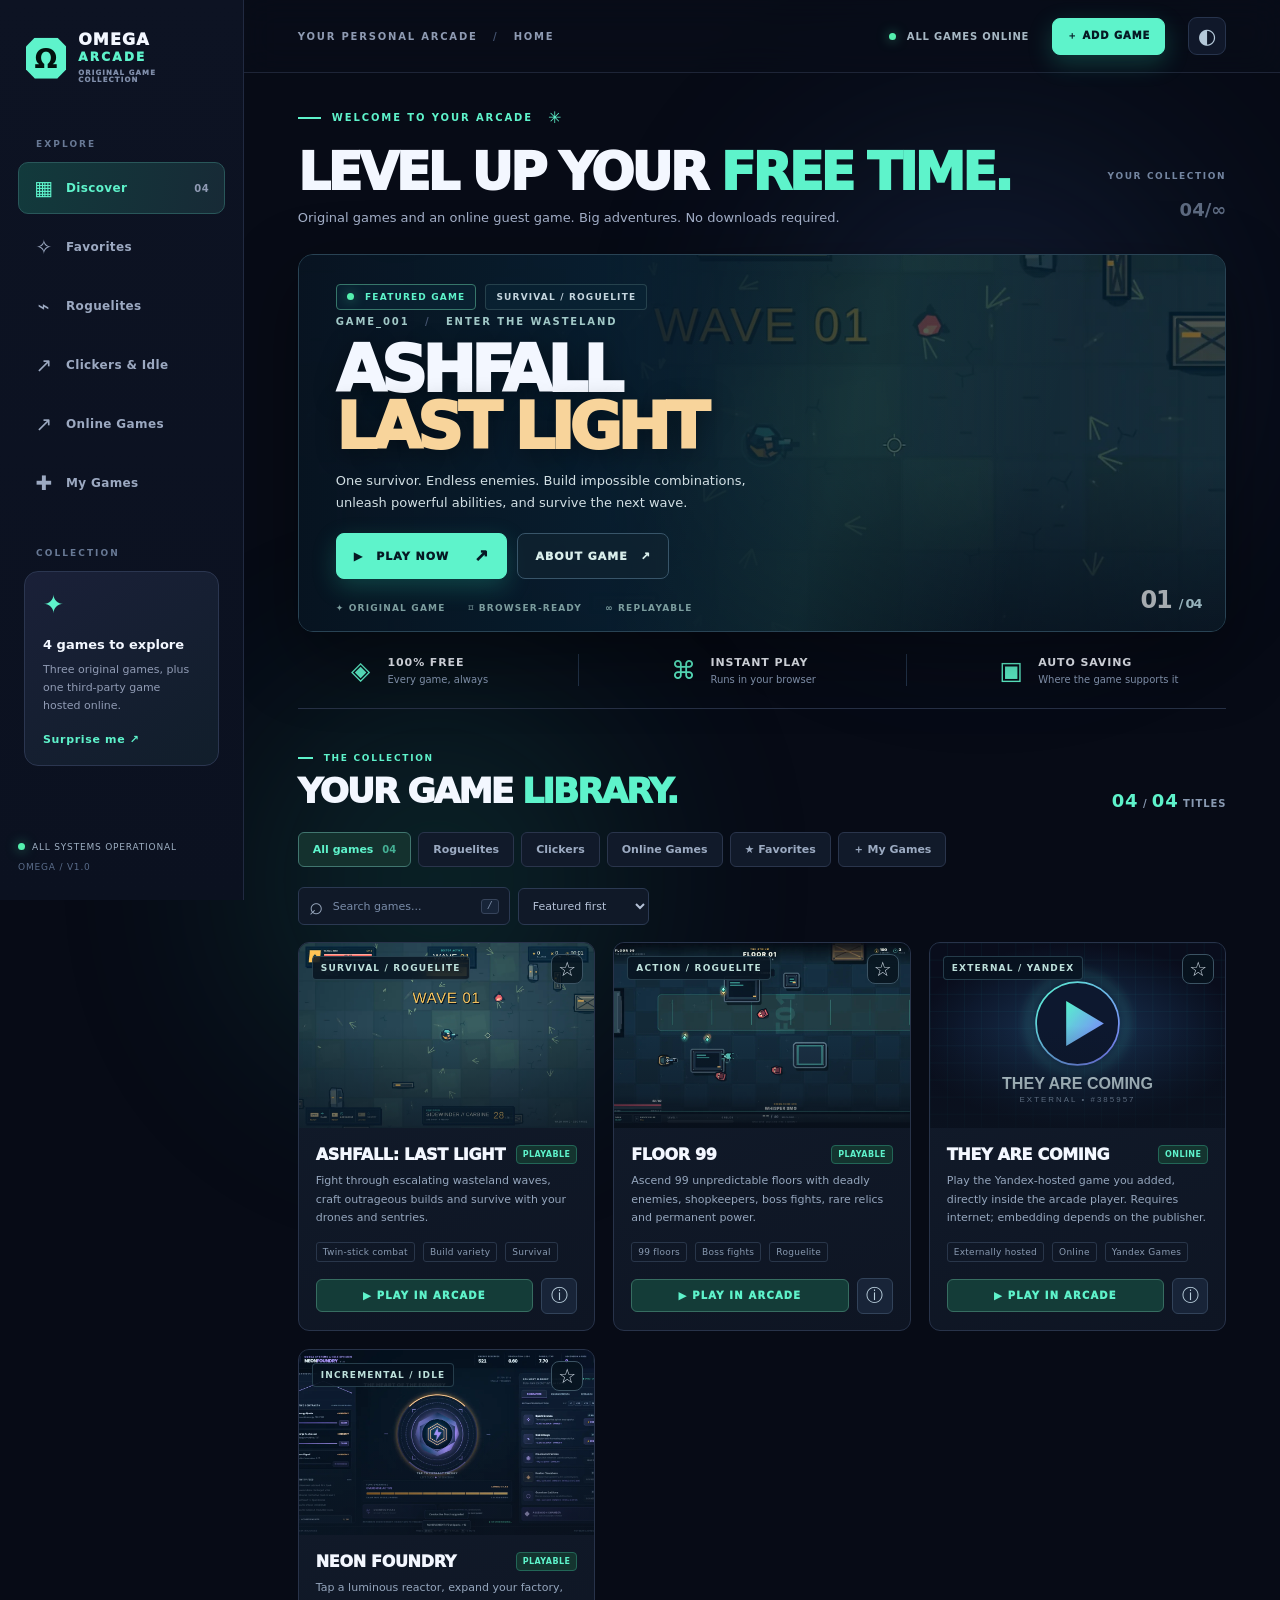
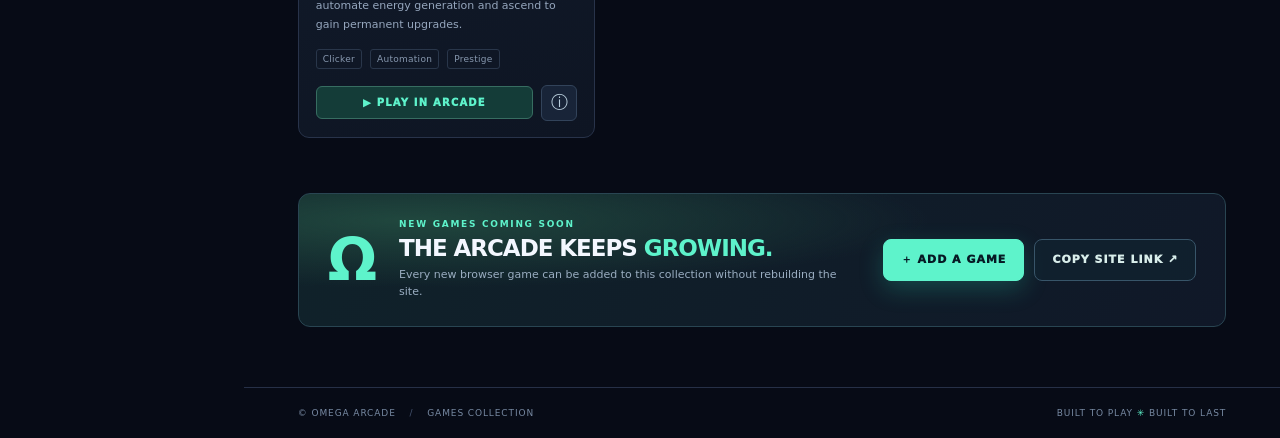
<file: index.html>
<!doctype html>
<html lang="en">
<head>
<meta charset="utf-8">
<meta name="viewport" content="width=device-width,initial-scale=1,viewport-fit=cover">
<meta name="theme-color" content="#070b16">
<meta name="description" content="OMEGA ARCADE — a collection of original browser games. Play ASHFALL, FLOOR 99, NEON FOUNDRY and a Yandex-hosted game.">
<meta property="og:title" content="OMEGA ARCADE | Play Original Browser Games">
<meta property="og:description" content="Survive. Ascend. Build. Three original games plus one externally hosted game.">
<title>OMEGA ARCADE — Your Games, One Universe</title>
<link rel="icon" type="image/svg+xml" href="assets/favicon.svg">
<link rel="stylesheet" href="styles.css?v=addpage3">
<script src="custom-games.js?v=addpage3" defer></script>
<script src="app.js?v=addpage3" defer></script>
</head>
<body>
<a class="skip" href="#library">Skip to game library</a>
<div class="ambient-glow ambient-glow--one" aria-hidden="true"></div><div class="ambient-glow ambient-glow--two" aria-hidden="true"></div>
<div class="app-shell">
<aside class="sidebar" id="sidebar">
  <a href="./" class="brand" aria-label="Omega Arcade homepage"><span class="brand-mark">Ω</span><span class="brand-title">OMEGA<span>ARCADE</span><small>ORIGINAL GAME COLLECTION</small></span></a>
  <div class="sidebar-group-label">EXPLORE</div>
  <nav class="sidebar-nav" aria-label="Main navigation">
    <button class="nav-link active" data-nav="all"><span class="nav-symbol">▦</span><span>Discover</span><span class="nav-counter" id="sideGameCount">04</span></button>
    <button class="nav-link" data-nav="favorites"><span class="nav-symbol">✧</span><span>Favorites</span></button>
    <button class="nav-link" data-nav="roguelite"><span class="nav-symbol">⌁</span><span>Roguelites</span></button>
    <button class="nav-link" data-nav="incremental"><span class="nav-symbol">↗</span><span>Clickers & Idle</span></button>
    <button class="nav-link" data-nav="external"><span class="nav-symbol">↗</span><span>Online Games</span></button>
    <button class="nav-link" data-nav="mygames"><span class="nav-symbol">✚</span><span>My Games</span></button>
  </nav>
  <div class="sidebar-group-label sidebar-group-label--second">COLLECTION</div>
  <div class="sidebar-panel"><div class="sidebar-panel-icon">✦</div><strong id="sideGameSummary">4 games to explore</strong><p>Three original games, plus one third-party game hosted online.</p><button type="button" class="tiny-link" id="randomGame">Surprise me ↗</button></div>
  <div class="sidebar-bottom"><span class="status-dot"></span><span>ALL SYSTEMS OPERATIONAL</span><div>OMEGA / V1.0</div></div>
</aside>
<div class="mobile-sidebar-shade" id="sidebarShade" hidden></div>
<div class="site-main">
  <header class="topbar"><button id="menuBtn" class="icon-btn mobile-menu" title="Open menu" aria-label="Open menu">☰</button><span class="topbar-eyebrow">YOUR PERSONAL ARCADE <span class="sep">/</span> HOME</span><div class="topbar-actions"><span class="topbar-status"><span class="status-dot"></span> ALL GAMES ONLINE</span><a class="btn btn-primary add-top" href="add.html">＋ ADD GAME</a><button type="button" class="icon-btn" id="themeBtn" aria-label="Switch color theme" title="Switch color theme">◐</button></div></header>
  <main class="content">
    <section class="intro" aria-labelledby="introTitle"><div class="eyebrow"><span class="line"></span> WELCOME TO YOUR ARCADE <span class="eyebrow-cross">✳</span></div><div class="title-row"><div><h1 id="introTitle">LEVEL UP YOUR <em>FREE TIME.</em></h1><p>Original games and an online guest game. Big adventures. No downloads required.</p></div><div class="side-count"><span>YOUR COLLECTION</span><strong><span id="headlineGameCount">04</span><span>/∞</span></strong></div></div></section>
    <section class="hero" aria-label="Featured game"><div class="hero-image" aria-hidden="true"></div><div class="hero-gloss" aria-hidden="true"></div><div class="hero-content"><div class="hero-pills"><span class="pill pill--live"><span class="status-dot"></span> FEATURED GAME</span><span class="pill">SURVIVAL / ROGUELITE</span></div><div class="hero-copy"><span class="hero-mini">GAME_001 <span class="sep">/</span> ENTER THE WASTELAND</span><h2>ASHFALL<br><span>LAST LIGHT</span></h2><p>One survivor. Endless enemies. Build impossible combinations, unleash powerful abilities, and survive the next wave.</p><div class="hero-buttons"><a class="btn btn-primary" href="play.html?game=ashfall"><span>▶</span> PLAY NOW <span class="btn-arrow">↗</span></a><button class="btn btn-ghost" type="button" data-details="ashfall">ABOUT GAME <span>↗</span></button></div></div><div class="hero-bottom"><span>✦ ORIGINAL GAME</span><span>⌑ BROWSER-READY</span><span>∞ REPLAYABLE</span></div></div><div class="hero-index">01 <span>/ 04</span></div></section>
    <section class="stat-strip" aria-label="Arcade highlights"><div class="strip-item"><span class="strip-icon">◈</span><div><strong>100% FREE</strong><span>Every game, always</span></div></div><div class="strip-separator"></div><div class="strip-item"><span class="strip-icon">⌘</span><div><strong>INSTANT PLAY</strong><span>Runs in your browser</span></div></div><div class="strip-separator"></div><div class="strip-item"><span class="strip-icon">▣</span><div><strong>AUTO SAVING</strong><span>Where the game supports it</span></div></div></section>
    <section class="library-section" id="library"><div class="section-heading"><div><div class="eyebrow small"><span class="line"></span> THE COLLECTION</div><h2>YOUR GAME <em>LIBRARY.</em></h2></div><div class="library-number"><span id="visibleCount">04</span> / <span id="totalGameCount">04</span> TITLES</div></div>
      <div class="toolbar"><div class="category-pills" role="group" aria-label="Filter games"><button class="filter-pill selected" data-filter="all">All games <span>04</span></button><button class="filter-pill" data-filter="roguelite">Roguelites</button><button class="filter-pill" data-filter="incremental">Clickers</button><button class="filter-pill" data-filter="external">Online Games</button><button class="filter-pill" data-filter="favorites">★ Favorites</button><button class="filter-pill" data-filter="mygames">＋ My Games</button></div><div class="tools-right"><label class="search-box"><span aria-hidden="true">⌕</span><input id="gameSearch" type="search" placeholder="Search games..." autocomplete="off" aria-label="Search games"><kbd>/</kbd></label><select id="sortSelect" class="sort-select" aria-label="Sort games"><option value="featured">Featured first</option><option value="name">Name A–Z</option><option value="recent">Recently played</option></select></div></div>
      <div class="game-grid" id="gameGrid"></div><div id="emptyState" class="empty-state" hidden><div class="empty-icon">⌕</div><h3>Nothing in this sector.</h3><p>Try another search or category to find your next adventure.</p><button class="btn btn-ghost" id="clearFilters">SHOW ALL GAMES</button></div>
    </section>
    <section class="bottom-cta"><div class="cta-icon">Ω</div><div><div class="eyebrow small">NEW GAMES COMING SOON</div><h2>THE ARCADE KEEPS <em>GROWING.</em></h2><p>Every new browser game can be added to this collection without rebuilding the site.</p></div><div class="cta-actions"><a class="btn btn-primary" href="add.html">＋ ADD A GAME</a><button type="button" id="copySiteLink" class="btn btn-ghost">COPY SITE LINK ↗</button></div></section>
  </main>
  <footer class="footer"><span>© OMEGA ARCADE <span class="sep">/</span> GAMES COLLECTION</span><span>BUILT TO PLAY <span class="footer-star">✳</span> BUILT TO LAST</span></footer>
</div>
</div>
<dialog id="detailsDialog" class="details-dialog" aria-labelledby="detailsTitle"><div class="details-dialog-body"><button id="closeDetails" class="dialog-close" aria-label="Close game details">×</button><img id="detailsImage" src="assets/ashfall.webp" alt="Game screenshot"><div class="details-content"><span id="detailsCategory" class="eyebrow small">GAME DETAIL</span><h2 id="detailsTitle">ASHFALL</h2><p id="detailsDescription"></p><div id="detailsTags" class="detail-tags"></div><h3>HOW TO PLAY</h3><p id="detailsControls"></p><div class="details-actions"><a id="detailsPlay" class="btn btn-primary" href="play.html?game=ashfall">▶ PLAY GAME</a><button type="button" id="detailsFavorite" class="btn btn-ghost">☆ SAVE TO FAVORITES</button></div></div></div></dialog>
<div id="toast" class="toast" role="status" aria-live="polite"></div>

</body>
</html>
</file>
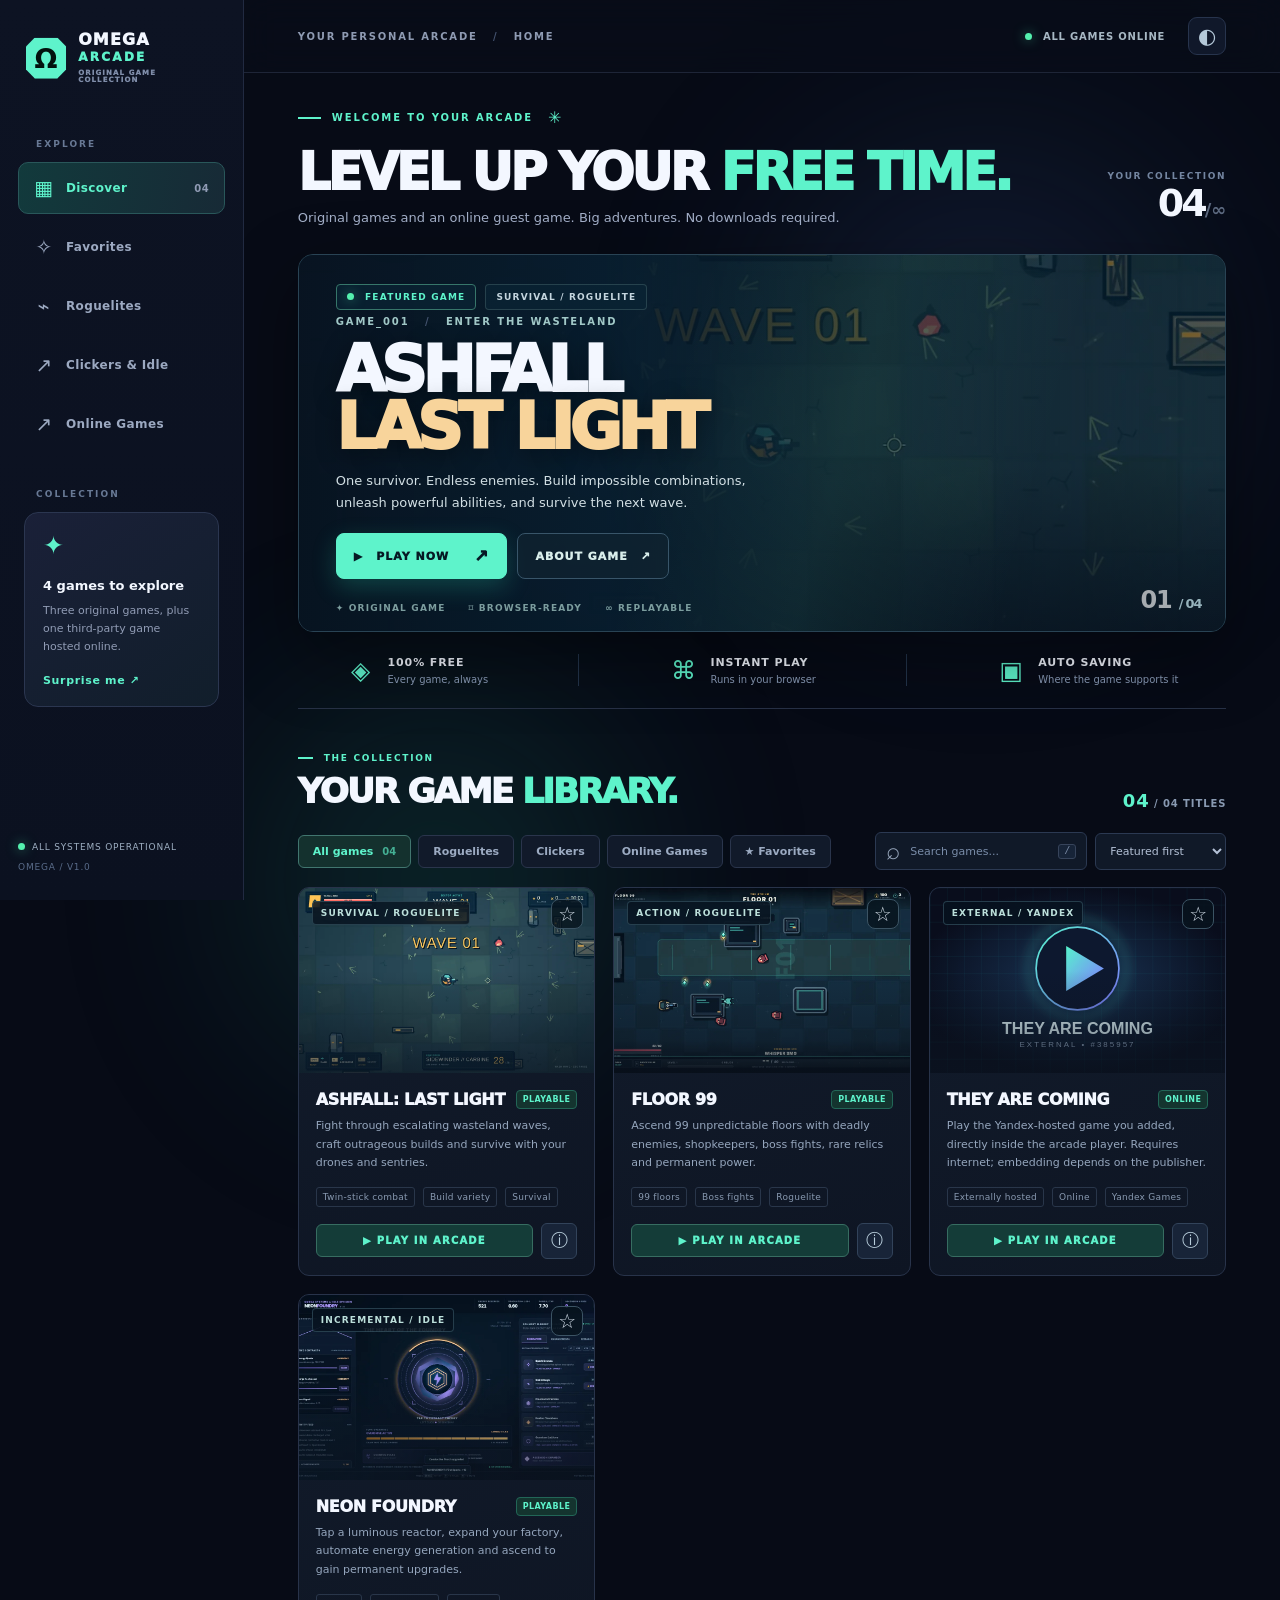
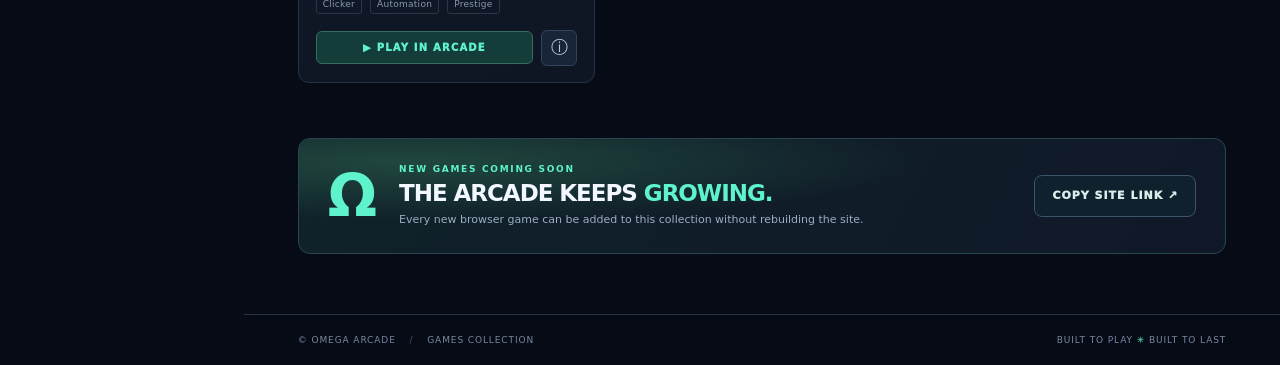
<file: OMEGA_ARCADE_READY_TO_UPLOAD/index.html>
<!doctype html>
<html lang="en">
<head>
<meta charset="utf-8">
<meta name="viewport" content="width=device-width,initial-scale=1,viewport-fit=cover">
<meta name="theme-color" content="#070b16">
<meta name="description" content="OMEGA ARCADE — a collection of original browser games. Play ASHFALL, FLOOR 99, NEON FOUNDRY and a Yandex-hosted game.">
<meta property="og:title" content="OMEGA ARCADE | Play Original Browser Games">
<meta property="og:description" content="Survive. Ascend. Build. Three original games plus one externally hosted game.">
<title>OMEGA ARCADE — Your Games, One Universe</title>
<link rel="icon" type="image/svg+xml" href="assets/favicon.svg">
<link rel="stylesheet" href="styles.css">
<script src="app.js" defer></script>
</head>
<body>
<a class="skip" href="#library">Skip to game library</a>
<div class="ambient-glow ambient-glow--one" aria-hidden="true"></div><div class="ambient-glow ambient-glow--two" aria-hidden="true"></div>
<div class="app-shell">
<aside class="sidebar" id="sidebar">
  <a href="./" class="brand" aria-label="Omega Arcade homepage"><span class="brand-mark">Ω</span><span class="brand-title">OMEGA<span>ARCADE</span><small>ORIGINAL GAME COLLECTION</small></span></a>
  <div class="sidebar-group-label">EXPLORE</div>
  <nav class="sidebar-nav" aria-label="Main navigation">
    <button class="nav-link active" data-nav="all"><span class="nav-symbol">▦</span><span>Discover</span><span class="nav-counter">04</span></button>
    <button class="nav-link" data-nav="favorites"><span class="nav-symbol">✧</span><span>Favorites</span></button>
    <button class="nav-link" data-nav="roguelite"><span class="nav-symbol">⌁</span><span>Roguelites</span></button>
    <button class="nav-link" data-nav="incremental"><span class="nav-symbol">↗</span><span>Clickers & Idle</span></button>
    <button class="nav-link" data-nav="external"><span class="nav-symbol">↗</span><span>Online Games</span></button>
  </nav>
  <div class="sidebar-group-label sidebar-group-label--second">COLLECTION</div>
  <div class="sidebar-panel"><div class="sidebar-panel-icon">✦</div><strong>4 games to explore</strong><p>Three original games, plus one third-party game hosted online.</p><button type="button" class="tiny-link" id="randomGame">Surprise me ↗</button></div>
  <div class="sidebar-bottom"><span class="status-dot"></span><span>ALL SYSTEMS OPERATIONAL</span><div>OMEGA / V1.0</div></div>
</aside>
<div class="mobile-sidebar-shade" id="sidebarShade" hidden></div>
<div class="site-main">
  <header class="topbar"><button id="menuBtn" class="icon-btn mobile-menu" title="Open menu" aria-label="Open menu">☰</button><span class="topbar-eyebrow">YOUR PERSONAL ARCADE <span class="sep">/</span> HOME</span><div class="topbar-actions"><span class="topbar-status"><span class="status-dot"></span> ALL GAMES ONLINE</span><button type="button" class="icon-btn" id="themeBtn" aria-label="Switch color theme" title="Switch color theme">◐</button></div></header>
  <main class="content">
    <section class="intro" aria-labelledby="introTitle"><div class="eyebrow"><span class="line"></span> WELCOME TO YOUR ARCADE <span class="eyebrow-cross">✳</span></div><div class="title-row"><div><h1 id="introTitle">LEVEL UP YOUR <em>FREE TIME.</em></h1><p>Original games and an online guest game. Big adventures. No downloads required.</p></div><div class="side-count"><span>YOUR COLLECTION</span><strong>04<span>/∞</span></strong></div></div></section>
    <section class="hero" aria-label="Featured game"><div class="hero-image" aria-hidden="true"></div><div class="hero-gloss" aria-hidden="true"></div><div class="hero-content"><div class="hero-pills"><span class="pill pill--live"><span class="status-dot"></span> FEATURED GAME</span><span class="pill">SURVIVAL / ROGUELITE</span></div><div class="hero-copy"><span class="hero-mini">GAME_001 <span class="sep">/</span> ENTER THE WASTELAND</span><h2>ASHFALL<br><span>LAST LIGHT</span></h2><p>One survivor. Endless enemies. Build impossible combinations, unleash powerful abilities, and survive the next wave.</p><div class="hero-buttons"><a class="btn btn-primary" href="play.html?game=ashfall"><span>▶</span> PLAY NOW <span class="btn-arrow">↗</span></a><button class="btn btn-ghost" type="button" data-details="ashfall">ABOUT GAME <span>↗</span></button></div></div><div class="hero-bottom"><span>✦ ORIGINAL GAME</span><span>⌑ BROWSER-READY</span><span>∞ REPLAYABLE</span></div></div><div class="hero-index">01 <span>/ 04</span></div></section>
    <section class="stat-strip" aria-label="Arcade highlights"><div class="strip-item"><span class="strip-icon">◈</span><div><strong>100% FREE</strong><span>Every game, always</span></div></div><div class="strip-separator"></div><div class="strip-item"><span class="strip-icon">⌘</span><div><strong>INSTANT PLAY</strong><span>Runs in your browser</span></div></div><div class="strip-separator"></div><div class="strip-item"><span class="strip-icon">▣</span><div><strong>AUTO SAVING</strong><span>Where the game supports it</span></div></div></section>
    <section class="library-section" id="library"><div class="section-heading"><div><div class="eyebrow small"><span class="line"></span> THE COLLECTION</div><h2>YOUR GAME <em>LIBRARY.</em></h2></div><div class="library-number"><span id="visibleCount">04</span> / 04 TITLES</div></div>
      <div class="toolbar"><div class="category-pills" role="group" aria-label="Filter games"><button class="filter-pill selected" data-filter="all">All games <span>04</span></button><button class="filter-pill" data-filter="roguelite">Roguelites</button><button class="filter-pill" data-filter="incremental">Clickers</button><button class="filter-pill" data-filter="external">Online Games</button><button class="filter-pill" data-filter="favorites">★ Favorites</button></div><div class="tools-right"><label class="search-box"><span aria-hidden="true">⌕</span><input id="gameSearch" type="search" placeholder="Search games..." autocomplete="off" aria-label="Search games"><kbd>/</kbd></label><select id="sortSelect" class="sort-select" aria-label="Sort games"><option value="featured">Featured first</option><option value="name">Name A–Z</option><option value="recent">Recently played</option></select></div></div>
      <div class="game-grid" id="gameGrid"></div><div id="emptyState" class="empty-state" hidden><div class="empty-icon">⌕</div><h3>Nothing in this sector.</h3><p>Try another search or category to find your next adventure.</p><button class="btn btn-ghost" id="clearFilters">SHOW ALL GAMES</button></div>
    </section>
    <section class="bottom-cta"><div class="cta-icon">Ω</div><div><div class="eyebrow small">NEW GAMES COMING SOON</div><h2>THE ARCADE KEEPS <em>GROWING.</em></h2><p>Every new browser game can be added to this collection without rebuilding the site.</p></div><button type="button" id="copySiteLink" class="btn btn-ghost">COPY SITE LINK ↗</button></section>
  </main>
  <footer class="footer"><span>© OMEGA ARCADE <span class="sep">/</span> GAMES COLLECTION</span><span>BUILT TO PLAY <span class="footer-star">✳</span> BUILT TO LAST</span></footer>
</div>
</div>
<dialog id="detailsDialog" class="details-dialog" aria-labelledby="detailsTitle"><div class="details-dialog-body"><button id="closeDetails" class="dialog-close" aria-label="Close game details">×</button><img id="detailsImage" src="assets/ashfall.webp" alt="Game screenshot"><div class="details-content"><span id="detailsCategory" class="eyebrow small">GAME DETAIL</span><h2 id="detailsTitle">ASHFALL</h2><p id="detailsDescription"></p><div id="detailsTags" class="detail-tags"></div><h3>HOW TO PLAY</h3><p id="detailsControls"></p><div class="details-actions"><a id="detailsPlay" class="btn btn-primary" href="play.html?game=ashfall">▶ PLAY GAME</a><button type="button" id="detailsFavorite" class="btn btn-ghost">☆ SAVE TO FAVORITES</button></div></div></div></dialog>
<div id="toast" class="toast" role="status" aria-live="polite"></div>
</body>
</html>
</file>
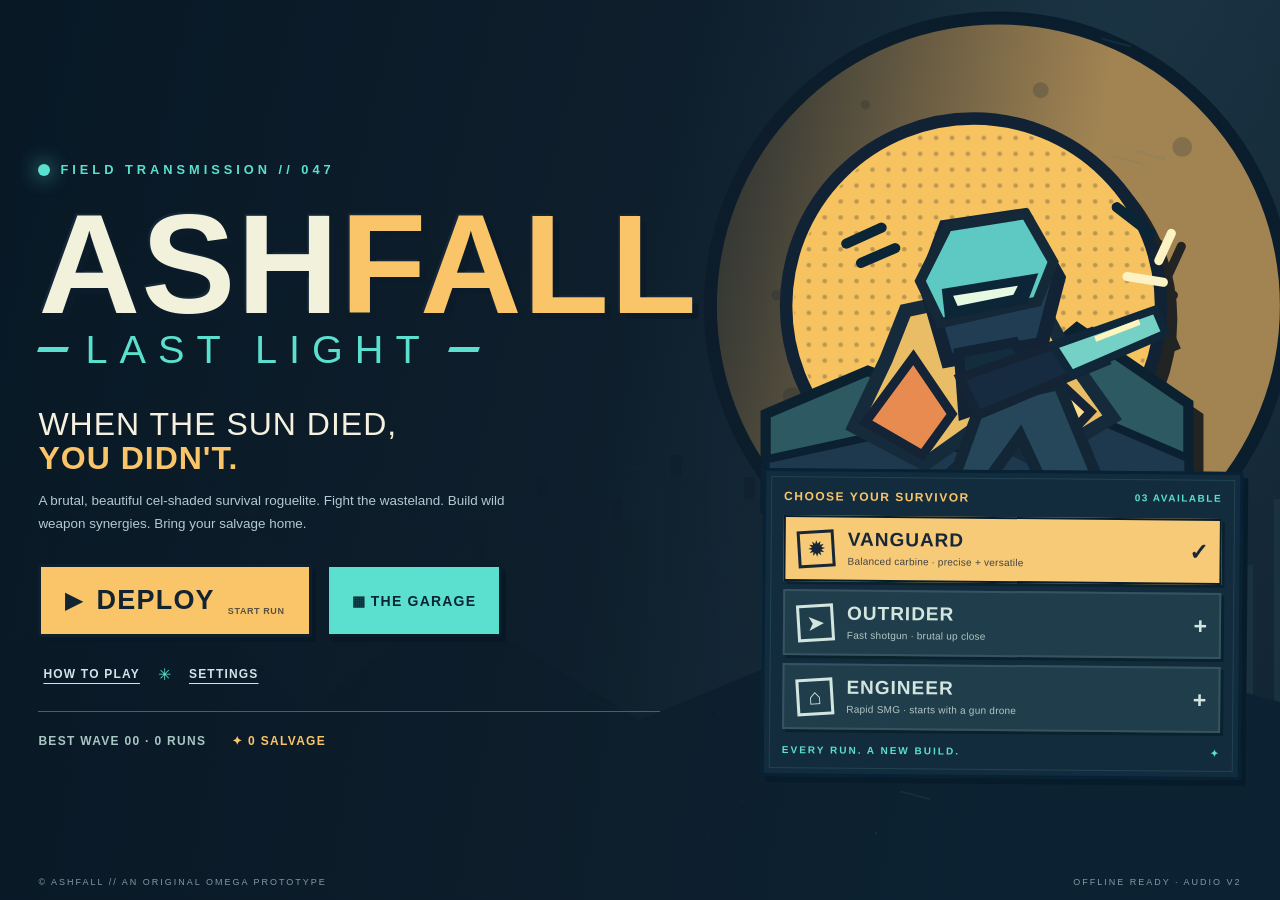
<file: games/ashfall/index.html>
<!DOCTYPE html>
<html lang="en">
<head>
<meta charset="utf-8">
<meta name="viewport" content="width=device-width,initial-scale=1,viewport-fit=cover">
<meta name="theme-color" content="#101b29">
<title>ASHFALL: LAST LIGHT — Cel-Shaded Survival Roguelite</title>
<style>
:root{--ink:#0b1b2c;--ink2:#15283a;--paper:#f8e9bb;--paper2:#dfd3ae;--gold:#fac569;--gold2:#ffdc87;--teal:#5be0d0;--mint:#d5f5e5;--coral:#fd6c70;--white:#f6f1df;--line:#091d2a;--dim:#adbac5;--shadow:6px 7px 0 #091d2c}
*{box-sizing:border-box}html,body{width:100%;height:100%;margin:0;overflow:hidden}body{background:#101b2c;color:var(--white);font-family:Trebuchet MS,Arial,sans-serif;user-select:none}button,input,select{font:inherit}button{cursor:pointer}button:focus-visible,input:focus-visible,select:focus-visible{outline:3px solid var(--teal);outline-offset:4px}#gameRoot{width:100vw;height:100vh;height:100dvh;position:relative;overflow:hidden}#gameCanvas{position:absolute;inset:0;width:100%;height:100%;display:block;background:#14283a;cursor:crosshair}.grain{position:absolute;inset:0;pointer-events:none;opacity:.15;background-image:repeating-linear-gradient(0deg,transparent 0px,transparent 3px,rgba(255,255,255,.026) 4px),radial-gradient(circle at 70% 30%,rgba(255,255,255,.06),transparent 40%);mix-blend-mode:screen}.hurt-overlay{position:absolute;inset:0;pointer-events:none;background:radial-gradient(ellipse closest-side,transparent 60%,rgba(252,61,70,.58) 120%);opacity:0;transition:opacity .13s;z-index:6}#screens{position:absolute;inset:0;pointer-events:none;z-index:8}.screen{position:absolute;inset:0;display:none;pointer-events:none}.screen.active{display:flex;pointer-events:auto}.menu-screen{align-items:center;justify-content:center;background:linear-gradient(100deg,rgba(8,24,37,.98) 0%,rgba(13,28,41,.94) 47%,rgba(12,29,41,.35) 78%)}.menu-content{display:grid;grid-template-columns:minmax(420px,1.08fr) minmax(350px,.92fr);gap:clamp(20px,4vw,70px);width:min(1520px,94vw);max-height:94vh;align-items:center}.title-block{padding:30px 0 20px}.sticker{display:inline-flex;align-items:center;gap:10px;font-size:clamp(10px,1vw,14px);letter-spacing:4px;font-weight:900;color:var(--teal)}.sticker-dot{width:12px;height:12px;border-radius:50%;background:var(--teal);box-shadow:0 0 20px var(--teal)}h1,h2,h3,p{margin-top:0}h1,h2{font-family:Impact,Arial Black,sans-serif;letter-spacing:1.5px;text-transform:uppercase;line-height:.87}h1{font-size:clamp(82px,11vw,174px);margin:24px 0 0;color:#f2f1dc;text-shadow:6px 6px 0 #0b1b29,-2px -2px 0 #14283a}h1 span,h2 span{color:var(--gold)}.subtitle{display:flex;align-items:center;gap:17px;font-size:clamp(22px,3.1vw,42px);letter-spacing:12px;font-family:Impact,Arial Black,sans-serif;color:var(--teal);margin:1px 0 36px}.subtitle .line{width:30px;height:5px;background:var(--teal);transform:skewX(-20deg)}.tagline{font-family:Impact,Arial Black,sans-serif;line-height:1.05;font-size:clamp(23px,2.5vw,35px);letter-spacing:1px;margin-bottom:15px}.tagline b{color:var(--gold)}.menu-description{color:#b3cad0;max-width:490px;font-size:clamp(12px,1.05vw,16px);line-height:1.7;margin-bottom:28px}.menu-actions{display:flex;gap:14px;align-items:stretch}.btn{border:3px solid var(--line);background:var(--paper);color:var(--ink);padding:13px 23px;font-weight:900;font-size:14px;letter-spacing:1.2px;white-space:nowrap;box-shadow:4px 5px 0 #071926;transform:translateY(0);transition:transform .12s,box-shadow .12s,filter .12s;position:relative;border-radius:3px}.btn:hover:not(:disabled){transform:translateY(-3px);box-shadow:6px 8px 0 #071926;filter:brightness(1.08)}.btn:active:not(:disabled){transform:translateY(3px);box-shadow:1px 1px 0 #071926}.btn:disabled{opacity:.4;cursor:not-allowed;filter:grayscale(.8)}.btn-primary{background:var(--gold);border-color:#101f2c;color:#122332}.btn-secondary{background:var(--teal);color:#0a2635}.btn-outline{background:transparent;border-color:#436170;color:#dbeacb}.btn-giant{font-size:27px;padding:18px 24px;min-width:220px;text-align:left;display:flex;align-items:center;gap:13px}.btn-giant span{font-size:22px}.btn-giant small{font-size:9px;align-self:flex-end;opacity:.7;margin-left:auto;letter-spacing:.6px}.btn-link{background:transparent;color:#d1e4e7;border:0;box-shadow:none;padding:8px 5px;font-size:12px;text-decoration:underline;text-underline-offset:5px}.btn-link:hover{box-shadow:none;transform:none;color:var(--teal)}.minor-actions{display:flex;gap:13px;align-items:center;margin:22px 0;color:var(--teal)}.menu-record{display:flex;gap:26px;color:#a8c6c4;font-weight:900;letter-spacing:1.3px;font-size:12px;border-top:1px solid #456171;padding-top:22px;margin-top:16px}.menu-record span:last-child{color:var(--gold)}.menu-right{position:relative;display:flex;align-items:flex-end;justify-content:center;flex-direction:column;gap:2px}.hero-emblem{width:min(40vw,500px);max-height:42vh;margin:0 auto -32px;display:flex;align-items:center;justify-content:center;animation:heroBob 5s ease-in-out infinite}.hero-emblem svg{width:100%;height:100%;filter:drop-shadow(10px 13px 0 rgba(3,13,25,.8))}@keyframes heroBob{0%,100%{transform:translateY(0)}50%{transform:translateY(-9px)}}.panel-cut{background:#112d3b;border:3px solid #072135;box-shadow:5px 6px 0 #081b2b;position:relative}.panel-cut:after{content:"";position:absolute;pointer-events:none;inset:5px;border:1px solid rgba(125,221,214,.13)}.loadout-panel{width:min(100%,480px);background:#132c3d;transform:rotate(.5deg);padding:18px}.panel-heading{display:flex;justify-content:space-between;color:var(--gold);font-size:12px;letter-spacing:1.5px;font-weight:900;margin-bottom:12px}.panel-heading small{color:var(--teal);font-size:10px}.class-list{display:grid;gap:8px}.class-card{display:grid;grid-template-columns:40px 1fr auto;gap:10px;align-items:center;background:#203d4b;border:2px solid #375362;padding:11px 12px;color:#d2e5df;text-align:left;box-shadow:3px 3px 0 #09222c;transition:background .1s,transform .1s}.class-card:hover{background:#2b5661;transform:translateX(-3px)}.class-card.selected{background:#f7ca77;color:#182738;border-color:#0a1c2b}.class-icon{width:37px;height:37px;border:3px solid currentColor;display:grid;place-items:center;font-size:22px;transform:rotate(-4deg)}.class-info b{display:block;font-family:Impact,Arial Black,sans-serif;letter-spacing:1px;font-size:19px}.class-info small{font-size:10px;letter-spacing:.25px;opacity:.82}.class-check{font-size:23px;font-weight:900}.loadout-foot{font-size:10px;letter-spacing:2px;color:var(--teal);display:flex;justify-content:space-between;font-weight:900;margin-top:15px}.corner-copy{position:absolute;bottom:13px;left:3vw;right:3vw;color:#8499a9;font-size:9px;letter-spacing:2px;display:flex;justify-content:space-between;pointer-events:none}
.menu-backdrop{align-items:center;justify-content:center;background:rgba(7,20,30,.92)}.dark-screen{align-items:center;justify-content:center;background:rgba(5,13,25,.77);backdrop-filter:blur(7px)}.paper-panel{background:var(--paper);color:var(--ink);border:5px solid var(--line);box-shadow:10px 12px 0 #061927;padding:clamp(20px,3vw,40px);max-height:94vh;overflow:auto}.wide-panel{width:min(1100px,94vw)}.section-header{display:flex;justify-content:space-between;align-items:flex-start;gap:18px;margin-bottom:24px}.section-header h2,h2{font-size:clamp(46px,6vw,84px);margin:9px 0 12px}.section-header p{color:#55707a;font-size:14px;line-height:1.5;margin:0}.eyebrow{font-weight:900;letter-spacing:2px;color:var(--teal);font-size:10px;text-transform:uppercase}.eyebrow.ink{color:#2b7d82}.garage-balance{background:#172d3c;color:var(--white);padding:16px 22px;display:flex;align-items:center;justify-content:space-between;letter-spacing:1.5px;font-weight:900}.garage-balance strong{font-family:Impact,Arial Black,sans-serif;font-size:32px;color:var(--gold)}.garage-grid{display:grid;grid-template-columns:repeat(3,minmax(0,1fr));gap:12px;margin:18px 0}.garage-item{border:3px solid #132a3a;background:#fff8df;padding:17px;display:flex;gap:12px;flex-direction:column;justify-content:space-between;min-height:190px;box-shadow:4px 4px 0 #1c3442}.garage-item .g-icon{font-size:29px;color:#1c606a}.garage-item h3{font-family:Impact,Arial Black,sans-serif;font-size:24px;margin:5px 0}.garage-item p{font-size:12px;color:#5b6f76;line-height:1.4;min-height:33px;margin:0}.g-level{display:flex;align-items:center;gap:6px;margin:11px 0}.g-level i{display:block;flex:1;background:#c4c7b6;height:8px;border:1px solid #36494b;transform:skewX(-19deg)}.g-level i.filled{background:#edaf47}.garage-item .btn{font-size:11px;padding:10px}.garage-footer{display:flex;justify-content:space-between;align-items:center;color:#60717a;font-size:10px;letter-spacing:.5px;gap:20px}.danger-link{color:#a33239;text-decoration-color:#a33239}.guide-grid{display:grid;grid-template-columns:repeat(3,1fr);gap:14px;margin-bottom:25px}.guide-card{background:#fff7db;border:3px solid #173141;padding:17px;min-height:172px;box-shadow:3px 4px 0 #345164}.guide-card span{font-size:10px;letter-spacing:2px;color:#3d8e8e;font-weight:900}.guide-card strong{display:block;font-family:Impact,Arial Black,sans-serif;font-size:25px;margin:8px 0 10px;letter-spacing:1px}.guide-card p{font-size:12px;color:#526876;line-height:1.5;margin:0}.settings-panel{width:min(560px,92vw)}.settings-stack{display:grid;gap:17px;margin-top:22px}.settings-stack label{font-weight:900;font-size:12px;letter-spacing:1px;display:flex;flex-wrap:wrap;align-items:center;justify-content:space-between;gap:8px;border-bottom:2px dashed #bcc8bd;padding-bottom:14px}.settings-stack label span{color:#288c91}.settings-stack input[type=range]{width:100%;accent-color:#167d82;cursor:pointer}.settings-stack select{background:#213e4c;color:#f4e8c1;border:2px solid #0b2635;padding:9px;font-weight:900;width:245px}.toggle-row input{width:19px;height:19px;accent-color:#0d9191;cursor:pointer}.toggle-row .switch{display:none}.settings-note{color:#5e7580;font-size:12px;line-height:1.5;margin:20px 0 0}.pause-panel{width:min(440px,90vw);text-align:center}.pause-panel h2{font-size:clamp(72px,8vw,104px)}.pause-panel p{color:#556c77}.stack-buttons{display:grid;gap:12px;margin-top:24px}.stack-buttons .btn{text-align:center}.choice-container{width:min(1150px,96vw);text-align:center}.choice-title h2{font-size:clamp(62px,8vw,120px);margin:8px 0;color:#f5f1e4;text-shadow:6px 7px 0 #081c2c}.choice-title p{color:#c0d2cb;letter-spacing:3px;font-size:12px;font-weight:900}.choice-grid{display:grid;grid-template-columns:repeat(3,minmax(0,1fr));gap:18px;margin:24px 0}.upgrade-card{padding:25px 18px 20px;background:#f2e6c3;color:#162e40;text-align:left;border:4px solid #102735;box-shadow:7px 8px 0 #041523;position:relative;min-height:260px;transition:transform .15s,box-shadow .15s;display:flex;flex-direction:column}.upgrade-card:hover{transform:translateY(-9px) rotate(-1deg);box-shadow:10px 16px 0 #041523}.upgrade-card .rarity{font-size:11px;font-weight:900;letter-spacing:2px;color:#377a79}.upgrade-card.rare{background:#bee7de}.upgrade-card.epic{background:#e3d3fa}.upgrade-icon{font-family:Impact,Arial Black,sans-serif;font-size:60px;color:#1a6370;text-align:center;line-height:1.3;text-shadow:3px 3px #9dc9bf}.upgrade-card.epic .upgrade-icon{color:#7759ae}.upgrade-card h3{font-family:Impact,Arial Black,sans-serif;font-size:27px;letter-spacing:1px;margin:11px 0}.upgrade-card p{font-size:13px;color:#465c66;line-height:1.55;flex:1}.upgrade-level{font-size:10px;font-weight:900;letter-spacing:1px;border-top:2px solid #bccac1;padding-top:12px}.card-key{position:absolute;top:-12px;right:12px;background:#0c2a3b;color:var(--gold);border:2px solid #061b2d;font-family:Impact,Arial,sans-serif;font-size:20px;padding:5px 12px}.choice-hint{color:#9fbbb9;letter-spacing:2px;font-size:11px;font-weight:900}.intermission-panel{width:min(1100px,96vw)}.intermission-panel h2{font-size:75px}.run-wallet{color:#1b5064;font-weight:900;font-size:12px;white-space:nowrap}.run-wallet strong{font-family:Impact,Arial,sans-serif;font-size:29px}.intermission-row{display:grid;grid-template-columns:1fr 1fr;gap:28px}.intermission-row h3{font-family:Impact,Arial Black,sans-serif;font-size:23px;letter-spacing:1.2px;margin:0 0 3px}.small-muted{font-size:12px;color:#55717a;line-height:1.45}.supply-grid,.contract-grid{display:grid;gap:9px}.supply-card,.contract-card{background:#fff7dc;border:3px solid #183142;box-shadow:3px 4px 0 #637d83;padding:13px;text-align:left;color:#12283a;display:flex;justify-content:space-between;gap:10px;align-items:center}.supply-card:hover,.contract-card:hover{background:#e2fbec}.supply-card:disabled{opacity:.44;background:#e5e1d0}.supply-card strong,.contract-card strong{font-family:Impact,Arial Black,sans-serif;letter-spacing:1px;font-size:20px;display:block}.supply-card small,.contract-card small{font-size:11px;color:#4b6c70;display:block;margin-top:3px}.supply-card .cost,.contract-card .cost{font-weight:900;color:#ac7036;white-space:nowrap}.contract-card:nth-child(2){border-color:#ca8a35;background:#ffe6ab}.contract-card:nth-child(3){border-color:#bb4651;background:#ffe0d5}.results-panel{width:min(700px,93vw);text-align:center}.results-panel h2{font-size:clamp(65px,8vw,104px);margin:10px 0}.results-tagline{font-size:12px;color:#5f7680;letter-spacing:2px;font-weight:900}.results-grid{display:grid;grid-template-columns:repeat(2,1fr);gap:12px;margin:25px 0}.results-grid>div{border:3px solid #173242;background:#fff8df;padding:17px}.results-grid span{display:block;color:#426c72;letter-spacing:1.4px;font-size:11px;font-weight:900}.results-grid strong{font:48px Impact,Arial,sans-serif}.results-buttons{display:flex;justify-content:center;gap:10px;flex-wrap:wrap}.global-toast{position:absolute;left:50%;top:115px;transform:translate(-50%,-20px);z-index:30;pointer-events:none;color:#122839;background:#f5dc92;border:3px solid #09283a;box-shadow:5px 6px 0 #081a2b;padding:12px 19px;font-weight:900;letter-spacing:1px;opacity:0;transition:opacity .18s,transform .18s;max-width:90vw;text-align:center}.global-toast.show{opacity:1;transform:translate(-50%,0)}
.hud{position:absolute;inset:0;z-index:5;pointer-events:none}.is-hidden{display:none!important}.hud-top{display:flex;justify-content:space-between;gap:16px;align-items:flex-start;padding:17px max(22px,2.2vw)}.vitals{display:flex;width:340px;gap:13px;padding:12px;background:rgba(11,35,49,.92)}.portrait{display:grid;place-items:center;width:60px;height:65px;flex:none;background:var(--gold);border:3px solid #061a2a;color:#173a47;font:39px Impact,Arial,sans-serif;transform:skewX(-5deg)}.vitals-main{flex:1}.vitals-label{display:flex;justify-content:space-between;font-size:11px;font-weight:900;letter-spacing:1px;margin-bottom:8px}.vitals-label span{color:var(--gold)}.bar{background:#102a39;border:2px solid #091827;height:19px;position:relative;overflow:hidden}.bar span{height:100%;display:block;transition:width .12s;width:100%}.bar.health span{background:linear-gradient(180deg,#ffb0a2 0 36%,#f26d67 37% 100%)}.bar.shield{margin-top:5px;height:12px}.bar.shield span{background:#66cddb}.bar.xp{margin-top:5px;height:8px}.bar.xp span{background:#f8ce6e}.bar-text{position:absolute;inset:0;text-align:center;font-size:10px;font-weight:900;line-height:15px;color:#112938;text-shadow:0 1px rgba(255,255,255,.25)}.bar.shield .bar-text{font-size:8px;line-height:8px;color:#132735}.wave-panel{text-align:center;padding:11px 19px;background:rgba(15,40,55,.91);min-width:235px}.wave-line{font:39px Impact,Arial Black,sans-serif;letter-spacing:2px;margin:4px 0}.wave-line span{color:var(--gold)}.wave-foot{display:flex;gap:14px;justify-content:space-around;font-size:10px;font-weight:900;color:#b5d3ce}.wave-foot span:last-child{color:var(--gold)}.stats-panel{display:flex;padding:14px 17px;gap:20px;background:rgba(15,40,55,.91)}.stat{display:grid;grid-template-columns:auto auto;gap:0 6px;align-items:center}.stat span{color:var(--gold);font-size:22px;grid-row:span 2}.stat strong{font:25px Impact,Arial,sans-serif}.stat small{font-size:8px;font-weight:900;color:#b0c2c8;letter-spacing:1px}.hud-bottom{position:absolute;bottom:18px;left:2.2vw;right:2.2vw;display:flex;align-items:flex-end;justify-content:space-between;gap:13px}.ability-list{display:flex;gap:0;background:rgba(12,34,49,.91);padding:8px}.ability{min-width:90px;display:grid;grid-template-columns:auto auto;gap:2px 9px;align-items:center;padding:6px 11px;border-right:1px solid #335665}.ability:last-child{border-right:none}kbd{font-family:Trebuchet MS,Arial,sans-serif;font-size:10px;font-weight:900;padding:4px 5px;color:#152738;border:2px solid #101f2a;background:#e9d6a4;grid-row:span 2}.ability-icon{font-size:19px;color:var(--teal)}.ability b{font-size:10px;letter-spacing:.6px}.ability small{font-size:9px;color:var(--gold);font-weight:900}.ammo-panel{display:flex;gap:20px;align-items:center;min-width:265px;padding:13px 18px;background:rgba(12,34,49,.91)}.ammo-panel strong{display:block;font:24px Impact,Arial Black,sans-serif;letter-spacing:1px}.mini-hint{font-size:9px;color:#9fb7bc;font-weight:900;white-space:nowrap}.ammo-count{display:flex;align-items:baseline;margin-left:auto;gap:4px}.ammo-count strong{font:46px Impact,Arial Black,sans-serif;color:var(--gold)}.ammo-count span{font:13px Impact,Arial Black,sans-serif;color:#b1c7c6}.quick-help{font-size:10px;color:#a8c4c2;font-weight:900;letter-spacing:1.5px;margin-bottom:7px}.quick-help span{color:var(--gold)}.boss-hud{position:absolute;top:135px;left:50%;transform:translateX(-50%);width:min(640px,70vw);background:#0c2335;padding:11px;border:3px solid #082131}.boss-caption{display:flex;justify-content:space-between;gap:10px;align-items:center;font-size:11px;font-weight:900;letter-spacing:2px;margin-bottom:8px}.boss-caption span{color:#fa9290}.boss-caption strong{color:var(--gold);font-family:Impact,Arial,sans-serif;font-size:21px}.boss-bar{height:21px;background:#3b3441}.boss-bar span{background:#f16c69}.wave-toast{position:absolute;top:25%;left:50%;transform:translateX(-50%) scale(.92);font:clamp(37px,5vw,76px) Impact,Arial Black,sans-serif;white-space:nowrap;color:var(--gold);text-shadow:5px 5px #081624,-2px -2px #0a2636;opacity:0;transition:opacity .18s,transform .18s;letter-spacing:4px}.wave-toast.show{opacity:1;transform:translateX(-50%) scale(1)}
@media(max-width:1100px){.menu-content{grid-template-columns:minmax(320px,1fr) minmax(290px,.95fr);gap:20px}.hero-emblem{max-height:32vh}.menu-description{margin-bottom:15px}.loadout-panel{padding:13px}.class-card{padding:7px 9px}.title-block{padding-top:10px}.hud-top{padding:10px}.stats-panel{gap:11px}.vitals{width:275px}.wave-panel{min-width:190px}.wave-line{font-size:30px}.quick-help{display:none}}@media(max-width:750px){.menu-content{display:block;overflow:auto;max-height:calc(100vh - 50px);padding:15px}.menu-right{width:100%;align-items:center}.hero-emblem{display:none}.loadout-panel{margin-top:14px;max-width:500px}.menu-record{font-size:10px}.menu-actions{flex-wrap:wrap}.menu-screen{align-items:flex-start}.corner-copy{display:none}.garage-grid,.guide-grid{grid-template-columns:repeat(2,1fr)}.choice-grid{gap:8px}.upgrade-card{padding:14px 9px;min-height:220px}.upgrade-card h3{font-size:21px}.upgrade-card p{font-size:11px}.upgrade-icon{font-size:40px}.intermission-row{grid-template-columns:1fr}.hud-top{gap:6px}.vitals{width:190px;padding:7px;gap:5px}.portrait{display:none}.stats-panel{padding:7px;gap:6px}.stat strong{font-size:17px}.stat span{font-size:14px}.stat small{font-size:6px}.wave-panel{min-width:100px;padding:8px}.wave-foot{display:none}.wave-line{font-size:24px}.wave-panel .eyebrow{font-size:7px}.hud-bottom{left:6px;right:6px;bottom:6px}.ability{min-width:auto;padding:4px;gap:1px 4px}.ability-icon{display:none}.ability small{font-size:7px}.ability b{font-size:8px}.ammo-panel{min-width:140px;padding:8px;gap:6px}.ammo-panel strong{font-size:16px}.ammo-count strong{font-size:28px}.ammo-panel .eyebrow,.mini-hint{display:none}}@media(max-height:710px){.menu-right .hero-emblem{max-height:28vh;margin-bottom:-32px}.title-block{padding-top:0}h1{margin:5px 0 0;font-size:clamp(75px,9vw,125px)}.subtitle{margin-bottom:16px}.tagline{font-size:25px}.menu-description{line-height:1.4;margin-bottom:15px}.minor-actions{margin:9px 0}.menu-record{margin-top:7px;padding-top:10px}.paper-panel{max-height:96vh}.choice-title h2{font-size:60px}.choice-grid{margin:10px 0}.upgrade-card{min-height:190px}.upgrade-icon{font-size:39px}.upgrade-card p{font-size:11px}.upgrade-card h3{font-size:22px}.hud-bottom{bottom:7px}}

/* ASHFALL AUDIO STUDIO V2 */
.sound-lab-actions { display:flex; flex-wrap:wrap; gap:12px; margin:18px 0 7px; }
.sound-lab-actions .btn { flex:1; min-width:180px; font-size:12px; }
.settings-panel { max-height:min(95dvh,950px); overflow-y:auto; scrollbar-width:thin; }
.settings-stack { gap:clamp(7px,1.0vh,12px); }
.settings-panel label { min-height:42px; }
.settings-panel input[type=range] { accent-color:#e0a45d; }
@media(max-height:740px){ .settings-panel { padding:24px 30px; } .settings-panel .section-header h2 { font-size:clamp(38px,4.5vw,58px); } .sound-lab-actions { margin-top:8px; } }
@media(max-width:560px){ .sound-lab-actions .btn { min-width:100%; } }
/* Audio control panel: keep the return action visible at every width. */
.settings-panel {width:min(680px,94vw);max-height:min(94dvh,920px);padding:clamp(20px,3vw,34px);}
.settings-panel .section-header {gap:10px;margin-bottom:12px;align-items:center;}
.settings-panel .section-header h2 {font-size:clamp(34px,4.1vw,58px);line-height:1;margin:9px 0;letter-spacing:-.035em;}
.settings-panel .section-header > div {min-width:0;flex:1;}
#btnSettingsBack {flex-shrink:0;font-size:11px;padding:11px 15px;white-space:nowrap;}
.settings-panel .settings-stack {margin-top:12px;gap:8px;}
.settings-panel .settings-stack label {min-height:34px;padding-bottom:8px;}
.settings-panel .settings-note {margin-top:10px;}
.settings-panel .sound-lab-actions .btn-outline {background:#203d4d;color:#fff4d7;border-color:#102b39;}
.settings-panel .sound-lab-actions .btn:hover {filter:brightness(1.07);}
@media(max-width:560px){.settings-panel .section-header h2{font-size:clamp(29px,7.2vw,43px)}#btnSettingsBack{font-size:10px;padding:9px 10px}}

</style>
</head>
<body>
<div id="gameRoot">
  <canvas id="gameCanvas" aria-label="ASHFALL top-down survival arena"></canvas>
  <div class="grain" aria-hidden="true"></div>
  <div id="hurtOverlay" class="hurt-overlay" aria-hidden="true"></div>

  <div id="hud" class="hud is-hidden" aria-live="off">
    <div class="hud-top">
      <div class="vitals panel-cut">
        <div class="portrait">✦</div>
        <div class="vitals-main">
          <div class="vitals-label"><b id="hudPilot">VANGUARD</b><span>LV <b id="hudLevel">1</b></span></div>
          <div class="bar health"><span id="hudHpBar"></span><div class="bar-text" id="hudHpText">100 / 100</div></div>
          <div class="bar shield"><span id="hudShieldBar"></span><div class="bar-text" id="hudShieldText">20 SHIELD</div></div>
          <div class="bar xp"><span id="hudXpBar"></span></div>
        </div>
      </div>
      <div class="wave-panel panel-cut">
        <div class="eyebrow" id="hudPhase">SECTOR ACTIVE</div>
        <div class="wave-line">WAVE <span id="hudWave">01</span></div>
        <div class="wave-foot"><span id="hudThreats">0 HOSTILES</span><span id="hudModifier">NO MODIFIER</span></div>
      </div>
      <div class="stats-panel panel-cut">
        <div class="stat"><span>✦</span><strong id="hudScrap">0</strong><small>SALVAGE</small></div>
        <div class="stat"><span>✕</span><strong id="hudKills">0</strong><small>ELIMS</small></div>
        <div class="stat"><span>◷</span><strong id="hudTime">00:00</strong><small>SURVIVAL</small></div>
      </div>
    </div>
    <div id="bossHud" class="boss-hud is-hidden"><div class="boss-caption"><span>⚠ THREAT IDENTIFIED</span><strong id="bossName">THE ANVIL</strong></div><div class="bar boss-bar"><span id="bossBar"></span></div></div>
    <div id="waveToast" class="wave-toast" aria-live="polite"></div>
    <div class="hud-bottom">
      <div class="ability-list panel-cut">
        <div class="ability"><kbd>SHIFT</kbd><span class="ability-icon">➜</span><b>DASH</b><small id="hudDash">READY</small></div>
        <div class="ability"><kbd>Q</kbd><span class="ability-icon">◎</span><b>ARC BURST</b><small id="hudPulse">READY</small></div>
        <div class="ability" id="abilitySentry"><kbd>E</kbd><span class="ability-icon">⌂</span><b>SENTRY</b><small id="hudTurret">LOCKED</small></div>
      </div>
      <div class="ammo-panel panel-cut"><div><div class="eyebrow">EQUIPPED</div><strong id="hudWeapon">SIDEWINDER</strong><span class="mini-hint">LMB SHOOT · R RELOAD</span></div><div class="ammo-count"><strong id="hudAmmo">28</strong><span id="hudReserve">/ ∞</span></div></div>
      <div class="quick-help">WASD MOVE <span>·</span> ESC PAUSE</div>
    </div>
  </div>

  <main id="screens">
    <section id="screen-menu" class="screen active menu-screen" aria-label="Main menu">
      <div class="menu-content">
        <div class="title-block">
          <span class="sticker"><span class="sticker-dot"></span> FIELD TRANSMISSION // 047</span>
          <h1>ASH<span>FALL</span></h1>
          <div class="subtitle"><span class="line"></span> LAST LIGHT <span class="line"></span></div>
          <p class="tagline">WHEN THE SUN DIED,<br><b>YOU DIDN'T.</b></p>
          <p class="menu-description">A brutal, beautiful cel-shaded survival roguelite. Fight the wasteland. Build wild weapon synergies. Bring your salvage home.</p>
          <div class="menu-actions">
            <button id="btnDeploy" class="btn btn-primary btn-giant"><span>▶</span> DEPLOY <small>START RUN</small></button>
            <button id="btnGarage" class="btn btn-secondary">▦ THE GARAGE</button>
          </div>
          <div class="minor-actions"><button id="btnHow" class="btn btn-link">HOW TO PLAY</button><span>✳</span><button id="btnSettings" class="btn btn-link">SETTINGS</button></div>
          <div class="menu-record"><span id="menuRecord">BEST WAVE 01</span><span id="menuWallet">✦ 0 SALVAGE</span></div>
        </div>
        <div class="menu-right">
          <div class="hero-emblem" aria-hidden="true"><svg viewBox="0 0 440 420" role="img" aria-label="Illustrated wasteland ranger"><defs><pattern id="dots" width="14" height="14" patternUnits="userSpaceOnUse"><circle cx="2" cy="2" r="2" fill="#152338" opacity=".28"/></pattern></defs><circle cx="217" cy="206" r="165" fill="#f6c360" stroke="#112234" stroke-width="11"/><circle cx="217" cy="206" r="158" fill="url(#dots)"/><path d="M34 301l90-38 41 15 33-39 63 25 47-39 98 67v92H34z" fill="#2d5962" stroke="#0c2130" stroke-width="9"/><path d="M34 341l120-26 66 22 107-31 79 34v44H34z" fill="#1e394d" stroke="#0b2030" stroke-width="7"/><path d="M157 210l-17 43-28 59 62 33 44-31 56 29 65-39-37-52-36-65z" fill="#e8bd65" stroke="#152b3c" stroke-width="12"/><path d="M164 251l-42 57 50 29 26-36z" fill="#e78b50" stroke="#142335" stroke-width="8"/><path d="M262 245l58 54-36 38-38-31z" fill="#ffdd8e" stroke="#142335" stroke-width="8"/><path d="M174 185l18-49 69-10 31 55-15 58-83 15z" fill="#213d54" stroke="#112335" stroke-width="12"/><path d="M170 184l24-48 69-11 24 42-14 35-85 19z" fill="#5dc9c2" stroke="#142838" stroke-width="9"/><path d="M189 191l85-14-10 27-72 14z" fill="#0d2637"/><path d="M199 197l57-9-4 8-49 10z" fill="#e6fae2"/><path d="M204 247l49-9 25 39-70 24z" fill="#132d3f" stroke="#132336" stroke-width="9"/><path d="M224 290l-20 56-41 36h50l45-62 29 62h49l-44-107z" fill="#26475a" stroke="#122635" stroke-width="10"/><path d="M205 269l115-40 13 26-112 47z" fill="#162b40" stroke="#142434" stroke-width="8"/><path d="M287 241l90-32 9 21-83 36z" fill="#75d1c5" stroke="#102739" stroke-width="7"/><path d="M324 235l39-15" stroke="#fff4bd" stroke-width="5"/><path d="M105 151l31-14m-18 31l30-13m195-36l30 23" stroke="#0a2535" stroke-width="9" stroke-linecap="round"/><path d="M380 166l11-24m-39 38l32 5" stroke="#fdf2c3" stroke-width="8" stroke-linecap="round"/></svg></div>
          <div class="loadout-panel panel-cut">
            <div class="panel-heading"><span>CHOOSE YOUR SURVIVOR</span><small>03 AVAILABLE</small></div>
            <div id="classCards" class="class-list"></div>
            <div class="loadout-foot">EVERY RUN. A NEW BUILD. <span>✦</span></div>
          </div>
        </div>
      </div>
      <div class="corner-copy">© ASHFALL // AN ORIGINAL OMEGA PROTOTYPE <span>OFFLINE READY · AUDIO V2</span></div>
    </section>

    <section id="screen-garage" class="screen menu-backdrop" aria-label="Permanent upgrades">
      <div class="wide-panel paper-panel">
        <div class="section-header"><div><span class="eyebrow ink">SAFEHOUSE / META PROGRESSION</span><h2>THE <span>GARAGE</span></h2><p>Salvage survives between runs. Spend it on permanent improvements.</p></div><button class="btn btn-secondary" data-go="menu">← BACK</button></div>
        <div class="garage-balance">AVAILABLE SALVAGE <strong id="garageWallet">✦ 0</strong></div>
        <div id="garageGrid" class="garage-grid"></div>
        <div class="garage-footer">PERMANENT UPGRADES ARE SAVED LOCALLY IN YOUR BROWSER. <button id="btnResetSave" class="btn btn-link danger-link">RESET SAVE DATA</button></div>
      </div>
    </section>

    <section id="screen-help" class="screen menu-backdrop" aria-label="How to play">
      <div class="wide-panel paper-panel">
        <div class="section-header"><div><span class="eyebrow ink">FIELD MANUAL / 001</span><h2>STAY <span>ALIVE.</span></h2><p>Simple to learn. Brutal to master.</p></div><button class="btn btn-secondary" data-go="menu">← BACK</button></div>
        <div class="guide-grid">
          <div class="guide-card"><span>01 / MOVE</span><strong>W A S D</strong><p>Move around the arena. Hold SHIFT to dash through danger with brief invulnerability.</p></div>
          <div class="guide-card"><span>02 / FIGHT</span><strong>MOUSE + LMB</strong><p>Point to aim. Hold left mouse to fire. Press R to reload. Enable auto-fire in Settings.</p></div>
          <div class="guide-card"><span>03 / SURVIVE</span><strong>Q + E</strong><p>Q unleashes an Arc Burst. Unlock sentries during your run, then deploy one with E.</p></div>
          <div class="guide-card"><span>04 / EVOLVE</span><strong>XP SHARDS</strong><p>Gather emerald shards to level up. Pick one of three upgrades to shape your build.</p></div>
          <div class="guide-card"><span>05 / ADAPT</span><strong>WAVE CONTRACTS</strong><p>After each wave, buy supplies and choose a safe or riskier contract for the next wave.</p></div>
          <div class="guide-card"><span>06 / RETURN</span><strong>THE GARAGE</strong><p>Bank leftover salvage when your run ends. Buy permanent upgrades to survive longer.</p></div>
        </div>
        <button class="btn btn-primary" id="btnHelpDeploy">READY. DEPLOY →</button>
      </div>
    </section>

    <section id="screen-settings" class="screen menu-backdrop" aria-label="Settings">
      <div class="settings-panel paper-panel">
        <div class="section-header"><div><span class="eyebrow ink">SYSTEM / CONFIGURATION</span><h2>SET<span>TINGS.</span></h2></div><button id="btnSettingsBack" class="btn btn-secondary">← BACK</button></div>
        <div class="settings-stack">
          <label>MASTER VOLUME <span id="volLabel">65%</span><input id="settingVolume" type="range" min="0" max="100" value="65"></label>
          <label>MUSIC VOLUME <span id="musicLabel">48%</span><input id="settingMusic" type="range" min="0" max="100" value="48"></label>
          <label>COMBAT & UI EFFECTS <span id="fxLabel">80%</span><input id="settingEffects" type="range" min="0" max="100" value="80"></label>
          <label>WASTELAND AMBIENCE <span id="ambientLabel">55%</span><input id="settingAmbience" type="range" min="0" max="100" value="55"></label>
          <label class="toggle-row">ADAPTIVE COMBAT SOUNDTRACK <input id="settingDynamicMusic" type="checkbox" checked><span class="switch"></span></label>
          <label class="toggle-row">DIRECTIONAL ENEMY AUDIO <input id="settingSpatialAudio" type="checkbox" checked><span class="switch"></span></label>
          <label>GRAPHICS QUALITY <select id="settingQuality"><option value="high">HIGH / ALL EFFECTS</option><option value="medium">MEDIUM / BALANCED</option><option value="low">LOW / PERFORMANCE</option></select></label>
          <label class="toggle-row">AUTOMATIC AIM & FIRE <input id="settingAutofire" type="checkbox"><span class="switch"></span></label>
          <label class="toggle-row">CAMERA SHAKE <input id="settingShake" type="checkbox" checked><span class="switch"></span></label>
          <label class="toggle-row">FLOATING DAMAGE NUMBERS <input id="settingNumbers" type="checkbox" checked><span class="switch"></span></label>
        </div>
        <div class="sound-lab-actions"><button type="button" id="btnPreview" class="btn btn-primary">♫ PREVIEW THE SOUND MIX</button><button type="button" id="btnMute" class="btn btn-outline">◖ MUTE ALL</button></div><p class="settings-note">Original procedural audio · music adapts to enemy pressure and bosses · M toggles mute during combat. Settings save automatically.</p>
      </div>
    </section>

    <section id="screen-pause" class="screen dark-screen" aria-label="Game paused">
      <div class="pause-panel paper-panel"><span class="eyebrow ink">TEMPORARILY SAFE</span><h2>PAUSED<span>.</span></h2><p>The wasteland isn't going anywhere.</p><div class="stack-buttons"><button id="btnResume" class="btn btn-primary">▶ RESUME RUN</button><button id="btnPauseSettings" class="btn btn-secondary">⚙ SETTINGS</button><button id="btnRestart" class="btn btn-secondary">↻ RESTART RUN</button><button id="btnQuit" class="btn btn-outline">✕ ABANDON RUN</button></div></div>
    </section>

    <section id="screen-level" class="screen dark-screen" aria-label="Choose an upgrade">
      <div class="choice-container"><div class="choice-title"><span class="eyebrow">✦ POWER SURGE DETECTED ✦</span><h2>LEVEL <span>UP!</span></h2><p>CHOOSE ONE UPGRADE. BUILD YOUR LEGEND.</p></div><div id="levelChoices" class="choice-grid"></div><div class="choice-hint">PRESS 1 · 2 · 3 OR CLICK A CARD</div></div>
    </section>

    <section id="screen-intermission" class="screen dark-screen" aria-label="Between waves">
      <div class="intermission-panel paper-panel"><div class="section-header"><div><span class="eyebrow ink" id="intermissionLabel">SECTOR SECURED</span><h2>BREATH<span>ER.</span></h2><p>Rearm. Repair. Then choose the next fight.</p></div><div class="run-wallet">✦ <strong id="intermissionCash">0</strong> SALVAGE</div></div>
      <div class="intermission-row"><div><h3>FIELD SUPPLIES</h3><p class="small-muted">Spend run salvage. Leftovers are banked when you die.</p><div id="supplyChoices" class="supply-grid"></div></div><div><h3>CHOOSE YOUR NEXT WAVE</h3><p class="small-muted">Higher risk earns bigger rewards.</p><div id="contractChoices" class="contract-grid"></div></div></div>
      </div>
    </section>

    <section id="screen-gameover" class="screen dark-screen" aria-label="Run finished">
      <div class="results-panel paper-panel"><span class="eyebrow ink">THE WASTELAND CLAIMS ANOTHER</span><h2>RUN <span>OVER.</span></h2><p class="results-tagline" id="resultsTagline">THE LIGHT FADES. THE FIGHT GOES ON.</p><div class="results-grid"><div><span>WAVE REACHED</span><strong id="resultsWave">01</strong></div><div><span>ENEMIES ELIMINATED</span><strong id="resultsKills">0</strong></div><div><span>TIME SURVIVED</span><strong id="resultsTime">00:00</strong></div><div><span>SALVAGE BANKED</span><strong id="resultsScrap">✦ 0</strong></div></div><div class="results-buttons"><button id="btnAgain" class="btn btn-primary">↻ RUN IT BACK</button><button id="btnResultsGarage" class="btn btn-secondary">▦ THE GARAGE</button><button id="btnResultsHome" class="btn btn-outline">MAIN MENU</button></div></div>
    </section>
  </main>
  <div id="toast" class="global-toast" aria-live="polite"></div>
</div>
<script>
/* ASHFALL // Audio Studio V2. Self-contained, original procedural Web Audio soundscape. */
(() => {
  'use strict';
  const C = {master: null, sfx: null, music: null, ambience: null, compressor: null};
  const clamp = (v, lo, hi) => Math.min(hi, Math.max(lo, Number.isFinite(+v) ? +v : lo));
  const audioSettings = {volume: .65, music: .18, effects: .82, ambience: .48, dynamicMusic: true, spatialAudio: true};
  const cooldown = new Map();
  let context = null, noiseBuffer = null, ambientWind = null, ambientHum = null;
  let running = false, currentScreen = 'menu', nextStep = 0, step = 0, soundCount = 0, activeVoices = 0;
  let tempo = 106, currentIntensity = 0, targetIntensity = 0, tension = 0, lastAmbience = 0, lastHeartbeat = 0;
  const voiceLimit = 54;
  const PROGRESSION = [73.416,58.270,87.307,65.406]; // Dm / Bb / F / C tonal centers, original motifs
  const M = {
    click: .065, hover: .08, shoot: .034, hit: .043, crit: .09, kill: .21,
    pickup: .063, warning: .45, enemyFire: .20, enemyDeath: .18,
    allyFire: .105, footsteps: .31, reloadStart: .14, reloadEnd: .14,
    hurt: .16, shieldHit: .20, danger: 1.1, boss: 1.5,
    bossDefeat: 1.2, explosion: .10, bossAttack: .45
  };
  const hasAudio = () => typeof (window.AudioContext || window.webkitAudioContext) === 'function';
  function init() {
    if (context || !hasAudio()) return context;
    try {
      const Audio = window.AudioContext || window.webkitAudioContext;
      context = new Audio({latencyHint:'interactive'});
      C.compressor = context.createDynamicsCompressor();
      C.compressor.threshold.value = -20; C.compressor.knee.value = 23;
      C.compressor.ratio.value = 3.5; C.compressor.attack.value = .003;
      C.compressor.release.value = .18;
      C.master = context.createGain(); C.master.gain.value = 0;
      C.master.connect(C.compressor);
      C.compressor.connect(context.destination);
      for (const name of ['sfx','music','ambience']) {
        C[name] = context.createGain();
        C[name].connect(C.master);
      }
      const duration = 2, frames = Math.floor(context.sampleRate*duration);
      noiseBuffer = context.createBuffer(1, frames, context.sampleRate);
      const data = noiseBuffer.getChannelData(0);
      let brown = 0;
      for (let i=0;i<frames;i++) {
        brown = (brown + .025 * (Math.random()*2-1)) * .995;
        data[i] = clamp(brown * 1.7 + (Math.random()*2-1)*.44,-1,1);
      }
      applySettings();
      beginAmbience();
    } catch (error) {
      console.warn('ASHFALL Audio Studio unavailable:', error);
      context = null;
    }
    return context;
  }
  function unlock() {
    init();
    if (!context) return false;
    if (context.state === 'suspended') context.resume().catch(() => {});
    running = true;
    return true;
  }
  const smooth = (node, value, speed=.07) => {
    if (!context || !node) return;
    const now = context.currentTime;
    node.gain.cancelScheduledValues(now);
    node.gain.setTargetAtTime(Math.max(0,value),now,Math.max(.006,speed));
  };
  function applySettings(raw={}) {
    for (const k of Object.keys(audioSettings)) if (raw[k] !== undefined) audioSettings[k] =
      k === 'dynamicMusic' || k === 'spatialAudio' ? !!raw[k] : clamp(raw[k],0,1);
    if (!context) return;
    smooth(C.master,audioSettings.volume,.035);
    smooth(C.sfx,audioSettings.effects,.035);
    smooth(C.music,audioSettings.music*.55,.13);
    smooth(C.ambience,audioSettings.ambience*.40,.22);
  }
  function channel(name) {return C[name] || C.sfx;}
  function emitter(bus, pan, gain, cutoff=0) {
    const volume = context.createGain(); volume.gain.value = 0;
    let output = volume;
    if (cutoff > 0) {
      const low = context.createBiquadFilter(); low.type='lowpass'; low.frequency.value=cutoff;
      output.connect(low);output=low;
    }
    if (pan !== undefined && typeof context.createStereoPanner === 'function') {
      const stereo = context.createStereoPanner(); stereo.pan.value=clamp(pan,-.95,.95);
      output.connect(stereo);output=stereo;
    }
    output.connect(channel(bus));
    return {volume, gain:gain};
  }
  function envelope(g, time, duration, amount, attack=.003, release=.10) {
    const end = time+Math.max(.015,duration);
    g.gain.setValueAtTime(.00001,time);
    g.gain.linearRampToValueAtTime(Math.max(.00001,amount),time+Math.min(attack,duration*.25));
    g.gain.setValueAtTime(Math.max(.00001,amount*.72),Math.max(time+.012,end-release));
    g.gain.exponentialRampToValueAtTime(.00001,end);
  }
  function tone({freq=220,endFreq=freq,duration=.14,amount=.12,wave='triangle',bus='sfx',time,pan=0,cutoff=0,attack=.002,release=.07}) {
    if (!context || activeVoices >= voiceLimit || amount <= 0) return;
    const now = Math.max(context.currentTime,time??context.currentTime);
    const osc = context.createOscillator();osc.type=wave;
    osc.frequency.setValueAtTime(Math.max(25,freq),now);
    if(endFreq!==freq)osc.frequency.exponentialRampToValueAtTime(Math.max(25,endFreq),now+duration);
    const chain=emitter(bus,pan,amount,cutoff);
    osc.connect(chain.volume);
    envelope(chain.volume,now,duration,amount,attack,release);
    activeVoices++;
    osc.onended=()=>{activeVoices=Math.max(0,activeVoices-1);osc.disconnect()};
    osc.start(now);osc.stop(now+duration+.015);
  }
  function noise({duration=.13,amount=.10,bus='sfx',time,pan=0,filter='bandpass',freq=1250,Q=.8,attack=.003,release=.08}) {
    if (!context || !noiseBuffer || activeVoices >= voiceLimit || amount <= 0) return;
    const now=Math.max(context.currentTime,time??context.currentTime);
    const source=context.createBufferSource();source.buffer=noiseBuffer;
    const biquad=context.createBiquadFilter();biquad.type=filter;
    biquad.frequency.value=freq;biquad.Q.value=Q;
    const chain=emitter(bus,pan,amount);
    source.connect(biquad).connect(chain.volume);
    envelope(chain.volume,now,duration,amount,attack,release);
    activeVoices++;
    source.onended=()=>{activeVoices=Math.max(0,activeVoices-1);source.disconnect();biquad.disconnect()};
    source.start(now,Math.random()*(Math.max(.01,noiseBuffer.duration-duration-.03)));
    source.stop(now+duration+.012);
  }
  function spatial(opt) {
    if (!audioSettings.spatialAudio || !opt || !Number.isFinite(opt.x) || !Number.isFinite(opt.y) || !opt.listener) return {pan:0,att:1};
    const dx = opt.x-opt.listener.x,dy=opt.y-opt.listener.y;
    const d=Math.hypot(dx,dy);
    return {pan:clamp(dx/540,-.87,.87),att:clamp(1/(1+(d/500)**1.48),.09,1)};
  }
  function play(kind, options={}) {
    if (!context) { if(!unlock()) return; }
    if (context.state !== 'running' || audioSettings.effects===0 || audioSettings.volume===0) return;
    const now = performance.now()/1000;
    const min=M[kind]||0, last=cooldown.get(kind)||-100;
    if (!options.force && now-last < min) return;
    cooldown.set(kind,now);
    soundCount++;
    const {pan,att}=spatial(options);
    const t=context.currentTime+(options.delay||0);
    const v=att*clamp(options.gain??1,0,2.5);
    const A=(amp)=>amp*v;
    const T=(f,e,d,a,w='triangle',o={})=>tone({freq:f,endFreq:e,duration:d,amount:A(a),wave:w,time:t,pan,...o});
    const N=(d,a,fc=1700,filter='bandpass',o={})=>noise({duration:d,amount:A(a),freq:fc,filter,time:t,pan,...o});
    switch (kind) {
      case 'shoot': {
        const weapon = options.weapon||'vanguard';
        if(weapon==='outrider'){
          T(112,49,.21,.23,'sawtooth',{cutoff:850});N(.23,.27,980,'lowpass');
          tone({freq:64,endFreq:43,duration:.29,amount:A(.11),wave:'sine',time:t+.022,pan});
          noise({duration:.16,amount:A(.08),freq:3400,time:t+.03,pan});
        } else if(weapon==='engineer') {
          T(320,98,.078,.13,'square',{cutoff:1800});N(.063,.11,3300,'highpass');
          tone({freq:125,endFreq:70,duration:.085,amount:A(.075),time:t,pan});
        } else {
          T(174,75,.14,.19,'sawtooth',{cutoff:1600});N(.118,.16,2200,'bandpass');
          tone({freq:84,endFreq:51,duration:.16,amount:A(.095),wave:'sine',time:t+.014,pan});
        }
        break;
      }
      case 'allyFire': T(520,180,.082,.074,'triangle');N(.052,.05,2700);break;
      case 'enemyFire': T(610,185,.18,.095,'sawtooth',{cutoff:1300});N(.13,.045,850);break;
      case 'hit': T(166,65,.065,.075,'triangle');N(.06,.065,2000);break;
      case 'crit': T(750,1120,.15,.115,'sine');T(375,210,.12,.065,'triangle');break;
      case 'enemyDeath': T(190,62,.20,.075,'sawtooth',{cutoff:560});N(.16,.084,800);break;
      case 'kill': T(392,587,.12,.075);T(587,784,.16,.055,'sine',{attack:.025});break;
      case 'pickup': T(800,1110,.09,.057,'sine');T(1220,1420,.08,.036,'sine',{attack:.012});break;
      case 'click': T(650,510,.06,.08,'triangle');N(.025,.025,2800,'highpass');break;
      case 'hover': T(670,720,.05,.037,'sine');break;
      case 'buy': T(420,680,.1,.1,'triangle');T(620,920,.19,.075,'sine',{attack:.012});break;
      case 'reloadStart': N(.08,.092,2700,'highpass');T(335,215,.13,.09,'square',{cutoff:950});break;
      case 'reloadEnd': T(390,615,.075,.085,'triangle');N(.048,.075,4200,'highpass');break;
      case 'shieldHit': T(460,180,.23,.15,'sine');T(840,620,.13,.075,'triangle');break;
      case 'hurt': T(150,39,.30,.26,'sawtooth',{cutoff:620});N(.25,.14,400,'lowpass');break;
      case 'dash': N(.21,.14,1800,'highpass',{attack:.025});T(780,135,.27,.115,'sawtooth',{cutoff:2300});break;
      case 'pulse': T(70,38,.55,.20,'sawtooth',{cutoff:600});T(420,70,.37,.12,'sine');N(.45,.14,1000,'lowpass',{attack:.025});break;
      case 'heal': T(420,660,.22,.085,'sine');tone({freq:880,endFreq:1100,duration:.24,amount:A(.064),time:t+.08,pan});break;
      case 'warning': T(330,275,.22,.105,'square',{cutoff:850});tone({freq:390,endFreq:245,duration:.22,amount:A(.10),wave:'square',time:t+.20,pan,cutoff:1000});break;
      case 'bossAttack': T(90,48,.28,.14,'sawtooth',{cutoff:580});N(.22,.08,570,'lowpass');break;
      case 'boss': T(98,43,.88,.20,'sawtooth',{cutoff:720});N(.70,.22,420,'lowpass',{attack:.08});tone({freq:196,endFreq:57,duration:.75,amount:A(.11),time:t+.11,pan});break;
      case 'gameover': T(230,61,.75,.17,'sawtooth',{cutoff:400});N(.48,.12,430,'lowpass',{release:.28});tone({freq:73.42,endFreq:42,duration:.97,amount:A(.08),wave:'sine',time:t+.28,pan,release:.5});break;
      case 'empty': T(320,250,.05,.072,'square',{cutoff:950});N(.027,.038,2400,'highpass');break;
      case 'bossDefeat': for (let i=0;i<5;i++)tone({freq:[147,220,293.66,349.23,440][i],endFreq:[147,220,293.66,349.23,440][i]*1.006,duration:.7,amount:A(.075),wave:'triangle',time:t+i*.085,pan,attack:.025,release:.26});break;
      case 'explosion': N(.44,.26,350,'lowpass');T(84,32,.35,.20,'sawtooth',{cutoff:650});noise({duration:.25,amount:A(.10),freq:2200,filter:'highpass',time:t+.034,pan});break;
      case 'levelup': {
        [0, .10, .22, .36].forEach((offset,i)=>tone({freq:[293.66,349.23,440,587.33][i],endFreq:[330,392,494,660][i],duration:.38,amount:A(.075),wave:'triangle',time:t+offset,pan,attack:.025,release:.16}));break;
      }
      case 'waveStart': T(220,340,.16,.082,'triangle');tone({freq:440,endFreq:515,duration:.23,amount:A(.072),wave:'triangle',time:t+.16,pan});break;
      case 'waveClear': {
        [0,.12,.24,.42].forEach((offset,i)=>tone({freq:[146.83,220,293.66,440][i],endFreq:[146.83,220,293.66,440][i],duration:.52,amount:A(.08),wave:'triangle',time:t+offset,pan,release:.26}));break;
      }
      case 'danger': T(112,100,.24,.09,'sine');tone({freq:112,endFreq:95,duration:.23,amount:A(.072),wave:'sine',time:t+.31,pan});break;
      case 'footsteps': N(.045,.026,370,'lowpass');break;
      default: T(430,350,.1,.06);break;
    }
  }
  function beginAmbience() {
    if (!context || !noiseBuffer || ambientWind) return;
    const makeLayer = (frequency, amount, type='lowpass') => {
      const source = context.createBufferSource();source.buffer=noiseBuffer;source.loop=true;
      const biquad=context.createBiquadFilter();biquad.type=type;biquad.frequency.value=frequency;
      const gain=context.createGain();gain.gain.value=amount;
      source.connect(biquad).connect(gain).connect(C.ambience);
      source.start();return {source,biquad,gain};
    };
    ambientWind = makeLayer(360,.115);
    ambientHum = makeLayer(95,.10);
  }
  function ambienceTick(gameTime=0) {
    if (!context || !ambientWind) return;
    const now=context.currentTime, ebb=.66+.28*Math.sin(gameTime*.24)+.10*Math.sin(gameTime*.91);
    ambientWind.biquad.frequency.setTargetAtTime(170+420*ebb,now,.48);
    ambientWind.gain.gain.setTargetAtTime((currentScreen==='playing'?.10:.055)*ebb,now,.35);
    ambientHum.gain.gain.setTargetAtTime((currentScreen==='playing'?.11:.055),now,.65);
    if (currentScreen==='playing' && gameTime-lastAmbience>7.5 && Math.random()<.012) {
      lastAmbience=gameTime;
      // Occasional distant metallic wasteland debris, kept quiet beneath action.
      tone({freq:210,endFreq:73,duration:.65,amount:.025,bus:'ambience',wave:'sine',pan:(Math.random()*2-1)*.8,release:.4});
      noise({duration:.5,amount:.028,bus:'ambience',freq:830,pan:(Math.random()*2-1)*.8,attack:.045,release:.35});
    }
  }
  function percussion(now, beat, intensity) {
    const accent=beat%4===0, strong=beat%8===0;
    if (accent) {
      tone({freq:112,endFreq:45,duration:.20,amount:.23,bus:'music',wave:'sine',time:now,attack:.002,release:.11});
      if (intensity>.48)noise({duration:.08,amount:.04,bus:'music',freq:2100,time:now});
    }
    if (intensity>.25 && (beat%8===4 || (intensity>.7&&beat%8===0))) {
      noise({duration:.12,amount:.18,bus:'music',freq:1100,time:now,filter:'highpass',release:.085});
      tone({freq:130,endFreq:75,duration:.11,amount:.06,bus:'music',wave:'triangle',time:now});
    }
    if (intensity>.34 && beat%2===0)noise({duration:.038,amount:intensity*.07,bus:'music',freq:4600,filter:'highpass',time:now,release:.025});
  }
  function scoreStep(t, data) {
    const intensity=currentIntensity;
    const beat=step%16, bar=Math.floor(step/16);
    const root=PROGRESSION[bar%4];
    if (beat===0 && bar%2===0) {
      for(const interval of [0, 3, 7]) {
        const f=root*Math.pow(2,interval/12)*2;
        tone({freq:f,endFreq:f*.997,duration:2.65,amount:.033+intensity*.012,wave:'triangle',bus:'music',time:t,attack:.25,release:1.1,cutoff:800});
      }
    }
    if(beat%4===0) {
      const notes=[0,0,7,5][(beat/4|0)];
      const f = root * Math.pow(2,notes/12);
      tone({freq:f,endFreq:f*.986,duration:.28,amount:.145+intensity*.04,wave:'sawtooth',cutoff:390,bus:'music',time:t,attack:.004,release:.17});
    }
    if (intensity>.16 || currentScreen==='menu') {
      const melodic=[0,-1,3,-1,5,-1,3,7, 10,-1,7,-1,5,3,-1,0];
      const note=melodic[beat];
      if (note>=0 && ((bar+beat)%3!==0 || intensity>.6)) {
        const f=root*2*Math.pow(2,note/12);
        tone({freq:f,endFreq:f*.996,duration:.13+intensity*.06,amount:.048+intensity*.024,wave:'triangle',bus:'music',time:t,attack:.011,release:.082});
      }
    }
    if (currentScreen==='playing' && intensity>.25) percussion(t,beat,intensity);
    step++;
  }
  function tick(delta, snapshot={}) {
    if (!context || context.state!=='running')return;
    const dt=Math.min(.12,Math.max(0,delta||0));
    const game=snapshot || {};
    currentScreen=game.screen||currentScreen;
    targetIntensity = currentScreen==='playing' ?
      (audioSettings.dynamicMusic ? clamp(.15+(game.wave||1)*.023+(game.enemies||0)*.006+(game.boss?.43:0),.16,1) : .62) :
      (currentScreen==='menu'?.15:.03);
    currentIntensity += (targetIntensity-currentIntensity)*Math.min(1,dt*2.0);
    if (currentScreen==='level'||currentScreen==='intermission'||currentScreen==='settings'||currentScreen==='pause'||currentScreen==='gameover') {
      smooth(C.music,audioSettings.music*.55*.16,.22);
      smooth(C.ambience,audioSettings.ambience*.40*.58,.22);
    } else {
      smooth(C.music,audioSettings.music*.55,.25);
      smooth(C.ambience,audioSettings.ambience*.40,.35);
    }
    // A quiet two-note heartbeat alerts low-health players without being overwhelming.
    if(currentScreen==='playing'&&game.health!==undefined&&game.health<.25&&game.time-lastHeartbeat>3.0) {
      lastHeartbeat=game.time;play('danger',{gain:.68});
    }
    ambienceTick(game.time||0);
    tempo= currentScreen==='playing'?(game.boss?119:106):89;
    const secondsPerStep=60/tempo/4;
    if(nextStep===0||nextStep<context.currentTime-.5)nextStep=context.currentTime+.02;
    let scheduled=0;
    while(nextStep<context.currentTime+.12 && scheduled++<3){
      if(audioSettings.music>0 && audioSettings.volume>0)scoreStep(nextStep,game);
      else step++;
      nextStep+=secondsPerStep;
    }
  }
  function preview() {
    if(!unlock())return false;
    play('click',{force:true});
    play('shoot',{force:true,delay:.24,weapon:'vanguard'});
    play('shoot',{force:true,delay:.52,weapon:'outrider'});
    play('levelup',{force:true,delay:.92});
    return true;
  }
  function status(){return {supported:hasAudio(),state:context?.state||'locked',voices:activeVoices,events:soundCount,step,intensity:Math.round(currentIntensity*100)/100,settings:{...audioSettings}}}
  window.AshfallAudio={unlock,play,tick,preview,applySettings,status};
})();

</script>
<script>
(() => {
'use strict';
const $ = id => document.getElementById(id);
const canvas = $('gameCanvas');
const ctx = canvas.getContext('2d', {alpha:false});
const TAU = Math.PI*2, WORLD={w:2700,h:1950};
const clamp=(v,a,b)=>Math.max(a,Math.min(b,v));
const lerp=(a,b,t)=>a+(b-a)*t;
const dist=(a,b,c,d)=>Math.hypot(a-c,b-d);
const random=(a,b)=>a+Math.random()*(b-a);
const SCREEN_IDS=['menu','garage','help','settings','pause','level','intermission','gameover'];
const SAVE_KEY='ASHFALL_LAST_LIGHT_V1';
const DEFAULT_SAVE={version:1,bank:0,runs:0,bestWave:0,totalKills:0,meta:{vigor:0,caliber:0,magnet:0,reactor:0,recovery:0,fortune:0},settings:{volume:.65,music:.48,effects:.80,ambience:.55,dynamicMusic:true,spatialAudio:true,quality:'high',autofire:false,shake:true,numbers:true}};
const META=[
  {id:'vigor',icon:'♥',name:'IRON HEART',desc:'+12 maximum HP every level.',base:50,growth:55,max:7},
  {id:'caliber',icon:'✹',name:'HOT BARREL',desc:'+6% starting weapon damage.',base:60,growth:65,max:7},
  {id:'magnet',icon:'◆',name:'SHARD ATTRACTOR',desc:'+16 pickup radius.',base:40,growth:44,max:6},
  {id:'reactor',icon:'↯',name:'QUICK STEP',desc:'Dash recharges 6% faster.',base:65,growth:70,max:6},
  {id:'recovery',icon:'✚',name:'FIELD MEDIC',desc:'+7 HP healed after every wave.',base:75,growth:65,max:5},
  {id:'fortune',icon:'✦',name:'WASTELAND LUCK',desc:'+8% salvage gained each level.',base:85,growth:90,max:5}
];
const CLASSES=[
  {id:'vanguard',name:'VANGUARD',icon:'✹',desc:'Balanced carbine · precise + versatile',weapon:'SIDEWINDER // CARBINE',hp:105,shield:25,speed:235,damage:19,rate:4.8,clip:28,projSpeed:920,reload:1.15,spread:.035,pellets:1,startingDrones:0},
  {id:'outrider',name:'OUTRIDER',icon:'➤',desc:'Fast shotgun · brutal up close',weapon:'THUNDERCUT // SHOTGUN',hp:90,shield:20,speed:270,damage:10,rate:1.65,clip:9,projSpeed:770,reload:1.35,spread:.18,pellets:5,startingDrones:0},
  {id:'engineer',name:'ENGINEER',icon:'⌂',desc:'Rapid SMG · starts with a gun drone',weapon:'SPARK-9 // SMG',hp:95,shield:30,speed:230,damage:11,rate:7.0,clip:38,projSpeed:870,reload:1.3,spread:.075,pellets:1,startingDrones:1}
];
const ENEMY={
  crawler:{hp:49,speed:86,r:19,damage:11,xp:7,scrap:2,color:'#fb817b',label:'SCRAPPER'},
  runner:{hp:32,speed:162,r:14,damage:8,xp:9,scrap:3,color:'#ffc071',label:'RAZOR'},
  brute:{hp:175,speed:62,r:29,damage:20,xp:17,scrap:6,color:'#ac9ae5',label:'BULWARK'},
  spitter:{hp:83,speed:93,r:20,damage:12,xp:12,scrap:4,color:'#b0e68f',label:'TOXIFIER'},
  bomber:{hp:61,speed:117,r:23,damage:25,xp:13,scrap:5,color:'#ffbf64',label:'BLASTER'},
  wisp:{hp:50,speed:150,r:16,damage:10,xp:11,scrap:4,color:'#75dfe9',label:'PHANTOM'},
  boss:{hp:1300,speed:69,r:58,damage:27,xp:180,scrap:125,color:'#ff9673',label:'THE ANVIL'}
};
const CONTRACTS=[
  {id:'standard',name:'SECURE THE LINE',icon:'◈',desc:'Balanced enemy pressure. Standard salvage and XP.',count:1,hp:1,speed:1,reward:1,xp:1},
  {id:'overrun',name:'OVERRUN PROTOCOL',icon:'✹',desc:'+35% enemies. +50% salvage rewards.',count:1.35,hp:1,speed:1,reward:1.5,xp:1},
  {id:'bloodmoon',name:'BLOOD MOON',icon:'☽',desc:'Enemies move 22% faster. +55% experience.',count:1,hp:1.05,speed:1.22,reward:1.15,xp:1.55}
];
const UPGRADES=[
  {id:'heavy',name:'HEAVY CALIBER',icon:'✹',rarity:'common',max:6,desc:'+20% weapon damage.',apply:p=>{p.dmgMult*=1.20}},
  {id:'rapid',name:'TRIGGER HAPPY',icon:'↯',rarity:'common',max:6,desc:'+19% fire rate.',apply:p=>{p.fireMult*=1.19}},
  {id:'mag',name:'DRUM MAGAZINE',icon:'▦',rarity:'common',max:4,desc:'+45% magazine size. Refill ammo.',apply:p=>{p.clip=Math.round(p.clip*1.45);p.ammo=p.clip}},
  {id:'fleet',name:'FLEET FEET',icon:'➜',rarity:'common',max:4,desc:'+13% movement speed.',apply:p=>{p.speed*=1.13}},
  {id:'vital',name:'FRESH BLOOD',icon:'♥',rarity:'common',max:5,desc:'+28 maximum HP, heal 32.',apply:p=>{p.maxHp+=28;p.hp=Math.min(p.maxHp,p.hp+32)}},
  {id:'magnet',name:'GRAVITY WELL',icon:'◉',rarity:'common',max:5,desc:'+75 shard attraction radius.',apply:p=>{p.magnet+=75}},
  {id:'pierce',name:'HOLLOW POINT',icon:'➤',rarity:'rare',max:3,desc:'Bullets pierce +1 additional enemy.',apply:p=>{p.pierce++}},
  {id:'multi',name:'DOUBLE TROUBLE',icon:'❖',rarity:'rare',max:2,desc:'Fire one extra projectile per shot.',apply:p=>{p.multi++}},
  {id:'burn',name:'EMBER ROUNDS',icon:'♨',rarity:'rare',max:3,desc:'+22% chance to ignite enemies.',apply:p=>{p.burnChance+=.22}},
  {id:'freeze',name:'CRYO CORE',icon:'❄',rarity:'rare',max:3,desc:'+22% chance to slow enemies.',apply:p=>{p.freezeChance+=.22}},
  {id:'crit',name:'DEADEYE',icon:'✥',rarity:'rare',max:4,desc:'+12% critical-hit chance.',apply:p=>{p.critChance+=.12}},
  {id:'arc',name:'CHAIN REACTION',icon:'ϟ',rarity:'epic',max:3,desc:'+20% chance to arc damage to nearby enemies.',apply:p=>{p.arcChance+=.20}},
  {id:'boom',name:'SHOCK AMMO',icon:'✸',rarity:'epic',max:3,desc:'+17% chance for bullets to explode on impact.',apply:p=>{p.blastChance+=.17}},
  {id:'drone',name:'GUARDIAN DRONE',icon:'✦',rarity:'rare',max:4,desc:'Deploy another orbiting attack drone.',apply:p=>{p.drones++}},
  {id:'sentry',name:'SENTRY BLUEPRINT',icon:'⌂',rarity:'rare',max:3,desc:'Unlock deployable sentries. Further stacks empower them.',apply:p=>{p.sentryUnlocked=true;p.sentryPower+=.34}},
  {id:'armor',name:'PRISM SHIELD',icon:'⬡',rarity:'rare',max:4,desc:'+20 maximum shield; refill shield.',apply:p=>{p.maxShield+=20;p.shield=p.maxShield}},
  {id:'leech',name:'BLOOD PRICE',icon:'✚',rarity:'rare',max:3,desc:'Heal +2 HP every time you eliminate a foe.',apply:p=>{p.lifeSteal+=2}},
  {id:'scavenge',name:'GOLD RUSH',icon:'✦',rarity:'common',max:3,desc:'+24% salvage from kills.',apply:p=>{p.salvageMult+=.24}},
  {id:'pulse',name:'THUNDER HEART',icon:'◎',rarity:'rare',max:4,desc:'Arc Burst deals +35% damage and cools down faster.',apply:p=>{p.pulseMult*=1.35;p.pulseMax=Math.max(4.5,p.pulseMax-1.5)}},
  {id:'dash',name:'AFTERBURNER',icon:'➠',rarity:'rare',max:4,desc:'Dash cooldown decreases by 16%.',apply:p=>{p.dashMax*=.84}},
  {id:'second',name:'SECOND CHANCE',icon:'☼',rarity:'epic',max:1,desc:'Survive one lethal hit and regain 40% HP.',apply:p=>{p.revive++}},
  {id:'voltage',name:'HIGH VOLTAGE',icon:'◇',rarity:'epic',max:2,desc:'Your drones and sentries deal +50% damage.',apply:p=>{p.allyMult*=1.5}}
];
let saved=readSave();let selectedClass='vanguard',settingsFrom='menu',state='menu';
let vw=innerWidth,vh=innerHeight,dpr=1,last=performance.now(),acc=0,menuTime=0;
let G=null,screenShake=0,flashHurt=0,toastTimeout=0,toastText='';let volumeBeforeMute=.65;
const keys=new Set(),mouse={x:vw*.64,y:vh*.50,down:false};
const screenNodes=Object.fromEntries(SCREEN_IDS.map(name=>[name,$('screen-'+name)]));
function readSave(){let s={};try{s=JSON.parse(localStorage.getItem(SAVE_KEY)||'{}')||{}}catch{};return {version:1,bank:clamp(Number(s.bank)||0,0,1e10),runs:clamp(Number(s.runs)||0,0,1e9),bestWave:clamp(Number(s.bestWave)||0,0,99999),totalKills:clamp(Number(s.totalKills)||0,0,1e10),meta:Object.fromEntries(META.map(m=>[m.id,clamp(Number(s.meta?.[m.id])||0,0,m.max)])),settings:(()=>{const cfg={...DEFAULT_SAVE.settings,...(s.settings||{})};for(const key of ['volume','music','effects','ambience'])cfg[key]=Number.isFinite(+cfg[key])?clamp(+cfg[key],0,1):DEFAULT_SAVE.settings[key];cfg.dynamicMusic=!!cfg.dynamicMusic;cfg.spatialAudio=!!cfg.spatialAudio;return cfg})()}}
function persist(){try{localStorage.setItem(SAVE_KEY,JSON.stringify(saved))}catch{}}
function showScreen(name){state=name;for(const [n,element] of Object.entries(screenNodes))element.classList.toggle('active',n===name);$('hud').classList.toggle('is-hidden',!['playing','pause','level','intermission'].includes(name));canvas.style.cursor=name==='playing'?'none':'default';mouse.down=false}
function shortToast(message,duration=2){toastText=message;toastTimeout=duration;$('toast').textContent=message;$('toast').classList.add('show')}
function updateToast(dt){if(toastTimeout>0){toastTimeout-=dt;if(toastTimeout<=0)$('toast').classList.remove('show')}}
function updateMenu(){const cards=$('classCards');cards.replaceChildren();for(const c of CLASSES){let el=document.createElement('button');el.type='button';el.className='class-card'+(selectedClass===c.id?' selected':'');el.innerHTML=`<span class="class-icon">${c.icon}</span><span class="class-info"><b>${c.name}</b><small>${c.desc}</small></span><span class="class-check">${selectedClass===c.id?'✓':'+'}</span>`;el.addEventListener('click',()=>{selectedClass=c.id;updateMenu();sfx('click')});cards.append(el)}$('menuRecord').textContent='BEST WAVE '+String(saved.bestWave).padStart(2,'0')+' · '+saved.runs+' RUNS';$('menuWallet').textContent='✦ '+Math.floor(saved.bank)+' SALVAGE'}
function metaCost(m){return Math.round(m.base+saved.meta[m.id]*m.growth+Math.pow(saved.meta[m.id],2)*9)}
function renderGarage(){const grid=$('garageGrid');grid.replaceChildren();$('garageWallet').textContent='✦ '+Math.floor(saved.bank);for(const m of META){const lv=saved.meta[m.id],price=metaCost(m),maxed=lv>=m.max;const item=document.createElement('article');item.className='garage-item';item.innerHTML=`<div><span class="g-icon">${m.icon}</span><h3>${m.name}</h3><p>${m.desc}</p><div class="g-level">${Array.from({length:m.max},(_,i)=>'<i class="'+(i<lv?'filled':'')+'"></i>').join('')}</div></div><button class="btn btn-primary" ${maxed||saved.bank<price?'disabled':''}>${maxed?'MAX LEVEL':'UPGRADE · ✦ '+price}</button>`;item.querySelector('button').addEventListener('click',()=>{if(saved.meta[m.id]>=m.max||saved.bank<metaCost(m))return;saved.bank-=metaCost(m);saved.meta[m.id]++;persist();renderGarage();updateMenu();sfx('upgrade');shortToast(m.name+' UPGRADED!')});grid.append(item)}}
function syncSettings(){const s=saved.settings;AshfallAudio.applySettings(s);$('settingEffects').value=clamp(s.effects,0,1)*100;$('fxLabel').textContent=Math.round(s.effects*100)+'%';$('settingAmbience').value=clamp(s.ambience,0,1)*100;$('ambientLabel').textContent=Math.round(s.ambience*100)+'%';$('settingDynamicMusic').checked=!!s.dynamicMusic;$('settingSpatialAudio').checked=!!s.spatialAudio;$('btnMute').textContent=s.volume>0?'◖ MUTE ALL':'◗ UNMUTE';$('settingVolume').value=clamp(+s.volume||0,0,1)*100;$('settingMusic').value=clamp(+s.music||0,0,1)*100;$('settingQuality').value=['high','medium','low'].includes(s.quality)?s.quality:'high';$('settingAutofire').checked=!!s.autofire;$('settingShake').checked=!!s.shake;$('settingNumbers').checked=!!s.numbers;$('volLabel').textContent=Math.round(s.volume*100)+'%';$('musicLabel').textContent=Math.round(s.music*100)+'%'}
function settingsOpen(from){settingsFrom=from;syncSettings();showScreen('settings')}
function backFromSettings(){showScreen(settingsFrom);if(settingsFrom==='menu')updateMenu();if(settingsFrom==='pause')updateHUD()}
function bindMenu(){
 $('btnDeploy').onclick=()=>startRun();$('btnHelpDeploy').onclick=()=>startRun();$('btnGarage').onclick=()=>{renderGarage();showScreen('garage')};$('btnHow').onclick=()=>showScreen('help');$('btnSettings').onclick=()=>settingsOpen('menu');
 document.querySelectorAll('[data-go="menu"]').forEach(button=>button.addEventListener('click',()=>{updateMenu();showScreen('menu')}));
 $('btnSettingsBack').onclick=backFromSettings;
 document.addEventListener('pointerdown',e=>{if(e.target.closest('button:not(:disabled)')){unlockAudio();sfx('click',{gain:.55})}});
 document.addEventListener('pointerover',e=>{if(e.target.closest('button:not(:disabled)')&&AshfallAudio.status().state==='running')sfx('hover',{gain:.45})});
 $('settingVolume').oninput=e=>{saved.settings.volume=Number(e.target.value)/100;if(saved.settings.volume>0)volumeBeforeMute=saved.settings.volume;$('volLabel').textContent=e.target.value+'%';AshfallAudio.applySettings(saved.settings);$('btnMute').textContent=saved.settings.volume>0?'◖ MUTE ALL':'◗ UNMUTE';persist();};
 $('settingMusic').oninput=e=>{saved.settings.music=Number(e.target.value)/100;$('musicLabel').textContent=e.target.value+'%';AshfallAudio.applySettings(saved.settings);persist()};
 for(const [id,key,label] of [['settingEffects','effects','fxLabel'],['settingAmbience','ambience','ambientLabel']])$(id).oninput=e=>{saved.settings[key]=Number(e.target.value)/100;$(label).textContent=e.target.value+'%';AshfallAudio.applySettings(saved.settings);persist()};
 for(const [id,key] of [['settingDynamicMusic','dynamicMusic'],['settingSpatialAudio','spatialAudio']])$(id).onchange=e=>{saved.settings[key]=e.target.checked;AshfallAudio.applySettings(saved.settings);persist();sfx('click')};
 $('btnPreview').onclick=()=>{if(saved.settings.volume===0){shortToast('UNMUTE TO PREVIEW');return}AshfallAudio.applySettings(saved.settings);if(AshfallAudio.preview())shortToast('PREVIEWING SOUND MIX',1.2);else shortToast('BROWSER AUDIO NOT AVAILABLE')};
 $('btnMute').onclick=()=>toggleMute();
 $('settingQuality').onchange=e=>{saved.settings.quality=e.target.value;persist();resizeCanvas()};
 for(const [id,key] of [['settingAutofire','autofire'],['settingShake','shake'],['settingNumbers','numbers']])$(id).onchange=e=>{saved.settings[key]=e.target.checked;persist()};
 $('btnResetSave').onclick=()=>{if(!confirm('Erase ALL permanent salvage, upgrades, and records? This cannot be undone.'))return;saved=readDefault();persist();renderGarage();updateMenu();shortToast('SAVE DATA RESET')};
 $('btnResume').onclick=()=>showScreen('playing');$('btnPauseSettings').onclick=()=>settingsOpen('pause');$('btnRestart').onclick=()=>{if(confirm('Abandon current run and restart? Salvage is banked only on death or abandonment.')){finishRun(false);startRun()}};$('btnQuit').onclick=()=>{finishRun(false);updateMenu();showScreen('menu')};
 $('btnAgain').onclick=()=>startRun();$('btnResultsGarage').onclick=()=>{renderGarage();showScreen('garage')};$('btnResultsHome').onclick=()=>{updateMenu();showScreen('menu')};
}
function readDefault(){return JSON.parse(JSON.stringify(DEFAULT_SAVE))}
function unlockAudio(){AshfallAudio.applySettings(saved.settings);return AshfallAudio.unlock()}
function sfx(kind,options={}){
 const base= typeof options==='object'&&options?{...options}:{};
 if(G && Number.isFinite(base.x)&&Number.isFinite(base.y))base.listener={x:G.hero.x,y:G.hero.y};
 if(kind==='shoot' && G)base.weapon=G.c.id;
 if(kind==='upgrade')kind='buy';
 if(kind==='reload')kind='reloadStart';
 AshfallAudio.play(kind,base);
}
function toggleMute(){if(saved.settings.volume>0){volumeBeforeMute=saved.settings.volume;saved.settings.volume=0;shortToast('AUDIO MUTED')}else{saved.settings.volume=Math.max(.20,volumeBeforeMute);shortToast('AUDIO RESTORED');sfx('click')}persist();AshfallAudio.applySettings(saved.settings);if(state==='settings')syncSettings()}
function musicUpdate(dt){AshfallAudio.tick(dt,{screen:state,wave:G?.wave||0,enemies:G?.enemies?.filter(e=>!e.dead).length||0,boss:!!G?.enemies?.some(e=>e.type==='boss'&&!e.dead),health:G?G.hero.hp/G.hero.maxHp:1,time:G?.time||menuTime})}
function makeRng(seed){let a=seed>>>0;return ()=>{a+=0x6D2B79F5;let t=a;t=Math.imul(t^t>>>15,t|1);t^=t+Math.imul(t^t>>>7,t|61);return ((t^t>>>14)>>>0)/4294967296}}
function generateWorld(seed){const rng=makeRng(seed),decor=[],obstacles=[];for(let i=0;i<310;i++){const x=24+rng()*(WORLD.w-48),y=24+rng()*(WORLD.h-48);decor.push({x,y,kind:rng()<.22?'grass':rng()<.53?'crack':'dust',s:10+rng()*40,a:rng()*TAU})}for(let i=0;i<36;i++){const w=30+rng()*110,h=28+rng()*75,x=70+rng()*(WORLD.w-140-w),y=70+rng()*(WORLD.h-140-h);if(dist(x+w/2,y+h/2,WORLD.w/2,WORLD.h/2)<310)continue;let overlaps=obstacles.some(o=>x<o.x+o.w+60&&x+w+60>o.x&&y<o.y+o.h+60&&y+h+60>o.y);if(overlaps)continue;obstacles.push({x,y,w,h,kind:rng()<.5?'wreck':rng()<.65?'supply':'boulder',variant:Math.floor(rng()*4)})}return {decor,obstacles}}
function playerFromClass(c){const meta=saved.meta;const hp=c.hp+meta.vigor*12,shield=c.shield;return {x:WORLD.w/2,y:WORLD.h/2,vx:0,vy:0,r:18,hp,maxHp:hp,shield,maxShield:shield,inv:0,sinceHit:0,speed:c.speed,baseDmg:c.damage,dmgMult:1+meta.caliber*.06,baseRate:c.rate,fireMult:1,clip:c.clip,ammo:c.clip,projSpeed:c.projSpeed,reloadMax:c.reload,reload:0,spread:c.spread,pellets:c.pellets,shotClock:0,angle:0,walk:0,muzzle:0,dashCD:0,dashMax:2.5*Math.pow(.94,meta.reactor),dashTime:0,dashVX:0,dashVY:0,pulseCD:0,pulseMax:11,pulseMult:1,magnet:110+meta.magnet*16,pierce:1,multi:0,critChance:.07,burnChance:0,freezeChance:0,arcChance:0,blastChance:0,drones:c.startingDrones,allyMult:1,turretKits:0,sentryUnlocked:false,sentryPower:1,turretCD:0,lifeSteal:0,salvageMult:1+meta.fortune*.08,revive:0,perkLevels:{}}}
function startRun(){unlockAudio();const c=CLASSES.find(c=>c.id===selectedClass)||CLASSES[0];let seed=Math.floor(Math.random()*0x7fffffff),world=generateWorld(seed),hero=playerFromClass(c);G={seed,c,hero,world,cam:{x:hero.x,y:hero.y},wave:0,time:0,level:1,xp:0,xpNeed:45,kills:0,scrap:0,earned:0,spawnLeft:0,spawnClock:0,bossPending:false,mod:CONTRACTS[0],enemyId:1,bulletId:1,enemies:[],bullets:[],enemyBullets:[],pickups:[],particles:[],rings:[],texts:[],turrets:[],drones:[],outcome:null,toastTime:0,hudClock:0,shopPurchases:{heal:0,armor:0,turret:0},waveAlert:'',isFinished:false};for(let i=0;i<hero.drones;i++)G.drones.push({angle:i*TAU/Math.max(1,hero.drones),fire:random(.1,.6)});screenShake=0;flashHurt=0;startWave(CONTRACTS[0]);sfx('upgrade')}
function pause(){if(state!=='playing')return;showScreen('pause');sfx('click')}
function resume(){if(state==='pause')showScreen('playing')}
function finishRun(showResults=true){if(!G||G.isFinished)return;G.isFinished=true;const p=G.hero;let award=Math.max(0,Math.floor(G.scrap));saved.bank+=award;saved.runs++;saved.bestWave=Math.max(saved.bestWave,G.wave);saved.totalKills+=G.kills;persist();if(showResults){$('resultsWave').textContent=String(G.wave).padStart(2,'0');$('resultsKills').textContent=G.kills;$('resultsTime').textContent=clock(G.time);$('resultsScrap').textContent='✦ '+award;$('resultsTagline').textContent=G.wave>=10?'YOU MADE THEM REMEMBER YOUR NAME.':'THE LIGHT FADES. THE FIGHT GOES ON.';showScreen('gameover');sfx('gameover')}G.outcome={banked:award}}
function clock(t){const n=Math.floor(t);return String(Math.floor(n/60)).padStart(2,'0')+':'+String(n%60).padStart(2,'0')}
function startWave(mod){G.wave++;G.mod=mod;G.spawnLeft=Math.round((10+G.wave*7)*mod.count);G.bossPending=G.wave%5===0;G.spawnClock=.35;G.shopPurchases={heal:0,armor:0,turret:0};G.waveAlert=G.bossPending?'BOSS WAVE':'WAVE '+String(G.wave).padStart(2,'0');G.toastTime=2.3;showScreen('playing');$('waveToast').textContent=G.waveAlert;$('waveToast').classList.add('show');if(G.bossPending)sfx('warning');else sfx('waveStart',{gain:.7});updateHUD()}
function completeWave(){if(state!=='playing')return;G.hero.hp=Math.min(G.hero.maxHp,G.hero.hp+7+saved.meta.recovery*7);G.hero.shield=Math.min(G.hero.maxShield,G.hero.shield+10);G.scrap+=8+G.wave*2;G.earned+=8+G.wave*2;G.bullets.length=0;G.enemyBullets.length=0;showScreen('intermission');$('intermissionLabel').textContent='WAVE '+String(G.wave).padStart(2,'0')+' CLEARED';renderIntermission();sfx('waveClear')}
function renderIntermission(){$('intermissionCash').textContent=Math.floor(G.scrap);const supplies=[{id:'heal',name:'FIELD DRESSING',desc:'Restore 40 HP.',cost:24+G.shopPurchases.heal*15,apply:()=>{G.hero.hp=Math.min(G.hero.maxHp,G.hero.hp+40)}},{id:'armor',name:'SHIELD PATCH',desc:'Restore 30 shield.',cost:22+G.shopPurchases.armor*14,apply:()=>{G.hero.shield=Math.min(G.hero.maxShield,G.hero.shield+30)}},{id:'turret',name:'SENTRY KIT',desc:'Deploy one autonomous turret.',cost:42+G.shopPurchases.turret*18,apply:()=>{placeTurret(true)}}];const sg=$('supplyChoices');sg.replaceChildren();for(const s of supplies){let button=document.createElement('button');const full=(s.id==='heal'&&G.hero.hp>=G.hero.maxHp)||(s.id==='armor'&&G.hero.shield>=G.hero.maxShield)||(s.id==='turret'&&G.turrets.length>=8);button.className='supply-card';button.disabled=G.scrap<s.cost||full;button.innerHTML=`<span><strong>${s.name}</strong><small>${s.desc}</small></span><span class="cost">${full?'FULL':'✦ '+s.cost}</span>`;button.onclick=()=>{if(G.scrap<s.cost||full)return;G.scrap-=s.cost;G.shopPurchases[s.id]++;s.apply();sfx('heal');renderIntermission()};sg.append(button)}const cg=$('contractChoices');cg.replaceChildren();for(const c of CONTRACTS){let button=document.createElement('button');button.className='contract-card';button.innerHTML=`<span><strong>${c.icon} ${c.name}</strong><small>${c.desc}</small></span><span class="cost">→</span>`;button.onclick=()=>startWave(c);cg.append(button)}}
function canStand(x,y,r=10){if(x<r+28||y<r+28||x>WORLD.w-r-28||y>WORLD.h-r-28)return false;for(const o of G.world.obstacles){const cx=clamp(x,o.x,o.x+o.w),cy=clamp(y,o.y,o.y+o.h);if((cx-x)**2+(cy-y)**2<(r+4)**2)return false}return true}
function moveActor(a,dx,dy){const r=a.r;const ox=a.x,oy=a.y;if(canStand(ox+dx,oy,r))a.x=ox+dx;else if(Math.abs(dx)>.2){const n=5,delta=dx/n;for(let j=0;j<n&&canStand(a.x+delta,a.y,r);j++)a.x+=delta}if(canStand(a.x,oy+dy,r))a.y=oy+dy;else if(Math.abs(dy)>.2){const n=5,delta=dy/n;for(let j=0;j<n&&canStand(a.x,a.y+delta,r);j++)a.y+=delta}}
function spawnEnemy(kind){if(!G)return null;const r0=ENEMY[kind],p=G.hero;let x=300,y=300;const rng=makeRng((G.seed+G.enemyId*7919)>>>0);let cameraReach=Math.max(300,Math.min(vw,vh)*.38);for(let i=0;i<45;i++){let a=rng()*TAU,rr=cameraReach+35+rng()*240;x=clamp(p.x+Math.cos(a)*rr,80,WORLD.w-80);y=clamp(p.y+Math.sin(a)*rr,80,WORLD.h-80);if(dist(x,y,p.x,p.y)>Math.max(275,Math.min(vw,vh)*.30)&&canStand(x,y,r0.r+8))break}let hpScale=1+(G.wave-1)*.115,hard=G.mod.hp;
const e={id:G.enemyId++,type:kind,x,y,r:r0.r,hp:r0.hp*hpScale*hard*(kind==='boss'?(1+G.wave*.08):1),maxHp:0,speed:r0.speed*(1+Math.min(G.wave*.014,.28))*G.mod.speed,damage:r0.damage*(1+G.wave*.055),attack:random(.3,1.0),windup:0,mode:'seek',ranged:kind==='spitter',flash:0,slow:0,burn:0,burnTick:.5,knockX:0,knockY:0,phase:random(0,6),facing:0,marked:0,skillTimer:3,steerSide:G.enemyId%2?1:-1,dead:false};e.maxHp=e.hp;G.enemies.push(e);if(kind==='boss'){sfx('boss');screenShake=.42;G.waveAlert='THE ANVIL HAS RISEN';G.toastTime=2.3;$('waveToast').textContent=G.waveAlert;$('waveToast').classList.add('show')}return e}
function pickEnemyType(){const r=Math.random();if(G.wave<2)return r<.8?'crawler':'runner';if(G.wave<3)return r<.58?'crawler':r<.85?'runner':'spitter';if(G.wave<5)return r<.35?'crawler':r<.59?'runner':r<.77?'spitter':r<.9?'bomber':'brute';return r<.18?'crawler':r<.37?'runner':r<.57?'spitter':r<.71?'bomber':r<.87?'wisp':'brute'}
function burst(x,y,color,count=8,power=1){const cap=saved.settings.quality==='low'?3:saved.settings.quality==='medium'?7:14;for(let i=0;i<Math.min(count,cap)&&G.particles.length<470;i++){const a=Math.random()*TAU,sp=random(30,170)*power,l=.25+Math.random()*.45;G.particles.push({x,y,px:x,py:y,vx:Math.cos(a)*sp,vy:Math.sin(a)*sp,life:l,max:l,r:random(2,5),color,shape:Math.random()<.25?'square':'spark'})}}
function shockRing(x,y,color,max,life=.45,width=5){if(G.rings.length<70)G.rings.push({x,y,color,r:6,max,life,full:life,width})}
function floatText(x,y,text,color='#fff3d3',size=15){if(!saved.settings.numbers||G.texts.length>65)return;G.texts.push({x,y,text:String(text),color,life:.75,max:.75,size})}
function newBullet(x,y,angle,damage,owner='hero',spec={}){if(G.bullets.length>=330)return;const speed=spec.speed||G.hero.projSpeed,crit=owner==='hero'&&Math.random()<G.hero.critChance;G.bullets.push({id:G.bulletId++,x,y,px:x,py:y,vx:Math.cos(angle)*speed,vy:Math.sin(angle)*speed,r:spec.r||4.5,damage:damage*(crit?1.9:1),crit,owner,life:spec.life||1.08,pierce:spec.pierce??(owner==='hero'?G.hero.pierce:1),hit:new Set(),color:spec.color||(owner==='hero'?'#ffda7c':'#84f3ed')})}
function shootHero(){const p=G.hero;if(p.ammo<=0){sfx('empty');reloadWeapon();return}const count=p.pellets+p.multi,base=p.angle,step=p.spread*(p.pellets>1?1:.7),sp=(count-1)*.5;for(let i=0;i<count;i++){const off=(i-sp)*step+(Math.random()-.5)*p.spread*.30;const damage=p.baseDmg*p.dmgMult*(count>p.pellets?.84:1);newBullet(p.x+Math.cos(base)*30,p.y+Math.sin(base)*30,base+off,damage,'hero',{r:p.pellets>1?4.0:4.8})}p.ammo--;p.shotClock=1/(p.baseRate*p.fireMult);p.muzzle=.09;screenShake=Math.max(screenShake,.07);burst(p.x+Math.cos(base)*32,p.y+Math.sin(base)*32,'#ffe79a',3,.6);sfx('shoot');if(p.ammo===0)reloadWeapon()}
function reloadWeapon(){if(!G||state!=='playing')return;const p=G.hero;if(p.reload<=0&&p.ammo<p.clip){p.reload=p.reloadMax;sfx('reloadStart')}}
function damageHero(amount,fromX,fromY){const p=G.hero;if(p.inv>0||p.dashTime>0||state!=='playing')return;let remaining=amount;if(p.shield>0){const a=Math.min(p.shield,remaining);p.shield-=a;remaining-=a}if(remaining>0)p.hp-=remaining;p.inv=.47;p.sinceHit=0;screenShake=Math.max(screenShake,.36);flashHurt=.63;shockRing(p.x,p.y,'#ff8c9e',54,.22);burst(p.x,p.y,'#ff9d92',11,.9);sfx(remaining>0?'hurt':'shieldHit',{gain:.9});floatText(p.x,p.y-38,'-'+Math.ceil(amount),'#ff867d',18);const a=Math.atan2(p.y-fromY,p.x-fromX);moveActor(p,Math.cos(a)*18,Math.sin(a)*18);if(p.hp<=0){if(p.revive>0){p.revive--;p.hp=Math.max(1,p.maxHp*.40);p.shield=p.maxShield*.5;p.inv=2;shockRing(p.x,p.y,'#b7efff',230,.8,11);shortToast('SECOND CHANCE ACTIVATED!');sfx('upgrade')}else finishRun(true)}}
function damageEnemy(e,dmg,x,y,kind='direct'){if(e.dead||dmg<=0)return false;let d=Math.max(1,dmg);e.hp-=d;e.flash=.13;const isCrit=kind==='crit';if(kind==='direct'||kind==='crit')floatText(e.x+(Math.random()-.5)*18,e.y-e.r-9,Math.ceil(d),isCrit?'#ffd774':'#f7f5dd',isCrit?20:14);burst(x??e.x,y??e.y,e.type==='boss'?'#fbd39a':ENEMY[e.type].color,3,.7);if(isCrit)sfx('crit',{x:e.x,y:e.y});else if(kind==='direct' && e.hp>0)sfx('hit',{x:e.x,y:e.y,gain:.64});if(e.hp<=0){killEnemy(e);return true}return false}
function killEnemy(e){if(e.dead)return;e.dead=true;const p=G.hero,G0=G;G.kills++;const t=ENEMY[e.type];const salvage=Math.max(1,Math.round(t.scrap*p.salvageMult*G.mod.reward));G.scrap+=salvage;G.earned+=salvage;if(G.pickups.length>=350)G.pickups.shift();G.pickups.push({x:e.x,y:e.y,vx:random(-28,28),vy:random(-28,28),kind:'xp',value:Math.round(t.xp*G.mod.xp),life:35,r:7});if(Math.random()<(e.type==='boss'?.65:.045))G.pickups.push({x:e.x+17,y:e.y-10,vx:0,vy:0,kind:'heal',value:e.type==='boss'?36:18,life:26,r:9});if(Math.random()<.1)G.pickups.push({x:e.x-14,y:e.y+12,vx:0,vy:0,kind:'scrap',value:Math.ceil(salvage*.8)+1,life:26,r:7});if(p.lifeSteal>0)p.hp=Math.min(p.maxHp,p.hp+p.lifeSteal);burst(e.x,e.y,t.color,e.type==='boss'?33:13,e.type==='boss'?1.7:1);shockRing(e.x,e.y,t.color,e.type==='boss'?260:50,e.type==='boss'?.65:.25,e.type==='boss'?12:3);if(e.type!=='boss')sfx('enemyDeath',{x:e.x,y:e.y,gain:.75});if(e.type==='boss'){G.scrap+=60;G.earned+=60;G.waveAlert='BOSS DEFEATED';G.toastTime=2.1;$('waveToast').textContent=G.waveAlert;$('waveToast').classList.add('show');sfx('bossDefeat')}else if(G.kills%8===0)sfx('kill');if(e.type==='bomber')explode(e.x,e.y,85,e.damage*.65,'#ffab66',true)}
function explode(x,y,r,damage,color,enemyOwned=false){shockRing(x,y,color,r,.36,7);burst(x,y,color,23,1.6);screenShake=Math.max(screenShake,.17);sfx('explosion',{x,y});if(enemyOwned){if(dist(x,y,G.hero.x,G.hero.y)<r+G.hero.r)damageHero(damage,x,y)}else for(const e of G.enemies)if(!e.dead&&dist(e.x,e.y,x,y)<r+e.r)damageEnemy(e,damage,x,y,'blast')}
function segCircle(x1,y1,x2,y2,x,y,r){const dx=x2-x1,dy=y2-y1,k=dx*dx+dy*dy||1,t=clamp(((x-x1)*dx+(y-y1)*dy)/k,0,1),cx=x1+dx*t,cy=y1+dy*t;return (cx-x)**2+(cy-y)**2<=r*r}
function pulse(){if(state!=='playing'||G.hero.pulseCD>0)return;const p=G.hero;p.pulseCD=p.pulseMax;shockRing(p.x,p.y,'#77f7e5',265,.49,9);burst(p.x,p.y,'#a9f5e3',27,1.4);for(const e of G.enemies){if(e.dead)continue;let d=dist(p.x,p.y,e.x,e.y);if(d<240+e.r){damageEnemy(e,80*p.pulseMult,p.x,p.y,'pulse');let a=Math.atan2(e.y-p.y,e.x-p.x);e.knockX+=Math.cos(a)*370;e.knockY+=Math.sin(a)*370;e.slow=Math.max(e.slow,1.1)}}screenShake=Math.max(screenShake,.3);sfx('pulse')}
function dash(){if(state!=='playing'||G.hero.dashCD>0)return;const p=G.hero;let x=Number(keys.has('d')||keys.has('arrowright'))-Number(keys.has('a')||keys.has('arrowleft'));let y=Number(keys.has('s')||keys.has('arrowdown'))-Number(keys.has('w')||keys.has('arrowup'));let l=Math.hypot(x,y);if(l<.1){x=Math.cos(p.angle);y=Math.sin(p.angle);l=1}p.dashVX=x/l*840;p.dashVY=y/l*840;p.dashTime=.18;p.dashCD=p.dashMax;p.inv=Math.max(p.inv,.27);shockRing(p.x,p.y,'#f3d187',45,.22,5);burst(p.x,p.y,'#e9dd9d',13,1);sfx('dash')}
function placeTurret(fromShop=false){if(!G)return false;const p=G.hero;if(!fromShop&&(!p.sentryUnlocked||p.turretCD>0||state!=='playing'))return false;if(G.turrets.length>=8){if(fromShop)shortToast('MAX 8 SENTRY UNITS');return false}const x=clamp(p.x+Math.cos(p.angle)*57,52,WORLD.w-52),y=clamp(p.y+Math.sin(p.angle)*57,52,WORLD.h-52);let tx=x,ty=y;if(!canStand(tx,ty,20)){tx=p.x;ty=p.y}G.turrets.push({x:tx,y:ty,life:35,fire:0,angle:p.angle,level:p.sentryPower,flash:0});if(!fromShop)p.turretCD=17;shockRing(tx,ty,'#76eadb',60,.38);sfx('upgrade');return true}
function nearestEnemy(x,y,range=Infinity){let best=null,bs=range*range;for(const e of G.enemies){if(e.dead)continue;const d=(e.x-x)**2+(e.y-y)**2;if(d<bs){bs=d;best=e}}return best}
function getAim(){const p=G.hero;if(saved.settings.autofire){const e=nearestEnemy(p.x,p.y,1000);if(e){p.angle=Math.atan2(e.y-p.y,e.x-p.x);return true}return false}const wx=mouse.x-vw/2+G.cam.x,wy=mouse.y-vh/2+G.cam.y;p.angle=Math.atan2(wy-p.y,wx-p.x);return mouse.down||keys.has(' ')}
function handleLevelUp(){if(!G||state!=='playing'||G.xp<G.xpNeed)return;G.xp-=G.xpNeed;G.level++;G.xpNeed=Math.round(38+G.level*13+G.level*G.level*5);const choices=UPGRADES.filter(u=>(G.hero.perkLevels[u.id]||0)<u.max);const selected=[];for(let k=0;k<3&&choices.length;k++){const weights=choices.map(u=>u.rarity==='epic'?.20:u.rarity==='rare'?.63:1.0),total=weights.reduce((a,b)=>a+b,0);let r=Math.random()*total,idx=weights.length-1;for(let j=0;j<weights.length;j++){r-=weights[j];if(r<=0){idx=j;break}}selected.push(choices.splice(idx,1)[0])}if(!selected.length)return;G.offerIds=selected.map(c=>c.id);const grid=$('levelChoices');grid.replaceChildren();selected.forEach((card,i)=>{const lv=G.hero.perkLevels[card.id]||0;const b=document.createElement('button');b.className='upgrade-card '+card.rarity;b.innerHTML=`<span class="card-key">${i+1}</span><span class="rarity">${card.rarity.toUpperCase()} / UPGRADE</span><div class="upgrade-icon">${card.icon}</div><h3>${card.name}</h3><p>${card.desc}</p><span class="upgrade-level">LEVEL ${lv+1} / ${card.max}</span>`;b.onclick=()=>takeUpgrade(card.id);grid.append(b)});showScreen('level');sfx('levelup')}
function takeUpgrade(id){if(state!=='level'||!G.offerIds?.includes(id))return;const card=UPGRADES.find(x=>x.id===id);if(!card)return;card.apply(G.hero);G.hero.perkLevels[id]=(G.hero.perkLevels[id]||0)+1;G.offerIds=[];while(G.drones.length<G.hero.drones)G.drones.push({angle:G.drones.length*TAU/Math.max(G.hero.drones,1),fire:.1+Math.random()*.4});showScreen('playing');sfx('levelup');shortToast(card.name+' ACQUIRED',1.5);updateHUD();if(G.xp>=G.xpNeed)handleLevelUp()}
function updateHero(dt){const p=G.hero;p.inv=Math.max(0,p.inv-dt);p.dashCD=Math.max(0,p.dashCD-dt);p.pulseCD=Math.max(0,p.pulseCD-dt);p.turretCD=Math.max(0,p.turretCD-dt);p.shotClock-=dt;p.sinceHit+=dt;p.muzzle=Math.max(0,p.muzzle-dt);p.walk+=dt*Math.hypot(p.vx,p.vy)*.032;
 if(p.shield<p.maxShield&&p.sinceHit>5)p.shield=Math.min(p.maxShield,p.shield+8*dt);
 if(p.dashTime>0){p.dashTime-=dt;moveActor(p,p.dashVX*dt,p.dashVY*dt);if(Math.random()<.8&&G.particles.length<450)burst(p.x,p.y,'#aee9d5',2,.3)}else{let dx=Number(keys.has('d')||keys.has('arrowright'))-Number(keys.has('a')||keys.has('arrowleft')),dy=Number(keys.has('s')||keys.has('arrowdown'))-Number(keys.has('w')||keys.has('arrowup'));let ll=Math.hypot(dx,dy)||1;const mvx=dx/ll*p.speed,mvy=dy/ll*p.speed;p.vx=lerp(p.vx,mvx,Math.min(1,dt*15));p.vy=lerp(p.vy,mvy,Math.min(1,dt*15));moveActor(p,p.vx*dt,p.vy*dt);if(Math.hypot(p.vx,p.vy)>90)sfx('footsteps',{gain:.4})}
 const firing=getAim();if(p.reload>0){p.reload-=dt;if(p.reload<=0){p.reload=0;p.ammo=p.clip;sfx('reloadEnd')}}else if(firing&&p.shotClock<=0)shootHero();
 G.cam.x=lerp(G.cam.x,p.x,Math.min(1,dt*8));G.cam.y=lerp(G.cam.y,p.y,Math.min(1,dt*8));
}
function updateEnemy(e,dt){if(e.dead)return;const p=G.hero;e.flash=Math.max(0,e.flash-dt);e.attack-=dt;e.skillTimer-=dt;e.phase+=dt*2.2;if(e.slow>0)e.slow-=dt;const f=e.slow>0?.58:1;
 if(e.burn>0){e.burn-=dt;e.burnTick-=dt;if(e.burnTick<=0){e.burnTick=.45;damageEnemy(e,6+G.wave*1.1,e.x,e.y,'burn');burst(e.x,e.y,'#ffac67',2,.5)}}if(e.dead)return;
 e.knockX*=Math.max(0,1-dt*7);e.knockY*=Math.max(0,1-dt*7);if(Math.abs(e.knockX)+Math.abs(e.knockY)>1)moveActor(e,e.knockX*dt,e.knockY*dt);
 let dx=p.x-e.x,dy=p.y-e.y,dd=Math.hypot(dx,dy)||1;e.facing=Math.atan2(dy,dx);
 if(e.mode==='windup'){e.windup-=dt;if(e.windup<=0){e.mode='seek';e.attack=e.type==='spitter'?2.0:e.type==='bomber'?3.0:e.type==='boss'?1.7:.9;if(e.type==='spitter'){fireEnemyProjectile(e,e.facing,e.damage,340,'#b2ec8b',8)}else if(e.type==='bomber'){explode(e.x,e.y,105,e.damage,'#ffae64',true);e.dead=true;burst(e.x,e.y,'#fff0ae',20,1.7)}else if(e.type==='boss'){for(let i=0;i<10;i++)fireEnemyProjectile(e,i*TAU/10+G.time*.16,e.damage*.62,275,'#ffab83',9);shockRing(e.x,e.y,'#ffb588',105,.32)}else if(dd<p.r+e.r+26)damageHero(e.damage,e.x,e.y)}return}
 if(e.type==='boss'){if(e.skillTimer<=0){e.skillTimer=4.4;e.mode='windup';e.windup=.8;shockRing(e.x,e.y,'#ff787a',90,.8,6);sfx('bossAttack',{x:e.x,y:e.y});return}}
 const stopAt=e.type==='spitter'?310:0;
 let vx=dx/dd,vy=dy/dd;
 if(e.type==='spitter'&&dd<stopAt){vx=-dx/dd*.65;vy=-dy/dd*.65}
 if(e.type==='wisp'){vx+=Math.cos(e.phase*2+e.id)*.32;vy+=Math.sin(e.phase*1.7+e.id)*.35}
 if(e.type==='boss'){vx*=.82;vy*=.82}
 // Avoid clipping into cover by steering away from expanded obstacle boundaries.
 for(const o of G.world.obstacles){const ccx=clamp(e.x,o.x-35,o.x+o.w+35),ccy=clamp(e.y,o.y-35,o.y+o.h+35),od=dist(e.x,e.y,ccx,ccy);if(od<63&&od>1){vx+=(e.x-ccx)/od*.65;vy+=(e.y-ccy)/od*.65}}
 if(dd<70){for(const other of G.enemies){if(other===e||other.dead)continue;const sd=dist(e.x,e.y,other.x,other.y);if(sd>1&&sd<e.r+other.r+6){vx+=(e.x-other.x)/sd*.24;vy+=(e.y-other.y)/sd*.24}}}
 let ll=Math.hypot(vx,vy)||1;vx/=ll;vy/=ll;
 // Short-range cover routing: pick a safe tangent when direct pursuit points into a wreck.
 // Persist a side bias per enemy to avoid oscillating left/right every frame.
 const probe=e.r+Math.min(65,e.speed*.32);
 if(!canStand(e.x+vx*probe,e.y+vy*probe,e.r)){
   const base=Math.atan2(vy,vx),sign=e.steerSide||1;
   for(const off of [sign*.75,sign*1.3,sign*1.85,-sign*.75,-sign*1.3,-sign*1.85]){
     const ax=Math.cos(base+off),ay=Math.sin(base+off);
     if(canStand(e.x+ax*probe,e.y+ay*probe,e.r)){vx=ax;vy=ay;break}
   }
 }
 moveActor(e,vx*e.speed*dt*f,vy*e.speed*dt*f);
 if(e.type==='spitter'){if(dd<610&&e.attack<=0){e.mode='windup';e.windup=.7;sfx('warning',{x:e.x,y:e.y,gain:.72})}}else if(e.type==='bomber'){if(dd<e.r+p.r+45&&e.attack<=0){e.mode='windup';e.windup=.62;sfx('warning',{x:e.x,y:e.y,gain:1.1})}}else if(dd<e.r+p.r+10&&e.attack<=0){e.mode='windup';e.windup=e.type==='brute'?.45:e.type==='boss'?.58:.23}
}
function fireEnemyProjectile(e,angle,damage,speed,color,r){if(G.enemyBullets.length>=210)return;sfx('enemyFire',{x:e.x,y:e.y,gain:.65});G.enemyBullets.push({x:e.x+Math.cos(angle)*(e.r+13),y:e.y+Math.sin(angle)*(e.r+13),px:e.x,py:e.y,vx:Math.cos(angle)*speed,vy:Math.sin(angle)*speed,damage,color,r,life:3.2})}
function updateBullets(dt){for(let i=G.bullets.length-1;i>=0;i--){const b=G.bullets[i];b.px=b.x;b.py=b.y;b.x+=b.vx*dt;b.y+=b.vy*dt;b.life-=dt;let dead=b.life<=0||!canStand(b.x,b.y,2);if(!dead)for(const e of G.enemies){if(e.dead||b.hit.has(e.id))continue;if(segCircle(b.px,b.py,b.x,b.y,e.x,e.y,e.r+b.r)){b.hit.add(e.id);damageEnemy(e,b.damage,b.x,b.y,b.crit?'crit':'direct');if(b.owner==='hero'){
 const p=G.hero;if(Math.random()<p.burnChance){e.burn=Math.max(e.burn,2.6);e.burnTick=.3}if(Math.random()<p.freezeChance)e.slow=Math.max(e.slow,2);if(Math.random()<p.arcChance){let nearby=G.enemies.filter(q=>q!==e&&!q.dead&&dist(q.x,q.y,e.x,e.y)<172).sort((a,c)=>dist(a.x,a.y,e.x,e.y)-dist(c.x,c.y,e.x,e.y)).slice(0,2);for(const q of nearby){G.rings.push({x:q.x,y:q.y,color:'#b1f8f1',r:4,max:35,life:.2,full:.2,width:3});damageEnemy(q,b.damage*.48,q.x,q.y,'arc')}}if(Math.random()<p.blastChance)explode(e.x,e.y,82,b.damage*.55,'#f9cd7d',false)
 }if(--b.pierce<=0){dead=true;break}}}if(dead)G.bullets.splice(i,1)}
 for(let i=G.enemyBullets.length-1;i>=0;i--){const b=G.enemyBullets[i];b.px=b.x;b.py=b.y;b.x+=b.vx*dt;b.y+=b.vy*dt;b.life-=dt;let dead=b.life<=0||!canStand(b.x,b.y,3);if(!dead&&segCircle(b.px,b.py,b.x,b.y,G.hero.x,G.hero.y,G.hero.r+b.r)){damageHero(b.damage,b.x,b.y);dead=true;burst(b.x,b.y,b.color,7,.7)}if(dead)G.enemyBullets.splice(i,1)}
}
function updateFriends(dt){const p=G.hero;for(let i=0;i<G.drones.length;i++){const d=G.drones[i];d.angle+=dt*(.85+i*.028);d.x=p.x+Math.cos(d.angle+i*TAU/G.drones.length)*61;d.y=p.y+Math.sin(d.angle+i*TAU/G.drones.length)*61;d.fire-=dt;d.flash=Math.max(0,(d.flash||0)-dt);const enemy=nearestEnemy(d.x,d.y,430);if(enemy&&d.fire<=0){d.fire=.55;d.flash=.12;newBullet(d.x,d.y,Math.atan2(enemy.y-d.y,enemy.x-d.x),14*p.allyMult,'drone',{speed:850,r:3.4,color:'#9affed'});sfx('allyFire',{x:d.x,y:d.y,gain:.55})}}
 for(let i=G.turrets.length-1;i>=0;i--){const t=G.turrets[i];t.life-=dt;t.fire-=dt;t.flash=Math.max(0,(t.flash||0)-dt);if(t.life<=0){burst(t.x,t.y,'#82ebd7',7);G.turrets.splice(i,1);continue}const enemy=nearestEnemy(t.x,t.y,530);if(enemy){t.angle=Math.atan2(enemy.y-t.y,enemy.x-t.x);if(t.fire<=0){t.fire=.34;t.flash=.10;newBullet(t.x+Math.cos(t.angle)*23,t.y+Math.sin(t.angle)*23,t.angle,20*p.allyMult*t.level,'turret',{speed:880,r:4,color:'#80f2d1'});sfx('allyFire',{x:t.x,y:t.y,gain:.7})}}}}
function updatePickups(dt){const p=G.hero;for(let i=G.pickups.length-1;i>=0;i--){const o=G.pickups[i];o.life-=dt;o.x+=o.vx*dt;o.y+=o.vy*dt;o.vx*=Math.max(0,1-dt*2.5);o.vy*=Math.max(0,1-dt*2.5);const dx=p.x-o.x,dy=p.y-o.y,d=Math.hypot(dx,dy)||1;if(d<p.magnet){const speed=150+(p.magnet-d)*4.2;o.x+=dx/d*Math.min(speed*dt,d);o.y+=dy/d*Math.min(speed*dt,d)}if(d<p.r+o.r+8){if(o.kind==='xp'){G.xp+=o.value;sfx('pickup')}else if(o.kind==='heal'){p.hp=Math.min(p.maxHp,p.hp+o.value);sfx('heal');floatText(o.x,o.y-10,'+'+o.value+' HP','#8be4a7')}else{G.scrap+=o.value;G.earned+=o.value;sfx('pickup');floatText(o.x,o.y-10,'✦ +'+o.value,'#ffd484')}G.pickups.splice(i,1)}else if(o.life<=0)G.pickups.splice(i,1)}}
function updateEffects(dt){for(let i=G.particles.length-1;i>=0;i--){const p=G.particles[i];p.life-=dt;p.px=p.x;p.py=p.y;p.x+=p.vx*dt;p.y+=p.vy*dt;p.vx*=Math.max(0,1-dt*3);p.vy*=Math.max(0,1-dt*3);if(p.life<=0)G.particles.splice(i,1)}for(let i=G.rings.length-1;i>=0;i--){const r=G.rings[i];r.life-=dt;r.r=lerp(6,r.max,1-Math.max(0,r.life/r.full));if(r.life<=0)G.rings.splice(i,1)}for(let i=G.texts.length-1;i>=0;i--){const t=G.texts[i];t.life-=dt;t.y-=35*dt;if(t.life<=0)G.texts.splice(i,1)}}
function updateGame(dt){if(!G)return;G.time+=dt;G.hudClock-=dt;const prev=state;updateHero(dt);if(state!=='playing')return;
 if(G.spawnLeft>0||G.bossPending){G.spawnClock-=dt;if(G.spawnClock<=0&&G.enemies.length<105){if(G.bossPending&&G.spawnLeft<=Math.max(2,Math.round(G.wave*.75))){spawnEnemy('boss');G.bossPending=false}else if(G.spawnLeft>0){spawnEnemy(pickEnemyType());G.spawnLeft--}G.spawnClock=Math.max(.28,1.35-G.wave*.055)/Math.sqrt(G.mod.count)}}
 for(const e of G.enemies)updateEnemy(e,dt);if(state!=='playing')return;
 updateFriends(dt);updateBullets(dt);updatePickups(dt);updateEffects(dt);G.enemies=G.enemies.filter(e=>!e.dead);
 if(G.xp>=G.xpNeed)handleLevelUp();if(state!=='playing')return;
 if(G.spawnLeft===0&&!G.bossPending&&G.enemies.length===0)completeWave();
 if(G.hudClock<=0){G.hudClock=.085;updateHUD()}
 if(G.toastTime>0){G.toastTime-=dt;if(G.toastTime<=0)$('waveToast').classList.remove('show')}
}
function updateHUD(){if(!G)return;const p=G.hero;$('hudPilot').textContent=G.c.name;$('hudLevel').textContent=G.level;$('hudHpText').textContent=Math.ceil(Math.max(0,p.hp))+' / '+p.maxHp;$('hudHpBar').style.width=clamp(p.hp/p.maxHp*100,0,100)+'%';$('hudShieldBar').style.width=clamp(p.shield/p.maxShield*100,0,100)+'%';$('hudShieldText').textContent=Math.ceil(p.shield)+' SHIELD';$('hudXpBar').style.width=clamp(G.xp/G.xpNeed*100,0,100)+'%';$('hudWave').textContent=String(G.wave).padStart(2,'0');$('hudThreats').textContent=G.spawnLeft+G.enemies.length+(G.bossPending?1:0)+' HOSTILES';$('hudModifier').textContent=G.mod.id==='standard'?'STANDARD':G.mod.name;$('hudScrap').textContent=Math.floor(G.scrap);$('hudKills').textContent=G.kills;$('hudTime').textContent=clock(G.time);$('hudWeapon').textContent=G.c.weapon;$('hudAmmo').textContent=p.reload>0?'RLD':p.ammo;$('hudReserve').textContent='/ '+p.clip;$('hudDash').textContent=p.dashCD>0?p.dashCD.toFixed(1)+'S':'READY';$('hudPulse').textContent=p.pulseCD>0?p.pulseCD.toFixed(1)+'S':'READY';$('hudTurret').textContent=p.sentryUnlocked?(p.turretCD>0?p.turretCD.toFixed(1)+'S':'READY'):'LOCKED';$('abilitySentry').style.opacity=p.sentryUnlocked?'1':'.55';const boss=G.enemies.find(e=>e.type==='boss'&&!e.dead);$('bossHud').classList.toggle('is-hidden',!boss);if(boss){$('bossBar').style.width=clamp(boss.hp/boss.maxHp*100,0,100)+'%';$('bossName').textContent=ENEMY[boss.type].label}}
// ------------------------------ CEL-SHADED CANVAS ART ------------------------------
const C={ink:'#102333',dark:'#0a1a29',slate:'#29475a',rock:'#536877',pale:'#f2ecce',light:'#fff0ba',gold:'#f6c66f',orange:'#fda06b',teal:'#64d6ce',red:'#fc777e'};
function polygon(points,fill,stroke=C.ink,line=3){ctx.beginPath();ctx.moveTo(points[0][0],points[0][1]);for(let i=1;i<points.length;i++)ctx.lineTo(points[i][0],points[i][1]);ctx.closePath();if(fill){ctx.fillStyle=fill;ctx.fill()}if(stroke){ctx.strokeStyle=stroke;ctx.lineWidth=line;ctx.lineJoin='round';ctx.stroke()}}
function drawEllipse(x,y,rx,ry,color,alpha=1){ctx.save();ctx.globalAlpha=alpha;ctx.fillStyle=color;ctx.beginPath();ctx.ellipse(x,y,rx,ry,0,0,TAU);ctx.fill();ctx.restore()}
function drawCircle(x,y,r,fill,outline=C.ink,w=3){ctx.beginPath();ctx.arc(x,y,Math.max(.01,r),0,TAU);ctx.fillStyle=fill;ctx.fill();if(outline){ctx.strokeStyle=outline;ctx.lineWidth=w;ctx.stroke()}}
function smallBar(x,y,w,f,color){ctx.fillStyle='#0d2230';ctx.fillRect(x-w/2-2,y-2,w+4,9);ctx.fillStyle='#3d4853';ctx.fillRect(x-w/2,y,w,5);ctx.fillStyle=color;ctx.fillRect(x-w/2,y,Math.max(0,w*clamp(f,0,1)),5)}
function rndHash(x,y,seed=1){let t=Math.sin(x*127.1+y*311.7+seed*74.7)*43758.5453;return t-Math.floor(t)}
function visible(x,y,pad=200){const sx=x-G.cam.x+vw/2,sy=y-G.cam.y+vh/2;return sx>-pad&&sy>-pad&&sx<vw+pad&&sy<vh+pad}
function backgroundArt(t){const grd=ctx.createLinearGradient(0,0,vw,vh);grd.addColorStop(0,'#0b2636');grd.addColorStop(.52,'#234255');grd.addColorStop(1,'#142635');ctx.fillStyle=grd;ctx.fillRect(0,0,vw,vh);
 const sunX=vw*.78,sunY=vh*.34,rr=Math.min(vh*.32,310);ctx.fillStyle='#f2ba68';ctx.beginPath();ctx.arc(sunX,sunY,rr,0,TAU);ctx.fill();ctx.strokeStyle='#071d2e';ctx.lineWidth=13;ctx.stroke();ctx.fillStyle='rgba(14,37,52,.2)';for(let j=0;j<14;j++){const r=7+Math.sin(j*4.5)*3;ctx.beginPath();ctx.arc(sunX+Math.sin(j*7.7)*rr*.8,sunY+Math.cos(j*3.8)*rr*.8,r,0,TAU);ctx.fill()}
 ctx.fillStyle='#223c4b';for(let i=0;i<25;i++){const x=(i*157+(i%3)*42)%vw,y=vh*.53+(i%5)*22;ctx.fillRect(x,y,45+(i%4)*15,vh-y);ctx.fillStyle='#192d3d';ctx.fillRect(x+7,y-22,11,22);ctx.fillStyle='#223c4b'}
 ctx.fillStyle='#0c2537';polygon([[0,vh*.72],[vw*.14,vh*.65],[vw*.24,vh*.79],[vw*.35,vh*.67],[vw*.50,vh*.80],[vw*.72,vh*.67],[vw,vh*.78],[vw,vh],[0,vh]],'#0c2537',null);
 ctx.strokeStyle='rgba(91,181,178,.15)';ctx.lineWidth=2;for(let i=0;i<20;i++){let x=rndHash(i,3)*vw,y=rndHash(i,8)*vh;ctx.beginPath();ctx.moveTo(x+Math.sin(t*.22+i)*22,y+Math.cos(t*.32+i)*12);ctx.lineTo(x+30+Math.sin(t*.22+i)*22,y+8+Math.cos(t*.32+i)*12);ctx.stroke()}
 ctx.fillStyle='#7fbeb9';for(let i=0;i<26;i++){const x=(rndHash(i,1)*vw+t*(3+i%5))%(vw+40)-20,y=(rndHash(i,21)*vh+t*(4+i%3))%(vh+40)-20;ctx.globalAlpha=.09+.09*rndHash(i,6);ctx.fillRect(x,y,2,2)}ctx.globalAlpha=1;
}
function drawFloor(){const camx=G.cam.x-vw/2,camy=G.cam.y-vh/2;ctx.fillStyle='#2f4c56';ctx.fillRect(0,0,WORLD.w,WORLD.h);
 const TILE=142,minx=Math.max(0,Math.floor(camx/TILE)-1),miny=Math.max(0,Math.floor(camy/TILE)-1),maxx=Math.min(Math.ceil(WORLD.w/TILE),Math.ceil((camx+vw)/TILE)+1),maxy=Math.min(Math.ceil(WORLD.h/TILE),Math.ceil((camy+vh)/TILE)+1);
 for(let x=minx;x<maxx;x++)for(let y=miny;y<maxy;y++){const n=rndHash(x,y,G.seed%99),tx=x*TILE,ty=y*TILE;ctx.fillStyle=n<.27?'#324d58':n<.53?'#2d4953':n<.8?'#304a50':'#38565a';ctx.fillRect(tx,ty,TILE+1,TILE+1);if(n>.67){polygon([[tx+18,ty+35],[tx+115,ty+18],[tx+128,ty+92],[tx+38,ty+114]],'rgba(150,185,154,.045)',null)}if(n<.18){ctx.fillStyle='#283e48';ctx.fillRect(tx+43,ty+48,26,4);ctx.fillRect(tx+90,ty+102,18,4)}
 ctx.strokeStyle='rgba(8,28,40,.13)';ctx.lineWidth=2;ctx.strokeRect(tx+2,ty+2,TILE-3,TILE-3)}
 for(const d of G.world.decor){if(!visible(d.x,d.y,55))continue;ctx.save();ctx.translate(d.x,d.y);ctx.rotate(d.a);if(d.kind==='grass'){ctx.strokeStyle='#7b9580';ctx.lineWidth=3;ctx.beginPath();ctx.moveTo(0,10);ctx.lineTo(-d.s*.45,-d.s*.35);ctx.moveTo(0,10);ctx.lineTo(d.s*.35,-d.s*.52);ctx.moveTo(0,10);ctx.lineTo(d.s*.05,-d.s*.67);ctx.stroke()}else if(d.kind==='crack'){ctx.strokeStyle='#183b48';ctx.lineWidth=2;ctx.beginPath();ctx.moveTo(-d.s*.46,0);ctx.lineTo(0,-d.s*.15);ctx.lineTo(d.s*.23,d.s*.29);ctx.lineTo(d.s*.54,d.s*.20);ctx.moveTo(0,-d.s*.15);ctx.lineTo(d.s*.1,-d.s*.47);ctx.stroke()}else{drawEllipse(0,0,d.s*.65,d.s*.12,'#9c9e81',.17);ctx.fillStyle='#80968d';ctx.fillRect(0,0,4,3)}ctx.restore()}
 ctx.strokeStyle='#102a3c';ctx.lineWidth=22;ctx.strokeRect(12,12,WORLD.w-24,WORLD.h-24);ctx.strokeStyle='#e6b968';ctx.lineWidth=4;ctx.strokeRect(28,28,WORLD.w-56,WORLD.h-56);for(let i=100;i<WORLD.w;i+=230){ctx.fillStyle='#1b3644';ctx.fillRect(i,17,34,25);ctx.fillStyle='#9bcabd';ctx.fillRect(i+5,20,24,4)}}
function drawObstacle(o){ctx.save();ctx.translate(o.x,o.y);drawEllipse(o.w*.50,o.h*.78,o.w*.55,o.h*.35,'#051b29',.55);
 if(o.kind==='boulder'){polygon([[0,o.h*.32],[o.w*.26,0],[o.w*.72,o.h*.04],[o.w,o.h*.40],[o.w*.83,o.h],[o.w*.14,o.h*.89]],'#5e7479','#102736',5);polygon([[o.w*.22,o.h*.23],[o.w*.41,o.h*.06],[o.w*.65,o.h*.25],[o.w*.47,o.h*.56],[o.w*.16,o.h*.61]],'#94a29b',null);polygon([[o.w*.62,o.h*.25],[o.w,o.h*.4],[o.w*.83,o.h*.87],[o.w*.49,o.h*.95]],'#344f5b',null);ctx.strokeStyle='#1f3948';ctx.lineWidth=3;ctx.beginPath();ctx.moveTo(o.w*.45,o.h*.60);ctx.lineTo(o.w*.61,o.h*.81);ctx.lineTo(o.w*.56,o.h*.94);ctx.stroke()}
 else if(o.kind==='wreck'){polygon([[2,o.h*.16],[o.w*.16,0],[o.w*.86,o.h*.02],[o.w-3,o.h*.27],[o.w*.94,o.h],[o.w*.12,o.h*.94]],'#4b6876','#0d2333',5);polygon([[o.w*.16,o.h*.12],[o.w*.48,o.h*.11],[o.w*.53,o.h*.76],[o.w*.11,o.h*.77]],'#7b8d88',null);polygon([[o.w*.58,o.h*.12],[o.w*.81,o.h*.13],[o.w*.92,o.h*.63],[o.w*.60,o.h*.73]],'#294655',null);ctx.strokeStyle='#132e3b';ctx.lineWidth=4;ctx.beginPath();ctx.moveTo(o.w*.5,3);ctx.lineTo(o.w*.55,o.h*.9);ctx.stroke();ctx.fillStyle='#f8c879';ctx.fillRect(o.w*.19,o.h*.43,o.w*.16,6);ctx.fillRect(o.w*.71,o.h*.44,o.w*.15,6)}
 else{polygon([[1,1],[o.w-2,1],[o.w-2,o.h-2],[1,o.h-2]],'#6a746c','#0b2634',6);polygon([[7,7],[o.w-8,7],[o.w-8,o.h*.25],[7,o.h*.25]],'#a6a795',null);ctx.strokeStyle='#293e49';ctx.lineWidth=5;ctx.strokeRect(11,10,o.w-22,o.h-20);ctx.beginPath();ctx.moveTo(13,13);ctx.lineTo(o.w-13,o.h-13);ctx.moveTo(o.w-13,13);ctx.lineTo(13,o.h-13);ctx.stroke();ctx.fillStyle='#f5c36a';ctx.fillRect(o.w*.14,o.h*.34,o.w*.23,8)}ctx.restore()}
function drawPickup(o,t){if(!visible(o.x,o.y,55))return;ctx.save();ctx.translate(o.x,o.y+Math.sin(t*4+o.x*.01)*3);const blink=o.life<3&&Math.floor(t*7)%2===0;if(blink){ctx.restore();return}if(o.kind==='xp'){ctx.rotate(Math.PI/4);ctx.fillStyle='#112b3d';ctx.fillRect(-9,-9,18,18);ctx.fillStyle='#60e9c3';ctx.fillRect(-7,-7,14,14);ctx.fillStyle='#ecffd2';ctx.fillRect(-6,-6,6,6)}else if(o.kind==='scrap'){polygon([[0,-11],[9,-5],[9,7],[0,12],[-9,7],[-9,-5]],'#ffd075','#13293b',3);ctx.fillStyle='#fff4c6';ctx.fillRect(-2,-6,4,12)}else{drawCircle(0,0,11,'#ffeccf','#1a3241',3);ctx.fillStyle='#fb787e';ctx.fillRect(-3,-8,6,16);ctx.fillRect(-8,-3,16,6)}ctx.restore()}
function drawEnemy(e,t){if(!visible(e.x,e.y,e.r+35))return;ctx.save();ctx.translate(e.x,e.y);ctx.rotate(e.facing);const r=e.r;drawEllipse(1,r*.6,r*1.05,r*.55,'#071a2a',.58);const hit=e.flash>0?'#fff5d4':null;
 if(e.type==='crawler'){for(const sy of [-1,1])for(let i=0;i<3;i++){ctx.strokeStyle='#172b3e';ctx.lineWidth=5;ctx.beginPath();ctx.moveTo(-r*.2,sy*(5+i*3));ctx.lineTo(-r*.75,sy*(r*.65+i*5));ctx.lineTo(-r*1.1,sy*(r*.78+i*5));ctx.stroke()}polygon([[-r*.86,-r*.63],[-r*.21,-r*1.01],[r*.72,-r*.63],[r*1.13,-r*.14],[r*.83,r*.61],[-r*.38,r*.89],[-r*.96,r*.36]],hit||'#df6c71','#172637',4);polygon([[-r*.55,-r*.4],[r*.3,-r*.69],[r*.75,-r*.20],[r*.13,r*.07]],'#ffb59c',null);drawCircle(r*.46,-r*.20,4,'#fff1bf',null)}
 else if(e.type==='runner'){polygon([[-r*.8,-r*.86],[r*1.30,0],[-r*.75,r*.85],[-r*.37,0]],hit||'#f1a45c','#102536',4);polygon([[-r*.44,-r*.48],[r*.65,0],[-r*.44,r*.18]],'#ffd88d',null);for(const sy of [-1,1]){polygon([[-r*.4,sy*r*.3],[-r*.95,sy*r*1.2],[-r*.18,sy*r*.68]],'#3b5964','#102b3b',2)}drawCircle(r*.60,0,3,'#fff6ca',null)}
 else if(e.type==='brute'){polygon([[r*.5,-r*1.00],[r*1.03,-r*.66],[r*1.09,r*.62],[r*.45,r],[ -r*.55,r],[ -r*1.07,r*.44],[-r*1.03,-r*.62]],hit||'#877fb1','#1c283b',5);polygon([[-r*.86,-r*.58],[-r*.21,-r*.9],[r*.48,-r*.8],[r*.9,-r*.28],[r*.24,0],[-r*.59,-r*.15]],'#bdafde',null);polygon([[r*.25,0],[r*.9,-r*.22],[r*.75,r*.56],[r*.15,r*.83]],'#4d587c',null);ctx.fillStyle='#f3d78a';ctx.fillRect(r*.10,-r*.16,13,7);ctx.strokeStyle='#1d2840';ctx.lineWidth=5;ctx.beginPath();ctx.moveTo(-r*.7,-r*.1);ctx.lineTo(-r*1.18,-r*.52);ctx.moveTo(-r*.70,r*.20);ctx.lineTo(-r*1.12,r*.62);ctx.stroke()}
 else if(e.type==='spitter'){polygon([[r*.52,-r*.77],[r*1.08,-r*.15],[r*.68,r*.83],[-r*.47,r*.94],[-r*1.03,r*.17],[-r*.62,-r*.75]],hit||'#77b477','#152f36',5);polygon([[-r*.49,-r*.55],[r*.35,-r*.62],[r*.67,-r*.16],[-r*.58,r*.21]],'#c5e9a0',null);drawCircle(r*.4,r*.14,r*.33,'#3c6f68','#1e3c3e',3);drawCircle(r*.46,r*.13,r*.15,'#eeffd0',null);for(let i=0;i<3;i++)drawCircle(-r*.3-i*4,r*.47,3,'#ddfd9e',null)}
 else if(e.type==='bomber'){drawCircle(0,0,r,hit||'#e1a257','#152c3c',5);polygon([[-r*.60,-r*.5],[0,-r*.85],[r*.35,-r*.38],[-r*.10,0]],'#ffe3a0',null);drawCircle(r*.20,r*.15,r*.35,'#a73f47','#172d3d',4);drawCircle(r*.2,r*.15,r*.14,'#ffe5b2',null);for(let i=0;i<8;i++){ctx.rotate(TAU/8);ctx.fillStyle='#2e4c5e';ctx.fillRect(r*.76,-4,12,8)}}
 else if(e.type==='wisp'){ctx.globalAlpha=.87;polygon([[r*1.05,0],[r*.18,-r*.85],[-r*.65,-r*.75],[-r*.38,-r*.07],[-r*.86,r*.73],[r*.17,r*.83]],hit||'#67bdc9','#153748',4);polygon([[-r*.2,-r*.55],[r*.55,-r*.07],[-r*.10,r*.12]],'#d6ffff',null);drawCircle(r*.25,-r*.06,4,'#fff4bf',null)}
 else if(e.type==='boss'){const pulse=Math.sin(t*3)*3;polygon([[-r*.92,-r*.84],[-r*.33,-r*1.22],[r*.60,-r*1.02],[r*1.18,-r*.35],[r*1.10,r*.68],[r*.42,r*1.04],[-r*.65,r*.95],[-r*1.18,r*.35]],hit||'#d66f62','#1b2738',8);polygon([[-r*.81,-r*.76],[-r*.25,-r*1.0],[r*.25,-r*.75],[r*.63,-r*.25],[0,r*.05],[-r*.77,-r*.12]],'#ffca86',null);polygon([[r*.05,r*.07],[r*.81,-r*.32],[r*.94,r*.57],[r*.30,r*.84]],'#903f55',null);for(const sy of [-1,1]){polygon([[r*.22,sy*r*.55],[r*.77,sy*r*.93],[r*1.3,sy*r*.72],[r*1.35,sy*r*.25]],'#54687b','#1b273b',5)}drawCircle(r*.37,-r*.10,18+pulse*.2,'#743950','#202536',4);drawCircle(r*.37,-r*.10,9+pulse*.15,'#ffeba6',null);ctx.strokeStyle='#ffe6a0';ctx.lineWidth=4;ctx.beginPath();ctx.moveTo(-r*.44,-r*.14);ctx.lineTo(-r*.14,-r*.17);ctx.stroke()}
 if(e.mode==='windup'){const alpha=.40+.35*Math.sin(t*25);ctx.save();ctx.globalAlpha=alpha;ctx.strokeStyle=e.type==='spitter'?'#c7f1a2':'#ffad89';ctx.lineWidth=4;ctx.beginPath();ctx.arc(0,0,r+9+Math.sin(t*15)*3,0,TAU);ctx.stroke();ctx.restore()}
 ctx.restore();if(e.hp<e.maxHp&&e.type!=='boss')smallBar(e.x,e.y-e.r-15,e.r*2.1,e.hp/e.maxHp,'#f18c7e')}
function drawHero(p,t){ctx.save();ctx.translate(p.x,p.y);const facing=p.angle,walk=Math.sin(p.walk)*3;ctx.rotate(facing);drawEllipse(0,10,23,13,'#0b2031',.65);
 // Legs and cape are behind torso; a heavy ink outline gives the 2D sprite a cel-shaded feel.
 polygon([[-9,-11],[-24,-20-walk],[-24,0],[-12,13]],'#d98863','#183246',3);polygon([[-14,-7],[-7,-19+walk],[8,-16+walk],[11,-6]],'#263e53','#0d2535',4);polygon([[-13,10],[-4,22+walk],[13,22+walk],[10,8]],'#324c5c','#0d2535',4);
 polygon([[-18,-13],[-7,-23],[17,-20],[25,-5],[17,22],[-8,20],[-22,4]],p.inv>0&&Math.floor(t*17)%2?'#fff4c3':'#dfa95b','#102435',5);
 polygon([[-9,-16],[13,-16],[20,-2],[1,3],[-12,-4]],'#ffe2a2',null);polygon([[1,4],[20,1],[16,16],[1,19]],'#a06c55',null);
 polygon([[-15,-18],[-9,-30],[13,-29],[25,-15],[19,0],[-8,4],[-23,-6]],'#26465a','#112535',5);polygon([[-12,-17],[-8,-27],[10,-26],[19,-16],[7,-12]],'#68c5c1',null);polygon([[-8,-10],[17,-15],[16,-3],[-10,0]],'#0e2938',null);ctx.fillStyle='#f0f3d5';ctx.fillRect(2,-12,12,5);
 // Hands, rifle, bright metallic bevel.
 polygon([[3,-4],[24,-7],[25,2],[6,9]],'#d7a780','#102838',3);polygon([[6,13],[21,4],[27,11],[12,20]],'#d7a780','#102838',3);
 polygon([[17,-11],[44,-8],[44,7],[18,9]],'#183649','#0d2537',4);polygon([[25,-7],[43,-7],[43,-2],[25,-1]],'#82d1cb',null);ctx.fillStyle='#172b3c';ctx.fillRect(42,-5,15,8);ctx.fillStyle='#b1ddd3';ctx.fillRect(33,-9,10,4);polygon([[25,10],[34,20],[36,7]],'#344554','#102739',3);
 if(p.muzzle>0){polygon([[55,-11],[71,-2],[64,0],[76,7],[55,11]],'#fff2b2',null);polygon([[56,-6],[64,0],[57,7]],'#ffa55a',null)}
 if(p.dashTime>0)for(let i=0;i<3;i++){ctx.globalAlpha=.32-i*.08;ctx.strokeStyle='#a6ffdf';ctx.lineWidth=3+i*2;ctx.beginPath();ctx.moveTo(-26-i*10,-10);ctx.lineTo(-35-i*10,10);ctx.stroke()}ctx.globalAlpha=1;
 ctx.restore();if(p.shield>0){ctx.save();ctx.globalAlpha=.20+.06*Math.sin(t*3);ctx.strokeStyle='#7df2e3';ctx.lineWidth=3;ctx.beginPath();ctx.arc(p.x,p.y,p.r+14,0,TAU);ctx.stroke();ctx.restore()}}
function drawDrone(d,t){if(!visible(d.x,d.y,80))return;ctx.save();ctx.translate(d.x,d.y);const bob=Math.sin(t*5+d.angle)*3;ctx.translate(0,bob);drawEllipse(0,10,17,7,'#10283a',.40);polygon([[-18,0],[-10,-11],[11,-11],[20,0],[11,11],[-10,11]],'#568b91','#142b3c',4);polygon([[-11,-7],[9,-7],[14,-1],[-13,-1]],'#d5eadb',null);drawCircle(1,2,5,'#a7f9d8','#1b4850',2);ctx.fillStyle='#263e4b';ctx.fillRect(-25,-3,8,7);ctx.fillRect(17,-3,8,7);if(d.flash>0)drawCircle(18,0,6,'#fff1bc',null);ctx.restore()}
function drawTurret(t){if(!visible(t.x,t.y,100))return;ctx.save();ctx.translate(t.x,t.y);drawEllipse(0,12,20,10,'#101d2c',.54);polygon([[-18,-15],[18,-15],[22,13],[-22,13]],'#537e86','#132b39',4);polygon([[-12,-11],[10,-11],[13,0],[-13,0]],'#9cc5b5',null);ctx.rotate(t.angle);polygon([[-6,-5],[29,-6],[29,6],[-6,9]],'#264251','#102739',4);ctx.fillStyle='#93ead8';ctx.fillRect(8,-4,16,4);drawCircle(0,0,9,'#92bfc0','#18313d',3);if(t.flash>0)drawCircle(29,0,7,'#ffe9a9',null);ctx.restore()}
function drawBullet(b){if(!visible(b.x,b.y,60))return;const length=b.owner==='hero'?23:14,a=Math.atan2(b.vy,b.vx);ctx.save();ctx.strokeStyle=C.ink;ctx.lineWidth=b.r*2+3;ctx.lineCap='round';ctx.beginPath();ctx.moveTo(b.x-Math.cos(a)*length,b.y-Math.sin(a)*length);ctx.lineTo(b.x,b.y);ctx.stroke();ctx.strokeStyle=b.color;ctx.lineWidth=b.r*2;ctx.beginPath();ctx.moveTo(b.x-Math.cos(a)*length,b.y-Math.sin(a)*length);ctx.lineTo(b.x,b.y);ctx.stroke();ctx.restore()}
function drawWorld(t){ctx.fillStyle='#213747';ctx.fillRect(0,0,vw,vh);ctx.save();let sx=0,sy=0;if(saved.settings.shake&&screenShake>0){sx=(Math.random()-.5)*screenShake*19;sy=(Math.random()-.5)*screenShake*19}ctx.translate(vw/2-G.cam.x+sx,vh/2-G.cam.y+sy);drawFloor();
 for(const o of G.world.obstacles)if(visible(o.x+o.w/2,o.y+o.h/2,Math.max(o.w,o.h)+70))drawObstacle(o);
 for(const r of G.rings){ctx.save();ctx.globalAlpha=clamp(r.life/r.full,0,1);ctx.strokeStyle=r.color;ctx.lineWidth=r.width;ctx.beginPath();ctx.arc(r.x,r.y,r.r,0,TAU);ctx.stroke();ctx.restore()}
 for(const pickup of G.pickups)drawPickup(pickup,t);
 // Y-order entities so overlap reads like paper-cutout animation.
 const actors=[];for(const e of G.enemies)if(!e.dead)actors.push({y:e.y,kind:'enemy',obj:e});for(const tu of G.turrets)actors.push({y:tu.y,kind:'turret',obj:tu});for(const d of G.drones)actors.push({y:d.y||0,kind:'drone',obj:d});actors.push({y:G.hero.y,kind:'hero',obj:G.hero});actors.sort((a,b)=>a.y-b.y);for(const a of actors){if(a.kind==='enemy')drawEnemy(a.obj,t);else if(a.kind==='hero')drawHero(a.obj,t);else if(a.kind==='turret')drawTurret(a.obj);else drawDrone(a.obj,t)}
 for(const b of G.bullets)drawBullet(b);
 for(const b of G.enemyBullets){drawEllipse(b.x,b.y,11,11,b.color,.22);drawCircle(b.x,b.y,b.r,b.color,'#172f3e',2)}
 for(const p of G.particles){if(!visible(p.x,p.y,40))continue;ctx.save();ctx.globalAlpha=clamp(p.life/p.max,0,1);ctx.strokeStyle=p.color;ctx.fillStyle=p.color;ctx.lineWidth=p.r;if(p.shape==='spark'){ctx.beginPath();ctx.moveTo(p.x,p.y);ctx.lineTo(p.x-p.vx*.04,p.y-p.vy*.04);ctx.stroke()}else ctx.fillRect(p.x,p.y,p.r,p.r);ctx.restore()}
 for(const n of G.texts){ctx.save();ctx.globalAlpha=clamp(n.life/n.max,0,1);ctx.fillStyle=n.color;ctx.strokeStyle='#0d2837';ctx.lineWidth=4;ctx.textAlign='center';ctx.font='900 '+n.size+'px Trebuchet MS, Arial, sans-serif';ctx.strokeText(n.text,n.x,n.y);ctx.fillText(n.text,n.x,n.y);ctx.restore()}
 ctx.restore();let v=ctx.createRadialGradient(vw*.50,vh*.47,Math.min(vw,vh)*.20,vw*.5,vh*.5,Math.max(vw,vh)*.8);v.addColorStop(0,'rgba(1,9,19,0)');v.addColorStop(1,'rgba(1,9,19,.46)');ctx.fillStyle=v;ctx.fillRect(0,0,vw,vh);
 // Reticle + hit targeting in the same camera transform as gameplay aim.
 if(state==='playing'&&!saved.settings.autofire){const x=mouse.x,y=mouse.y;ctx.save();ctx.strokeStyle='#0a1c27';ctx.lineWidth=5;ctx.beginPath();ctx.arc(x,y,10,0,TAU);ctx.moveTo(x-17,y);ctx.lineTo(x-12,y);ctx.moveTo(x+12,y);ctx.lineTo(x+17,y);ctx.moveTo(x,y-17);ctx.lineTo(x,y-12);ctx.moveTo(x,y+12);ctx.lineTo(x,y+17);ctx.stroke();ctx.strokeStyle='#eaffd9';ctx.lineWidth=2;ctx.stroke();ctx.restore()}}
function resizeCanvas(){vw=canvas.clientWidth||innerWidth;vh=canvas.clientHeight||innerHeight;const max= saved.settings.quality==='low'?1:saved.settings.quality==='medium'?1.5:2;dpr=Math.min(devicePixelRatio||1,max);canvas.width=Math.max(1,Math.round(vw*dpr));canvas.height=Math.max(1,Math.round(vh*dpr));ctx.setTransform(dpr,0,0,dpr,0,0)}
function renderFrame(now){let dt=Math.min((now-last)/1000,.08);last=now;menuTime+=dt;updateToast(dt);if(flashHurt>0){flashHurt=Math.max(0,flashHurt-dt*2.3);$('hurtOverlay').style.opacity=flashHurt.toFixed(2)}screenShake=Math.max(0,screenShake-dt*1.5);musicUpdate(dt);
 if(state==='playing'){acc=Math.min(acc+dt,.18);let count=0;while(acc>=1/60&&count++<9&&state==='playing'){updateGame(1/60);acc-=1/60}}else acc=0;
 ctx.setTransform(dpr,0,0,dpr,0,0);if(G){drawWorld(menuTime)}else backgroundArt(menuTime);requestAnimationFrame(renderFrame)}
function getSnapshot(){return {audio:AshfallAudio.status(),state,wave:G?.wave||0,kills:G?.kills||0,level:G?.level||0,hp:Math.round(G?.hero.hp||0),shield:Math.round(G?.hero.shield||0),scrap:Math.floor(G?.scrap||0),bank:Math.floor(saved.bank),enemies:G?.enemies.filter(e=>!e.dead).length||0,targets:G?.enemies.filter(e=>!e.dead).slice(0,5).map(e=>({id:e.id,type:e.type,x:Math.round(e.x),y:Math.round(e.y),hp:Math.ceil(e.hp)}))||[],spawnLeft:G?.spawnLeft||0,offerIds:G?.offerIds||[],player:G?{x:Math.round(G.hero.x),y:Math.round(G.hero.y),ammo:G.hero.ammo,clip:G.hero.clip,pulseCD:G.hero.pulseCD,dashCD:G.hero.dashCD}:null,projectiles:G?.bullets.length||0,enemyProjectiles:G?.enemyBullets.length||0,turrets:G?.turrets.length||0,quality:saved.settings.quality,settings:{...saved.settings}}}
function onKeyDown(e){const k=e.key.toLowerCase();if([' ','arrowup','arrowdown','arrowleft','arrowright'].includes(k)||e.code==='Space')e.preventDefault();if(state==='settings'){if(k==='escape')backFromSettings();return}if(state==='menu'||state==='garage'||state==='help'){if(k==='escape'){showScreen('menu');updateMenu()}return}if(state==='level'){if(['1','2','3'].includes(k)&&G.offerIds?.[Number(k)-1])takeUpgrade(G.offerIds[Number(k)-1]);return}if(state==='intermission'){if(['1','2','3'].includes(k))$('contractChoices').children[Number(k)-1]?.click();return}if(state==='gameover')return;if(k==='escape'){if(state==='playing')pause();else if(state==='pause')resume();return}if(state!=='playing')return;
 if(!keys.has(k)){if(k==='m'){toggleMute();return}else if(k==='shift')dash();else if(k==='q')pulse();else if(k==='e')placeTurret();else if(k==='r')reloadWeapon()}
 keys.add(k)}
function onKeyUp(e){keys.delete(e.key.toLowerCase())}
function bindGameplay(){addEventListener('resize',resizeCanvas);addEventListener('keydown',onKeyDown);addEventListener('keyup',onKeyUp);addEventListener('blur',()=>{keys.clear();mouse.down=false;if(state==='playing')pause()});document.addEventListener('visibilitychange',()=>{if(document.hidden&&state==='playing')pause()});canvas.addEventListener('pointermove',e=>{mouse.x=e.clientX;mouse.y=e.clientY});canvas.addEventListener('pointerdown',e=>{if(e.button===0&&state==='playing'){mouse.down=true;unlockAudio()}});addEventListener('pointerup',()=>{mouse.down=false});canvas.addEventListener('contextmenu',e=>e.preventDefault())}
// Test hooks are observational unless the local URL explicitly contains ?qa=1.
window.__OMEGA_QA__={snapshot:getSnapshot};
if(new URLSearchParams(location.search).get('qa')==='1')Object.assign(window.__OMEGA_QA__,{start:()=>startRun(),grantXp(n=150){if(G){G.xp+=n;handleLevelUp()}},addScrap(n=100){if(G){G.scrap+=n;updateHUD()}},defeatAll(){if(G){G.spawnLeft=0;G.bossPending=false;for(const e of G.enemies)killEnemy(e);G.enemies=[];completeWave()}},summonBoss(){if(G)return spawnEnemy('boss')},spawnType(kind='crawler'){if(G&&ENEMY[kind])return spawnEnemy(kind)},spawnNearby(kind='crawler',dx=175,dy=0){if(G&&ENEMY[kind]){const e=spawnEnemy(kind);e.x=G.hero.x+dx;e.y=G.hero.y+dy;return e.id}},setInvincible(seconds=300){if(G)G.hero.inv=seconds},getPerks(){return G?.hero.perkLevels||{}},hurt(n=20){if(G){G.hero.inv=0;damageHero(n,G.hero.x-30,G.hero.y)}},snapshot:getSnapshot});
bindMenu();bindGameplay();updateMenu();resizeCanvas();showScreen('menu');requestAnimationFrame(renderFrame);
})();

</script>
</body>
</html>
</file>
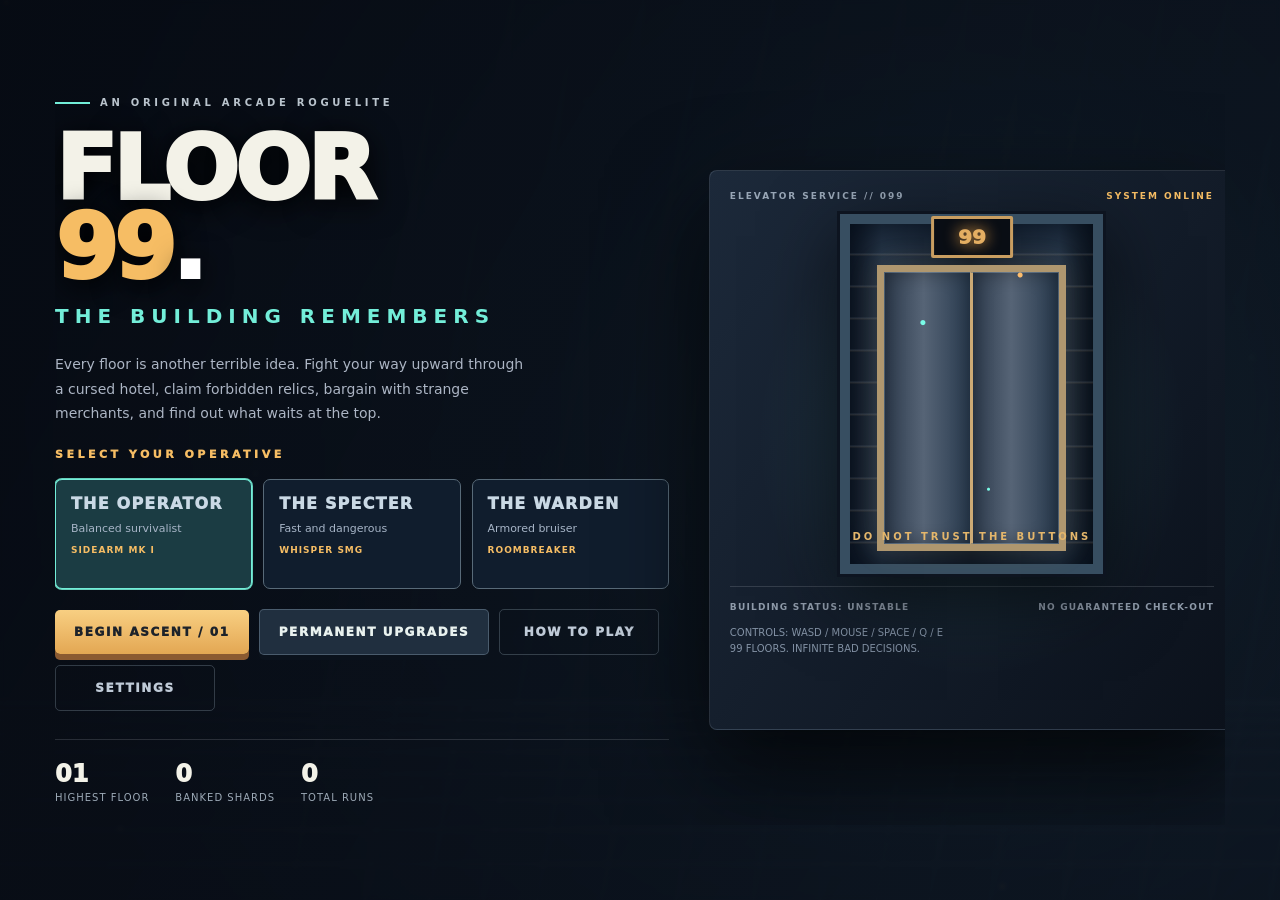
<file: games/floor99/index.html>
<!doctype html>
<html lang="en">
<head>
  <meta charset="utf-8">
  <meta name="viewport" content="width=device-width, initial-scale=1, viewport-fit=cover">
  <meta name="theme-color" content="#0b0e18">
  <meta name="description" content="FLOOR 99 - a top-down action roguelite about surviving a mysterious shifting skyscraper.">
  <title>FLOOR 99 | The Building Remembers</title>
  <style>
:root{--paper:#f3f2e8;--muted:#a6a9b6;--ink:#0a0e17;--panel:#141b29;--panel2:#1b2433;--line:rgba(228,232,240,.15);--gold:#f6bd64;--teal:#73eed9;--red:#f86d76;--blue:#80caff;--violet:#bc9dfd;--shadow:0 24px 85px rgba(0,0,0,.5)}
*{box-sizing:border-box}html,body{margin:0;overflow:hidden;width:100%;height:100%;background:#090e17;color:var(--paper);font-family:Inter,ui-sans-serif,system-ui,-apple-system,'Segoe UI',sans-serif}button,input,select{font:inherit}button{cursor:pointer;border:0}button:disabled{cursor:not-allowed;opacity:.43}button:focus-visible,input:focus-visible,select:focus-visible{outline:2px solid var(--teal);outline-offset:3px}#game{position:absolute;width:100%;height:100%;display:block;inset:0;touch-action:none;cursor:none}#grain{pointer-events:none;position:absolute;inset:0;opacity:.09;mix-blend-mode:screen;background-image:repeating-linear-gradient(85deg,#ffffff0a 0px,transparent 1px,transparent 3px);inset:0;pointer-events:none;background:radial-gradient(circle at center,transparent 40%,rgba(247,65,84,.7));opacity:0;transition:opacity .14s}#cursor{position:fixed;width:26px;height:26px;z-index:6;left:50%;top:50%;pointer-events:none;transform:translate(-50%,-50%);border:1.5px solid rgba(242,246,246,.8);border-radius:50%;box-shadow:0 0 12px rgba(115,238,217,.4);transition:opacity .12s}#cursor:before,#cursor:after{content:'';position:absolute;background:var(--teal)}#cursor:before{width:2px;height:7px;left:11px;top:-10px;box-shadow:0 30px 0 var(--teal)}#cursor:after{width:7px;height:2px;left:-10px;top:11px;box-shadow:30px 0 0 var(--teal)}#cursor span{position:absolute;left:10px;top:10px;width:4px;height:4px;background:#fff;border-radius:50%}.hidden{display:none!important}#notifications{position:absolute;z-index:30;top:14%;left:50%;transform:translateX(-50%);width:min(480px,94vw);pointer-events:none;display:flex;flex-direction:column;align-items:center;gap:8px}.toast{background:rgba(12,20,32,.94);border:1px solid rgba(115,238,217,.32);box-shadow:var(--shadow);border-radius:8px;padding:11px 19px;font-size:12px;font-weight:850;letter-spacing:2px;text-transform:uppercase;animation:toastin .25s ease-out,toastout .4s ease-in 2.3s forwards}.toast.warn{border-color:rgba(248,109,118,.7);color:#ff9da7}.toast.gold{border-color:rgba(246,189,100,.65);color:var(--gold)}@keyframes toastin{from{opacity:0;transform:translateY(-12px)}to{opacity:1;transform:translateY(0)}}@keyframes toastout{to{opacity:0;transform:translateY(-12px)}}
#hud{position:absolute;inset:0;z-index:5;pointer-events:none} .hud-top{display:flex;align-items:flex-start;justify-content:space-between;gap:16px;padding:22px 30px;background:linear-gradient(to bottom,rgba(5,8,15,.9),rgba(5,8,15,0))}.brand-block{display:flex;align-items:center;gap:12px}.brand-icon{display:grid;place-items:center;width:41px;height:41px;border:2px solid var(--gold);background:#edb25f;color:#19202a;font-weight:1000;font-size:18px;box-shadow:5px 5px 0 rgba(0,0,0,.45)}.brand-block strong{font-size:15px;letter-spacing:3px;font-weight:950}.brand-block small{display:block;color:#8f98a8;letter-spacing:1.8px;font-size:8px;margin-top:3px}.floor-heading{text-align:center;padding-top:2px;display:flex;flex-direction:column;gap:4px}.floor-heading span{font-size:10px;color:var(--gold);font-weight:900;letter-spacing:3px}.floor-heading strong{font-size:30px;line-height:1;font-weight:1000;letter-spacing:3px;text-shadow:0 3px 20px #000}.floor-heading small{letter-spacing:1.7px;font-size:10px;color:#b4b9c5;font-weight:700}.hud-finances{display:flex;align-items:center;gap:16px}.cash-line{display:grid;grid-template-columns:20px auto;grid-template-rows:auto auto;gap:0 7px;align-items:center}.cash-line strong{font-size:18px;grid-column:2;font-weight:950}.cash-line small{grid-column:2;color:#979eae;font-size:8px;letter-spacing:2px}.symbol-credit,.symbol-essence{border:1px solid var(--gold);color:var(--gold);border-radius:50%;width:20px;height:20px;display:grid;place-items:center;font-weight:900;font-size:12px;grid-row:1/3}.symbol-essence{border-color:var(--teal);color:var(--teal)}.hud-time{border-left:1px solid var(--line);padding-left:15px;font-size:12px;color:#9aa5b7;font-weight:800;letter-spacing:1px}.hud-bottom{position:absolute;bottom:0;left:0;right:0;padding:18px 30px 25px;display:grid;grid-template-columns:minmax(195px,280px) minmax(130px,320px) minmax(195px,280px);align-items:end;gap:30px;background:linear-gradient(to top,rgba(5,8,15,.94),transparent)}.stat-label{font-weight:800;font-size:10px;letter-spacing:1.5px;display:flex;align-items:center;justify-content:space-between;margin:0 0 7px}.stat-label b{font-size:13px;letter-spacing:0}.stat-label.sub{font-size:9px;color:#899baa;margin:5px 0 0}.bar{height:12px;border:1px solid rgba(255,255,255,.15);background:rgba(255,255,255,.1);padding:2px;border-radius:3px}.bar>i{height:100%;display:block;width:100%;background:linear-gradient(90deg,#ad3d54,#f26b7c);box-shadow:0 0 9px #f26b7c69;transition:width .11s}.bar.shield{margin-top:4px;height:7px}.bar.shield>i{background:linear-gradient(90deg,#397cbd,#75d8fb)}.ability-line{display:flex;gap:6px;margin-top:12px}.ability{min-width:0;flex:1;display:grid;grid-template-columns:auto 1fr;column-gap:7px;align-items:center;border:1px solid rgba(255,255,255,.16);padding:7px;border-radius:5px;background:#0b1520d9}.ability kbd{grid-row:1/3;padding:6px 4px;border:1px solid #586679;border-radius:3px;font-size:9px;color:#fff;font-family:inherit}.ability span{font-size:9px;font-weight:900;letter-spacing:1px}.ability b{font-size:9px;color:var(--teal)}.ability.cooldown b{color:var(--gold)}.xp-area{align-self:end;padding-bottom:3px}.xp-title{display:flex;justify-content:space-between;gap:10px;color:#b2b8c2;font-weight:800;font-size:10px;letter-spacing:1.5px;margin-bottom:9px}.xp-track{height:8px;border:1px solid rgba(255,255,255,.2);background:rgba(255,255,255,.08);padding:2px;border-radius:4px}.xp-track i{display:block;height:100%;width:0;background:var(--teal);box-shadow:0 0 14px var(--teal)}.weapon-stack{text-align:right}.weapon-detail{display:flex;flex-direction:column;gap:4px}.weapon-detail span{color:var(--gold);font-size:9px;font-weight:900;letter-spacing:2px}.weapon-detail strong{font-weight:950;font-size:20px;letter-spacing:1px}.ammo-row{display:flex;align-items:baseline;justify-content:flex-end;gap:7px;margin-top:3px}.ammo-row strong{font-size:36px;line-height:1;font-weight:1000}.ammo-row>span{color:#a0aabe;font-weight:800}.ammo-row .slash{font-size:21px}.ammo-hint{font-size:9px;margin-left:9px;letter-spacing:1px}.secondary-controls{display:flex;justify-content:flex-end;gap:8px;flex-wrap:wrap;margin-top:9px}.secondary-controls span{font-size:8px;letter-spacing:1px;color:#8e9ba8}.center-prompt{position:absolute;bottom:21%;left:50%;transform:translateX(-50%);display:flex;align-items:center;gap:13px;padding:11px 20px;background:#0f1728ed;border:1px solid var(--gold);border-radius:6px;box-shadow:0 12px 32px #000a;animation:pulseborder 1.8s infinite}.center-prompt strong{font-weight:950;letter-spacing:1.7px;font-size:13px}.center-prompt small{display:block;color:#b8b7b2;font-size:9px;letter-spacing:2px;margin-top:4px}.interact-key{padding:8px 12px;border:1px solid var(--gold);background:#e8a957;color:#10151b;font-weight:1000;border-radius:3px;font-size:16px}@keyframes pulseborder{50%{box-shadow:0 0 26px #dda84b5c}}.boss-hud{position:absolute;top:17%;left:50%;transform:translateX(-50%);width:min(480px,70vw);text-align:center}.boss-hud span{font-size:12px;letter-spacing:4px;color:#ff899e;font-weight:1000}.boss-track{height:12px;border:2px solid #e46578;background:#120a19;margin-top:7px;box-shadow:0 0 20px #ea345844}.boss-track i{display:block;width:100%;height:100%;background:linear-gradient(90deg,#ae2e4d,#ff6c79)}.floor-banner{position:absolute;top:31%;left:50%;transform:translateX(-50%);text-align:center;pointer-events:none;text-shadow:0 4px 20px #000}.floor-banner-tag{font-weight:950;letter-spacing:6px;font-size:12px;color:var(--teal)}.floor-banner strong{display:block;font-size:100px;font-weight:1000;line-height:1.2}.floor-banner small{font-size:10px;letter-spacing:3px;color:#b0b5c0}
#modalRoot{position:absolute;z-index:10;inset:0;display:none;align-items:center;justify-content:center;padding:24px;overflow:auto;background:rgba(3,8,15,.65);backdrop-filter:blur(6px)}#modalRoot.visible{display:flex}#modalRoot.menu-mode{background:linear-gradient(120deg,rgba(7,11,19,.92),rgba(13,19,30,.74)),radial-gradient(circle at 75% 50%,rgba(55,158,161,.17),transparent 40%);backdrop-filter:blur(2px)}.modal-wrap{width:min(1040px,98vw);max-height:calc(100vh - 48px);overflow-y:auto;scrollbar-width:thin;animation:modalin .22s ease-out}.modal-wrap.wide{width:min(1170px,98vw)}.modal-wrap.narrow{width:min(640px,96vw)}@keyframes modalin{from{opacity:0;transform:translateY(14px) scale(.985)}to{opacity:1;transform:translateY(0) scale(1)}}.glass{border:1px solid rgba(203,216,230,.18);border-radius:11px;background:linear-gradient(145deg,#202b3de8,#0e1624f5);box-shadow:var(--shadow)}.eyebrow{font-size:11px;letter-spacing:3.5px;font-weight:950;color:var(--teal);text-transform:uppercase}.eyebrow.gold{color:var(--gold)}.eyebrow.red{color:var(--red)}.display-title{font-size:clamp(50px,7vw,110px);line-height:.88;font-weight:1000;letter-spacing:-4px;margin:22px 0 16px;text-shadow:0 6px 30px #000}.display-title span{color:var(--gold)}.copy{font-size:14px;color:#acb5c4;line-height:1.75;max-width:480px}.micro{font-size:10px;letter-spacing:2px;font-weight:800;color:#8795aa;text-transform:uppercase}.header-row{display:flex;justify-content:space-between;align-items:flex-start;gap:16px}.modal-title{font-size:clamp(25px,3vw,43px);font-weight:1000;letter-spacing:-1px;margin:10px 0 9px;line-height:1.12}.modal-desc{font-size:13px;color:#a5b1c1;line-height:1.7;max-width:740px;margin:0 0 15px}.pill{display:inline-flex;gap:7px;align-items:center;border:1px solid #65738566;border-radius:3px;padding:6px 9px;background:#0a1522a8;color:#b6c4d3;font-size:9px;font-weight:900;letter-spacing:1.4px;text-transform:uppercase}.button{background:linear-gradient(180deg,#f8cf82,#e3a753);color:#1c222a;border-radius:5px;padding:15px 19px;font-size:12px;font-weight:1000;letter-spacing:1.6px;text-transform:uppercase;transition:transform .15s,filter .15s,background .15s;box-shadow:0 6px 0 #8b5a31}.button:hover:not(:disabled){filter:brightness(1.08);transform:translateY(-2px)}.button:active:not(:disabled){transform:translateY(3px);box-shadow:0 2px 0 #8b5a31}.button.secondary{background:#202f3f;color:#e9f2ef;box-shadow:0 5px 0 #0a121c;border:1px solid rgba(151,174,195,.35)}.button.secondary:active{box-shadow:0 2px 0 #0a121c}.button.ghost{background:transparent;border:1px solid rgba(159,178,195,.28);color:#bfcad7;box-shadow:none}.button.ghost:active{box-shadow:none}.button.danger{background:linear-gradient(180deg,#fa9a8a,#dc5963);box-shadow:0 5px 0 #7d2e3d}.button.teal{background:linear-gradient(180deg,#8bf6e4,#51baa9);box-shadow:0 5px 0 #2a6f70}.button:disabled{transform:none;filter:grayscale(.5);box-shadow:none}.actions{display:flex;gap:10px;align-items:center;flex-wrap:wrap;margin-top:20px}.actions .button{min-width:160px}.menu-shell{display:grid;grid-template-columns:1.05fr .9fr;gap:40px;align-items:center;width:min(1180px,94vw);max-height:95vh;overflow-y:auto}.menu-left{padding:22px 0}.menu-intro{display:flex;gap:10px;align-items:center}.menu-intro span{width:35px;height:2px;background:var(--teal)}.menu-tag{font-size:10px;letter-spacing:3.7px;color:#bac4cd;font-weight:900}.menu-subtitle{font-size:20px;letter-spacing:6px;color:var(--teal);font-weight:900;margin:0 0 24px}.menu-best{border-top:1px solid var(--line);display:flex;gap:26px;margin-top:28px;padding-top:20px}.menu-best>div strong{display:block;font-size:24px;font-weight:950}.menu-best>div small{display:block;font-size:10px;color:#9daab7;letter-spacing:1px;margin-top:4px}.menu-panel{min-height:560px;border:1px solid #a7b5c72e;background:linear-gradient(125deg,#1c293a,#0b111b);border-radius:8px;box-shadow:0 40px 100px #000b;padding:20px;position:relative;overflow:hidden;isolation:isolate}.menu-panel:after{content:'';position:absolute;inset:0;pointer-events:none;z-index:-1;background:radial-gradient(ellipse at 50% 48%,rgba(93,228,223,.13),transparent 58%)}.tower-header{display:flex;justify-content:space-between;align-items:center;font-size:9px;color:#98a6b6;font-weight:900;letter-spacing:2px}.menu-art{height:385px;display:flex;align-items:center;justify-content:center;padding:22px 0;position:relative}.art-tower{height:360px;width:263px;background:linear-gradient(90deg,#131b28,#263649 13%,#101a28 50%,#263649 86%,#111821);border:10px solid #374e61;box-shadow:0 0 0 3px #0d1420,0 22px 70px #0009,inset 0 0 40px #040d19;position:relative}.art-tower:before{content:'';position:absolute;inset:0;background:repeating-linear-gradient(to bottom,transparent 0 29px,#9caabc2b 30px,#d0a76d20 31px,transparent 32px);pointer-events:none}.art-elevator{position:absolute;top:41px;bottom:13px;left:27px;right:27px;background:linear-gradient(90deg,#0c131e 0%,#192538 22%,#090d15 50%,#1b2637 77%,#080e16);border:7px solid #af976f;box-shadow:inset 0 0 32px #000,0 0 30px #e5ba5c1c}.art-elevator:before,.art-elevator:after{content:'';position:absolute;top:0;bottom:0;width:49%;background:linear-gradient(90deg,#2e3c4e,#566476 45%,#27394d);border:1px solid #91a6b555;box-shadow:inset 0 0 20px #0005;animation:doorbreathe 5s ease-in-out infinite alternate}.art-elevator:before{left:0;border-right:3px solid #ccaa75}.art-elevator:after{right:0;border-left:3px solid #ccaa75}@keyframes doorbreathe{0%,72%{transform:translateX(0)}100%{transform:translateX(10px)}}.art-elevator:after{animation-name:doorbreathe2}@keyframes doorbreathe2{0%,72%{transform:translateX(0)}100%{transform:translateX(-10px)}}.art-display{position:absolute;top:-8px;left:50%;transform:translateX(-50%);background:#090d14;border:3px solid #c99e61;border-radius:2px;padding:6px 24px;color:#e4ae62;font-weight:950;font-size:20px;text-shadow:0 0 15px #f3aa4d}.art-warning{position:absolute;bottom:22px;left:0;right:0;text-align:center;color:#e4b66b;font-size:10px;letter-spacing:3px;font-weight:900;z-index:3}.art-sparks{position:absolute;inset:0;z-index:1;pointer-events:none;background:radial-gradient(circle at 30% 29%,#79fbe7 0 2px,transparent 3px),radial-gradient(circle at 70% 15%,#fdbd6d 0 2px,transparent 3px),radial-gradient(circle at 57% 78%,#79fbe7 0 1px,transparent 2px);animation:glimmer 3s ease-in-out infinite alternate}@keyframes glimmer{from{opacity:.13}to{opacity:.9}}.menu-panel-footer{display:flex;justify-content:space-between;border-top:1px solid var(--line);padding-top:15px;color:#8f9baa;letter-spacing:1.2px;font-size:9px;font-weight:850}
.content-panel{padding:28px}.content-panel:before{content:'';display:block;position:absolute;pointer-events:none}.card-grid{display:grid;grid-template-columns:repeat(3,minmax(0,1fr));gap:12px;margin-top:22px}.card-grid.four{grid-template-columns:repeat(4,minmax(0,1fr))}.choice-card{position:relative;display:flex;flex-direction:column;gap:9px;text-align:left;min-height:208px;padding:19px 15px;background:linear-gradient(145deg,#263345,#121b29);border:1px solid rgba(161,186,203,.25);color:var(--paper);border-radius:8px;transition:transform .16s,border-color .16s,background .16s,box-shadow .16s;overflow:hidden}.choice-card:hover:not(:disabled){transform:translateY(-6px);border-color:var(--teal);box-shadow:0 17px 30px #0005,0 0 22px rgba(89,232,210,.12)}.choice-card:before{content:'';position:absolute;inset:0;background:linear-gradient(140deg,#ffffff08,transparent 45%);pointer-events:none}.choice-card .card-icon{width:52px;height:52px;display:grid;place-items:center;position:relative;font-weight:1000;font-size:26px;background:#304457;border:1px solid #71869d88;border-radius:7px;color:var(--teal);box-shadow:4px 4px 0 #0b121e}.choice-card .card-kicker{font-size:9px;font-weight:950;letter-spacing:2px;color:#9aacc1}.choice-card strong{font-size:17px;font-weight:1000;line-height:1.18;letter-spacing:-.2px}.choice-card .card-desc{font-size:12px;line-height:1.5;color:#b0bac9;flex:1}.choice-card .card-footer{font-size:10px;letter-spacing:1px;font-weight:950;color:var(--teal);display:flex;justify-content:space-between;gap:5px;border-top:1px solid #ffffff25;padding-top:10px}.choice-card[data-rarity=rare]{border-color:rgba(97,177,255,.42)}.choice-card[data-rarity=rare] .card-icon,.rarity-rare{color:#8dc6ff}.choice-card[data-rarity=epic]{border-color:rgba(193,144,255,.49)}.choice-card[data-rarity=epic] .card-icon,.rarity-epic{color:#cd9eff}.choice-card[data-rarity=legendary]{border-color:rgba(255,197,105,.73);background:linear-gradient(145deg,#493722,#15232a)}.choice-card[data-rarity=legendary] .card-icon,.rarity-legendary{color:#ffd18c}.choice-card[data-rarity=common] .card-icon{color:#9aead9}.choice-card .card-price{color:var(--gold);font-size:13px;font-weight:950}.choice-card[data-locked=true]{filter:saturate(.55)}.choice-card[data-locked=true] .card-footer{color:#f09b8c}.choice-card .card-counter{position:absolute;right:10px;top:10px;border-radius:3px;background:#101724b5;border:1px solid #647c8c60;padding:3px 5px;font-size:9px;color:#c3cad0}.choice-card .card-hotkey{position:absolute;right:12px;top:11px;border-radius:4px;color:var(--teal);font-size:10px;font-weight:900}.settings-grid{display:grid;grid-template-columns:1fr 1fr;gap:14px 25px;margin-top:23px}.setting-row{border:1px solid #ffffff17;padding:15px;border-radius:7px;background:#070f1c69}.setting-row label,.setting-row .setting-label{display:flex;justify-content:space-between;color:#c5d0d9;letter-spacing:1px;font-size:11px;font-weight:900;margin-bottom:13px}.setting-row input[type=range]{width:100%;accent-color:var(--teal);cursor:pointer}.setting-row select{padding:10px;background:#182638;color:var(--paper);width:100%;border:1px solid #536b78;border-radius:5px}.setting-row input[type=checkbox]{accent-color:var(--teal);width:18px;height:18px}.tiny-line{font-size:10px;color:#8493a6;line-height:1.6}.divider{height:1px;background:var(--line);margin:18px 0}.loadout-grid{display:grid;grid-template-columns:repeat(3,minmax(0,1fr));gap:11px;margin:18px 0}.loadout-card{display:flex;flex-direction:column;gap:8px;text-align:left;border:1px solid #586a78;border-radius:7px;padding:14px 15px;background:#101d2d;color:#cad9e5;min-height:110px;transition:background .12s,border-color .12s}.loadout-card:hover{border-color:#84dacb}.loadout-card.selected{background:#1b3c43;border-color:var(--teal);box-shadow:0 0 0 1px #67d1bd}.loadout-card strong{font-weight:1000;letter-spacing:1.2px}.loadout-card span{font-size:11px;color:#a7b5c7;line-height:1.5}.loadout-card b{font-size:9px;color:var(--gold);letter-spacing:1px}.record-stats{display:grid;grid-template-columns:repeat(3,1fr);gap:10px;margin:15px 0}.record-stats>div{background:#101b2c;padding:15px;border:1px solid #3e4d62;border-radius:5px}.record-stats strong{font-size:23px;display:block}.record-stats span{font-size:9px;color:#9aa5b7;letter-spacing:2px}.garage-grid{display:grid;grid-template-columns:repeat(4,minmax(0,1fr));gap:12px;margin-top:17px}.garage-card{border:1px solid #53616f;border-radius:7px;padding:16px;background:linear-gradient(145deg,#243145,#101923);display:flex;flex-direction:column;gap:9px}.garage-card .gicon{font-weight:1000;font-size:24px;color:var(--teal)}.garage-card strong{font-size:14px;letter-spacing:.3px}.garage-card .desc{font-size:11px;line-height:1.5;color:#9faebf;min-height:45px}.garage-card .pips{display:flex;gap:3px}.garage-card .pips i{flex:1;height:6px;background:#425167;border-radius:2px}.garage-card .pips i.on{background:var(--teal);box-shadow:0 0 8px #5fe3cf70}.garage-card button{margin-top:auto;padding:11px;background:#e7b56a;border-radius:4px;color:#142231;font-size:10px;font-weight:950}.garage-card button:disabled{background:#586270;color:#a9a9aa}.message-panel{text-align:center;padding:40px 20px}.message-panel h1{font-size:clamp(40px,5vw,70px);letter-spacing:-2px;line-height:1;margin:15px 0}.message-panel p{max-width:520px;margin:0 auto;color:#afb8c6;line-height:1.65}.message-panel .actions{justify-content:center}.result-grid{display:grid;grid-template-columns:repeat(3,1fr);gap:11px;margin:25px 0}.result-grid>div{padding:18px;background:#101b2a;border:1px solid #586878;border-radius:5px;text-align:center}.result-grid b{display:block;font-size:29px}.result-grid span{font-size:10px;letter-spacing:1.6px;color:#9daaba}.event-note{background:#0f1d2db0;border:1px solid rgba(246,189,100,.35);border-left:3px solid var(--gold);padding:14px 16px;color:#a7b6c9;font-size:12px;line-height:1.6;border-radius:4px;margin:12px 0}.event-note strong{color:var(--gold)}.setting-indicator{display:inline-block;background:#0a1b2b;border:1px solid #486477;border-radius:4px;padding:8px 11px;font-size:11px;color:#aed8dc}.how-grid{display:grid;grid-template-columns:1fr 1fr;gap:18px}.how-grid>section{background:#121d2b;border:1px solid #55657777;padding:16px;border-radius:5px}.how-grid h3{margin:0 0 8px;font-size:13px;color:var(--gold);letter-spacing:1px}.how-grid p{font-size:12px;line-height:1.6;color:#afbac8;margin:0}.key{display:inline-flex;min-width:25px;justify-content:center;align-items:center;padding:3px 6px;background:#263747;border:1px solid #718596;border-radius:3px;color:#fff;font-size:10px;font-weight:900;margin-right:3px}.currency{color:var(--gold)}.gameover-red{color:var(--red)}.win-gold{color:var(--gold)}
@media(max-width:800px){.menu-shell{grid-template-columns:1fr;max-height:calc(100vh - 35px);overflow:auto;gap:10px}.menu-panel{display:none}.display-title{font-size:80px}.card-grid{grid-template-columns:repeat(2,minmax(0,1fr))}.card-grid.four,.garage-grid{grid-template-columns:repeat(2,minmax(0,1fr))}.content-panel{padding:19px}.hud-top{padding:12px 15px}.brand-block small,.hud-time,.secondary-controls{display:none}.hud-finances{gap:9px}.floor-heading strong{font-size:20px}.hud-bottom{padding:10px;gap:8px;grid-template-columns:1fr 1fr}.xp-area{grid-column:1/3;grid-row:1}.status-stack,.weapon-stack{grid-row:2}.ability-line{margin-top:6px}.ability{padding:4px}.ability span{font-size:7px}.ammo-row strong{font-size:26px}.weapon-detail strong{font-size:13px}.loadout-grid{grid-template-columns:1fr}.settings-grid,.how-grid{grid-template-columns:1fr}.menu-best{gap:15px}}@media(max-width:490px){.card-grid,.card-grid.four,.garage-grid,.result-grid{grid-template-columns:1fr}.modal-wrap{max-height:calc(100vh - 24px)}#modalRoot{padding:10px}.menu-left{padding:10px}.display-title{font-size:66px}.hud-top{gap:4px}.brand-block strong{font-size:11px}.brand-block .brand-icon{display:none}.cash-line small{display:none}.hud-finances{align-self:center}.floor-heading span{font-size:8px}.floor-heading small{display:none}.choice-card{min-height:160px}.hud-bottom{grid-template-columns:1fr 1fr}.stat-label.sub{display:none}}
@media(prefers-reduced-motion:reduce){*,*:before,*:after{animation-duration:.01ms!important;transition-duration:.01ms!important}}

</style>
</head>
<body>
  <canvas id="game" aria-label="Top down roguelite game world"></canvas>
  <div id="grain" aria-hidden="true"></div>
  <div id="damageFlash" aria-hidden="true"></div>
  <div id="cursor" aria-hidden="true"><span></span></div>
  <div id="notifications" role="status" aria-live="polite"></div>
  <div id="hud" class="hidden">
    <div class="hud-top">
      <div class="brand-block"><span class="brand-icon">99</span><div><strong>FLOOR 99</strong><small>THE BUILDING REMEMBERS</small></div></div>
      <div class="floor-heading"><span id="floorZone">THE ATRIUM</span><strong id="hudFloor">FLOOR 01</strong><small id="hudObjective">CLEAR THE ROOM</small></div>
      <div class="hud-finances"><div class="cash-line"><span class="symbol-credit">C</span><strong id="hudCash">100</strong><small>CREDITS</small></div><div class="cash-line"><span class="symbol-essence">*</span><strong id="hudKills">0</strong><small>KILLS</small></div><div class="hud-time" id="hudTime">00:00</div></div>
    </div>
    <div class="hud-bottom">
      <div class="status-stack"><div class="stat-label"><span>VITALS</span><b id="hpLabel">100 / 100</b></div><div class="bar"><i id="hpBar" class="hp-fill"></i></div><div class="bar shield"><i id="shieldBar" class="shield-fill"></i></div><div class="stat-label sub"><span id="statusMessage">STAY MOVING.</span><span id="shieldLabel">SHIELD 0</span></div><div class="ability-line"><div id="dashHud" class="ability"><kbd>SPACE</kbd><span>DASH</span><b>READY</b></div><div id="pulseHud" class="ability"><kbd>Q</kbd><span>SHOCK PULSE</span><b>READY</b></div></div></div>
      <div class="xp-area"><div class="xp-title"><span id="hudLevel">LEVEL 1</span><span id="hudCombo">BUILD YOUR LEGEND</span></div><div class="xp-track"><i id="xpBar"></i></div></div>
      <div class="weapon-stack"><div class="weapon-detail"><span id="hudWeaponType">STANDARD ISSUE</span><strong id="hudWeapon">SIDEARM MK I</strong></div><div class="ammo-row"><strong id="hudAmmo">12</strong><span class="slash">/</span><span id="hudMag">12</span><span class="ammo-hint" id="reloadHud">R TO RELOAD</span></div><div class="secondary-controls"><span>WASD MOVE</span><span>MOUSE AIM / FIRE</span><span>E INTERACT</span></div></div>
    </div>
    <div id="centerPrompt" class="center-prompt hidden"><span class="interact-key">E</span><div><strong id="centerPromptTitle">ENTER ELEVATOR</strong><small id="centerPromptDesc">CONTINUE ASCENT</small></div></div>
    <div id="bossHud" class="boss-hud hidden"><span id="bossName">THE WARDEN</span><div class="boss-track"><i id="bossBar"></i></div></div>
    <div id="reticleInfo" class="reticle-info"></div>
    <div id="floorBanner" class="floor-banner hidden"><div class="floor-banner-tag" id="floorBannerTag">FLOOR CLEARED</div><strong id="floorBannerTitle">01</strong><small id="floorBannerSubtitle">THE BUILDING IS WATCHING</small></div>
  </div>
  <main id="modalRoot" aria-live="off"></main>
  <script>
'use strict';
(() => {
  const $=id=>document.getElementById(id);
  const canvas=$('game'),ctx=canvas.getContext('2d',{alpha:false});
  const root=$('modalRoot'),hud=$('hud'),cursor=$('cursor');
  const PI=Math.PI,TAU=2*PI,WORLD={w:1640,h:960},SAVE_KEY='floor99_save_v1',CHECKPOINT_KEY='floor99_checkpoint_v1';
  const min=Math.min,max=Math.max,abs=Math.abs,sqrt=Math.sqrt,sin=Math.sin,cos=Math.cos;
  const clamp=(x,a,b)=>min(b,max(a,x));const lerp=(a,b,t)=>a+(b-a)*t;
  const sqDist=(a,b)=>{let dx=a.x-b.x,dy=a.y-b.y;return dx*dx+dy*dy};
  const dist=(a,b)=>sqrt(sqDist(a,b));
  const rand=(a=0,b=1)=>a+Math.random()*(b-a);
  const choose=a=>a[Math.floor(rand(0,a.length))];
  const num=(n)=>Math.floor(n).toLocaleString('en-US');
  const seedRand=(seed)=>{let s=seed>>>0;return ()=>{s+=0x6D2B79F5;let t=s;t=Math.imul(t^(t>>>15),t|1);t^=t+Math.imul(t^(t>>>7),t|61);return ((t^(t>>>14))>>>0)/4294967296}};
  const escapeHTML=s=>String(s).replace(/[&<>"']/g,c=>({'&':'&amp;','<':'&lt;','>':'&gt;','"':'&quot;',"'":'&#39;'}[c]));
  const BIOMES=[
    {name:'THE ATRIUM',floor:'#172b38',alt:'#1b3140',grid:'#314957',accent:'#64dccc',wall:'#354c57',light:'#7df7de',rug:'#334b4b'},
    {name:'THE ARCHIVES',floor:'#28283a',alt:'#303047',grid:'#484461',accent:'#b6a0fc',wall:'#48425e',light:'#b9aaff',rug:'#44345a'},
    {name:'THE FOUNDRY',floor:'#302a2b',alt:'#383031',grid:'#51413c',accent:'#ffa969',wall:'#55423e',light:'#ffc08a',rug:'#4d362c'},
    {name:'THE GREENHOUSE',floor:'#22342c',alt:'#283a32',grid:'#3f5144',accent:'#9ae8a0',wall:'#405748',light:'#8de5aa',rug:'#355147'},
    {name:'THE VOID LEVELS',floor:'#222037',alt:'#272640',grid:'#444064',accent:'#d49eff',wall:'#433956',light:'#d8a3ff',rug:'#352b50'},
    {name:'THE PENTHOUSE',floor:'#35302d',alt:'#3c3731',grid:'#594f46',accent:'#f6c77a',wall:'#5e5043',light:'#ffdfa4',rug:'#4f4033'}
  ];
  const WEAPONS={
    pistol:{name:'SIDEARM MK I',label:'STANDARD ISSUE',desc:'Precision semi-auto sidearm. Reliable and flexible.',mag:12,rate:.22,dmg:17,spread:.045,pellets:1,bulletSpeed:1050,reload:1.14,color:'#f4c176',sound:'pistol',price:0},
    carbine:{name:'NIGHTFALL CARBINE',label:'ASSAULT RIFLE',desc:'A versatile rapid-fire rifle.',mag:26,rate:.115,dmg:11,spread:.072,pellets:1,bulletSpeed:1140,reload:1.52,color:'#85e8d4',sound:'carbine',price:235},
    shotgun:{name:'ROOMBREAKER',label:'PUMP SHOTGUN',desc:'Devastating close-range spread.',mag:7,rate:.72,dmg:6.8,spread:.32,pellets:8,bulletSpeed:840,reload:1.95,color:'#ffab77',sound:'shotgun',price:260},
    smg:{name:'WHISPER SMG',label:'SUBMACHINE GUN',desc:'High-speed close-quarters fire.',mag:40,rate:.075,dmg:7.8,spread:.115,pellets:1,bulletSpeed:980,reload:1.68,color:'#84caff',sound:'smg',price:310},
    rail:{name:'GHOST RAIL',label:'COIL RIFLE',desc:'Piercing hypervelocity slugs.',mag:6,rate:.84,dmg:57,spread:.012,pellets:1,bulletSpeed:1680,reload:2.12,color:'#dba5ff',sound:'rail',price:460},
    arc:{name:'THUNDERHEAD',label:'ARC THROWER',desc:'Unstable energy and chained strikes.',mag:19,rate:.21,dmg:14,spread:.09,pellets:1,bulletSpeed:900,reload:1.5,color:'#a9eeff',sound:'arc',price:420}
  };
  const LOADOUTS=[
    {id:'operative',name:'THE OPERATOR',weapon:'pistol',note:'Balanced survivalist',desc:'Start with 110 HP and a trusty sidearm.',hp:110,speed:237,shield:0},
    {id:'specter',name:'THE SPECTER',weapon:'smg',note:'Fast and dangerous',desc:'Faster movement, quick SMG, but lower health.',hp:82,speed:271,shield:0},
    {id:'warden',name:'THE WARDEN',weapon:'shotgun',note:'Armored bruiser',desc:'Heavy shotgun and a protective energy shield.',hp:135,speed:205,shield:35}
  ];
  const META=[
    {id:'vitality',name:'REINFORCED BONES',sym:'+',desc:'+8 permanent maximum HP per level.',base:24,max:6},
    {id:'firepower',name:'GUNSMITH',sym:'x',desc:'+5% weapon damage per level.',base:30,max:6},
    {id:'velocity',name:'SPRINT ARRAY',sym:'>',desc:'+3% movement speed per level.',base:25,max:6},
    {id:'wealth',name:'DEEP POCKETS',sym:'C',desc:'+25 starting credits per level.',base:28,max:6},
    {id:'shield',name:'STASIS PLATING',sym:'#',desc:'+8 starting shield per level.',base:34,max:6},
    {id:'luck',name:'GILDED FATE',sym:'*',desc:'+3% rare and epic upgrade odds per level.',base:37,max:6},
    {id:'reload',name:'FAST HANDS',sym:'//',desc:'+5% reload speed per level.',base:25,max:6},
    {id:'salvage',name:'ECHO HARVESTER',sym:'<>',desc:'+10% permanent shards earned per level.',base:33,max:6}
  ];
  const RARITIES={common:{label:'COMMON',weight:62},rare:{label:'RARE',weight:27},epic:{label:'EPIC',weight:9},legendary:{label:'LEGENDARY',weight:2}};
  const RELICS=[
    {id:'dmg',name:'HOLLOWPOINT CORE',sym:'+',rarity:'common',desc:'+19% bullet damage.',max:7,apply:p=>p.damageMul*=1.19},
    {id:'rate',name:'CLOCKWORK TRIGGER',sym:'>>',rarity:'common',desc:'+16% firing rate.',max:6,apply:p=>p.fireMul*=1.16},
    {id:'health',name:'EMERGENCY PLATING',sym:'HP',rarity:'common',desc:'+24 max HP. Restore 24 HP.',max:6,apply:p=>{p.maxHp+=24;p.hp=min(p.maxHp,p.hp+24)}},
    {id:'mag',name:'BOTTOMLESS FEED',sym:'[]',rarity:'common',desc:'+35% magazine capacity. Refill it.',max:4,apply:p=>{p.magMul*=1.35;p.ammo=magSize(p)}},
    {id:'speed',name:'SPRINTER BOOTS',sym:'>>',rarity:'common',desc:'+11% movement speed.',max:5,apply:p=>p.speedMul*=1.11},
    {id:'crit',name:'MARKSMAN OPTICS',sym:'X',rarity:'rare',desc:'+12% critical hit chance.',max:5,apply:p=>p.crit+=.12},
    {id:'heal',name:'FIELD MEDICINE',sym:'+',rarity:'common',desc:'Heal 42 HP and gain +6 max HP.',max:99,apply:p=>{p.maxHp+=6;p.hp=min(p.maxHp,p.hp+42)}},
    {id:'shield',name:'BARRIER ENGINE',sym:'#',rarity:'rare',desc:'+30 maximum shield. Recharges between floors.',max:5,apply:p=>{p.maxShield+=30;p.shield=min(p.maxShield,p.shield+30)}},
    {id:'dash',name:'PHASE CAPACITOR',sym:'>',rarity:'rare',desc:'Dash recharges 20% faster and goes farther.',max:4,apply:p=>{p.dashMul*=.8;p.dashPower+=.15}},
    {id:'reload',name:'PHANTOM HANDS',sym:'R',rarity:'common',desc:'Reload 25% faster.',max:5,apply:p=>p.reloadMul*=.8},
    {id:'pierce',name:'GHOST ROUNDS',sym:'>',rarity:'rare',desc:'Your bullets penetrate one extra enemy.',max:3,apply:p=>p.pierce+=1},
    {id:'bounce',name:'RICOCHET THEORY',sym:'<>',rarity:'rare',desc:'Bullets can bounce off a wall once more.',max:3,apply:p=>p.ricochet+=1},
    {id:'burn',name:'INFERNO CHAMBER',sym:'F',rarity:'rare',desc:'Bullets burn enemies for extra damage over time.',max:3,apply:p=>p.burn+=1},
    {id:'frost',name:'FROSTBITE SHELLS',sym:'*',rarity:'rare',desc:'Bullet hits slow enemies by 25% for 2 seconds.',max:3,apply:p=>p.frost+=1},
    {id:'chain',name:'ARC REACTOR',sym:'Z',rarity:'epic',desc:'Hits arc lightning to a nearby enemy.',max:4,apply:p=>p.chain+=1},
    {id:'blast',name:'SHATTERPOINT',sym:'O',rarity:'epic',desc:'15% chance to explode on impact.',max:4,apply:p=>p.explodeChance+=.15},
    {id:'drone',name:'WATCHER DRONE',sym:'o',rarity:'epic',desc:'Gain an automatic companion drone.',max:5,apply:p=>p.drones+=1},
    {id:'orbital',name:'ORBITAL DEFENSE',sym:'@',rarity:'rare',desc:'Gain a revolving blade that damages enemies.',max:5,apply:p=>p.orbitals+=1},
    {id:'leech',name:'BLOOD CONTRACT',sym:'+',rarity:'epic',desc:'Heal for 4% of damage dealt to enemies.',max:4,apply:p=>p.lifeSteal+=.04},
    {id:'burst',name:'DOUBLE TAP',sym:'x2',rarity:'epic',desc:'18% chance to fire an extra projectile.',max:4,apply:p=>p.dualChance+=.18},
    {id:'magnet',name:'MAGNETIC HEART',sym:'M',rarity:'common',desc:'Collect XP and cash from farther away.',max:5,apply:p=>p.pickupRange+=55},
    {id:'thrift',name:'GREED IS GOOD',sym:'C',rarity:'rare',desc:'+30% credit income from enemies and floors.',max:4,apply:p=>p.creditsMul*=1.3},
    {id:'regen',name:'NANITE RESTORATION',sym:'+',rarity:'epic',desc:'Regenerate 1.5 HP per second.',max:5,apply:p=>p.regen+=1.5},
    {id:'pulse',name:'OVERCHARGED PULSE',sym:'Q',rarity:'rare',desc:'Shock Pulse deals 40% more damage and covers a wider area.',max:4,apply:p=>{p.pulseMul*=1.4;p.pulseRadius+=20}},
    {id:'glass',name:'GLASS CANNON',sym:'!',rarity:'legendary',desc:'+65% damage. Lose 20 maximum HP.',max:2,apply:p=>{p.damageMul*=1.65;p.maxHp=max(35,p.maxHp-20);p.hp=min(p.hp,p.maxHp)}},
    {id:'phoenix',name:'SECOND CHANCE',sym:'2',rarity:'legendary',desc:'Survive one lethal hit with 35% health.',max:2,apply:p=>p.revives+=1},
    {id:'overload',name:'UNSTABLE GENIUS',sym:'Z',rarity:'legendary',desc:'+35% fire rate and +1 chain arc.',max:2,apply:p=>{p.fireMul*=1.35;p.chain+=1}},
    {id:'knock',name:'KINETIC PUNCH',sym:'>>',rarity:'common',desc:'Bullet hits knock enemies back harder.',max:4,apply:p=>p.knock+=.35},
    {id:'armor',name:'CERAMIC SCALES',sym:'#',rarity:'rare',desc:'Reduce incoming damage by 10%.',max:4,apply:p=>p.armor=1-(1-p.armor)*.9}
  ];
  const ACHIEVEMENTS=[
    {id:'first',name:'FIRST BLOOD',desc:'Defeat your first enemy.'},{id:'ten',name:'DOUBLE DIGITS',desc:'Reach floor 10.'},
    {id:'rich',name:'THE ONE PERCENT',desc:'Hold 1,000 credits in one run.'},{id:'boss',name:'DOORMAN DOWN',desc:'Defeat a floor boss.'},
    {id:'floor25',name:'NO VACANCY',desc:'Reach floor 25.'},{id:'drone',name:'NEVER ALONE',desc:'Deploy a companion drone.'},
    {id:'relics',name:'COLLECTOR',desc:'Hold 12 upgrades in one run.'},{id:'max',name:'THE ROOF',desc:'Conquer Floor 99.'}
  ];
  const ENEMIES={
    husk:{name:'WANDERER',hp:31,speed:92,r:18,damage:10,color:'#df6d70',reward:11,exp:6,score:100},
    skitter:{name:'SKITTER',hp:20,speed:166,r:13,damage:8,color:'#72d9cf',reward:10,exp:5,score:120},
    gunner:{name:'LOOKOUT',hp:31,speed:75,r:19,damage:11,color:'#f5bf7a',reward:16,exp:8,score:150},
    tank:{name:'BRUISER',hp:120,speed:59,r:29,damage:20,color:'#bb85aa',reward:27,exp:17,score:240},
    bomber:{name:'VOLATILE',hp:22,speed:130,r:18,damage:18,color:'#f4a55a',reward:18,exp:7,score:160},
    shield:{name:'BULWARK',hp:76,speed:66,r:25,damage:12,color:'#8bb9ff',reward:23,exp:13,score:210},
    sniper:{name:'EYE',hp:30,speed:68,r:17,damage:21,color:'#ef84aa',reward:20,exp:10,score:190},
    splitter:{name:'SPLITTER',hp:65,speed:83,r:21,damage:12,color:'#c08df6',reward:19,exp:10,score:200},
    boss:{name:'THE WARDEN',hp:700,speed:72,r:64,damage:27,color:'#fa7188',reward:380,exp:75,score:2500}
  };
  const FLOOR_TYPES={combat:{title:'HOSTILE OCCUPATION',desc:'Eliminate all hostile tenants.',color:'#73eed9',mark:'X'},elite:{title:'ELITE SECURITY',desc:'Dangerous guards. Better rewards.',color:'#ff9f76',mark:'!!'},horde:{title:'INFESTATION',desc:'Outlast the desperate swarm.',color:'#f48f8b',mark:'+'},trap:{title:'HAZARD CONTROL',desc:'Survive the activated defenses.',color:'#f5ba78',mark:'//'},boss:{title:'THE DOORMAN',desc:'A boss blocks the next ten floors.',color:'#fb738c',mark:'X'},treasure:{title:'LOST PROPERTY',desc:'Choose a relic from the vault.',color:'#c69cff',mark:'*'},shop:{title:'THE AFTERHOURS',desc:'A shop that remembers every debt.',color:'#f6c77d',mark:'C'},chance:{title:'THE GAMBLER',desc:'One bargain. One consequence.',color:'#e7a0fa',mark:'?'},rest:{title:'QUIET ROOM',desc:'Restore yourself before the climb.',color:'#94ecd6',mark:'+'},vault:{title:'THE FORBIDDEN VAULT',desc:'A rare gift from the building.',color:'#f7dc9b',mark:'*'}};
  const DEFAULT_SAVE=()=>({version:1,shards:0,best:1,runs:0,kills:0,bosses:0,wins:0,meta:{},achievements:{},settings:{master:.8,music:.45,sfx:.85,ambient:.42,shake:true,quality:'high',autofire:false,mute:false},loadout:'operative'});
  function loadSave(){let obj=DEFAULT_SAVE();try{const raw=localStorage.getItem(SAVE_KEY);if(raw){const a=JSON.parse(raw);if(a&&a.version===1){obj={...obj,...a,meta:{...obj.meta,...(a.meta||{})},achievements:{...obj.achievements,...(a.achievements||{})},settings:{...obj.settings,...(a.settings||{})}}}}}catch(e){}obj.shards=clamp(Number(obj.shards)||0,0,10000000);obj.best=clamp(Number(obj.best)||1,1,99);for(const m of META)obj.meta[m.id]=clamp(Math.floor(Number(obj.meta[m.id])||0),0,m.max);if(!LOADOUTS.find(l=>l.id===obj.loadout))obj.loadout='operative';for(const k of ['master','music','sfx','ambient'])obj.settings[k]=clamp(Number.isFinite(Number(obj.settings[k]))?Number(obj.settings[k]):DEFAULT_SAVE().settings[k],0,1);if(!['high','medium','low'].includes(obj.settings.quality))obj.settings.quality='high';for(const k of ['shake','autofire','mute'])obj.settings[k]=Boolean(obj.settings[k]);return obj}
  let save=loadSave();
  const persist=()=>{try{localStorage.setItem(SAVE_KEY,JSON.stringify(save))}catch(e){}};
  function loadCheckpoint(){try{const o=JSON.parse(localStorage.getItem(CHECKPOINT_KEY)||'null');if(o&&o.version===1&&Number.isInteger(o.floor)&&o.floor>=1&&o.floor<=99&&o.player&&typeof o.player==='object'&&WEAPONS[o.player.weapon])return o}catch(e){}return null}
  function clearCheckpoint(){try{localStorage.removeItem(CHECKPOINT_KEY)}catch(e){}}
  function writeCheckpoint(){if(!game||game.phase!=='active')return;try{const g=game;const payload={version:1,floor:g.floor,hard:g.riskBonus,loadout:save.loadout,player:g.player,time:g.runTime,kills:g.kills,bosses:g.bosses,score:g.score,creditsEarned:g.creditsEarned,shardsEarned:g.shardsEarned,upgrades:g.upgrades,damageTaken:g.damageTaken};localStorage.setItem(CHECKPOINT_KEY,JSON.stringify(payload))}catch(e){}}
  function resumeCheckpoint(){const s=loadCheckpoint();if(!s){toast('NO SAVED ASCENT AVAILABLE','warn');return}save.loadout=LOADOUTS.some(l=>l.id===s.loadout)?s.loadout:'operative';game=makeGame();game.player={...game.player,...s.player};game.player.hp=clamp(Number(game.player.hp)||1,1,Math.max(1,game.player.maxHp));game.player.relics={...(game.player.relics||{})};for(const k of ['time','kills','bosses','score','creditsEarned','shardsEarned','upgrades','damageTaken'])game[k==='time'?'runTime':k]=Math.max(0,Number(s[k])||0);audio.init();enterFloor(s.floor,Boolean(s.hard));openScreen(null);toast('ASCENT RESUMED - FLOOR '+s.floor,'gold')}

  const metaPrice=m=>Math.floor(m.base*(1+Math.pow(save.meta[m.id]||0,1.57)*.95));
  let CW=1280,CH=720,DPR=1,zoom=1,cam={x:WORLD.w/2,y:WORLD.h/2};
  let game=null,screen='menu',previousScreen='menu',modalReturn='menu',inputBlocked=false;
  let renderFrame=0,lastTime=0,uiAccum=0,menuTime=0,mouse={x:0,y:0,worldX:0,worldY:0,down:false,inside:false},keys=new Set();
  const isPlaying=()=>game&&screen===null&&game.phase==='active';
  function resize(){CW=innerWidth;CH=innerHeight;DPR=min(window.devicePixelRatio||1,save.settings.quality==='low'?1:1.8);canvas.width=Math.round(CW*DPR);canvas.height=Math.round(CH*DPR);canvas.style.width=CW+'px';canvas.style.height=CH+'px';zoom=min(CW/1350,CH/770);zoom=clamp(zoom,.46,1.7)}
  window.addEventListener('resize',resize);resize();
  function toast(message,variant=''){const el=document.createElement('div');el.className='toast '+variant;el.textContent=message;$('notifications').appendChild(el);setTimeout(()=>el.remove(),2750)}
  function flashDamage(strength=.55){if(!save.settings.shake)return;const el=$('damageFlash');el.style.opacity=String(clamp(strength,0,.65));clearTimeout(flashDamage.timer);flashDamage.timer=setTimeout(()=>el.style.opacity='0',125)}
  function achievement(id){if(save.achievements[id])return;const a=ACHIEVEMENTS.find(x=>x.id===id);if(!a)return;save.achievements[id]=true;persist();toast('ACHIEVEMENT: '+a.name,'gold');audio.play('relic')}
  const fmtTime=(s)=>{s=Math.floor(s);return String(Math.floor(s/60)).padStart(2,'0')+':'+String(s%60).padStart(2,'0')};
  // Audio Studio: entirely original real-time synthesis, no remote samples.
  const audio={
    context:null,master:null,bus:{},noise:null,active:0,voiceCap:55,musicNext:0,musicStep:0,ambientSource:null,
    init(){if(!this.context){try{const A=window.AudioContext||window.webkitAudioContext;this.context=new A();this.master=this.context.createGain();this.master.connect(this.context.destination);for(const n of ['music','sfx','ambient']){const g=this.context.createGain();g.connect(this.master);this.bus[n]=g}let a=this.context.createBuffer(1,this.context.sampleRate*2,this.context.sampleRate);let d=a.getChannelData(0);for(let i=0;i<d.length;i++)d[i]=Math.random()*2-1;this.noise=a;
      const source=this.context.createBufferSource();source.buffer=a;source.loop=true;const filter=this.context.createBiquadFilter();filter.type='lowpass';filter.frequency.value=150;const ambGain=this.context.createGain();ambGain.gain.value=.15;source.connect(filter);filter.connect(ambGain);ambGain.connect(this.bus.ambient);source.start();this.ambientSource=source;
    }catch(e){return}}if(this.context.state==='suspended')this.context.resume().catch(()=>{});this.mixer()},
    mixer(){if(!this.context)return;let v=save.settings;this.master.gain.setTargetAtTime(v.mute?0:v.master,this.context.currentTime,.025);this.bus.music.gain.setTargetAtTime(v.music,this.context.currentTime,.06);this.bus.sfx.gain.setTargetAtTime(v.sfx,this.context.currentTime,.02);this.bus.ambient.gain.setTargetAtTime(v.ambient,this.context.currentTime,.06)},
    tone(freq,duration=.13,type='sine',gain=.08,when=0,slide=1,pan=0,category='sfx'){if(!this.context||this.active>=this.voiceCap)return;const t=this.context.currentTime+when;const o=this.context.createOscillator(),g=this.context.createGain();o.type=type;o.frequency.setValueAtTime(max(25,freq),t);o.frequency.exponentialRampToValueAtTime(max(25,freq*slide),t+max(.03,duration));g.gain.setValueAtTime(.0001,t);g.gain.exponentialRampToValueAtTime(max(.00015,gain),t+.009);g.gain.exponentialRampToValueAtTime(.0001,t+duration);o.connect(g);if(this.context.createStereoPanner){const p=this.context.createStereoPanner();p.pan.value=clamp(pan,-1,1);g.connect(p);p.connect(this.bus[category])}else g.connect(this.bus[category]);this.active++;o.onended=()=>{this.active=max(0,this.active-1);try{o.disconnect();g.disconnect()}catch(e){}};o.start(t);o.stop(t+duration+.02)},
    hiss(duration=.09,gain=.1,highpass=400,pan=0,category='sfx'){if(!this.context||this.active>=this.voiceCap)return;let t=this.context.currentTime;let src=this.context.createBufferSource(),f=this.context.createBiquadFilter(),g=this.context.createGain();src.buffer=this.noise;f.type='highpass';f.frequency.value=highpass;g.gain.setValueAtTime(max(.00015,gain),t);g.gain.exponentialRampToValueAtTime(.0001,t+duration);src.connect(f);f.connect(g);if(this.context.createStereoPanner){const p=this.context.createStereoPanner();p.pan.value=clamp(pan,-1,1);g.connect(p);p.connect(this.bus[category])}else g.connect(this.bus[category]);this.active++;src.onended=()=>{this.active=max(0,this.active-1);try{src.disconnect()}catch(e){}};src.start(t,rand(0,1.2));src.stop(t+duration)},
    play(name,x){if(!this.context)return;let pan=0,vol=1;if(typeof x==='number'&&game&&game.player){let dx=x-game.player.x;pan=clamp(dx/650,-.85,.85);vol=clamp(1-abs(dx)/2000,.25,1)}let r=()=>rand(.95,1.05);switch(name){
      case 'pistol':this.tone(180*r(),.10,'sawtooth',.18*vol,0,.27,pan);this.hiss(.1,.16*vol,850,pan);break;
      case 'carbine':this.tone(147*r(),.10,'sawtooth',.13*vol,0,.25,pan);this.hiss(.08,.14*vol,1300,pan);break;
      case 'shotgun':this.tone(95,.18,'sawtooth',.22*vol,0,.32,pan);this.hiss(.25,.24*vol,300,pan);this.tone(52,.18,'triangle',.18*vol,0,.8,pan);break;
      case 'smg':this.tone(200*r(),.064,'square',.105*vol,0,.40,pan);this.hiss(.064,.13*vol,1500,pan);break;
      case 'rail':this.tone(600,.26,'sawtooth',.22*vol,0,.25,pan);this.tone(65,.33,'triangle',.21*vol,0,.5,pan);this.hiss(.24,.16*vol,2200,pan);break;
      case 'arc':this.tone(380*r(),.19,'sawtooth',.13*vol,0,1.8,pan);this.hiss(.16,.13*vol,1700,pan);break;
      case 'hit':this.tone(240,.055,'triangle',.09*vol,0,.55,pan);break;
      case 'crit':this.tone(670,.13,'sine',.13*vol,0,.65,pan);this.hiss(.09,.09*vol,1800,pan);break;
      case 'kill':this.tone(240,.14,'triangle',.09*vol,0,.48,pan);break;
      case 'playerHit':this.tone(110,.23,'sawtooth',.16,0,.51);this.hiss(.12,.12,230);break;
      case 'shieldHit':this.tone(490,.18,'sine',.14,0,.48);this.tone(720,.13,'triangle',.08,0,.3);break;
      case 'dash':this.hiss(.22,.13,800);this.tone(330,.16,'sine',.1,0,.35);break;
      case 'pulse':this.tone(145,.40,'sawtooth',.22,0,2.7);this.tone(68,.42,'sine',.23,0,.5);this.hiss(.37,.17,440);break;
      case 'reload':this.tone(860,.045,'square',.07);this.tone(510,.07,'square',.06,.16);break;
      case 'pickup':this.tone(730,.075,'sine',.055,0,1.2);break;
      case 'cash':this.tone(620,.08,'triangle',.08);this.tone(920,.11,'triangle',.08,.09);break;
      case 'ui':this.tone(460,.08,'sine',.09,0,1.28);break;
      case 'deny':this.tone(160,.2,'square',.08,0,.75);break;
      case 'relic':this.tone(520,.14,'triangle',.14);this.tone(760,.21,'triangle',.12,.10);this.tone(1040,.30,'sine',.11,.22);break;
      case 'elevator':this.tone(395,.46,'sine',.12);this.tone(590,.52,'sine',.12,.2);this.tone(790,.55,'triangle',.10,.4);break;
      case 'boss':this.tone(75,.8,'sawtooth',.19);this.tone(110,.84,'triangle',.11);this.hiss(.6,.07,180);break;
      case 'blast':this.tone(83,.35,'sawtooth',.19*vol,0,.2,pan);this.hiss(.27,.17*vol,300,pan);break;
      case 'enemyShot':this.tone(550,.16,'triangle',.06*vol,0,.32,pan);break;
      case 'heartbeat':this.tone(77,.18,'sine',.14);this.tone(60,.15,'sine',.1,.22);break;
    }},
    update(){if(!this.context||this.context.state!=='running')return;let t=this.context.currentTime;if(this.musicNext<t-1){this.musicNext=t;this.musicStep=0}const active=game&&screen===null&&game.phase==='active';const danger=active&&(game.type==='boss'||game.enemies.length>10);const tones=[0,3,5,7,10,7,5,3],rootNote=game&&game.floor>=40?48:55;while(this.musicNext<t+.12){let beat=this.musicStep%16;const offset=(beat%8===0?0:tones[beat%8]);if(save.settings.music>.01){if(beat%4===0){this.tone(rootNote*2,.65,'triangle',.045,this.musicNext-t,1,0,'music');this.tone(rootNote,.82,'sine',.06,this.musicNext-t,1,0,'music')}if((active&&beat%2===0)||(!active&&beat%4===0)){const freq=220*Math.pow(2,(offset+(danger?7:0))/12);this.tone(freq,danger?.12:.23,'triangle',danger?.032:.022,this.musicNext-t,.97,0,'music')}if(danger&&beat%2===1&&this.active<35)this.hiss(.035,.012,2900,0,'music')}
      this.musicStep++;this.musicNext+=active?(danger?.26:.35):.52;
    }}
  };
  const rarityFor=(luck=0,minimum='common')=>{let r=rand(0,100),l=luck*100;let a=r<2+l*.3?'legendary':r<13+l?'epic':r<41+l*1.25?'rare':'common';const tiers=['common','rare','epic','legendary'];return tiers[max(tiers.indexOf(a),tiers.indexOf(minimum))]};
  function magSize(p){return max(1,Math.round(WEAPONS[p.weapon].mag*p.magMul))}
  function makePlayer(loadout){return {x:165,y:WORLD.h/2,vx:0,vy:0,face:0,weapon:loadout.weapon,ammo:WEAPONS[loadout.weapon].mag,magMul:1,fireMul:1,damageMul:1,crit:0,critMul:1.85,lifeSteal:0,ricochet:0,pierce:0,burn:0,frost:0,chain:0,explodeChance:0,dualChance:0,knock:1,armor:0,speedMul:1,reloadMul:1,creditsMul:1,pickupRange:105,dashMul:1,dashPower:0,shield:loadout.shield+(save.meta.shield||0)*8,maxShield:loadout.shield+(save.meta.shield||0)*8,maxHp:loadout.hp+(save.meta.vitality||0)*8,hp:loadout.hp+(save.meta.vitality||0)*8,speed:loadout.speed*(1+(save.meta.velocity||0)*.03),regen:0,revives:0,drones:0,orbitals:0,pulseMul:1,pulseRadius:186,dashTime:0,dashCd:0,pulseCd:0,reload:0,fireCd:0,invuln:0,hitPulse:0,anim:0,muzzle:0,credits:100+(save.meta.wealth||0)*25,level:1,xp:0,xpNext:28,relics:{},weaponHistory:[],kills:0,damageDealt:0,shardsFound:0,challenge:1,reviveFlash:0,stepTimer:0,lowHpBeep:0};}
  function makeGame(){let loadout=LOADOUTS.find(x=>x.id===save.loadout)||LOADOUTS[0];return {player:makePlayer(loadout),floor:0,type:'combat',zone:BIOMES[0],seed:0,random:Math.random,phase:'active',time:0,runTime:0,score:0,mode:'normal',kills:0,bosses:0,creditsEarned:0,shardsEarned:0,upgrades:0,damageTaken:0,rooms:[],decor:[],hazards:[],enemies:[],bullets:[],enemyBullets:[],particles:[],pickups:[],floaters:[],corpses:[],obstacles:[],drones:[],boss:null,spawnLeft:0,spawnCooldown:0,spawnTotal:0,timer:0,goal:0,clear:false,clearDelay:0,floorRewarded:false,dangerNext:false,shopOffers:[],chanceResolved:false,riskBonus:false,flash:0,shake:0,hitStop:0,uiTimer:0,showFloorTitle:0,challengeBuff:1,frameSamples:[],draftOptions:[],draftMin:'common',draftSource:'',trailer:0}};
  let nextId=1;
  function newRun(){game=makeGame();keys.clear();mouse.down=false;audio.init();save.runs++;persist();enterFloor(1,false);openScreen(null);toast('RUN INITIALIZED - GOOD LUCK','gold')}
  function unlockedWeapons(){return ['pistol','smg','shotgun','carbine','arc','rail']}
  function earnCredits(amount,x,y){if(!game)return;let n=Math.floor(amount*game.player.creditsMul);game.player.credits+=n;game.creditsEarned+=n;if(x!==undefined)floating('+'+n+' C',x,y,'#ffd58b');if(game.player.credits>=1000)achievement('rich')}
  function awardShards(amount){let n=max(0,Math.floor(amount*(1+(save.meta.salvage||0)*.1)));game.shardsEarned+=n;game.player.shardsFound+=n;save.shards+=n;persist();return n}
  function playerCap(){return game.player.maxHp}
  function showBanner(title,subtitle='',kind='FLOOR CLEARED',duration=2.3){$('floorBannerTag').textContent=kind;$('floorBannerTitle').textContent=title;$('floorBannerSubtitle').textContent=subtitle;$('floorBanner').classList.remove('hidden');game.showFloorTitle=duration}
  function shake(amount){if(save.settings.shake&&game)game.shake=max(game.shake,amount)}
  function heal(amount){let p=game.player;let a=p.hp;p.hp=min(p.maxHp,p.hp+amount);floating('+'+Math.floor(p.hp-a)+' HP',p.x,p.y-30,'#83f5ba');audio.play('pickup')}
  function damagePlayer(amount,x,y){let p=game.player;if(p.invuln>0||game.clear)return;let a=max(1,amount*(1-p.armor)),shieldDamage=min(p.shield,a);p.shield-=shieldDamage;a-=shieldDamage;if(a>0){p.hp-=a;game.damageTaken+=a;flashDamage(.42);audio.play('playerHit')}else audio.play('shieldHit');p.invuln=.54;p.hitPulse=.35;shake(shieldDamage>0?4:7);floating('-'+Math.ceil(shieldDamage+a),p.x,p.y-32,'#ff8791');for(let i=0;i<15;i++)spark(p.x,p.y,a>0?'#ff758b':'#77cbef',rand(40,215));if(p.hp<=0){if(p.revives>0){p.revives--;p.hp=p.maxHp*.35;p.shield=p.maxShield*.5;p.invuln=2;p.reviveFlash=1;audio.play('relic');toast('SECOND CHANCE ACTIVATED!','gold')}else endRun(false)}}
  function claimRelic(id){if(!game)return;const relic=RELICS.find(r=>r.id===id);if(!relic)return;let p=game.player;let count=p.relics[id]||0;if(count>=relic.max)return;p.relics[id]=count+1;relic.apply(p);game.upgrades++;p.ammo=min(p.ammo,magSize(p));audio.play('relic');shake(3);toast(relic.name+' ACQUIRED','gold');if(id==='drone')achievement('drone');if(game.upgrades>=12)achievement('relics')}
  function rollRelics(count=3,minimum='common'){let p=game.player;const avail=RELICS.filter(r=>(p.relics[r.id]||0)<r.max);const picked=[];for(let i=0;i<min(count,avail.length);i++){let rarity=rarityFor((save.meta.luck||0)*.03,minimum);let options=avail.filter(r=>r.rarity===rarity&&!picked.includes(r));if(!options.length)options=avail.filter(r=>!picked.includes(r));let r=choose(options);picked.push(r)}return picked}
  function levelUp(){let p=game.player;p.level++;p.xp-=p.xpNext;p.xpNext=Math.round(27+Math.pow(p.level,1.25)*13);game.draftOptions=rollRelics(3);game.draftSource='level';game.draftMin='common';openScreen('draft');audio.play('relic')}
  function grantXP(amount,x,y){if(game.pickups.length>220)return;game.pickups.push({x,y,type:'xp',value:amount,t:0,r:7,vy:rand(-25,25)})}
  function grantCash(amount,x,y){if(game.pickups.length>220)return;game.pickups.push({x,y,type:'cash',value:amount,t:0,r:9,vy:rand(-25,25)})}
  function buildObstacles(seed,n,type){const r=seedRand(seed+413);let obs=[];let count=type==='boss'?5:type==='shop'||type==='rest'||type==='chance'?3:5+Math.floor(r()*4);let attempts=0;while(obs.length<count&&attempts++<90){let x=280+r()*1040,y=160+r()*630,w=62+r()*88,h=50+r()*58;if(abs(x-165)<250&&abs(y-WORLD.h/2)<200)continue;if(x>1365&&abs(y-WORLD.h/2)<190)continue;if(obs.some(o=>abs(o.x-x)<(o.w+w)/2+80&&abs(o.y-y)<(o.h+h)/2+65))continue;obs.push({x,y,w,h,type:r()<.23?'pillar':r()<.5?'crate':'machine',variant:r()})}return obs}
  function buildDecor(seed){const r=seedRand(seed+697);let decor=[];for(let i=0;i<105;i++){let x=85+r()*1470,y=100+r()*760;decor.push({x,y,t:Math.floor(r()*5),rot:r()*PI*2,a:.25+r()*.4})}return decor}
  function floorType(n){if(n===99)return 'boss';if(n%10===0)return 'boss';if(n===1||n===3)return 'combat';if(n===2)return 'treasure';if(n===4)return 'chance';if(n===5)return 'shop';if(n===7)return 'vault';if(n%11===0)return 'rest';if(n%9===0)return 'vault';if(n%7===0)return 'shop';const options=['combat','combat','combat','elite','horde','trap','treasure','shop','rest','chance'];return choose(options)}
  function enterFloor(n,hard){if(!game)return;const g=game;g.floor=n;g.type=floorType(n);g.zone=BIOMES[min(BIOMES.length-1,Math.floor((n-1)/18))];g.seed=137*(n+7)+(save.runs||1)*789+Math.floor(rand(0,10000));g.random=seedRand(g.seed);g.obstacles=buildObstacles(g.seed,n,g.type);g.decor=buildDecor(g.seed);g.hazards=[];g.enemies=[];g.bullets=[];g.enemyBullets=[];g.particles=[];g.pickups=[];g.floaters=[];g.corpses=[];g.drones=[];g.boss=null;g.clear=false;g.clearDelay=0;g.floorRewarded=false;g.phase='active';g.spawnLeft=0;g.spawnCooldown=.3;g.spawnTotal=0;g.timer=0;g.goal=0;g.shopOffers=[];g.chanceResolved=false;g.riskBonus=Boolean(hard);g.challengeBuff=hard?1.42:1;g.showFloorTitle=0;g.shake=0;g.player.x=165;g.player.y=WORLD.h/2;g.player.vx=0;g.player.vy=0;g.player.dashTime=0;g.player.invuln=1;g.player.shield=min(g.player.maxShield,g.player.shield+g.player.maxShield*.25);g.player.ammo=magSize(g.player);g.player.reload=0;g.player.fireCd=0;cam.x=g.player.x;cam.y=g.player.y;
    if(g.type==='combat'||g.type==='elite'||g.type==='horde'){g.spawnTotal=g.type==='horde'?Math.round(14+n*1.35):Math.round(6+n*.72);g.spawnTotal=min(58,g.spawnTotal);g.spawnLeft=g.spawnTotal;g.goal=g.spawnTotal;if(n===1){spawnEnemy('husk',525,390);spawnEnemy('skitter',620,565);g.spawnLeft=Math.max(0,g.spawnLeft-2)}}
    if(g.type==='boss'){g.spawnLeft=0;g.spawnTotal=1;spawnEnemy('boss',1090,480,true);audio.play('boss')}
    if(g.type==='trap'){g.timer=clamp(22+n*.28,22,40);g.goal=g.timer;g.spawnLeft=min(10,3+Math.floor(n*.15));g.spawnTotal=g.spawnLeft;g.hazards=Array.from({length:4+Math.min(4,Math.floor(n/17))},(_,i)=>({x:395+(i%3)*385,y:280+(Math.floor(i/3))*250,angle:i*PI/3,t:rand(0,5),period:4.2,active:false}))}
    if(g.type==='treasure'||g.type==='vault'){g.draftOptions=rollRelics(3,g.type==='vault'?'epic':'rare');g.draftSource='treasure';g.draftMin=g.type==='vault'?'epic':'rare'}
    if(g.type==='shop')g.shopOffers=makeShopOffers();
    audio.play('elevator');showBanner(String(n).padStart(2,'0'),g.zone.name,g.type==='boss'?'BOSS FLOOR':FLOOR_TYPES[g.type].title,2.2);
    if(n>save.best){save.best=n;persist()};if(n>=10)achievement('ten');if(n>=25)achievement('floor25');
    if(['treasure','vault','shop','chance','rest'].includes(g.type)){setTimeout(()=>{if(game===g&&game.floor===n&&g.phase==='active'&&!g.clear&&screen===null)openScreen(g.type==='treasure'||g.type==='vault'?'draft':g.type)},400)}
    updateHUD(true);writeCheckpoint();
  }
  const circleRect=(x,y,r,o)=>{let nx=clamp(x,o.x-o.w/2,o.x+o.w/2),ny=clamp(y,o.y-o.h/2,o.y+o.h/2);return (x-nx)**2+(y-ny)**2<r*r};
  function solid(x,y,r=16){if(x<60+r||y<72+r||x>WORLD.w-57-r||y>WORLD.h-65-r)return true;return game.obstacles.some(o=>circleRect(x,y,r+3,o))}
  function moveCircle(obj,dx,dy,r){if(!solid(obj.x+dx,obj.y,r))obj.x+=dx;if(!solid(obj.x,obj.y+dy,r))obj.y+=dy}
  function enemyVariant(n){const list=['husk','husk','husk','skitter'];if(n>=2)list.push('gunner');if(n>=4)list.push('bomber','skitter');if(n>=5)list.push('tank');if(n>=7)list.push('shield');if(n>=9)list.push('sniper');if(n>=13)list.push('splitter');if(n>=18)list.push('tank','gunner','sniper');return choose(list)}
  function spawnEnemy(kind,x,y,elite=false){if(!game||game.enemies.length>=95)return;let def=ENEMIES[kind],scale=(1+Math.pow(game.floor,.84)*.115)*game.challengeBuff,health=def.hp*scale*(elite&&kind!=='boss'?2:1);if(kind==='boss')health=450+(game.floor*43);let e={id:nextId++,kind,x,y,vx:0,vy:0,r:def.r*(kind==='boss'?1:1),hp:health,maxHp:health,damage:def.damage*(1+Math.pow(game.floor,.77)*.07)*(elite?1.28:1),speed:def.speed*(1+min(.28,game.floor*.003)),attackCd:rand(.1,.8),shootCd:rand(.35,1.4),hit:0,stun:0,slow:0,burn:0,burnTick:0,face:rand(0,TAU),anim:rand(0,10),charge:0,telegraph:0,teleAngle:0,elite,dead:false,shield:kind==='shield'?45*scale:0,shieldMax:kind==='shield'?45*scale:0,bossStage:0,boltCd:1,phase:0};game.enemies.push(e);if(kind==='boss')game.boss=e;return e}
  function spawnEdgeEnemy(){let side=Math.floor(rand(0,4)),x,y;if(side===0){x=rand(450,1540);y=108}else if(side===1){x=rand(450,1540);y=845}else if(side===2){x=1480;y=rand(130,830)}else{x=rand(550,1350);y=rand(100,850)}let e=null;for(let i=0;i<20;i++){if(!solid(x,y,31)&&dist({x,y},game.player)>230){e=spawnEnemy(enemyVariant(game.floor),x,y,game.type==='elite'&&rand()<.4);break}x=rand(350,1530);y=rand(110,845)}return e}
  function spark(x,y,color,speed=140,opts={}){if(!game||game.particles.length>400)return;let a=rand(0,TAU),v=speed*rand(.35,1.25);game.particles.push({x,y,vx:cos(a)*v,vy:sin(a)*v,life:rand(.2,.58),max:0,size:rand(2,5),color,trail:opts.trail||false,glow:opts.glow||false})}
  function burst(x,y,color,n=14,speed=170){for(let i=0;i<n;i++)spark(x,y,color,speed)}
  function floating(text,x,y,color='#f4e3b0'){if(!game)return;if(game.floaters.length>70)game.floaters.shift();game.floaters.push({x:x+rand(-11,11),y,life:1,vy:-45,text,color})}
  function shootProjectile(shooter,x,y,angle,speed,damage,opts={}){if(game.bullets.length>300)return;let c=opts.color||WEAPONS[game.player.weapon].color;let b={x,y,px:x,py:y,vx:cos(angle)*speed,vy:sin(angle)*speed,r:opts.r||4.4,life:opts.life||1.38,damage,angle,color:c,pierce:opts.pierce??game.player.pierce,bounces:opts.bounces??game.player.ricochet,hitIds:[],from:shooter,critical:opts.critical||false,burst:opts.burst||false};game.bullets.push(b)}
  function firePlayer(){const p=game.player,w=WEAPONS[p.weapon];if(p.reload>0||p.fireCd>0||game.clear)return;if(p.ammo<=0){reloadPlayer();return}p.ammo--;p.fireCd=w.rate/max(.5,p.fireMul);let angle=Math.atan2(mouse.worldY-p.y,mouse.worldX-p.x);p.face=angle;p.muzzle=.14;const crit=Math.random()<clamp(p.crit,0,.85),base=w.dmg*p.damageMul*(1+(save.meta.firepower||0)*.05)*(crit?p.critMul:1);let shots=w.pellets;let spread=w.spread;for(let i=0;i<shots;i++){let a=angle+rand(-spread,spread);let xx=p.x+cos(angle)*30,yy=p.y+sin(angle)*30;if(game.obstacles.some(o=>circleRect(xx,yy,5,o))){xx=p.x+cos(angle)*13;yy=p.y+sin(angle)*13}shootProjectile('player',xx,yy,a,w.bulletSpeed,base,{critical:crit,color:w.color,pierce:p.pierce+(p.weapon==='rail'?2:0),r:p.weapon==='rail'?7:4.2})}if(p.weapon==='arc'&&game.enemies.length>0&&rand()<.3){let near=game.enemies.filter(e=>dist(e,p)<250).sort((a,b)=>dist(a,p)-dist(b,p))[0];if(near)chainLightning(p,near,base*.55,1)}if(Math.random()<p.dualChance)shootProjectile('player',p.x+cos(angle)*24,p.y+sin(angle)*24,angle+rand(-.08,.08),w.bulletSpeed,base*.7);p.anim=.25;audio.play(w.sound);shake(p.weapon==='shotgun'?6:p.weapon==='rail'?5:1.6);if(p.ammo===0)setTimeout(()=>{if(game&&game.player===p&&screen===null)reloadPlayer()},180)}
  function reloadPlayer(){let p=game&&game.player;if(!p||p.reload>0||p.ammo>=magSize(p))return;p.reload=WEAPONS[p.weapon].reload*p.reloadMul*(1-(save.meta.reload||0)*.05);audio.play('reload');toast('RELOADING')}
  function setWeapon(id){let p=game.player;if(!WEAPONS[id])return;p.weapon=id;p.ammo=magSize(p);p.reload=0;p.fireCd=.16;audio.play('reload');toast(WEAPONS[id].name+' EQUIPPED','gold')}
  function fireEnemyProjectile(e,a,speed=300,damage=e.damage,opts={}){if(game.enemyBullets.length>170)return;game.enemyBullets.push({x:e.x,y:e.y,px:e.x,py:e.y,vx:cos(a)*speed,vy:sin(a)*speed,r:opts.r||6,damage,life:opts.life||4,color:opts.color||'#fc827d',trail:opts.trail||false}) ;audio.play('enemyShot',e.x)}
  function damageEnemy(e,amount,options={}){if(!e||e.dead)return;let dmg=amount;const p=game.player;e.hit=.14;if(e.shield>0){let take=min(e.shield,dmg);e.shield-=take;dmg-=take;burst(e.x,e.y,'#7baaf4',3,100);if(dmg<=0){floating('BLOCK',e.x,e.y,'#90c6ff');return}}
    e.hp-=dmg;p.damageDealt+=dmg;if(options.burn&&p.burn>0)e.burn=max(e.burn,2+p.burn*.65);if(options.frost&&p.frost>0)e.slow=2.4;if(options.knock){e.vx+=options.knock.x*min(230,options.knock.force||100);e.vy+=options.knock.y*min(230,options.knock.force||100)}if(options.critical)floating(String(Math.round(dmg))+'!',e.x,e.y-23,'#ffe5a3');else if(options.show!==false&&rand()<.48)floating(String(Math.round(dmg)),e.x,e.y-22,'#eff7f8');burst(e.x+rand(-7,7),e.y+rand(-7,7),options.critical?'#ffda85':'#f4aa89',min(9,options.critical?8:4),100);if(options.critical)audio.play('crit',e.x);else if(rand()<.32)audio.play('hit',e.x);if(p.lifeSteal>0)p.hp=min(p.maxHp,p.hp+dmg*p.lifeSteal);if(e.hp<=0)killEnemy(e)}
  function chainLightning(source,target,damage,jumps){let hit=new Set();let current=target;for(let i=0;i<jumps&&current;i++){if(current.dead)break;hit.add(current.id);if(game.particles.length<390){game.particles.push({x:current.x,y:current.y,life:.14,max:.14,arcFrom:{x:source.x,y:source.y},arcTo:{x:current.x,y:current.y},color:'#9feeff'})}damageEnemy(current,damage*(1-i*.1),{show:true});source=current;current=game.enemies.filter(e=>!e.dead&&!hit.has(e.id)&&dist(source,e)<190).sort((a,b)=>dist(source,a)-dist(source,b))[0]}}
  function explosion(x,y,radius,damage,friendly=true){burst(x,y,friendly?'#fbc47b':'#f1827a',22,250);game.particles.push({x,y,life:.35,max:.35,ring:radius,color:friendly?'#f7b477':'#ff688a'});audio.play('blast',x);shake(7);if(friendly){for(const e of [...game.enemies])if(!e.dead){let d=dist(e,{x,y});if(d<radius+e.r)damageEnemy(e,damage*clamp(1-d/(radius*1.45),.3,1),{show:false})}}else if(dist({x,y},game.player)<radius+16)damagePlayer(damage,x,y)}
  function killEnemy(e){if(e.dead)return;e.dead=true;const def=ENEMIES[e.kind];game.kills++;game.player.kills++;game.score+=Math.round(def.score*(1+game.floor*.06));if(e.kind==='boss'){game.bosses++;save.bosses++;achievement('boss');let shards=awardShards(14+Math.floor(game.floor/2));toast('WARDEN ELIMINATED +'+shards+' SHARDS','gold');audio.play('boss');game.boss=null;burst(e.x,e.y,'#ffce84',75,340);shake(14)}else{burst(e.x,e.y,def.color,14,160);audio.play('kill',e.x)}if(game.kills===1)achievement('first');let reward=def.reward*(e.elite?2.2:1)*(e.kind==='boss'?1:1);if(e.kind==='boss')earnCredits(Math.round(reward),e.x,e.y);else{if(rand()<.94)grantCash(max(2,Math.round(reward)),e.x+rand(-10,10),e.y+rand(-10,10));grantXP(def.exp*(e.elite?1.7:1),e.x+rand(-8,8),e.y+rand(-8,8));}if(e.kind==='splitter')for(let i=0;i<2;i++)spawnEnemy('skitter',e.x+rand(-20,20),e.y+rand(-20,20));game.corpses.push({x:e.x,y:e.y,r:e.r,angle:e.face,color:def.color,life:17});if(game.corpses.length>60)game.corpses.shift()}
  function enemyAI(e,dt){let g=game,p=g.player;if(e.dead)return;e.hit=max(0,e.hit-dt);e.invuln=max(0,(e.invuln||0)-dt);e.anim+=dt*4;e.attackCd=max(0,e.attackCd-dt);e.shootCd=max(0,e.shootCd-dt);e.stun=max(0,e.stun-dt);e.slow=max(0,e.slow-dt);let d=dist(e,p),a=Math.atan2(p.y-e.y,p.x-e.x);e.face=a;if(e.burn>0){e.burn-=dt;e.burnTick-=dt;if(e.burnTick<=0){e.burnTick=.45;damageEnemy(e,4+game.player.burn*3,{show:false})}}if(e.dead)return;if(e.stun>0)return;
    const range=e.kind==='gunner'?270:e.kind==='sniper'?365:e.kind==='boss'?215:0;let speed=e.speed*(e.slow>0?.68:1),dirX=cos(a),dirY=sin(a);
    if(range&&d<range-40){dirX=-dirX*.7;dirY=-dirY*.7}else if(range&&d<range+35){dirX=0;dirY=0}
    if(e.kind==='skitter'){let w=sin(e.anim*1.5+e.id)*.5,dx=dirX,dy=dirY;dirX=dx-dy*w;dirY=dy+dx*w}
    if(e.kind==='boss'){speed=e.speed*(e.hp<e.maxHp*.48?1.48:1);if(d<180){dirX=-cos(a)*.6;dirY=-sin(a)*.6}}
    let dx=dirX*speed*dt+e.vx*dt,dy=dirY*speed*dt+e.vy*dt;e.vx*=Math.pow(.05,dt);e.vy*=Math.pow(.05,dt);if(abs(dx)+abs(dy)>0){let ox=e.x,oy=e.y;moveCircle(e,dx,dy,e.r*.76);if(abs(e.x-ox)+abs(e.y-oy)<.5&&range===0){let r=sin(e.anim*2+e.id)>0?1:-1;moveCircle(e,-dirY*r*speed*dt,dirX*r*speed*dt,e.r*.76)}}
    if(d<e.r+19&&e.attackCd<=0){damagePlayer(e.damage,e.x,e.y);e.attackCd=e.kind==='skitter'?.7:1.0;shake(3)}
    if(e.kind==='bomber'&&d<65){explosion(e.x,e.y,111,e.damage*1.65,false);killEnemy(e)}
    if(e.kind==='gunner'&&d<490&&e.shootCd<=0){fireEnemyProjectile(e,a,400,e.damage);e.shootCd=1.3+rand(0,.35)}
    if(e.kind==='sniper'){if(e.telegraph>0){e.telegraph-=dt;if(e.telegraph<=0){fireEnemyProjectile(e,e.teleAngle,860,e.damage*1.35,{r:7,color:'#ff9bb6',trail:true});e.shootCd=2.65}}else if(e.shootCd<=0&&d<770){e.telegraph=.9;e.teleAngle=a}}
    if(e.kind==='boss'){e.bossStage=e.hp/e.maxHp<.4?2:e.hp/e.maxHp<.7?1:0;e.boltCd-=dt;if(e.boltCd<=0){let count=e.bossStage===2?14:e.bossStage===1?11:9,turn=e.anim*.4;for(let i=0;i<count;i++)fireEnemyProjectile(e,turn+i*TAU/count,270+e.bossStage*28,e.damage*.64,{r:7,color:'#ff738f'});e.boltCd=e.bossStage===2?2.0:2.6;shake(5)}if(e.shootCd<=0){fireEnemyProjectile(e,a,440+e.bossStage*80,e.damage*.8,{r:9});if(e.bossStage>=1){fireEnemyProjectile(e,a+.23,420,e.damage*.7);fireEnemyProjectile(e,a-.23,420,e.damage*.7)}e.shootCd=1.3-e.bossStage*.12}if(e.phase<=0&&e.bossStage>=1&&g.enemies.filter(x=>x.kind!=='boss'&&!x.dead).length<6){for(let i=0;i<2+e.bossStage;i++){let v=rand(0,TAU);spawnEnemy(e.bossStage===2?'skitter':'husk',clamp(e.x+cos(v)*145,120,1520),clamp(e.y+sin(v)*145,120,840))}e.phase=8}e.phase-=dt}
  }
  function projectilesStep(dt){const g=game,p=g.player;for(let i=g.bullets.length-1;i>=0;i--){let b=g.bullets[i];b.life-=dt;b.px=b.x;b.py=b.y;b.x+=b.vx*dt;b.y+=b.vy*dt;let w=b.x<67||b.x>WORLD.w-65,h=b.y<75||b.y>WORLD.h-69,blocked=g.obstacles.some(o=>circleRect(b.x,b.y,b.r,o));if(w||h||blocked){if(b.bounces>0&&!blocked){b.bounces--;if(w)b.vx*=-1;if(h)b.vy*=-1;b.x=clamp(b.x,78,WORLD.w-78);b.y=clamp(b.y,84,WORLD.h-80);burst(b.x,b.y,b.color,3,75)}else b.life=0}if(b.life<=0){g.bullets.splice(i,1);continue}for(const e of g.enemies){if(e.dead||b.hitIds.includes(e.id))continue;if(dist(e,b)<e.r+b.r){b.hitIds.push(e.id);let d=b.damage;const len=sqrt(b.vx*b.vx+b.vy*b.vy)||1;damageEnemy(e,d,{critical:b.critical,burn:true,frost:true,knock:{x:b.vx/len,y:b.vy/len,force:80*p.knock}});if(p.chain>0&&rand()<.4)chainLightning(e,game.enemies.filter(x=>!x.dead&&x.id!==e.id&&dist(e,x)<190)[0],d*.43*p.chain,1+p.chain);if(p.explodeChance>0&&rand()<p.explodeChance)explosion(b.x,b.y,95,d*.45);if(b.pierce<=0){b.life=0;break}else b.pierce--;}}
      if(b.life<=0)g.bullets.splice(i,1)}
    for(let i=g.enemyBullets.length-1;i>=0;i--){let b=g.enemyBullets[i];b.life-=dt;b.px=b.x;b.py=b.y;b.x+=b.vx*dt;b.y+=b.vy*dt;if(dist(b,p)<b.r+15){damagePlayer(b.damage,b.x,b.y);b.life=0}if(b.x<65||b.y<74||b.x>WORLD.w-65||b.y>WORLD.h-70||g.obstacles.some(o=>circleRect(b.x,b.y,b.r,o)))b.life=0;if(b.life<=0)g.enemyBullets.splice(i,1)} }
  function updateAllies(dt){const g=game,p=g.player;for(let i=0;i<p.drones;i++){let a=g.time*(.85+i*.11)+i*TAU/max(1,p.drones),x=p.x+cos(a)*74,y=p.y+sin(a)*74;let drone=g.drones[i]||(g.drones[i]={cool:rand(.2,1),x,y,rot:0});drone.x=lerp(drone.x,x,min(1,dt*9));drone.y=lerp(drone.y,y,min(1,dt*9));drone.rot=a;drone.cool-=dt;if(drone.cool<=0){let e=g.enemies.filter(en=>!en.dead&&dist(en,drone)<410).sort((a,b)=>dist(a,drone)-dist(b,drone))[0];if(e){let angle=Math.atan2(e.y-drone.y,e.x-drone.x);shootProjectile('drone',drone.x,drone.y,angle,760,9*p.damageMul,{color:'#a8eece',pierce:0});audio.play('smg',drone.x);drone.cool=.72}}}
    while(g.drones.length>p.drones)g.drones.pop();if(p.orbitals>0){for(let i=0;i<p.orbitals;i++){let a=g.time*2.4+i*TAU/p.orbitals,x=p.x+cos(a)*100,y=p.y+sin(a)*100;for(const e of g.enemies)if(!e.dead&&dist(e,{x,y})<e.r+12&&(!e.orbitHit||g.time-e.orbitHit>.38)){e.orbitHit=g.time;damageEnemy(e,9*p.damageMul,{show:false})}}}}
  function handlePickups(dt){let p=game.player;for(let i=game.pickups.length-1;i>=0;i--){let item=game.pickups[i];item.t+=dt;let d=dist(item,p);if(d<p.pickupRange){let f=clamp(500/(d+25),2,15);item.x+=(p.x-item.x)*min(1,dt*f);item.y+=(p.y-item.y)*min(1,dt*f)}if(d<24){if(item.type==='xp'){p.xp+=item.value;audio.play('pickup')}else if(item.type==='cash'){earnCredits(item.value);audio.play('cash')}game.pickups.splice(i,1)}}if(p.xp>=p.xpNext&&screen===null)levelUp()}
  function handleHazards(dt){const g=game;if(g.type!=='trap')return;for(const h of g.hazards){h.t+=dt;h.angle+=dt*.55;h.active=(h.t%4.1)>1.7;if(h.active){const p=g.player;let dx=p.x-h.x,dy=p.y-h.y;let lateral=abs(dx*sin(h.angle)-dy*cos(h.angle));let forward=abs(dx*cos(h.angle)+dy*sin(h.angle));if(lateral<23&&forward<230&&Math.floor(h.t*7)!==Math.floor((h.t-dt)*7))damagePlayer(8+g.floor*.27,h.x,h.y)}}g.timer-=dt;if(g.timer<=0&&g.enemies.every(e=>e.dead)&&g.spawnLeft<=0)completeFloor()}
  function finishParticleUpdate(dt){const g=game;for(let i=g.particles.length-1;i>=0;i--){let a=g.particles[i];a.life-=dt;if(a.ring||a.arcFrom){if(a.life<=0)g.particles.splice(i,1);continue}a.vx*=Math.pow(.1,dt);a.vy*=Math.pow(.1,dt);a.x+=a.vx*dt;a.y+=a.vy*dt;if(a.life<=0)g.particles.splice(i,1)}for(let i=g.floaters.length-1;i>=0;i--){let f=g.floaters[i];f.life-=dt;f.y+=f.vy*dt;if(f.life<=0)g.floaters.splice(i,1)}for(const c of g.corpses)c.life-=dt;g.corpses=g.corpses.filter(c=>c.life>0)}
  function activeStep(dt){const g=game,p=g.player;g.time+=dt;g.runTime+=dt;g.uiTimer+=dt;g.shake=max(0,g.shake-dt*28);g.flash=max(0,g.flash-dt);p.dashCd=max(0,p.dashCd-dt);p.pulseCd=max(0,p.pulseCd-dt);p.invuln=max(0,p.invuln-dt);p.hitPulse=max(0,p.hitPulse-dt);p.muzzle=max(0,p.muzzle-dt);p.anim=max(0,p.anim-dt);p.fireCd=max(0,p.fireCd-dt);p.reviveFlash=max(0,p.reviveFlash-dt*2);if(p.reload>0){p.reload-=dt;if(p.reload<=0){p.reload=0;p.ammo=magSize(p);audio.play('reload')}}
    if(p.regen>0)p.hp=min(p.maxHp,p.hp+p.regen*dt);
    if(p.hp/p.maxHp<.25){p.lowHpBeep-=dt;if(p.lowHpBeep<=0){p.lowHpBeep=2;audio.play('heartbeat')}}
    let mx=Number(keys.has('KeyD')||keys.has('ArrowRight'))-Number(keys.has('KeyA')||keys.has('ArrowLeft'));let my=Number(keys.has('KeyS')||keys.has('ArrowDown'))-Number(keys.has('KeyW')||keys.has('ArrowUp'));let mag=sqrt(mx*mx+my*my)||1;mx/=mag;my/=mag;
    let a=Math.atan2(mouse.worldY-p.y,mouse.worldX-p.x);p.face=a;if(p.dashTime>0){p.dashTime-=dt;p.invuln=max(p.invuln,.07);moveCircle(p,p.vx*dt,p.vy*dt,16);if(Math.random()<.8)spark(p.x,p.y,'#80efdd',75)}else{p.vx=lerp(p.vx,mx*p.speed*p.speedMul,min(1,dt*12));p.vy=lerp(p.vy,my*p.speed*p.speedMul,min(1,dt*12));moveCircle(p,p.vx*dt,p.vy*dt,15)}
    p.stepTimer-=dt;if(mx||my){if(p.stepTimer<=0){p.stepTimer=.25;burst(p.x,p.y+12,'#749c9b',2,30)}}
    const ww=WEAPONS[p.weapon];if((mouse.down||save.settings.autofire)&&p.ammo>0)firePlayer();if(save.settings.autofire&&p.ammo===0&&p.reload===0)reloadPlayer();
    if((g.type==='combat'||g.type==='elite'||g.type==='horde'||g.type==='trap')&&g.spawnLeft>0){g.spawnCooldown-=dt;if(g.spawnCooldown<=0){spawnEdgeEnemy();g.spawnLeft--;g.spawnCooldown=(g.type==='horde'?.42:.68)*rand(.6,1.2)*max(.46,1-g.floor*.006)}}
    for(const e of g.enemies)enemyAI(e,dt);g.enemies=g.enemies.filter(e=>!e.dead);projectilesStep(dt);updateAllies(dt);handlePickups(dt);handleHazards(dt);finishParticleUpdate(dt);
    if(!g.clear&&g.type==='boss'&&!g.boss&&g.enemies.every(e=>e.dead))completeFloor();
    if(!g.clear&&['combat','elite','horde'].includes(g.type)&&g.spawnLeft<=0&&g.enemies.length===0)completeFloor();
    if(g.clear&&!g.floorRewarded){g.clearDelay-=dt;if(g.clearDelay<=0){g.floorRewarded=true;if(g.type==='boss'){g.draftSource='boss';g.draftOptions=rollRelics(3,'epic');openScreen('draft')}else if(g.floor%3===0){g.draftSource='floor';g.draftOptions=rollRelics(3,'common');openScreen('draft')}}}
    if(g.player.credits>=1000)achievement('rich');if(g.showFloorTitle>0){g.showFloorTitle-=dt;if(g.showFloorTitle<=0)$('floorBanner').classList.add('hidden')}
    if(g.uiTimer>.075){g.uiTimer=0;updateHUD()}
  }
  function completeFloor(){if(game.clear)return;const g=game,p=g.player;g.clear=true;g.clearDelay=.85;g.phase='active';let reward=Math.round((32+g.floor*8)*(g.type==='elite'?1.5:1)*(g.riskBonus?1.5:1));earnCredits(reward);if(g.type==='boss')p.shield=min(p.maxShield,p.shield+30);let s=awardShards(g.type==='boss'?0:1+Math.floor(g.floor/7));audio.play('elevator');showBanner('CLEARED','+'+reward+' CREDITS','FLOOR '+String(g.floor).padStart(2,'0'),2.5);toast('ELEVATOR UNLOCKED','gold')}
  function buyMeta(id){const m=META.find(a=>a.id===id);if(!m)return;let level=save.meta[id]||0,price=metaPrice(m);if(level>=m.max||save.shards<price){audio.play('deny');return}save.shards-=price;save.meta[id]++;persist();audio.play('relic');openScreen('garage')}
  function makeShopOffers(){let options=[];let wids=Object.keys(WEAPONS).filter(w=>w!=='pistol');let wid=choose(wids);options.push({id:'weapon_'+wid,name:WEAPONS[wid].name,desc:WEAPONS[wid].desc,price:WEAPONS[wid].price+game.floor*7,rarity:'rare',sym:'W',type:'weapon',weapon:wid});let relics=rollRelics(2);for(const r of relics)options.push({id:'relic_'+r.id,name:r.name,desc:r.desc,price:125+game.floor*12+(r.rarity==='epic'?120:r.rarity==='rare'?55:0),rarity:r.rarity,sym:r.sym,type:'relic',relic:r.id});options.push({id:'heal',name:'EMERGENCY MED KIT',desc:'Restore 55 health immediately.',price:65+game.floor*3,rarity:'common',sym:'+',type:'heal'});return options.map(o=>({...o,sold:false}))}
  function buyShop(index){let o=game.shopOffers[index];if(!o||o.sold)return;if(game.player.credits<o.price){audio.play('deny');toast('NOT ENOUGH CREDITS','warn');return}game.player.credits-=o.price;o.sold=true;audio.play('cash');if(o.type==='weapon')setWeapon(o.weapon);if(o.type==='relic')claimRelic(o.relic);if(o.type==='heal')heal(55);toast('PURCHASE COMPLETE','gold');openScreen('shop')}
  function rollChance(id){if(game.chanceResolved)return;const p=game.player;game.chanceResolved=true;let result='';if(id==='safety'){earnCredits(72+game.floor*4);result='A WISE CHOICE: CREDITS ADDED.'}
    else if(id==='dice'){if(rand()<.55){earnCredits(155+game.floor*9);result='LUCKY SEVEN. JACKPOT!';audio.play('relic')}else{p.credits=max(0,p.credits-Math.round(p.credits*.32));result='THE HOUSE COLLECTS 32% OF YOUR CREDITS.';audio.play('deny')}}
    else if(id==='blood'){let dmg=p.maxHp*.25;p.hp=max(1,p.hp-dmg);game.draftOptions=rollRelics(3,'epic');game.draftSource='event';result='THE HOUSE TAKES BLOOD. CHOOSE YOUR REWARD.'}
    toast(result,id==='dice'?'gold':'');if(id==='blood')openScreen('draft');else {completeFloor();openScreen('chanceResult',result)}
  }
  function takeRest(choice){const p=game.player;if(choice==='heal'){heal(p.maxHp*.52)}else if(choice==='shield'){p.maxShield+=18;p.shield=p.maxShield;audio.play('relic')}else if(choice==='credits'){earnCredits(120+game.floor*6);audio.play('cash')}completeFloor();openScreen(null)}
  function dash(){let p=game&&game.player;if(!isPlaying()||p.dashCd>0||p.dashTime>0)return;let x=Number(keys.has('KeyD')||keys.has('ArrowRight'))-Number(keys.has('KeyA')||keys.has('ArrowLeft'));let y=Number(keys.has('KeyS')||keys.has('ArrowDown'))-Number(keys.has('KeyW')||keys.has('ArrowUp'));let mag=sqrt(x*x+y*y);if(!mag){x=cos(p.face);y=sin(p.face);mag=1}p.vx=x/mag*770*(1+p.dashPower);p.vy=y/mag*770*(1+p.dashPower);p.dashTime=.22;p.dashCd=2.5*p.dashMul;p.invuln=.29;burst(p.x,p.y,'#83fae4',18,130);shake(3);audio.play('dash')}
  function pulse(){let p=game&&game.player;if(!isPlaying()||p.pulseCd>0)return;p.pulseCd=11;p.invuln=.32;game.particles.push({x:p.x,y:p.y,ring:p.pulseRadius,life:.47,max:.47,color:'#7ef0e3'});for(const e of [...game.enemies])if(dist(e,p)<p.pulseRadius+e.r){let a=Math.atan2(e.y-p.y,e.x-p.x);e.stun=.8;damageEnemy(e,25*p.pulseMul*p.damageMul,{show:true,knock:{x:cos(a),y:sin(a),force:240}})}for(let i=game.enemyBullets.length-1;i>=0;i--)if(dist(game.enemyBullets[i],p)<p.pulseRadius)game.enemyBullets.splice(i,1);audio.play('pulse');shake(9)}
  function interact(){if(!isPlaying())return;if(game.clear&&dist(game.player,{x:1500,y:480})<175){openScreen('elevator');return}if(game.type==='shop'&&!game.clear){openScreen('shop');return}if(game.type==='rest'&&!game.clear){openScreen('rest');return}if(game.type==='chance'&&!game.clear&&!game.chanceResolved){openScreen('chance');return}if(['treasure','vault'].includes(game.type)&&!game.clear){game.draftSource='treasure';openScreen('draft');return}}
  function tryStartNext(hard){if(!game)return;if(game.floor===99){endRun(true);return}enterFloor(game.floor+1,hard);openScreen(null)}
  function endRun(won){if(!game||screen==='death'||screen==='victory')return;clearCheckpoint();const g=game;game.phase='ended';save.kills+=g.kills;if(won){save.wins++;achievement('max');awardShards(150)}let settle=awardShards(5+Math.floor(g.floor*1.8)+Math.floor(g.kills/12));g.settle=settle;persist();audio.play(won?'relic':'boss');openScreen(won?'victory':'death')}
  // Interface and floor-event cards.
  const iconHTML=(symbol)=>`<span class="card-icon">${escapeHTML(symbol)}</span>`;
  function getCard(r,i,action,footer,price){let rarity=r.rarity||'common';return `<button type="button" class="choice-card" data-rarity="${rarity}" data-action="${action}" ${r.sold?'disabled':''}><span class="card-hotkey">${i+1}</span>${iconHTML(r.sym||'!')}<span class="card-kicker">${RARITIES[rarity].label}</span><strong>${escapeHTML(r.name)}</strong><span class="card-desc">${escapeHTML(r.desc)}</span><span class="card-footer">${price!==undefined?`<span class="card-price">${num(price)} C</span>`:'<span>CLAIM REWARD</span>'}<span>${r.sold?'SOLD OUT':footer||'SELECT'}</span></span></button>`}
  function panelHeader(tag,title,desc,extra=''){return `<div class="header-row"><div><div class="eyebrow">${tag}</div><h1 class="modal-title">${title}</h1><p class="modal-desc">${desc}</p></div>${extra}</div>`}
  function button(text,action,sty='secondary'){return `<button class="button ${sty}" data-action="${action}">${text}</button>`}
  function menuHTML(){const selected=save.loadout,cp=loadCheckpoint();return `<div class="menu-shell"><div class="menu-left"><div class="menu-intro"><span></span><strong class="menu-tag">AN ORIGINAL ARCADE ROGUELITE</strong></div><h1 class="display-title">FLOOR<br><span>99</span><span style="color:#fff">.</span></h1><p class="menu-subtitle">THE BUILDING REMEMBERS</p><p class="copy">Every floor is another terrible idea. Fight your way upward through a cursed hotel, claim forbidden relics, bargain with strange merchants, and find out what waits at the top.</p><div class="eyebrow gold" style="margin-top:22px">SELECT YOUR OPERATIVE</div><div class="loadout-grid">${LOADOUTS.map(l=>`<button class="loadout-card ${selected===l.id?'selected':''}" data-action="loadout:${l.id}"><strong>${l.name}</strong><span>${l.note}</span><b>${WEAPONS[l.weapon].name}</b></button>`).join('')}</div><div class="actions">${cp?button('CONTINUE FLOOR '+String(cp.floor).padStart(2,'0'),'continue','teal'):''}${button(cp?'NEW RUN  /  01':'BEGIN ASCENT  /  01','start',cp?'secondary':'')}${button('PERMANENT UPGRADES','garage')}${button('HOW TO PLAY','help','ghost')}${button('SETTINGS','settings','ghost')}</div>${cp?'<div class="tiny-line">CONTINUE RESTARTS YOUR SAVED FLOOR. A NEW RUN REPLACES THE CHECKPOINT.</div>':''}<div class="menu-best"><div><strong>${String(save.best).padStart(2,'0')}</strong><small>HIGHEST FLOOR</small></div><div><strong>${num(save.shards)}</strong><small>BANKED SHARDS</small></div><div><strong>${num(save.runs)}</strong><small>TOTAL RUNS</small></div></div></div><div class="menu-panel"><div class="tower-header"><span>ELEVATOR SERVICE // 099</span><span style="color:var(--gold)">SYSTEM ONLINE</span></div><div class="menu-art"><div class="art-tower"><div class="art-elevator"></div><div class="art-display">99</div><div class="art-warning">DO NOT TRUST THE BUTTONS</div><div class="art-sparks"></div></div></div><div class="menu-panel-footer"><span>BUILDING STATUS: UNSTABLE</span><span>NO GUARANTEED CHECK-OUT</span></div><div class="tiny-line" style="margin-top:13px">CONTROLS: WASD / MOUSE / SPACE / Q / E<br>99 FLOORS. INFINITE BAD DECISIONS.</div></div></div>`}
  function garageHTML(){return `<div class="glass content-panel">${panelHeader('LOBBY // PERMANENT PROGRESSION','THE UPGRADE GARAGE','Invest shards in permanent stat upgrades. Each purchase improves every future run.',`<div class="pill">* &nbsp; ${num(save.shards)} SHARDS AVAILABLE</div>`)}<div class="garage-grid">${META.map(m=>{let lev=save.meta[m.id]||0,cost=metaPrice(m);return `<div class="garage-card"><div class="gicon">${escapeHTML(m.sym)}</div><strong>${escapeHTML(m.name)}</strong><span class="desc">${escapeHTML(m.desc)}</span><div class="pips">${Array.from({length:m.max},(_,i)=>`<i class="${i<lev?'on':''}"></i>`).join('')}</div><div class="micro">LEVEL ${lev} / ${m.max}</div><button data-action="meta:${m.id}" ${lev>=m.max||save.shards<cost?'disabled':''}>${lev>=m.max?'MAX LEVEL':num(cost)+' SHARDS'}</button></div>`}).join('')}</div><div class="actions">${button('BACK TO LOBBY','menu','ghost')}</div></div>`}
  function settingsHTML(){let s=save.settings;const slider=(key,label)=>`<div class="setting-row"><label for="setting_${key}"><span>${label}</span><span id="settingLabel_${key}">${Math.round(s[key]*100)}%</span></label><input type="range" min="0" max="100" step="1" id="setting_${key}" data-setting="${key}" value="${Math.round(s[key]*100)}"></div>`;return `<div class="glass content-panel">${panelHeader('OPTIONS // SYSTEM CONFIGURATION','SETTINGS','Customize your graphics, audio, and accessibility. Settings save automatically.')}<div class="settings-grid">${slider('master','MASTER VOLUME')}${slider('music','DYNAMIC MUSIC')}${slider('sfx','SOUND EFFECTS')}${slider('ambient','AMBIENT SOUND')}<div class="setting-row"><div class="setting-label">GRAPHICS QUALITY</div><select id="setting_quality" data-setting="quality"><option value="high" ${s.quality==='high'?'selected':''}>HIGH - FULL EFFECTS</option><option value="medium" ${s.quality==='medium'?'selected':''}>MEDIUM - OPTIMIZED</option><option value="low" ${s.quality==='low'?'selected':''}>LOW - PERFORMANCE</option></select></div><div class="setting-row"><label for="setting_shake"><span>CAMERA SHAKE</span><input type="checkbox" id="setting_shake" data-setting="shake" ${s.shake?'checked':''}></label><div class="tiny-line">Subtle combat movement. Disable for comfort.</div></div><div class="setting-row"><label for="setting_autofire"><span>AUTO-FIRE AT CURSOR</span><input type="checkbox" id="setting_autofire" data-setting="autofire" ${s.autofire?'checked':''}></label><div class="tiny-line">Fire continuously without holding the mouse button.</div></div><div class="setting-row"><label for="setting_mute"><span>MUTE EVERYTHING</span><input type="checkbox" id="setting_mute" data-setting="mute" ${s.mute?'checked':''}></label><div class="tiny-line">M during gameplay toggles mute.</div></div></div><div class="actions">${button('TEST SOUND','sound','teal')}${button('BACK','backsettings','secondary')}</div></div>`}
  function helpHTML(){return `<div class="glass content-panel">${panelHeader('OPERATIONAL MANUAL','HOW TO SURVIVE','The building is alive. Its rules are simple, but the odds are not.')}<div class="how-grid"><section><h3>MOVE AND FIGHT</h3><p><span class="key">W</span><span class="key">A</span><span class="key">S</span><span class="key">D</span> Move around the room. Aim with the mouse and hold left-click to fire. <span class="key">R</span> Reload.</p></section><section><h3>SURVIVAL TOOLS</h3><p><span class="key">SPACE</span> Dodge with invincibility frames. <span class="key">Q</span> Shock Pulse to stun nearby enemies and erase their bullets.</p></section><section><h3>THE ELEVATOR</h3><p>Clear each floor, then walk to the glowing elevator on the right and press <span class="key">E</span>. Choose a safe or high-risk route upward.</p></section><section><h3>ROGUELITE PROGRESSION</h3><p>Gather XP, choose relics, buy weapons, and discover combos. Collect permanent shards to purchase lobby upgrades, even after you die.</p></section><section><h3>FLOOR TYPES</h3><p>Combat, elites, hordes, traps, treasures, shops, quiet rooms, wagers, rare vaults, and bosses every ten floors. The final boss waits on 99.</p></section><section><h3>EXTRA CONTROLS</h3><p><span class="key">E</span> Interact. <span class="key">TAB</span> Inspect run loadout. <span class="key">ESC</span> Pause. <span class="key">M</span> Mute all audio.</p></section></div><div class="actions">${button('BACK','backhelp','secondary')}</div></div>`}
  function draftHTML(){let g=game;let source=g.draftSource;let reason=source==='treasure'?'A GIFT WITH TEETH':source==='boss'?'BOSS SPOILS':source==='event'?'THE BLOOD CONTRACT':source==='floor'?'YOUR NEXT EVOLUTION':'LEVEL UP';let title=source==='treasure'?'CHOOSE YOUR PRIZE':source==='boss'?'THE WARDEN FALLS':'CHOOSE YOUR POWER';return `<div class="glass content-panel">${panelHeader(reason,title,'Choose one relic. Think about the build you are creating - unique interactions matter more than raw numbers.',`<span class="pill">CURRENT LEVEL ${g.player.level}</span>`)}<div class="card-grid">${g.draftOptions.map((r,i)=>getCard(r,i,'relic:'+r.id,'TAKE RELIC')).join('')}</div><div class="event-note"><strong>BUILD SYNERGY:</strong> Fire plus ricochet ignites entire rooms. Frost plus piercing gives crowd control. Drones improve sustained damage while you dodge.</div></div>`}
  function elevatorHTML(){const n=game.floor;return `<div class="glass content-panel">${panelHeader('ELEVATOR ACCESS GRANTED','THE NEXT FLOOR','The elevator rattles. You can continue safely or reroute through an unstable shaft for better rewards.',`<span class="pill">CURRENT FLOOR ${String(n).padStart(2,'0')}</span>`)}<div class="card-grid" style="grid-template-columns:repeat(2,1fr)">${getCard({name:'STANDARD ASCENT',desc:'Normal enemy difficulty. Keep your current momentum and prepare for what comes next.',sym:'>',rarity:'common'},0,'next:normal','CONTINUE')}${getCard({name:'HIGH-RISK ASCENT',desc:'Enemies gain 42% health and damage on the next floor, but its clear reward pays 50% more.',sym:'!!',rarity:'epic'},1,'next:hard','TAKE THE RISK')}</div><div class="event-note">The next stop is <strong>FLOOR ${String(min(99,n+1)).padStart(2,'0')}</strong>. ${n===99?'You have made it to the roof. The building owes you a victory.':'Every tenth floor contains a dangerous boss.'}</div><div class="actions">${n===99?button('CLAIM VICTORY','finish','teal'):button('NOT YET','resume','ghost')}</div></div>`}
  function shopHTML(){let g=game;return `<div class="glass content-panel">${panelHeader('FLOOR '+g.floor+' // THE AFTERHOURS','OPEN ALL NIGHT','The shopkeeper accepts credits. Nothing here is free, and some things refuse to leave.',`<span class="pill">C &nbsp; ${num(g.player.credits)} IN WALLET</span>`)}<div class="card-grid four">${g.shopOffers.map((o,i)=>getCard(o,i,'buy:'+i,o.sold?'SOLD OUT':g.player.credits<o.price?'TOO EXPENSIVE':'PURCHASE',o.price)).join('')}</div><div class="actions">${button('LEAVE THE SHOP','leaveShop','teal')}<span class="tiny-line">Purchased gear remains for this run. Press E in the room to reopen the shop before leaving.</span></div></div>`}
  function chanceHTML(){return `<div class="glass content-panel">${panelHeader('FLOOR '+game.floor+' // THE GAMBLER','DEAL OR NO DEAL','A voice behind the wall offers you three contracts. The terms are written in your own handwriting.')}<div class="card-grid">${getCard({name:'THE SAFE ENVELOPE',desc:'Guaranteed credits. No surprises. No regrets.',rarity:'common',sym:'C'},0,'chance:safety','CLAIM CASH')}${getCard({name:'DOUBLE OR NOTHING',desc:'55% chance to win a large credit payout. Lose 32% of your current balance on failure.',rarity:'rare',sym:'?'},1,'chance:dice','ROLL DICE')}${getCard({name:'BLOOD FOR POWER',desc:'Lose 25% of maximum HP (cannot kill you). In return, choose one Epic-or-better relic.',rarity:'epic',sym:'!'},2,'chance:blood','ACCEPT CONTRACT')}</div></div>`}
  function restHTML(){return `<div class="glass content-panel">${panelHeader('FLOOR '+game.floor+' // NO HOSTILITIES','A MOMENT OF QUIET','For once, the lights are warm. An unmoving elevator operator offers you a choice.')}<div class="card-grid">${getCard({name:'FIELD TREATMENT',desc:'Restore 52% of your maximum HP.',rarity:'common',sym:'+'},0,'rest:heal','RESTORE')}${getCard({name:'BARRIER REPAIR',desc:'Gain +18 maximum shield and fully recharge it.',rarity:'rare',sym:'#'},1,'rest:shield','RECHARGE')}${getCard({name:'TAKE THE MONEY',desc:'Claim a generous stash of credits for upcoming shops.',rarity:'common',sym:'C'},2,'rest:credits','TAKE CREDITS')}</div></div>`}
  function chanceResultHTML(msg){return `<div class="glass message-panel"> <div class="eyebrow gold">THE DEAL IS DONE</div><h1>${escapeHTML(msg)}</h1><p>There is only one way to leave. The elevator is waiting on the far wall.</p><div class="actions">${button('BACK TO THE ROOM','resume','teal')}</div></div>`}
  function pauseHTML(){return `<div class="glass message-panel"><div class="eyebrow gold">SYSTEM PAUSED</div><h1>TAKE A BREATH.</h1><p>Floor ${String(game.floor).padStart(2,'0')} / ${FLOOR_TYPES[game.type].title}. ${num(game.kills)} kills so far. The building will wait, for now.</p><div class="actions">${button('RESUME RUN','resume','teal')}${button('LOADOUT','codex','secondary')}${button('SETTINGS','settings','secondary')}${button('HOW TO PLAY','help','ghost')}${button('SAVE & RETURN TO LOBBY','saveExit','secondary')}${button('ABANDON RUN','abandon','danger')}</div></div>`}
  function codexHTML(){let p=game.player,entries=Object.entries(p.relics).sort((a,b)=>b[1]-a[1]);return `<div class="glass content-panel">${panelHeader('INVENTORY // LIVE STATISTICS','YOUR LOADOUT','Everything you have earned on this ascent, including relic stacks and combat stats.')}<div class="record-stats"><div><strong>${num(Math.round(p.damageMul*100))}%</strong><span>DAMAGE MULTIPLIER</span></div><div><strong>${num(Math.round(p.fireMul*100))}%</strong><span>ATTACK RATE</span></div><div><strong>${num(p.kills)}</strong><span>ENEMIES ELIMINATED</span></div></div><div class="eyebrow gold" style="margin:18px 0">CURRENT RELICS</div><div class="card-grid four">${entries.length?entries.map(([id,n])=>{let r=RELICS.find(v=>v.id===id);return `<div class="garage-card"><span class="gicon">${escapeHTML(r.sym)}</span><strong>${escapeHTML(r.name)}</strong><span class="desc">${escapeHTML(r.desc)}</span><span class="micro">STACK ${n}</span></div>`}).join(''):'<p class="modal-desc">No relics yet. Explore treasure floors and collect experience.</p>'}</div><div class="actions">${button('BACK TO RUN','resume','teal')}</div></div>`}
  function resultHTML(won){let g=game,p=g.player;return `<div class="glass message-panel"><div class="eyebrow ${won?'gold':'red'}">${won?'ASCENT COMPLETE':'TRANSMISSION TERMINATED'}</div><h1 class="${won?'win-gold':'gameover-red'}">${won?'YOU MADE IT.':'RUN ENDED.'}</h1><p>${won?'The roof opens to a night sky. You are the first to leave the building alive.':'The hotel has claimed another guest. But the shards you banked will improve your next attempt.'}</p><div class="result-grid"><div><b>${String(g.floor).padStart(2,'0')}</b><span>FLOOR REACHED</span></div><div><b>${num(g.kills)}</b><span>ENEMIES DEFEATED</span></div><div><b>${num(g.shardsEarned)}</b><span>SHARDS BANKED</span></div></div><div class="micro">${num(g.score)} SCORE &nbsp; / &nbsp; ${fmtTime(g.runTime)} SURVIVED &nbsp; / &nbsp; ${num(g.upgrades)} RELICS</div><div class="actions">${button('TRY AGAIN','retry','')}${button('UPGRADE GARAGE','garage','secondary')}${button('RETURN TO LOBBY','menu','ghost')}</div></div>`}
  function openScreen(id,data){previousScreen=screen;screen=id;mouse.down=false;root.classList.toggle('visible',Boolean(id));root.classList.toggle('menu-mode',id==='menu');hud.classList.toggle('hidden',!game||id==='menu'||id==='garage'||id==='help'&&!game||id==='settings'&&!game||game&&game.phase==='ended'&&id==='menu');cursor.style.opacity=id?'.0':'1';if(!id){root.innerHTML='';updateHUD(true);return}
    let html='';if(id==='menu')html=menuHTML();else if(id==='garage')html=garageHTML();else if(id==='settings')html=settingsHTML();else if(id==='help')html=helpHTML();else if(id==='draft')html=draftHTML();else if(id==='elevator')html=elevatorHTML();else if(id==='shop')html=shopHTML();else if(id==='chance')html=chanceHTML();else if(id==='chanceResult')html=chanceResultHTML(data||'THE HOUSE HAS SPOKEN');else if(id==='rest')html=restHTML();else if(id==='pause')html=pauseHTML();else if(id==='codex')html=codexHTML();else if(id==='death'||id==='victory')html=resultHTML(id==='victory');root.innerHTML=`<div class="modal-wrap ${id==='menu'?'wide':id==='death'||id==='victory'||id==='pause'||id==='chanceResult'?'narrow':''}">${html}</div>`;if(id==='settings')audio.mixer();}
  function uiAction(action){if(!action)return;audio.init();if(action!=='sound')audio.play('ui');if(action==='start'){newRun();return}if(action==='continue'){resumeCheckpoint();return}if(action==='saveExit'){writeCheckpoint();game=null;openScreen('menu');return}if(action==='menu'){game=null;openScreen('menu');return}if(action==='garage'){openScreen('garage');return}if(action==='help'){modalReturn=screen;openScreen('help');return}if(action==='settings'){modalReturn=screen;openScreen('settings');return}if(action==='backhelp'||action==='backsettings'){openScreen(modalReturn==='menu'?'menu':modalReturn==='pause'?'pause':modalReturn==='garage'?'garage':game?'pause':'menu');return}if(action==='sound'){audio.play('relic');return}if(action==='resume'){openScreen(null);return}if(action==='retry'){newRun();return}if(action==='abandon'){endRun(false);return}if(action==='codex'){openScreen('codex');return}if(action==='finish'){endRun(true);return}if(action.startsWith('loadout:')){save.loadout=action.split(':')[1];persist();openScreen('menu');return}if(action.startsWith('meta:')){buyMeta(action.split(':')[1]);return}if(action.startsWith('relic:')){if(!game||!game.draftOptions.find(r=>r.id===action.split(':')[1]))return;let source=game.draftSource;claimRelic(action.split(':')[1]);game.draftOptions=[];game.draftSource='';if(source==='treasure'||source==='event')completeFloor();openScreen(null);return}if(action.startsWith('buy:')){buyShop(Number(action.split(':')[1]));return}if(action==='leaveShop'){completeFloor();openScreen(null);return}if(action.startsWith('chance:')){rollChance(action.split(':')[1]);return}if(action.startsWith('rest:')){takeRest(action.split(':')[1]);return}if(action.startsWith('next:')){tryStartNext(action.endsWith('hard'));return}}
  root.addEventListener('click',e=>{let b=e.target.closest('[data-action]');if(b&&!b.disabled)uiAction(b.dataset.action)});
  root.addEventListener('input',e=>{let input=e.target.closest('[data-setting]');if(!input)return;let key=input.dataset.setting,kind=input.type;if(kind==='checkbox')save.settings[key]=input.checked;else if(kind==='range'){save.settings[key]=Number(input.value)/100;const val=$('settingLabel_'+key);if(val)val.textContent=input.value+'%'}else if(input.tagName==='SELECT')save.settings[key]=input.value;persist();if(key==='quality')resize();audio.mixer()});
  document.addEventListener('pointermove',e=>{mouse.x=e.clientX;mouse.y=e.clientY;mouse.inside=true;cursor.style.left=e.clientX+'px';cursor.style.top=e.clientY+'px'});
  canvas.addEventListener('pointerdown',e=>{if(e.button===0){mouse.down=true;audio.init()}});
  window.addEventListener('pointerup',()=>mouse.down=false);window.addEventListener('blur',()=>{keys.clear();mouse.down=false;if(isPlaying())openScreen('pause')});canvas.addEventListener('contextmenu',e=>e.preventDefault());
  document.addEventListener('keydown',e=>{if(['Space','Tab','ArrowUp','ArrowDown','ArrowLeft','ArrowRight'].includes(e.code))e.preventDefault();keys.add(e.code);if(e.repeat&&['Escape','KeyE','KeyR','KeyQ','Space','KeyM','Tab','Digit1','Digit2','Digit3','Digit4'].includes(e.code))return;
    if(e.code==='Escape'){if(screen===null&&game&&game.phase==='active')openScreen('pause');else if(screen==='pause')openScreen(null);else if(screen==='settings'||screen==='help')uiAction(screen==='settings'?'backsettings':'backhelp');else if(screen==='garage')openScreen('menu');else if(screen==='codex')openScreen(null);return}
    if(e.code==='KeyM'){save.settings.mute=!save.settings.mute;persist();audio.mixer();toast(save.settings.mute?'AUDIO MUTED':'AUDIO RESTORED');return}
    if(screen==='draft'&&['Digit1','Digit2','Digit3'].includes(e.code)){let n=Number(e.code.slice(-1))-1;if(game.draftOptions[n])uiAction('relic:'+game.draftOptions[n].id);return}
    if(screen==='elevator'&&['Digit1','Digit2'].includes(e.code)){uiAction(e.code==='Digit1'?'next:normal':'next:hard');return}
    if(screen==='shop'&&['Digit1','Digit2','Digit3','Digit4'].includes(e.code)){uiAction('buy:'+(Number(e.code.slice(-1))-1));return}
    if(screen==='chance'&&['Digit1','Digit2','Digit3'].includes(e.code)){uiAction('chance:'+['safety','dice','blood'][Number(e.code.slice(-1))-1]);return}
    if(screen==='rest'&&['Digit1','Digit2','Digit3'].includes(e.code)){uiAction('rest:'+['heal','shield','credits'][Number(e.code.slice(-1))-1]);return}
    if(!isPlaying())return;if(e.code==='KeyR')reloadPlayer();else if(e.code==='Space')dash();else if(e.code==='KeyQ')pulse();else if(e.code==='KeyE')interact();else if(e.code==='Tab')openScreen('codex')});
  document.addEventListener('keyup',e=>keys.delete(e.code));
  function updateHUD(force=false){if(!game)return;let g=game,p=g.player,w=WEAPONS[p.weapon];hud.classList.remove('hidden');$('hudFloor').textContent='FLOOR '+String(g.floor).padStart(2,'0');$('floorZone').textContent=g.zone.name;$('hudCash').textContent=num(p.credits);$('hudKills').textContent=num(g.kills);$('hudTime').textContent=fmtTime(g.runTime);$('hpLabel').textContent=Math.max(0,Math.ceil(p.hp))+' / '+Math.ceil(p.maxHp);$('hpBar').style.width=clamp(p.hp/p.maxHp,0,1)*100+'%';$('shieldBar').style.width=p.maxShield>0?clamp(p.shield/p.maxShield,0,1)*100+'%':'0%';$('shieldLabel').textContent='SHIELD '+Math.ceil(p.shield);$('hudWeapon').textContent=w.name;$('hudWeaponType').textContent=w.label;$('hudAmmo').textContent=p.reload>0?'--':String(p.ammo);$('hudMag').textContent=String(magSize(p));$('reloadHud').textContent=p.reload>0?'RELOADING...':p.ammo===0?'PRESS R':'R TO RELOAD';$('hudLevel').textContent='LEVEL '+p.level;$('xpBar').style.width=clamp(p.xp/p.xpNext,0,1)*100+'%';$('hudCombo').textContent=g.upgrades+' RELICS';$('statusMessage').textContent=p.hp<p.maxHp*.25?'CRITICAL HEALTH':g.clear?'ELEVATOR UNLOCKED':'STAY MOVING';
    let dashReady=p.dashCd===0,pulseReady=p.pulseCd===0;$('dashHud').classList.toggle('cooldown',!dashReady);$('pulseHud').classList.toggle('cooldown',!pulseReady);$('dashHud').querySelector('b').textContent=dashReady?'READY':p.dashCd.toFixed(1)+'s';$('pulseHud').querySelector('b').textContent=pulseReady?'READY':p.pulseCd.toFixed(1)+'s';
    const obj=$('hudObjective');if(g.clear)obj.textContent='ELEVATOR OPEN - PRESS E';else if(g.type==='trap')obj.textContent='SURVIVE '+Math.ceil(g.timer)+' SECONDS';else if(g.type==='boss')obj.textContent='DEFEAT THE WARDEN';else if(['combat','elite','horde'].includes(g.type))obj.textContent='HOSTILES REMAIN: '+(g.spawnLeft+g.enemies.length);else obj.textContent=FLOOR_TYPES[g.type].desc.toUpperCase();
    const nearDoor=dist(p,{x:1500,y:480})<175;$('centerPrompt').classList.toggle('hidden',!g.clear||!nearDoor);$('bossHud').classList.toggle('hidden',!g.boss||g.boss.dead);if(g.boss&&!g.boss.dead){$('bossBar').style.width=clamp(g.boss.hp/g.boss.maxHp,0,1)*100+'%';$('bossName').textContent=g.floor===99?'THE PENTHOUSE KING':'THE WARDEN - FLOOR '+g.floor}
  }
  // Visual Director: cel-shaded room surfaces, characters, props and feedback.
  function roundedRect(x,y,w,h,r){r=min(r,w*.5,h*.5);ctx.beginPath();ctx.moveTo(x+r,y);ctx.arcTo(x+w,y,x+w,y+h,r);ctx.arcTo(x+w,y+h,x,y+h,r);ctx.arcTo(x,y+h,x,y,r);ctx.arcTo(x,y,x+w,y,r);ctx.closePath()}
  function polygon(points,fill,stroke='#09131e',width=4){ctx.beginPath();ctx.moveTo(points[0][0],points[0][1]);for(let i=1;i<points.length;i++)ctx.lineTo(points[i][0],points[i][1]);ctx.closePath();ctx.fillStyle=fill;ctx.fill();if(stroke){ctx.lineWidth=width;ctx.lineJoin='round';ctx.strokeStyle=stroke;ctx.stroke()}}
  function disc(x,y,r,fill,stroke=null,width=2){ctx.beginPath();ctx.arc(x,y,max(.1,r),0,TAU);ctx.fillStyle=fill;ctx.fill();if(stroke){ctx.lineWidth=width;ctx.strokeStyle=stroke;ctx.stroke()}}
  function line(x1,y1,x2,y2,color,width=2){ctx.beginPath();ctx.moveTo(x1,y1);ctx.lineTo(x2,y2);ctx.lineWidth=width;ctx.strokeStyle=color;ctx.stroke()}
  function drawMenuBackdrop(t){ctx.fillStyle='#090f1b';ctx.fillRect(0,0,CW,CH);let gl=ctx.createRadialGradient(CW*.73,CH*.45,20,CW*.73,CH*.45,CW*.72);gl.addColorStop(0,'#244354');gl.addColorStop(.38,'#122634');gl.addColorStop(1,'#08111b');ctx.fillStyle=gl;ctx.fillRect(0,0,CW,CH);
    ctx.save();ctx.globalAlpha=.23;for(let i=0;i<32;i++){let x=CW*.35+i*65,offset=sin(t*.2+i)*13;line(x,0,x-160+offset,CH,'#6594a0',.5)}for(let i=0;i<20;i++){let x=(i*83+t*8)%(CW+100),y=(i*157+t*3)%(CH+100);disc(x,y,i%3===0?2:1,i%2?'#7ac1a5':'#eebc7a')}ctx.restore();
    let floor=CH*.78;ctx.save();ctx.globalAlpha=.15;for(let i=0;i<20;i++){let y=floor+i*i*2;line(0,y,CW,y,'#a0c2c9',1)}ctx.restore()}
  function drawRoom(g){const z=g.zone,t=g.time;ctx.fillStyle='#091320';ctx.fillRect(0,0,WORLD.w,WORLD.h);ctx.fillStyle=z.floor;ctx.fillRect(54,70,WORLD.w-107,WORLD.h-140);
    const tile=100;for(let y=76;y<WORLD.h-75;y+=tile){for(let x=59;x<WORLD.w-60;x+=tile){let rr=(Math.floor(x/tile)+Math.floor(y/tile))%2;ctx.fillStyle=rr?z.floor:z.alt;ctx.fillRect(x,y,tile-2,tile-2);ctx.strokeStyle=z.grid;ctx.globalAlpha=.37;ctx.lineWidth=1;ctx.strokeRect(x+4,y+4,tile-12,tile-12);ctx.globalAlpha=1}}
    // Center aisle runner is a subtle color anchor, not a movement blocker.
    ctx.fillStyle=z.rug;ctx.globalAlpha=.52;roundedRect(250,405,1120,150,15);ctx.fill();ctx.globalAlpha=1;ctx.strokeStyle=z.accent;ctx.globalAlpha=.25;ctx.lineWidth=3;ctx.stroke();ctx.globalAlpha=1;
    for(let i=0;i<7;i++){let x=310+i*165;line(x,426,x,531,z.accent,1)}
    // Floor serial painted on the ground.
    ctx.save();ctx.translate(790,482);ctx.rotate(-PI/2);ctx.textAlign='center';ctx.textBaseline='middle';ctx.globalAlpha=.13;ctx.font='1000 110px system-ui';ctx.fillStyle=z.accent;ctx.fillText('F'+String(g.floor).padStart(2,'0'),0,0);ctx.restore();
    // Industrial walls with dual-tone highlights, tile seams and mounting bolts.
    ctx.fillStyle='#0a1522';ctx.fillRect(0,0,WORLD.w,77);ctx.fillRect(0,WORLD.h-70,WORLD.w,70);ctx.fillRect(0,0,60,WORLD.h);ctx.fillRect(WORLD.w-57,0,57,WORLD.h);ctx.fillStyle=z.wall;ctx.fillRect(20,29,WORLD.w-40,31);ctx.fillRect(20,WORLD.h-58,WORLD.w-40,35);ctx.fillRect(24,25,20,WORLD.h-50);ctx.fillRect(WORLD.w-47,25,20,WORLD.h-50);
    line(59,76,WORLD.w-58,76,z.accent,4);line(59,WORLD.h-69,WORLD.w-58,WORLD.h-69,z.accent,3);for(let i=0;i<12;i++){let x=70+i*127;line(x,31,x+45,31,'#8099a4',2);disc(x+4,46,2,'#a1abb5');disc(x+115,46,2,'#72869c');disc(x+5,WORLD.h-42,2,'#91a6b7')}
    for(let i=0;i<7;i++){let y=100+i*117;line(32,y,42,y+35,'#738998',2);line(WORLD.w-37,y,WORLD.w-37,y+37,'#6d8695',2)}
    // Entrance on left, sealed after arrival.
    drawElevator(60,479,false,z,t);drawElevator(WORLD.w-58,479,g.clear,z,t);
    // Room trim and light fixtures.
    for(let i=0;i<6;i++){let x=180+i*248;ctx.fillStyle='#0a1320';roundedRect(x,66,78,20,5);ctx.fill();ctx.fillStyle=z.accent;ctx.globalAlpha=.62+.23*sin(t*3+i);roundedRect(x+9,71,61,7,3);ctx.fill();ctx.globalAlpha=1;}
    for(const d of g.decor){let x=d.x,y=d.y;ctx.globalAlpha=d.a*.4;if(d.t===0){line(x-11,y+3,x+11,y-3,'#0a1721',2);line(x-2,y-5,x+3,y+7,z.accent,1)}else if(d.t===1){disc(x,y,3,'#162e36');disc(x,y,1.5,z.accent)}else if(d.t===2){ctx.fillStyle='#4b4851';ctx.fillRect(x-5,y-2,9,3)}else if(d.t===3){line(x-8,y,x+8,y,'#9bada9',1);line(x,y-8,x,y+8,'#9bada9',1)}else{disc(x,y,1.8,'#e9ad69')}ctx.globalAlpha=1}
    // Soft colored pools beneath lamps.
    if(save.settings.quality!=='low')for(let i=0;i<6;i++){let x=220+i*240,grad=ctx.createRadialGradient(x,125,5,x,125,190);grad.addColorStop(0,z.accent+'18');grad.addColorStop(1,z.accent+'00');ctx.fillStyle=grad;ctx.fillRect(x-200,76,400,315)}
  }
  function drawElevator(x,y,open,z,t){ctx.save();ctx.translate(x,y);if(x>WORLD.w/2)ctx.rotate(PI);ctx.fillStyle='#07101a';ctx.fillRect(-6,-101,55,205);ctx.fillStyle=z.wall;ctx.fillRect(-2,-88,35,174);ctx.fillStyle=open?'#eeb569':'#566777';ctx.fillRect(21,-82,5,164);ctx.fillStyle='#08111b';ctx.fillRect(24,-60,22,118);ctx.fillStyle=open?'#9dfff0':'#70818e';ctx.fillRect(35,-50,4,98);if(open){ctx.globalAlpha=.45+.2*sin(t*5);ctx.fillStyle='#8effdc';ctx.fillRect(21,-62,27,121);ctx.globalAlpha=1;ctx.fillStyle='#142c2b';ctx.fillRect(-21,-14,18,32);ctx.font='1000 11px system-ui';ctx.fillStyle='#e9d89b';ctx.fillText('E',-17,6)}else{ctx.fillStyle='#2e3d4a';ctx.fillRect(23,-68,15,137)}ctx.restore()}
  function drawObstacle(o,z){let {x,y,w,h,type}=o;ctx.save();ctx.translate(x,y);ctx.fillStyle='#040d14aa';roundedRect(-w/2+9,-h/2+14,w,h,9);ctx.fill();if(type==='crate'){ctx.fillStyle='#665c51';roundedRect(-w/2,-h/2,w,h,7);ctx.fill();ctx.strokeStyle='#0c1922';ctx.lineWidth=5;ctx.stroke();ctx.fillStyle='#ac956c';ctx.fillRect(-w/2+8,-h/2+8,w-16,h-16);ctx.fillStyle='#776d5d';ctx.fillRect(-w/2+13,-h/2+13,w-26,h-26);line(-w/2+17,-h/2+18,w/2-17,h/2-17,'#dbb17d',4);line(w/2-18,-h/2+19,-w/2+18,h/2-18,'#443f3d',4);line(-w/2+9,0,w/2-9,0,'#c29a63',5)}
    else if(type==='pillar'){ctx.fillStyle='#111c2a';roundedRect(-w/2,-h/2,w,h,13);ctx.fill();ctx.strokeStyle='#637e8e';ctx.lineWidth=6;ctx.stroke();ctx.fillStyle=z.wall;roundedRect(-w/2+9,-h/2+9,w-18,h-18,7);ctx.fill();ctx.fillStyle='#203444';ctx.fillRect(-w/2+20,-h/2+14,w-40,h-28);ctx.strokeStyle=z.accent;ctx.globalAlpha=.5;ctx.strokeRect(-w/2+18,-h/2+13,w-36,h-26);ctx.globalAlpha=1}
    else{ctx.fillStyle='#111926';roundedRect(-w/2,-h/2,w,h,7);ctx.fill();ctx.lineWidth=5;ctx.strokeStyle='#536a79';ctx.stroke();ctx.fillStyle='#253849';roundedRect(-w/2+9,-h/2+9,w-18,h-18,4);ctx.fill();ctx.fillStyle='#0d1926';roundedRect(-w/2+19,-h/2+16,w-38,h-35,3);ctx.fill();ctx.fillStyle=z.accent;ctx.globalAlpha=.7;ctx.fillRect(-w/2+24,-h/2+22,w*.28,5);ctx.fillRect(-w/2+24,-h/2+33,w*.38,4);ctx.globalAlpha=1;ctx.fillStyle='#e4b570';ctx.fillRect(w/2-27,h/2-25,13,6)}
    for(let s of [-1,1])for(let t of [-1,1])disc(s*(w/2-11),t*(h/2-11),2.5,'#b3c1c4','#1a2b36',2);ctx.restore()}
  function drawHazard(h,t){ctx.save();ctx.translate(h.x,h.y);disc(0,0,27,'#1e2736','#0b1520',5);disc(0,0,15,'#4c4955','#101a26',3);disc(0,0,7,h.active?'#ff7288':'#9cb8c8');ctx.rotate(h.angle);ctx.fillStyle=h.active?'#ff566849':'#e5c0851b';ctx.fillRect(-230,-17,460,34);line(-230,0,230,0,h.active?'#ff667a':'#c6a16a',h.active?5:2);disc(-230,0,8,h.active?'#ff6d87':'#887566');disc(230,0,8,h.active?'#ff6d87':'#887566');ctx.restore()}
  function drawCorpse(c){ctx.save();ctx.translate(c.x,c.y);ctx.globalAlpha=clamp(c.life/5,0,.32);ctx.rotate(c.angle);ctx.fillStyle=c.color;roundedRect(-c.r,-c.r*.55,c.r*2,c.r*1.1,c.r*.5);ctx.fill();ctx.fillStyle='#0c1420';ctx.fillRect(-c.r*.5,-2,c.r,4);ctx.restore()}
  function drawPickup(o,t){const col=o.type==='xp'?'#6af1dd':'#ffcb75';ctx.save();ctx.translate(o.x,o.y+sin(t*5+o.x)*3);ctx.shadowColor=col;ctx.shadowBlur=14;polygon([[0,-10],[8,0],[0,11],[-8,0]],col,'#10222b',2);ctx.shadowBlur=0;polygon([[0,-7],[4,0],[0,0],[-3,0]],'#fefefe',null);ctx.restore()}
  function drawBullet(b,enemy=false){let c=b.color;ctx.save();ctx.shadowColor=c;ctx.shadowBlur=save.settings.quality==='low'?0:13;line(b.px,b.py,b.x,b.y,c,enemy?4:b.critical?7:4);disc(b.x,b.y,b.r+1,c,'#071423',1.2);disc(b.x-1,b.y-1,1.4,'#fff');ctx.restore()}
  function drawActorShadow(x,y,r){ctx.save();ctx.globalAlpha=.46;ctx.fillStyle='#040914';ctx.beginPath();ctx.ellipse(x+6,y+12,r*1.05,r*.59,0,0,TAU);ctx.fill();ctx.restore()}
  function drawEnemy(e,t){const d=ENEMIES[e.kind],r=e.r;drawActorShadow(e.x,e.y,r);ctx.save();ctx.translate(e.x,e.y);ctx.rotate(e.face);const hurt=e.hit>0;const col=hurt?'#fff1c1':d.color;
    if(e.kind==='boss'){let wobble=sin(t*3)*4;ctx.rotate(sin(t)*.06);ctx.shadowColor='#f66f98';ctx.shadowBlur=16;polygon([[-r-7,-r*.62],[-r*.6,-r-16],[r*.52,-r-15],[r+14,-r*.4],[r+17,r*.43],[r*.5,r+11],[-r*.7,r+12],[-r-12,r*.46]],'#1e2536','#060c14',7);ctx.shadowBlur=0;polygon([[-r*.8,-r*.46],[-r*.38,-r*.75],[r*.42,-r*.77],[r*.88,-r*.31],[r*.86,r*.36],[r*.32,r*.71],[-r*.36,r*.72],[-r*.78,r*.35]],col,'#402838',5);polygon([[-35,-22],[0,-36],[36,-22],[30,22],[0,36],[-30,22]],'#283b4c','#111524',5);disc(0,0,18,'#ff9eae','#1c2c3a',5);polygon([[2,-14],[20,0],[2,14],[-14,0]],'#ffe2b4',null);for(let i=0;i<6;i++){let a=i*TAU/6+t*.5;disc(cos(a)*(r+22),sin(a)*(r+22),6,'#f885ae','#141a28',2)}
    }else if(e.kind==='skitter'){for(let i=-1;i<=1;i+=2)for(let j=-1;j<=1;j+=2){line(i*8,j*7,i*26,j*(14+sin(t*13+e.id)*7),'#08151f',7);line(i*8,j*7,i*26,j*(14+sin(t*13+e.id)*7),col,3)}polygon([[20,0],[1,-14],[-20,-12],[-12,0],[-20,12],[1,14]],col,'#07121a',4);disc(10,0,5,'#b0fff5','#19383a',2);}
    else if(e.kind==='husk'||e.kind==='bomber'){polygon([[-19,-15],[8,-18],[r+6,-8],[r+6,8],[5,17],[-19,13]],col,'#0b1520',5);polygon([[-10,-10],[5,-11],[12,0],[5,11],[-10,10]],e.kind==='bomber'?'#efbe6d':'#7b3f4d','#151a27',3);disc(10,-5,3,'#fff2c7');disc(10,6,3,'#fff2c7');if(e.kind==='bomber')disc(-7,0,7,'#ffd474','#9d412f',2)}
    else if(e.kind==='tank'||e.kind==='shield'){polygon([[-r,-r*.55],[-r*.45,-r],[r*.48,-r],[r+8,-r*.5],[r+8,r*.6],[r*.4,r],[-r*.45,r],[-r,r*.56]],col,'#0a1420',6);polygon([[-15,-13],[14,-13],[19,0],[12,13],[-15,13]],'#28374e','#0c1521',4);ctx.fillStyle=e.kind==='shield'?'#9cdef6':'#d8a8c1';ctx.fillRect(-r-7,-r*.72,14,r*1.4);disc(13,0,5,'#fce7c4');if(e.shield>0){ctx.globalAlpha=.32;disc(0,0,r+9,'#89caff','#0c6ec1',4);ctx.globalAlpha=1}}
    else if(e.kind==='sniper'){polygon([[-17,-15],[5,-18],[r+6,-7],[r+6,7],[4,16],[-17,13]],col,'#101521',4);ctx.fillStyle='#d4a6f3';ctx.fillRect(-2,-5,34,10);disc(11,0,5,'#f8ffde','#50223e',3)}
    else if(e.kind==='gunner'){polygon([[-18,-18],[9,-17],[r+7,-6],[r+7,7],[8,17],[-18,18]],col,'#101521',5);polygon([[-10,-12],[10,-12],[17,0],[9,11],[-10,11]],'#3b4553','#0d1520',3);ctx.fillStyle='#a4dfe2';ctx.fillRect(6,-6,29,12);ctx.fillStyle='#232a39';ctx.fillRect(28,-3,18,6)}
    else{polygon([[-21,-17],[10,-19],[r+11,-7],[r+11,7],[8,19],[-21,17]],col,'#0e1421',5);polygon([[0,-9],[20,0],[0,10],[-13,0]],'#473953','#0b1320',3)}
    ctx.restore();if(e.hp<e.maxHp||e.elite){let w=e.kind==='boss'?120:e.r*2+10;ctx.fillStyle='#09131eee';ctx.fillRect(e.x-w/2,e.y-e.r-17,w,5);ctx.fillStyle=e.kind==='boss'?'#f56c87':'#faa582';ctx.fillRect(e.x-w/2,e.y-e.r-17,w*clamp(e.hp/e.maxHp,0,1),5)}if(e.telegraph>0){ctx.save();ctx.globalAlpha=clamp(e.telegraph/.9,0,.75);line(e.x,e.y,e.x+cos(e.teleAngle)*820,e.y+sin(e.teleAngle)*820,'#ff6d87',3);ctx.restore()}}
  function drawPlayer(p,t){drawActorShadow(p.x,p.y,25);ctx.save();ctx.translate(p.x,p.y);ctx.rotate(p.face);if(p.invuln>0&&Math.floor(t*15)%2===0)ctx.globalAlpha=.6;
    // Boots and arms follow gait, with graphic thick silhouettes.
    let stride=sin(t*12)*clamp(sqrt(p.vx*p.vx+p.vy*p.vy)/230,0,1)*5;
    polygon([[-18,-19+stride],[-8,-22+stride],[3,-17+stride],[3,-9+stride],[-17,-7+stride]],'#182a35','#07111b',4);polygon([[-18,18-stride],[-9,22-stride],[3,18-stride],[3,9-stride],[-18,7-stride]],'#192b35','#07111b',4);
    polygon([[-20,-16],[-9,-23],[15,-22],[28,-11],[28,12],[12,21],[-12,21],[-23,11]],'#c7a976','#0c1520',5);
    polygon([[-12,-12],[1,-18],[15,-12],[17,11],[1,17],[-12,11]],'#243f47','#14212a',3);polygon([[-13,-9],[3,-13],[3,12],[-13,9]],'#40646d','#121c26',2);
    polygon([[8,-18],[25,-14],[25,-6],[9,-7]],'#dfc99a','#10202b',3);polygon([[8,18],[24,14],[24,7],[8,8]],'#cdb38c','#10202b',3);
    polygon([[14,-8],[24,-8],[27,-1],[24,8],[14,8],[10,0]],'#c9dae1','#0d1821',3);ctx.fillStyle='#182d36';ctx.fillRect(17,-2,7,5);
    // Detailed separate barrel and receiver.
    let w=WEAPONS[p.weapon],len=p.weapon==='rail'?56:p.weapon==='shotgun'?43:p.weapon==='smg'?39:45;ctx.fillStyle='#0c121d';roundedRect(19,-7,len,14,3);ctx.fill();ctx.strokeStyle='#6a8691';ctx.lineWidth=2;ctx.stroke();ctx.fillStyle='#8496a0';ctx.fillRect(25,-5,len-17,8);ctx.fillStyle='#1d2b37';ctx.fillRect(27,-5,17,8);ctx.fillStyle=w.color;ctx.fillRect(26,-3,12,4);ctx.fillStyle='#0a151e';ctx.fillRect(27,6,12,11);ctx.fillStyle='#bfd5d8';ctx.fillRect(39,-10,11,4);ctx.fillStyle='#cddce0';ctx.fillRect(19,-2,5,4);
    if(p.muzzle>0){ctx.globalAlpha=clamp(p.muzzle/.14,0,1);ctx.shadowColor='#ffe3a3';ctx.shadowBlur=22;polygon([[18+len,-8],[34+len,-4],[47+len,0],[34+len,4],[19+len,9],[25+len,0]],'#ffd89d',null);ctx.shadowBlur=0}ctx.restore();
    if(p.shield>0){ctx.save();ctx.globalAlpha=.12+.07*sin(t*6);disc(p.x,p.y,33,'#6bb8f1','#86d6ff',2);ctx.restore()}
    for(let i=0;i<p.orbitals;i++){let a=t*2.4+i*TAU/p.orbitals,x=p.x+cos(a)*100,y=p.y+sin(a)*100;ctx.save();ctx.translate(x,y);ctx.rotate(a+t*4);ctx.shadowColor='#85e4f2';ctx.shadowBlur=12;polygon([[0,-15],[12,0],[0,15],[-12,0]],'#c5faff','#0f3341',3);ctx.restore()}
    if(p.reviveFlash>0){ctx.save();ctx.globalAlpha=p.reviveFlash*.6;disc(p.x,p.y,34+p.reviveFlash*45,'#ffde9f');ctx.restore()}}
  function drawDrones(t){for(const d of game.drones){drawActorShadow(d.x,d.y,16);ctx.save();ctx.translate(d.x,d.y);ctx.rotate(d.rot+t*1.4);polygon([[0,-17],[17,-5],[17,6],[0,18],[-17,6],[-17,-5]],'#6ecab8','#071b24',4);disc(0,0,8,'#133f4b','#0d1a27',3);disc(0,0,4,'#f0d9a1');ctx.fillStyle='#b9f6e9';ctx.fillRect(-17,-10,9,5);ctx.fillRect(8,6,9,5);ctx.restore()}}
  function drawParticles(){const quality=save.settings.quality;for(const p of game.particles){let alpha=clamp(p.life/(p.max||.5),0,1);ctx.save();ctx.globalAlpha=alpha;if(p.ring){ctx.beginPath();ctx.arc(p.x,p.y,p.ring*(1-alpha*.72),0,TAU);ctx.strokeStyle=p.color;ctx.lineWidth=3+alpha*11;ctx.stroke();ctx.restore();continue}if(p.arcFrom){ctx.strokeStyle=p.color;ctx.lineWidth=2.2;ctx.beginPath();ctx.moveTo(p.arcFrom.x,p.arcFrom.y);let mx=(p.arcTo.x+p.arcFrom.x)/2,my=(p.arcTo.y+p.arcFrom.y)/2;ctx.lineTo(mx+rand(-10,10),my+rand(-10,10));ctx.lineTo(p.arcTo.x,p.arcTo.y);ctx.stroke();ctx.restore();continue}if(quality==='high'){ctx.shadowBlur=6;ctx.shadowColor=p.color}ctx.fillStyle=p.color;ctx.fillRect(p.x-p.size/2,p.y-p.size/2,p.size,p.size);ctx.restore()}
    ctx.textAlign='center';ctx.textBaseline='middle';for(const f of game.floaters){ctx.globalAlpha=clamp(f.life,0,1);ctx.font='1000 17px system-ui';ctx.lineWidth=4;ctx.strokeStyle='#0b1320';ctx.strokeText(f.text,f.x,f.y);ctx.fillStyle=f.color;ctx.fillText(f.text,f.x,f.y)}ctx.globalAlpha=1}
  function drawWorld(g){drawRoom(g);for(const c of g.corpses)drawCorpse(c);for(const h of g.hazards)drawHazard(h,g.time);for(const o of g.obstacles)drawObstacle(o,g.zone);for(const p of g.pickups)drawPickup(p,g.time);for(const b of g.enemyBullets)drawBullet(b,true);for(const b of g.bullets)drawBullet(b,false);
    const actors=[...g.enemies.map(e=>({y:e.y,t:'e',o:e})),{y:g.player.y,t:'p',o:g.player},...g.drones.map(d=>({y:d.y,t:'d',o:d}))].sort((a,b)=>a.y-b.y);for(const a of actors){if(a.t==='e')drawEnemy(a.o,g.time);else if(a.t==='p')drawPlayer(a.o,g.time);else drawDronesUnit(a.o,g.time)}drawParticles();
    // Exit beacon and navigation hint within world.
    if(g.clear){ctx.save();ctx.globalAlpha=.52+.28*sin(g.time*4);let grd=ctx.createRadialGradient(1511,480,8,1511,480,150);grd.addColorStop(0,'#9affdf66');grd.addColorStop(1,'#9affdf00');ctx.fillStyle=grd;ctx.fillRect(1360,315,300,330);ctx.strokeStyle='#b6fbe4';ctx.lineWidth=4;ctx.beginPath();ctx.arc(1490,480,83+sin(g.time*3)*7,0,TAU);ctx.stroke();ctx.restore()}
  }
  function drawDronesUnit(d,t){drawActorShadow(d.x,d.y,16);ctx.save();ctx.translate(d.x,d.y);ctx.rotate(d.rot+t*1.4);polygon([[0,-17],[17,-5],[17,6],[0,18],[-17,6],[-17,-5]],'#6ecab8','#071b24',4);disc(0,0,8,'#133f4b','#0d1a27',3);disc(0,0,4,'#f0d9a1');ctx.fillStyle='#b9f6e9';ctx.fillRect(-17,-10,9,5);ctx.fillRect(8,6,9,5);ctx.restore()}
  function render(t){ctx.setTransform(DPR,0,0,DPR,0,0);ctx.clearRect(0,0,CW,CH);if(!game){drawMenuBackdrop(t);return}let p=game.player;let vw=CW/zoom,vh=CH/zoom,xx=vw>=WORLD.w?WORLD.w/2:clamp(p.x+(mouse.x-CW*.5)/zoom*.05,vw/2,WORLD.w-vw/2),yy=vh>=WORLD.h?WORLD.h/2:clamp(p.y+(mouse.y-CH*.5)/zoom*.04,vh/2,WORLD.h-vh/2);cam.x=lerp(cam.x,xx,.12);cam.y=lerp(cam.y,yy,.12);mouse.worldX=cam.x+(mouse.x-CW/2)/zoom;mouse.worldY=cam.y+(mouse.y-CH/2)/zoom;
    ctx.fillStyle='#070d17';ctx.fillRect(0,0,CW,CH);ctx.save();{const g=game;let vx=save.settings.shake?rand(-g.shake,g.shake):0,vy=save.settings.shake?rand(-g.shake,g.shake):0;ctx.translate(CW/2+vx,CH/2+vy);ctx.scale(zoom,zoom);ctx.translate(-cam.x,-cam.y);drawWorld(g)}ctx.restore();
    const vignette=ctx.createRadialGradient(CW*.5,CH*.48,min(CW,CH)*.12,CW*.5,CH*.5,max(CW,CH)*.68);vignette.addColorStop(0,'#05070b00');vignette.addColorStop(.7,'#03070b18');vignette.addColorStop(1,'#02050bc2');ctx.fillStyle=vignette;ctx.fillRect(0,0,CW,CH);
  }
  // Game loop; fixed simulation steps avoid tunneling when the tab stalls.
  let lag=0;
  function frame(ts){if(!lastTime)lastTime=ts;let dt=clamp((ts-lastTime)/1000,0,.08);lastTime=ts;menuTime+=dt;audio.update();if(isPlaying()){lag=min(.12,lag+dt);let n=0;while(lag>=1/90&&n++<8){activeStep(1/90);lag-=1/90}}else lag=0;render(menuTime);requestAnimationFrame(frame)}
  // Read-only telemetry for smoke tests; gameplay mutation is intentionally absent.
  window.__FLOOR99_TELEMETRY__=()=>({screen,player:game?{x:game.player.x,y:game.player.y,ammo:game.player.ammo,hp:game.player.hp,weapon:game.player.weapon}:null,viewport:{x:cam.x,y:cam.y,zoom,CW,CH},targets:game?game.enemies.filter(e=>!e.dead).map(e=>({id:e.id,kind:e.kind,x:e.x,y:e.y,hp:e.hp})):[],floor:game?.floor||0,type:game?.type||null,active:isPlaying(),hp:game?.player.hp??null,credits:game?.player.credits??0,kills:game?.kills??0,enemies:game?.enemies.length??0,spawnLeft:game?.spawnLeft??0,level:game?.player.level??0,shards:save.shards,hasAudioContext:Boolean(audio.context),projectileCount:game?.bullets.length??0,boss:!!game?.boss,clear:Boolean(game?.clear),saveBest:save.best});
  mouse.x=CW*.5;mouse.y=CH*.5;openScreen('menu');requestAnimationFrame(frame);
})();

</script>
</body>
</html>
</file>
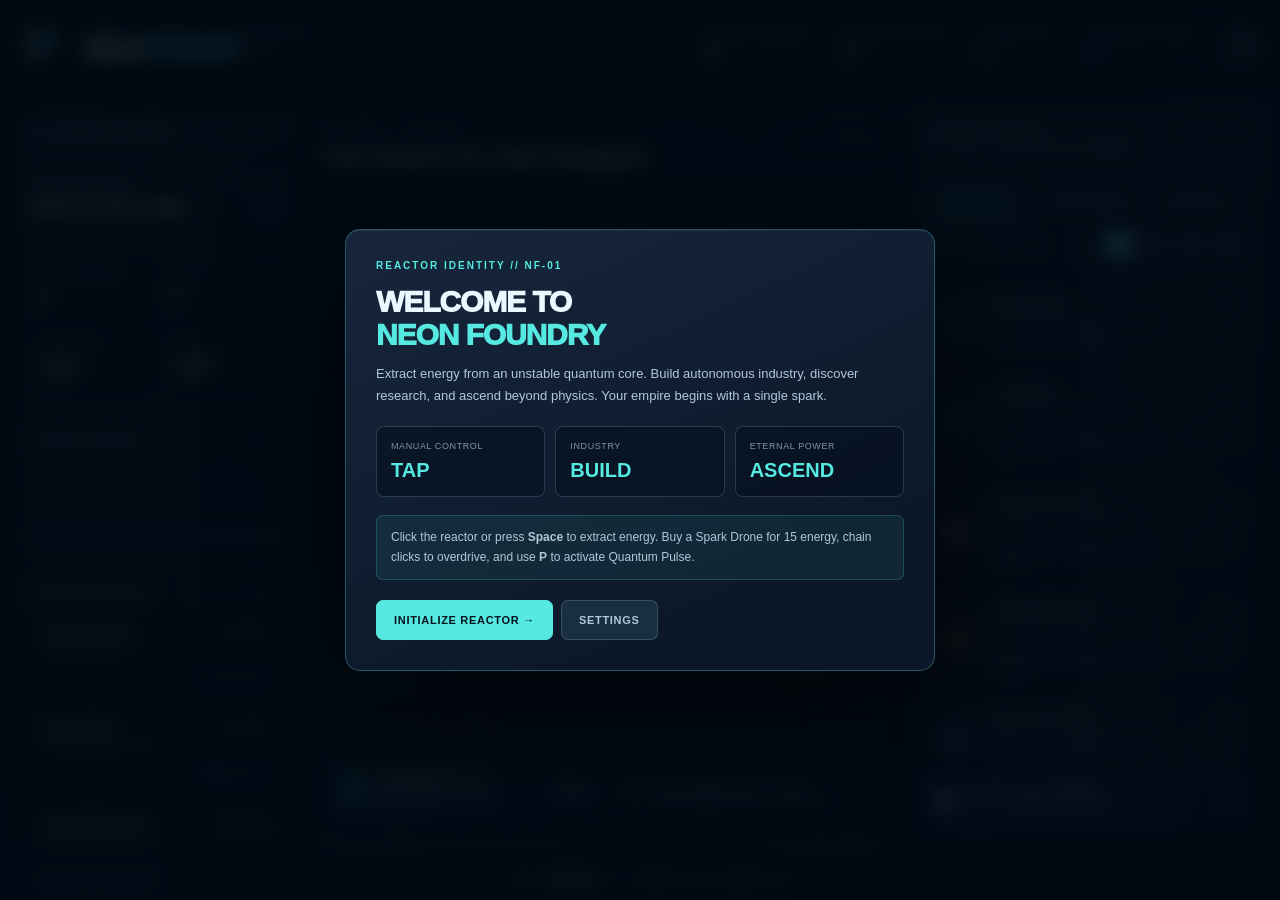
<file: games/neon-foundry/index.html>
<!DOCTYPE html>
<html lang="en">
<head>
<meta charset="utf-8">
<meta name="viewport" content="width=device-width,initial-scale=1,viewport-fit=cover">
<meta name="theme-color" content="#080e19">
<title>NEON FOUNDRY — Reactor Clicker</title>
<style>
:root{color-scheme:dark;--bg:#07101b;--bg2:#0c1522;--card:#111d2c;--card2:#121f2f;--line:rgba(120,176,199,.15);--line2:rgba(120,176,199,.27);--text:#eaf7ff;--muted:#8096ad;--soft:#b2c8d9;--accent:#55e9e1;--accent-rgb:85,233,225;--accent-deep:#087e85;--violet:#a388fc;--gold:#ffc975;--danger:#ff6e88;--ok:#65ebba}
body[data-theme=violet]{--accent:#b5a0ff;--accent-rgb:181,160,255;--accent-deep:#7260bb;--gold:#ffca98}body[data-theme=amber]{--accent:#ffbf78;--accent-rgb:255,191,120;--accent-deep:#a7662b;--gold:#a5e7ff}
*{box-sizing:border-box}html,body{margin:0;min-height:100%;background:var(--bg);font-family:'Segoe UI',Inter,Arial,sans-serif;color:var(--text)}button,select,input{font:inherit}button{cursor:pointer}button:focus-visible,input:focus-visible,select:focus-visible{outline:2px solid var(--accent);outline-offset:3px}button:disabled{cursor:not-allowed}button:active:not(:disabled){transform:translateY(1px)}button,[role=button]{-webkit-tap-highlight-color:transparent}button:focus:not(:focus-visible){outline:0}kbd{font-size:10px;padding:2px 5px;border:1px solid var(--line2);border-radius:3px;color:var(--soft);background:#172435}p{margin:0}.universe{position:fixed;inset:0;overflow:hidden;pointer-events:none;z-index:0;background:radial-gradient(ellipse at 52% 30%,rgba(18,64,81,.24),transparent 52%),linear-gradient(145deg,#070e18,#0b1320 60%,#080e19)}.universe-grid{position:absolute;inset:0;background-image:linear-gradient(rgba(110,158,183,.034) 1px,transparent 1px),linear-gradient(90deg,rgba(110,158,183,.034) 1px,transparent 1px);background-size:48px 48px;mask-image:linear-gradient(to bottom,transparent,#000 25%,#000 84%,transparent)}.nebula{position:absolute;inset:-20%;filter:blur(100px);opacity:.14}.nebula-a{background:radial-gradient(circle at 10% 82%,#135b77,transparent 34%)}.nebula-b{background:radial-gradient(circle at 90% 17%,#4455a7,transparent 30%)}.app{position:relative;z-index:1;max-width:2100px;margin:auto;min-height:100vh;display:flex;flex-direction:column}.topbar{height:92px;flex:0 0 auto;display:flex;align-items:center;padding:15px clamp(18px,2.7vw,48px);gap:17px;border-bottom:1px solid var(--line);background:rgba(7,15,26,.6);backdrop-filter:blur(15px)}.brand-mark{width:49px;height:49px;border:1px solid rgba(var(--accent-rgb),.37);background:linear-gradient(135deg,rgba(var(--accent-rgb),.22),rgba(6,15,27,.55));display:grid;place-items:center;clip-path:polygon(22% 0,78% 0,100% 22%,100% 78%,78% 100%,22% 100%,0 78%,0 22%);box-shadow:0 0 35px rgba(var(--accent-rgb),.08)}.brand-logo{font-weight:1000;letter-spacing:-5px;font-size:22px;font-style:italic;padding-right:5px}.brand-logo span{color:var(--accent)}.eyebrow,.tiny-mono{font-size:10px;letter-spacing:2px;font-weight:800;color:var(--accent);text-transform:uppercase}.brand-title{font-size:22px;font-weight:1000;letter-spacing:-1.1px;white-space:nowrap}.brand-title span{color:var(--accent)}.brand-title small{font-size:9px;color:#647d98;letter-spacing:1px;margin-left:7px}.top-stats{margin-left:auto;display:flex;gap:8px;align-items:center}.stat-box{min-width:120px;padding:9px 17px;border-left:1px solid var(--line);display:flex;flex-direction:column;gap:4px}.stat-box span{font-size:9px;color:var(--muted);font-weight:800;letter-spacing:1.15px;white-space:nowrap}.stat-box strong{font-size:21px;font-weight:900;letter-spacing:-.6px;font-variant-numeric:tabular-nums;white-space:nowrap}.stat-core strong{color:var(--violet)}.icon-button{width:41px;height:41px;border:1px solid var(--line2);border-radius:8px;background:#142031;color:var(--soft);font-size:21px;display:grid;place-items:center}.icon-button:hover,.ghost-button:hover{border-color:rgba(var(--accent-rgb),.48);color:var(--accent)}.layout{flex:1;min-height:0;display:grid;grid-template-columns:minmax(280px,315px) minmax(420px,1fr) minmax(325px,405px);gap:18px;padding:21px clamp(18px,2.7vw,48px) 16px;max-height:calc(100vh - 134px);min-height:650px}.panel{border:1px solid var(--line);background:linear-gradient(165deg,rgba(18,31,47,.89),rgba(11,20,33,.91));border-radius:11px;min-height:0;box-shadow:inset 0 1px 0 rgba(255,255,255,.025),0 22px 65px rgba(0,0,0,.13)}.left-panel{padding:22px 19px;overflow-y:auto;scrollbar-width:thin;scrollbar-color:#345062 transparent}.panel-heading{font-size:11px;font-weight:900;letter-spacing:1.4px;color:var(--soft);display:flex;align-items:center;gap:10px}.section-dot{width:7px;height:7px;border-radius:50%;background:var(--accent);box-shadow:0 0 10px rgba(var(--accent-rgb),.6)}.tiny-mono{margin-left:auto;font-size:8px;color:#5b738c;letter-spacing:1px}.welcome-label{font-size:10px;color:var(--muted);font-weight:800;letter-spacing:1px;margin-top:38px;display:flex;justify-content:space-between}.live-pill{color:var(--ok);font-size:9px;display:flex;align-items:center;gap:5px}.live-pill span{width:6px;height:6px;background:var(--ok);border-radius:50%;box-shadow:0 0 10px rgba(101,235,186,.6)}.level-bar{display:flex;justify-content:space-between;margin-top:12px;margin-bottom:10px;align-items:center}.level-bar span{font-weight:900;font-size:17px;letter-spacing:-.3px}.level-bar strong{font-size:11px;color:var(--accent)}.bar-track{background:#08111d;border-radius:99px;overflow:hidden;border:1px solid #223246}.thin{height:7px}.bar-fill{height:100%;background:linear-gradient(90deg,var(--accent-deep),var(--accent));box-shadow:0 0 10px rgba(var(--accent-rgb),.45);transition:width .16s}.metrics{display:grid;grid-template-columns:repeat(2,1fr);gap:10px;margin-top:22px}.metric{background:rgba(4,13,24,.45);border:1px solid rgba(124,169,192,.1);border-radius:6px;padding:13px 12px;display:flex;flex-direction:column;gap:7px}.metric span{font-size:8px;letter-spacing:.6px;color:#819ab1;font-weight:800;white-space:nowrap}.metric strong{font-size:18px;font-weight:900;letter-spacing:-.3px;font-variant-numeric:tabular-nums}.panel-divider{height:1px;background:var(--line);margin:24px 0 20px}.subhead{display:flex;justify-content:space-between;font-size:10px;font-weight:900;letter-spacing:1px;color:var(--soft);align-items:center}.subhead small{font-size:8px;color:#617c95;letter-spacing:.6px}.sparkline{width:100%;height:88px;margin-top:10px;display:block}.contracts{margin-top:13px;display:flex;flex-direction:column;gap:8px}.contract{background:rgba(6,15,26,.55);border:1px solid var(--line);padding:12px;border-radius:7px}.contract-top{display:flex;gap:7px;justify-content:space-between;align-items:center;font-size:11px;font-weight:800}.contract-top em{font-size:9px;font-style:normal;color:var(--gold);white-space:nowrap}.contract-desc{color:var(--muted);font-size:10px;margin-top:5px}.contract-bottom{display:flex;align-items:center;gap:8px;margin-top:10px}.contract-bottom .bar-track{height:5px;flex:1}.contract-counter{font-size:9px;font-weight:800;color:var(--muted)}.claim-button{background:rgba(var(--accent-rgb),.15);border:1px solid rgba(var(--accent-rgb),.4);border-radius:5px;color:var(--accent);font-size:9px;padding:6px 8px;font-weight:900}.claim-button:disabled{opacity:.44}.feed{display:flex;flex-direction:column;gap:10px;margin-top:14px}.feed-event{display:flex;align-items:flex-start;gap:8px;font-size:10px;color:var(--muted);line-height:1.4}.feed-event i{width:5px;height:5px;flex:none;background:var(--accent);border-radius:50%;margin-top:5px}.ghost-button{border:1px solid var(--line2);color:var(--soft);background:rgba(22,38,56,.65);padding:12px;border-radius:6px;font-size:10px;font-weight:900;letter-spacing:.6px}.achievements-trigger{width:100%;margin-top:20px;text-align:left;display:flex;gap:8px;align-items:center}.achievements-trigger span:last-child{margin-left:auto;color:var(--gold)}.button-icon{color:var(--gold)}.center-panel{min-width:0;display:flex;flex-direction:column;align-items:stretch;padding:8px 4px 0}.center-head{display:flex;align-items:start;justify-content:space-between;gap:12px;padding:5px 16px 0}.center-head h1{font-size:clamp(19px,1.55vw,27px);letter-spacing:1.5px;line-height:1.2;font-weight:900;margin:9px 0 0}.center-coordinate{font-family:Consolas,monospace;font-size:9px;line-height:1.9;text-align:right;color:#5b7c94;letter-spacing:.8px}.reactor-stage{position:relative;flex:1;min-height:320px;max-height:580px;display:flex;align-items:center;justify-content:center;isolation:isolate;overflow:hidden}.reactor-stage:before{content:'';position:absolute;width:min(88%,540px);aspect-ratio:1;border-radius:50%;background:radial-gradient(circle,rgba(var(--accent-rgb),.07),transparent 67%);pointer-events:none}.fx{position:absolute;inset:0;pointer-events:none;z-index:6;width:100%;height:100%}.outer-reticle{position:absolute;width:min(86%,510px);aspect-ratio:1;border:1px dashed rgba(var(--accent-rgb),.09);border-radius:50%;animation:slowspin 48s linear infinite}.tick{position:absolute;width:18px;height:3px;background:rgba(var(--accent-rgb),.44);top:50%;left:50%;transform-origin:0 0}.t1{transform:rotate(0deg) translateX(240px)}.t2{transform:rotate(90deg) translateX(240px)}.t3{transform:rotate(180deg) translateX(240px)}.t4{transform:rotate(270deg) translateX(240px)}.reactor-button{width:clamp(265px,31vw,395px);height:clamp(265px,31vw,395px);border:0;background:none;position:relative;border-radius:50%;display:grid;place-items:center;outline-offset:9px;touch-action:manipulation;user-select:none;-webkit-user-select:none}.reactor-button:active{transform:scale(.974)}.reactor-button:focus-visible{outline:2px dashed var(--accent)}.reactor-glow{position:absolute;inset:12%;border-radius:50%;background:radial-gradient(circle,rgba(var(--accent-rgb),.25),rgba(var(--accent-rgb),.09) 39%,transparent 72%);filter:blur(28px);animation:breathe 3s ease-in-out infinite}.reactor-ring{position:absolute;border-radius:50%;pointer-events:none}.ring-outer{inset:1%;border:5px solid rgba(var(--accent-rgb),.14);border-top-color:rgba(var(--accent-rgb),.75);border-bottom-color:rgba(var(--accent-rgb),.48);box-shadow:0 0 18px rgba(var(--accent-rgb),.17),inset 0 0 25px rgba(var(--accent-rgb),.12);animation:slowspin 10s linear infinite}.ring-outer:before{content:'';position:absolute;inset:12px;border:2px dotted rgba(var(--accent-rgb),.28);border-radius:50%}.ring-middle{inset:11%;border:3px dashed rgba(var(--accent-rgb),.36);animation:slowspin 17s linear infinite reverse}.ring-inner{inset:18%;border:2px solid rgba(var(--accent-rgb),.35);border-left-color:rgba(var(--accent-rgb),.85);border-right-color:rgba(var(--accent-rgb),.85);animation:slowspin 5s linear infinite}.core-shell{inset:23%;position:absolute;display:grid;place-items:center;filter:drop-shadow(0 0 22px rgba(var(--accent-rgb),.28))}.core-facets{position:absolute;inset:0;clip-path:polygon(50% 0,92% 22%,100% 50%,81% 86%,50% 100%,18% 86%,0 50%,8% 22%);background:linear-gradient(120deg,rgba(var(--accent-rgb),.97),#13324e 34%,#164966 53%,rgba(var(--accent-rgb),.85) 76%,#10263f);box-shadow:inset 0 0 30px rgba(0,0,0,.6)}.core-facets:before{content:'';position:absolute;inset:10%;clip-path:polygon(50% 0,100% 28%,100% 72%,50% 100%,0 72%,0 28%);background:radial-gradient(circle at 50% 43%,rgba(var(--accent-rgb),.62),#10374b 50%,#09172c 76%)}.core-center{position:absolute;inset:15%;border:1px solid rgba(var(--accent-rgb),.9);border-radius:50%;background:radial-gradient(circle at 45% 35%,#0b394e,#061423 76%);display:grid;place-items:center;box-shadow:inset 0 0 29px #06111d,0 0 24px rgba(var(--accent-rgb),.5)}.core-emblem{width:88%;height:88%;fill:none;stroke:rgba(var(--accent-rgb),.8);stroke-width:3.5;filter:drop-shadow(0 0 5px rgba(var(--accent-rgb),.6))}.core-emblem path:last-child{fill:rgba(var(--accent-rgb),.8);stroke:none}.core-bracket{position:absolute;width:17px;height:17px;border-left:3px solid rgba(var(--accent-rgb),.75);border-top:3px solid rgba(var(--accent-rgb),.75)}.cb1{left:19%;top:19%}.cb2{right:19%;top:19%;transform:rotate(90deg)}.cb3{right:19%;bottom:19%;transform:rotate(180deg)}.cb4{left:19%;bottom:19%;transform:rotate(270deg)}.reactor-button.impact .core-shell{animation:impact .15s ease-out}.reactor-button.impact .core-center{box-shadow:inset 0 0 29px #06111d,0 0 47px rgba(var(--accent-rgb),.8)}.reactor-button.surging .ring-outer{border-top-color:var(--gold);box-shadow:0 0 26px rgba(255,190,110,.55)}.reactor-button.surging .core-emblem{stroke:var(--gold)}.reactor-foot{position:absolute;bottom:8px;text-align:center;pointer-events:none;z-index:4}.reactor-instruction{font-size:12px;font-weight:900;letter-spacing:2px;color:var(--soft)}.reactor-sub{font-size:10px;color:#647f96;margin-top:7px;letter-spacing:1px}.reactor-sub span{color:var(--accent)}.anomaly{position:absolute;z-index:8;left:73%;top:21%;border:1px solid rgba(255,206,117,.55);width:90px;height:90px;border-radius:50%;background:radial-gradient(circle,rgba(255,204,113,.3),rgba(107,58,39,.7));box-shadow:0 0 36px rgba(255,202,117,.35),inset 0 0 19px rgba(255,205,118,.3);animation:breathe 1.4s ease-in-out infinite;color:var(--gold);display:flex;align-items:center;justify-content:center;flex-direction:column;gap:3px}.anomaly[hidden]{display:none}.anomaly-star{font-size:37px;line-height:1}.anomaly-text{font-size:9px;font-weight:900;letter-spacing:1px}.interaction-board{border:1px solid var(--line);background:rgba(11,23,37,.8);border-radius:8px;padding:15px 17px;margin:0 12px}.board-top{display:flex;justify-content:space-between;align-items:center}.board-top .eyebrow{display:block;color:var(--muted);font-size:9px}.board-top strong{display:block;color:var(--accent);font-size:13px;margin-top:3px}.board-top>span{color:var(--gold);font-size:11px;font-weight:900;letter-spacing:.5px}.flux-track{height:12px;border-radius:4px;margin-top:12px;background:#050c16;border:1px solid #27384b;overflow:hidden;position:relative}.flux-fill{height:100%;width:0%;background:linear-gradient(90deg,#157c83,var(--accent) 65%,#d4fffe);box-shadow:0 0 17px rgba(var(--accent-rgb),.45);transition:width .08s linear}.flux-blocks{position:absolute;inset:0;background:repeating-linear-gradient(90deg,transparent 0,transparent calc(10% - 2px),#060f1a calc(10% - 2px),#060f1a 10%);pointer-events:none}.board-bottom{display:flex;justify-content:space-between;margin-top:8px;font-size:9px;color:#748ba1;font-weight:800;letter-spacing:.7px}.boost-controls{display:flex;gap:12px;margin:13px 12px 0}.pulse-btn{flex:1;display:flex;align-items:center;gap:12px;background:linear-gradient(100deg,rgba(var(--accent-rgb),.14),rgba(14,28,46,.92));border:1px solid rgba(var(--accent-rgb),.34);border-radius:8px;color:var(--text);padding:13px;text-align:left;transition:border-color .15s}.pulse-btn:hover:not(:disabled){border-color:var(--accent);box-shadow:0 0 20px rgba(var(--accent-rgb),.1)}.pulse-btn:disabled{opacity:.55}.pulse-symbol{color:var(--accent);font-size:32px;line-height:1}.pulse-btn strong,.ascend-button strong{display:block;font-size:11px;letter-spacing:.7px}.pulse-btn small,.ascend-button small{display:block;font-size:9px;color:var(--muted);margin-top:3px}.pulse-state{margin-left:auto;font-size:10px;font-weight:900;color:var(--accent);white-space:nowrap}.hint-box{flex:1;display:flex;align-items:center;gap:11px;background:rgba(15,25,42,.7);border:1px solid var(--line);border-radius:8px;padding:12px;color:var(--muted);font-size:10px;line-height:1.6}.hint-box strong{color:var(--soft);font-weight:700}.hint-orb{font-size:25px;color:var(--gold)}.milestone-strip{margin:13px 12px 0;display:flex;justify-content:space-between;color:#607c93;font-size:9px;letter-spacing:1px;font-weight:900}.signal{color:var(--ok)}.signal i{width:6px;height:6px;border-radius:50%;display:inline-block;background:var(--ok);margin-right:4px}.right-panel{display:flex;flex-direction:column;overflow:hidden}.right-head{padding:21px 19px 15px;border-bottom:1px solid var(--line);display:flex;justify-content:space-between;gap:7px}.right-head p{font-size:10px;color:var(--muted);letter-spacing:1px;margin-top:7px}.market-indicator{font-size:8px;color:var(--ok);white-space:nowrap}.market-tabs{padding:11px 12px 0;display:flex;gap:4px}.tab{flex:1;padding:12px 4px;border:1px solid transparent;border-bottom-color:var(--line);border-radius:6px 6px 0 0;background:transparent;color:#7e96ab;font-size:10px;font-weight:900;letter-spacing:.2px}.tab.active{color:var(--accent);border-color:var(--line2);border-bottom:2px solid var(--accent);background:rgba(var(--accent-rgb),.07)}.tab:hover{color:var(--text)}.market-toolbar{display:flex;justify-content:space-between;align-items:center;gap:7px;border-bottom:1px solid var(--line);padding:13px 14px}.market-toolbar>span{color:var(--muted);font-size:9px;font-weight:800;letter-spacing:.4px}.buy-choices{display:flex;align-items:center;gap:4px}.buy-choices>span{font-size:9px;color:#617d93;margin-right:3px}.qty{font-size:10px;color:var(--muted);background:#152235;border:1px solid var(--line2);border-radius:4px;padding:5px 7px;font-weight:900}.qty.active{color:#081821;background:var(--accent);border-color:var(--accent)}.market-scroll{flex:1;min-height:0;overflow-y:auto;scrollbar-width:thin;scrollbar-color:#315064 transparent}.market-items{padding:11px;display:flex;flex-direction:column;gap:9px}.market-item{position:relative;display:grid;grid-template-columns:48px 1fr auto;gap:10px;align-items:center;padding:13px 10px;border:1px solid rgba(127,166,193,.14);border-radius:8px;background:linear-gradient(105deg,rgba(26,40,59,.8),rgba(11,23,37,.76));transition:background .14s,border-color .14s}.market-item:hover{border-color:rgba(var(--accent-rgb),.4);background:rgba(24,43,59,.83)}.market-item.unaffordable{opacity:.78}.market-icon{width:47px;height:47px;border-radius:8px;display:grid;place-items:center;background:linear-gradient(140deg,rgba(var(--accent-rgb),.16),rgba(var(--accent-rgb),.04));border:1px solid rgba(var(--accent-rgb),.22);font-size:24px;color:var(--accent);font-weight:800;text-shadow:0 0 18px rgba(var(--accent-rgb),.22)}.market-icon.purple{color:#c8b5ff;border-color:rgba(163,136,252,.25);background:rgba(163,136,252,.09)}.market-icon.gold{color:var(--gold);border-color:rgba(255,201,117,.22);background:rgba(255,201,117,.07)}.item-main{min-width:0}.item-name{font-weight:900;font-size:12px;letter-spacing:.2px}.item-meta{font-size:10px;color:var(--muted);margin-top:4px;line-height:1.35}.item-small{font-size:9px;color:var(--accent);margin-top:6px;font-weight:700}.market-buy{display:flex;flex-direction:column;align-items:flex-end;gap:7px}.owned-pill{color:var(--soft);font-size:9px;letter-spacing:.5px;background:#182b3b;border-radius:4px;padding:3px 6px;font-weight:900;white-space:nowrap}.buy-button{background:linear-gradient(135deg,rgba(var(--accent-rgb),.17),rgba(var(--accent-rgb),.07));border:1px solid rgba(var(--accent-rgb),.39);border-radius:5px;padding:9px 10px;color:var(--accent);font-size:10px;font-weight:900;white-space:nowrap;min-width:66px}.buy-button:hover:not(:disabled){background:rgba(var(--accent-rgb),.24)}.buy-button:disabled{border-color:var(--line);background:#131c2a;color:#62778b}.market-bottom{border-top:1px solid var(--line);padding:12px}.ascend-button{width:100%;background:linear-gradient(105deg,rgba(133,105,225,.17),rgba(74,54,135,.08));border:1px solid rgba(164,134,246,.37);padding:14px 12px;color:#d4c9ff;border-radius:7px;display:flex;gap:13px;text-align:left;align-items:center}.ascend-button>span:first-child{font-size:27px}.chevron{margin-left:auto}.footer{height:42px;border-top:1px solid var(--line);display:flex;align-items:center;justify-content:space-between;gap:10px;padding:0 clamp(18px,2.7vw,48px);font-size:9px;letter-spacing:.9px;color:#617b93;font-weight:800}.toast-layer{position:fixed;bottom:28px;left:50%;transform:translateX(-50%);z-index:200;display:flex;flex-direction:column;gap:8px;align-items:center;pointer-events:none}.toast{padding:13px 20px;border:1px solid rgba(var(--accent-rgb),.4);border-radius:7px;background:rgba(12,27,40,.96);box-shadow:0 15px 60px #0008;color:var(--text);font-size:12px;font-weight:800;animation:toastin .2s ease-out;max-width:min(520px,92vw);text-align:center}.toast.warn{border-color:rgba(255,187,108,.5);color:var(--gold)}.modal-layer{position:fixed;inset:0;z-index:100;background:rgba(0,0,0,.26);display:grid;place-items:center;padding:14px}.modal-layer[hidden]{display:none}.modal-backdrop{position:absolute;inset:0;background:rgba(1,8,18,.79);backdrop-filter:blur(10px)}.modal{position:relative;width:min(590px,96vw);max-height:min(760px,90vh);overflow-y:auto;background:linear-gradient(155deg,#17263c,#0c1829 78%);border:1px solid rgba(var(--accent-rgb),.29);border-radius:15px;box-shadow:0 30px 120px #000a,inset 0 1px 0 rgba(255,255,255,.06);padding:30px;scrollbar-width:thin}.modal-heading{display:flex;align-items:center;justify-content:space-between;margin-bottom:14px}.modal-close{border:1px solid var(--line2);border-radius:6px;width:31px;height:31px;background:#16263a;color:var(--soft);font-size:24px;line-height:1}.modal-title{font-size:30px;font-weight:1000;letter-spacing:-1.1px;line-height:1.1;margin:5px 0 12px}.modal-title em{font-style:normal;color:var(--accent)}.modal-copy{color:var(--soft);font-size:13px;line-height:1.7;margin:0 0 19px}.modal-stats{display:grid;grid-template-columns:repeat(3,1fr);gap:10px;margin:18px 0}.modal-stat{border:1px solid var(--line2);border-radius:8px;background:rgba(5,14,28,.55);padding:14px}.modal-stat span{display:block;font-size:9px;color:var(--muted);letter-spacing:.6px}.modal-stat strong{display:block;font-size:20px;color:var(--accent);margin-top:8px}.modal-actions{display:flex;flex-wrap:wrap;gap:8px;margin-top:20px}.primary-btn,.secondary-btn,.danger-btn{border-radius:7px;padding:13px 17px;font-size:11px;font-weight:900;letter-spacing:.7px}.primary-btn{background:var(--accent);border:1px solid var(--accent);color:#06131d}.primary-btn:hover{filter:brightness(1.08)}.primary-btn:disabled{opacity:.43}.secondary-btn{background:#1a2e42;border:1px solid var(--line2);color:var(--soft)}.danger-btn{background:rgba(255,110,136,.15);border:1px solid rgba(255,110,136,.38);color:#ff9cad}.settings-row{display:flex;justify-content:space-between;align-items:center;gap:18px;padding:14px 0;border-bottom:1px solid var(--line)}.settings-row>label,.settings-row>span{font-size:12px;color:var(--soft);font-weight:700}.settings-row select{background:#102137;border:1px solid var(--line2);padding:8px;color:var(--text);border-radius:5px}.settings-row input[type=range]{width:170px;accent-color:var(--accent)}.settings-row input[type=checkbox]{width:17px;height:17px;accent-color:var(--accent)}.achievement-list{display:flex;flex-direction:column;gap:8px;max-height:430px;overflow-y:auto;padding-right:3px}.achievement{display:flex;gap:10px;align-items:center;padding:12px;border:1px solid var(--line);background:#0d1d2d;border-radius:8px}.achievement-icon{font-size:23px;color:var(--gold);width:35px;text-align:center}.achievement-description{flex:1;min-width:0}.achievement-description strong{font-size:12px;display:block}.achievement-description span{font-size:10px;color:var(--muted)}.achievement .claim-button{flex:none}.achievement.locked{opacity:.55}.perk-list{display:flex;flex-direction:column;gap:8px;margin:15px 0}.perk{display:flex;align-items:center;justify-content:space-between;gap:12px;border:1px solid var(--line);background:#0e1e2d;padding:12px;border-radius:8px}.perk strong{display:block;font-size:12px}.perk small{display:block;font-size:10px;color:var(--muted);margin-top:4px}.perk .buy-button{min-width:90px}.notice{background:rgba(var(--accent-rgb),.065);padding:12px 14px;border:1px solid rgba(var(--accent-rgb),.2);color:var(--soft);font-size:12px;line-height:1.65;border-radius:7px;margin:14px 0}.highlight{color:var(--accent)}.gold{color:var(--gold)}.hidden-file{display:none}.flashbang{animation:flash .2s ease-out}body.reduced-motion *,body.reduced-motion *:before,body.reduced-motion *:after{animation-duration:.01ms!important;animation-iteration-count:1!important;transition-duration:.01ms!important}
@keyframes slowspin{to{transform:rotate(360deg)}}@keyframes breathe{50%{opacity:.7;transform:scale(1.035)}}@keyframes impact{50%{transform:scale(.94)}100%{transform:scale(1)}}@keyframes toastin{from{transform:translateY(10px);opacity:0}to{transform:translateY(0);opacity:1}}@keyframes flash{from{filter:brightness(1.7)}to{filter:brightness(1)}}
@media(max-width:1450px){.layout{grid-template-columns:minmax(250px,285px) minmax(360px,1fr) minmax(300px,355px);gap:10px;padding:15px 16px;min-height:620px}.left-panel{padding:18px 14px}.right-head{padding:19px 13px 13px}.reactor-button{width:clamp(245px,28vw,360px);height:clamp(245px,28vw,360px)}.topbar{padding:13px 17px}.center-head{padding:5px 5px}.metric{padding:11px 8px}.stat-box{min-width:100px;padding:8px 11px}.stat-box strong{font-size:19px}.boost-controls{gap:8px}.hint-box{padding:8px}}
@media(max-width:1110px){.topbar{height:auto;min-height:82px;flex-wrap:wrap}.top-stats{order:3;width:100%;margin:0;justify-content:space-between}.stat-box{flex:1}.layout{max-height:none;grid-template-columns:minmax(240px,300px) minmax(400px,1fr);min-height:0;align-items:stretch}.center-panel{grid-column:2;grid-row:1}.left-panel{grid-column:1;grid-row:1;max-height:850px}.right-panel{grid-column:1/-1;grid-row:2;max-height:530px}.reactor-stage{min-height:420px}.reactor-button{width:360px;height:360px}.market-items{display:grid;grid-template-columns:repeat(2,minmax(0,1fr))}.footer{height:auto;min-height:42px;padding:12px 18px;flex-wrap:wrap}}
@media(max-width:760px){.topbar{padding:12px;gap:10px}.brand-title{font-size:18px}.brand-mark{width:40px;height:40px}.brand-logo{font-size:19px}.brand-text .eyebrow{font-size:8px}.top-stats{gap:2px}.stat-box{min-width:0;padding:7px}.stat-box span{font-size:7px}.stat-box strong{font-size:16px}.hide-small{display:none}.layout{display:flex;flex-direction:column;padding:10px;gap:10px}.center-panel{order:0;padding:5px 0}.right-panel{order:1;max-height:530px}.left-panel{order:2;max-height:none}.center-head h1{font-size:18px}.center-coordinate{display:none}.reactor-stage{min-height:330px;max-height:450px}.reactor-button{width:min(83vw,340px);height:min(83vw,340px)}.boost-controls{margin-top:9px}.hint-box{display:none}.center-panel .milestone-strip{font-size:8px}.market-items{grid-template-columns:1fr}.right-head{padding:15px}.modal{padding:20px}.footer>span:nth-child(2){display:none}}
@media(max-width:410px){.market-toolbar{flex-wrap:wrap}.market-item{grid-template-columns:42px 1fr auto;gap:7px}.market-icon{width:40px;height:40px}.buy-button{min-width:59px;font-size:9px;padding:7px 5px}.item-name{font-size:11px}.metrics{gap:7px}.stat-box strong{font-size:14px}.center-head h1{font-size:16px}.reactor-instruction{font-size:10px}}
/* Full-height desktop shell: contained market scrolling instead of panels bleeding under the footer. */
@media (min-width:1111px){.app{height:100dvh;min-height:690px}.layout{height:calc(100% - 134px);min-height:0;max-height:none;grid-template-rows:minmax(0,1fr)}.right-panel,.left-panel,.center-panel{min-height:0}.center-panel{overflow:hidden}.reactor-stage{min-height:260px}}
@media (max-width:1110px){.app{height:auto;min-height:100vh}.layout{height:auto;max-height:none}}
@media(max-width:760px){.reactor-stage{min-height:415px;max-height:465px}.reactor-button{width:min(78vw,305px);height:min(78vw,305px)}.reactor-foot{bottom:5px}.reactor-instruction{font-size:11px}}

</style>
</head>
<body data-theme="cyan">
<svg width="0" height="0" style="position:absolute;overflow:hidden" aria-hidden="true"><defs>
<symbol id="i-bolt" viewBox="0 0 24 24"><path d="m13 2-9 11h7l-1 9 10-12h-7l0-8Z"/></symbol>
<symbol id="i-star" viewBox="0 0 24 24"><path d="m12 2 2.8 6.4 6.9.6-5.3 4.5 1.7 6.8-6.1-3.6-6.1 3.6 1.7-6.8L2.3 9l6.9-.6Z"/></symbol>
<symbol id="i-spark" viewBox="0 0 24 24"><path d="m12 1 2.8 8.2L23 12l-8.2 2.8L12 23l-2.8-8.2L1 12l8.2-2.8Z"/></symbol>
<symbol id="i-gear" viewBox="0 0 24 24"><path d="M10 2h4l.5 2.4 2.1 1.1 2.2-1.1 2.8 2.8-1.1 2.2 1.1 2.1L24 12v4l-2.4.5-1.1 2.1 1.1 2.2-2.8 2.8-2.2-1.1-2.1 1.1L14 26h-4l-.5-2.4-2.1-1.1-2.2 1.1-2.8-2.8 1.1-2.2-1.1-2.1L0 16v-4l2.4-.5 1.1-2.1-1.1-2.2 2.8-2.8 2.2 1.1 2.1-1.1Z"/><circle cx="12" cy="14" r="3"/></symbol>
<symbol id="i-shield" viewBox="0 0 24 24"><path d="m12 2 9 4v6c0 5-3.6 8.5-9 10-5.4-1.5-9-5-9-10V6Z"/></symbol>
<symbol id="i-flask" viewBox="0 0 24 24"><path d="M9 2h6m-4 0v8L4 20c-.6 1 .3 2 1.6 2h12.8c1.3 0 2.2-1 1.6-2l-7-10V2M7 16h10"/></symbol>
</defs></svg>
<div class="universe" aria-hidden="true"><div class="universe-grid"></div><div class="nebula nebula-a"></div><div class="nebula nebula-b"></div></div>
<div class="app" id="app">
 <header class="topbar">
   <div class="brand-mark"><span class="brand-logo">N<span>F</span></span></div>
   <div class="brand-text"><div class="eyebrow">OMEGA SYSTEMS // IDLE DIVISION</div><div class="brand-title">NEON<span>FOUNDRY</span> <small>V1.0</small></div></div>
   <div class="top-stats"><div class="stat-box"><span>ENERGY RESERVES</span><strong id="headerEnergy">0</strong></div><div class="stat-box"><span>PRODUCTION / SEC</span><strong id="headerEps">0</strong></div><div class="stat-box hide-small"><span>POWER / TAP</span><strong id="headerTap">1</strong></div><div class="stat-box stat-core"><span>ASCENSION CORES</span><strong id="headerCores">0</strong></div></div>
   <button class="icon-button" id="settingsBtn" title="Settings" aria-label="Settings"><span>⚙</span></button>
 </header>
 <main class="layout">
  <aside class="panel left-panel">
    <div class="panel-heading"><span class="section-dot"></span>COMMAND CENTER <span class="tiny-mono">01 // TELEMETRY</span></div>
    <div class="welcome-label">REACTOR STATUS <span class="live-pill"><span></span> ONLINE</span></div>
    <div class="level-bar"><span id="reactorTitle">PROTOTYPE CORE</span><strong id="reactorLevel">LVL 01</strong></div>
    <div class="bar-track thin"><div class="bar-fill level-fill" id="levelFill" style="width:0%"></div></div>
    <div class="metrics"><div class="metric"><span>TOTAL GENERATED</span><strong id="totalProduced">0</strong></div><div class="metric"><span>GENERATOR COUNT</span><strong id="ownedCount">0</strong></div><div class="metric"><span>CRITICAL RATE</span><strong id="critChance">4%</strong></div><div class="metric"><span>ENERGY MULTIPLIER</span><strong id="productionBonus">1.00×</strong></div></div>
    <div class="panel-divider"></div>
    <div class="subhead"><span>LIVE PRODUCTION</span><small>LAST 60s</small></div>
    <canvas id="sparkline" class="sparkline" width="340" height="85" aria-label="Production history chart"></canvas>
    <div class="panel-divider"></div>
    <div class="subhead"><span>ACTIVE CONTRACTS</span><small>CLAIM FOR REWARDS</small></div>
    <div class="contracts" id="contractList"></div>
    <div class="panel-divider"></div>
    <div class="subhead"><span>ACTIVITY FEED</span><small>LIVE</small></div>
    <div id="activityFeed" class="feed" aria-live="polite"></div>
    <button class="ghost-button achievements-trigger" id="achievementsBtn"><span class="button-icon">✦</span> ACHIEVEMENTS <span id="achievementsTotal">0 / 20</span></button>
  </aside>
  <section class="center-panel">
    <div class="center-head"><div><span class="eyebrow">REACTOR // ALPHA-01</span><h1>THE HEART OF THE FOUNDRY</h1></div><div class="center-coordinate">SECTOR 07-Δ<br>STABLE FREQUENCY</div></div>
    <div class="reactor-stage" id="reactorStage">
      <canvas id="fx" class="fx" aria-hidden="true"></canvas>
      <div class="outer-reticle" aria-hidden="true"><span class="tick t1"></span><span class="tick t2"></span><span class="tick t3"></span><span class="tick t4"></span></div>
      <button id="reactorBtn" class="reactor-button" aria-label="Tap reactor to produce energy" title="Click or press Space to harvest energy">
        <div class="reactor-glow"></div>
        <div class="reactor-ring ring-outer"></div><div class="reactor-ring ring-middle"></div><div class="reactor-ring ring-inner"></div>
        <div class="core-shell"><div class="core-facets"></div><div class="core-center"><svg viewBox="0 0 150 150" class="core-emblem" aria-hidden="true"><path d="M75 15 126 45 126 105 75 135 24 105 24 45Z"/><path d="M75 30 113 52 113 98 75 120 37 98 37 52Z"/><path d="M76 39 56 78h18l-6 35 31-49H80Z"/></svg></div></div>
        <div class="core-bracket cb1"></div><div class="core-bracket cb2"></div><div class="core-bracket cb3"></div><div class="core-bracket cb4"></div>
      </button>
      <button id="anomalyBtn" class="anomaly" aria-label="Capture energy anomaly" hidden><span class="anomaly-star">✦</span><span class="anomaly-text">ANOMALY</span></button>
      <div class="reactor-foot"><div class="reactor-instruction">TAP TO EXTRACT ENERGY</div><div class="reactor-sub">LEFT CLICK <span>●</span> OR SPACEBAR</div></div>
    </div>
    <div class="interaction-board">
      <div class="board-top"><div><span class="eyebrow">FLUX OVERDRIVE</span><strong id="fluxStatus">CHARGING</strong></div><span id="comboLabel">COMBO ×1.00</span></div>
      <div class="flux-track"><div id="fluxFill" class="flux-fill"></div><div class="flux-blocks"></div></div>
      <div class="board-bottom"><span>CHAIN TAPS TO BUILD POWER</span><span id="surgeTimer">0 / 100 FLUX</span></div>
    </div>
    <div class="boost-controls"><button class="pulse-btn" id="pulseBtn"><span class="pulse-symbol">↯</span><span><strong>QUANTUM PULSE</strong><small id="pulseDesc">INSTANT ENERGY BOOST</small></span><span class="pulse-state" id="pulseCooldown">READY</span></button><div class="hint-box"><span class="hint-orb">✦</span><span>Catch anomalies for rare bonuses.<br><strong>Each prestige unlocks more power.</strong></span></div></div>
    <div class="milestone-strip"><span id="hintMessage">THE FIRST SPARK STARTS AN EMPIRE.</span><span class="signal"><i></i> SYSTEM NOMINAL</span></div>
  </section>
  <aside class="panel right-panel">
    <div class="right-head"><div><div class="panel-heading">FOUNDRY MARKET <span class="tiny-mono">02 // ECONOMY</span></div><p>TURN RAW ENERGY INTO AN EMPIRE</p></div><span class="market-indicator">◆ MARKET ONLINE</span></div>
    <div class="market-tabs" role="tablist" aria-label="Store categories"><button class="tab active" id="tab-generators" data-tab="generators" role="tab" aria-selected="true">GENERATORS</button><button class="tab" id="tab-enhancements" data-tab="enhancements" role="tab" aria-selected="false">ENHANCEMENTS</button><button class="tab" id="tab-research" data-tab="research" role="tab" aria-selected="false">RESEARCH</button></div>
    <div class="market-toolbar"><span id="marketLabel">AUTOMATED PRODUCTION</span><div class="buy-choices"><span>BUY</span><button data-qty="1" class="qty active">×1</button><button data-qty="10" class="qty">×10</button><button data-qty="25" class="qty">×25</button><button data-qty="max" class="qty">MAX</button></div></div>
    <div class="market-scroll"><div id="marketItems" class="market-items"></div></div>
    <div class="market-bottom"><button id="ascendBtn" class="ascend-button"><span>◆</span><span><strong>ASCENSION CHAMBER</strong><small>RESET FOR PERMANENT POWER</small></span><span class="chevron">↗</span></button></div>
  </aside>
 </main>
 <footer class="footer"><span>NF//OMEGA INDUSTRIES</span><span>PRESS <kbd>SPACE</kbd> TO TAP • <kbd>P</kbd> TO PULSE • <kbd>M</kbd> TO MUTE</span><span>AUTOSAVE <span id="saveStatus">READY</span></span></footer>
</div>
<div id="toastLayer" class="toast-layer" aria-live="polite"></div>
<div id="modalLayer" class="modal-layer" hidden><div class="modal-backdrop" id="modalBackdrop"></div><div class="modal" role="dialog" aria-modal="true" aria-labelledby="modalTitle"><div class="modal-heading"><span class="eyebrow" id="modalEyebrow">OMEGA INDUSTRIES</span><button id="modalClose" class="modal-close" aria-label="Close dialog">×</button></div><div id="modalContents"></div></div></div>
<script>
(()=>{'use strict';
const SAVE_KEY='nf_omega_reactor_v1', VERSION=1;
const $=id=>document.getElementById(id);
const clamp=(v,a,b)=>Math.min(b,Math.max(a,v));
const safe=(v,min=0,max=1e280)=>Number.isFinite(Number(v))?clamp(Number(v),min,max):min;
const fmt=n=>{n=Number(n);if(!Number.isFinite(n))return 'MAX';if(n<0)return '-'+fmt(-n);if(n<1000)return n>=100?Math.floor(n).toLocaleString('en-US'):n>=10?n.toFixed(n%1===0?0:1):n.toFixed(n%1===0?0:2);let names=['K','M','B','T','Qa','Qi','Sx','Sp','Oc','No','Dc','Ud','Dd','Td','Qad','Qid','Sxd','Spd'];let i=Math.floor(Math.log10(n)/3)-1;if(i>=names.length)return n.toExponential(2);return (n/Math.pow(1000,i+1)).toFixed(n/Math.pow(1000,i+1)>=100?0:2).replace(/\.00$/,'')+names[i]};
const integer=v=>Math.floor(safe(v,0,1e6));
const GENS=[
 {id:'drone',name:'Spark Drones',icon:'✧',desc:'Tiny collectors that siphon stray sparks.',base:15,growth:1.155,rate:.3,unlock:0,accent:'cyan'},
 {id:'coil',name:'Coil Arrays',icon:'⌁',desc:'Induction coils harvesting magnetic flux.',base:100,growth:1.16,rate:2.2,unlock:30,accent:'cyan'},
 {id:'extractor',name:'Plasma Extractors',icon:'◉',desc:'Cages that condense superheated plasma.',base:780,growth:1.165,rate:14,unlock:250,accent:'purple'},
 {id:'chamber',name:'Fusion Chambers',icon:'◈',desc:'Miniature suns powering the assembly lines.',base:6500,growth:1.17,rate:100,unlock:2400,accent:'gold'},
 {id:'lattice',name:'Quantum Lattices',icon:'⬡',desc:'Borrow energy from parallel timelines.',base:60000,growth:1.176,rate:790,unlock:17000,accent:'purple'},
 {id:'forge',name:'Stellar Forges',icon:'✹',desc:'Turn star matter into pure output.',base:630000,growth:1.18,rate:5800,unlock:180000,accent:'gold'},
 {id:'singularity',name:'Singularity Taps',icon:'◐',desc:'A controlled event horizon yields vast power.',base:7500000,growth:1.185,rate:47000,unlock:2e6,accent:'purple'},
 {id:'time',name:'Time Engines',icon:'⌛',desc:'Harvest energy before it has even existed.',base:94000000,growth:1.19,rate:380000,unlock:22e6,accent:'cyan'},
 {id:'cosmic',name:'Cosmic Arrays',icon:'✦',desc:'A network spanning entire galaxies.',base:1500000000,growth:1.195,rate:6100000,unlock:400e6,accent:'gold'},
 {id:'void',name:'Void Beacons',icon:'◆',desc:'Bend the fabric of existence itself.',base:38000000000,growth:1.2,rate:115000000,unlock:8e9,accent:'purple'}
];
const ENH=[
 {id:'tap',name:'Conductive Touch',icon:'☛',desc:'Add +1.2 base energy per tap.',base:12,growth:1.44,max:75,unlock:0,accent:'cyan'},
 {id:'capacitor',name:'Flux Capacitors',icon:'↯',desc:'Multiply all tap power by 1.27 per level.',base:110,growth:1.92,max:25,unlock:35,accent:'cyan'},
 {id:'critical',name:'Critical Matrix',icon:'✹',desc:'Add 1.8% critical tap chance per level.',base:320,growth:1.8,max:30,unlock:120,accent:'gold'},
 {id:'tempo',name:'Kinetic Rhythm',icon:'≋',desc:'Increase combo bonuses and combo duration.',base:660,growth:1.8,max:15,unlock:290,accent:'purple'},
 {id:'output',name:'Output Catalyst',icon:'⬡',desc:'Multiply automatic production by 1.22.',base:1300,growth:1.93,max:35,unlock:480,accent:'cyan'},
 {id:'scanner',name:'Anomaly Scanner',icon:'✧',desc:'Improve anomaly rewards by 25%.',base:3100,growth:2.03,max:20,unlock:1100,accent:'gold'},
 {id:'surge',name:'Resonance Coil',icon:'⌁',desc:'Add 1.5 seconds to overdrive duration.',base:4700,growth:2.05,max:15,unlock:2100,accent:'purple'},
 {id:'fortune',name:'Profit Algorithms',icon:'◇',desc:'All energy earned receives an extra +7%.',base:16000,growth:2.04,max:30,unlock:5000,accent:'gold'}
];
const RESEARCH=[
 {id:'split',name:'Split Discharge',icon:'✦',desc:'Every 8th tap generates an extra 12 taps of energy.',price:2600,unlock:600,accent:'cyan'},
 {id:'coupling',name:'Quantum Coupling',icon:'⌘',desc:'Every 10 owned generators grants +3% production and taps.',price:16000,unlock:5000,accent:'purple'},
 {id:'pulse',name:'Temporal Reclamation',icon:'↯',desc:'Quantum Pulse rewards are doubled.',price:88000,unlock:32000,accent:'gold'},
 {id:'longSurge',name:'Perfect Resonance',icon:'◈',desc:'All overdrives last 4 additional seconds.',price:260000,unlock:90000,accent:'purple'},
 {id:'aura',name:'Core Symbiosis',icon:'◉',desc:'For every different generator type owned, gain +12% all energy.',price:970000,unlock:310000,accent:'cyan'},
 {id:'amplify',name:'Entropy Harvest',icon:'◆',desc:'Critical taps yield twice the usual critical bonus.',price:4200000,unlock:1500000,accent:'gold'}
];
const PERKS=[
 {id:'tap',name:'Eternal Touch',desc:'Permanent +9% tap strength per level.',max:50},
 {id:'production',name:'Eternal Engines',desc:'Permanent +11% automatic production per level.',max:50},
 {id:'offline',name:'Deep Storage',desc:'Permanent +6% offline earning efficiency per level.',max:12},
 {id:'start',name:'Starter Charge',desc:'Start each new run with +150 energy per level.',max:35},
 {id:'anomaly',name:'Ancient Magnetism',desc:'Permanent +12% anomaly rewards per level.',max:40}
];
const ACHIEVEMENTS=[
 ['first','First Spark','Harvest 1 energy.',10,s=>s.stats.totalEarned>=1],
 ['click10','Quick Hands','Tap the core 10 times.',40,s=>s.stats.clicks>=10],
 ['click100','Determined','Tap the core 100 times.',250,s=>s.stats.clicks>=100],
 ['click1000','Human Dynamo','Tap 1,000 times.',1500,s=>s.stats.clicks>=1000],
 ['tap5000','Unstoppable Hands','Tap 5,000 times.',15000,s=>s.stats.clicks>=5000],
 ['earn500','Getting Started','Generate 500 energy.',125,s=>s.stats.totalEarned>=500],
 ['earn10000','Industrial Age','Generate 10,000 energy.',2500,s=>s.stats.totalEarned>=1e4],
 ['earn1m','Megawatt','Generate 1 million energy.',100000,s=>s.stats.totalEarned>=1e6],
 ['earn1b','Galactic Industry','Generate 1 billion energy.',50000000,s=>s.stats.totalEarned>=1e9],
 ['gen1','First Employee','Own a generator.',60,s=>totalOwned(s)>=1],
 ['gen20','Factory Owner','Own 20 generators.',1500,s=>totalOwned(s)>=20],
 ['gen150','Industrial Titan','Own 150 generators.',65000,s=>totalOwned(s)>=150],
 ['anomaly1','Strange Signal','Capture your first anomaly.',300,s=>s.stats.anomalies>=1],
 ['anomaly15','Signal Hunter','Capture 15 anomalies.',28000,s=>s.stats.anomalies>=15],
 ['pulse5','Reactor Engineer','Activate Quantum Pulse 5 times.',400,s=>s.stats.pulses>=5],
 ['surge3','Overdrive Operator','Trigger 3 overdrives.',800,s=>s.stats.surges>=3],
 ['crit20','Critical Mass','Land 20 critical taps.',1600,s=>s.stats.critClicks>=20],
 ['contract5','Contractor','Complete 5 contracts.',1400,s=>s.stats.contracts>=5],
 ['asc1','Beyond Infinity','Ascend at least once.',18000,s=>s.stats.ascensions>=1],
 ['asc5','Architect of Reality','Ascend five times.',250000,s=>s.stats.ascensions>=5]
].map(([id,name,desc,reward,check])=>({id,name,desc,reward,check}));
const CONTRACT_TYPES=[
 {id:'clicks',name:'Manual Extraction',desc:'Tap the reactor',base:20,growth:1.35},
 {id:'earned',name:'Energy Quota',desc:'Generate energy',base:180,growth:2.2},
 {id:'bought',name:'Industrial Expansion',desc:'Buy generator units',base:3,growth:1.45},
 {id:'pulses',name:'Pulse Specialist',desc:'Activate Quantum Pulse',base:1,growth:1.1},
 {id:'anomalies',name:'Rare Signal',desc:'Collect anomalies',base:1,growth:1.25},
 {id:'surges',name:'Surge Technician',desc:'Trigger overdrive',base:1,growth:1.2}
];
const REACTOR_LEVELS=[['PROTOTYPE CORE',0],['PLASMA ENGINE',200],['FUSION MATRIX',3000],['QUANTUM HEART',80000],['STELLAR REACTOR',2e6],['SINGULARITY PRIME',9e7],['COSMIC FOUNDRY',8e9],['ABSOLUTE ENGINE',1e12]];
const THEMES=['cyan','violet','amber'];
function initialState(){return {version:VERSION,energy:0,runEarned:0,gens:Object.fromEntries(GENS.map(g=>[g.id,0])),enh:Object.fromEntries(ENH.map(g=>[g.id,0])),research:Object.fromEntries(RESEARCH.map(g=>[g.id,false])),cores:0,perks:Object.fromEntries(PERKS.map(g=>[g.id,0])),stats:{clicks:0,totalEarned:0,bought:0,anomalies:0,surges:0,pulses:0,critClicks:0,contracts:0,ascensions:0,bestRun:0},achievementClaims:[],contracts:[],settings:{volume:.38,music:true,sfx:true,reducedMotion:false,particles:true,theme:'cyan'},lastSaved:Date.now(),hintSeen:[],prestiges:0};}
function totalOwned(s=state){return GENS.reduce((n,g)=>n+(s.gens[g.id]||0),0)}
function statOf(id,s=state){return id==='earned'?s.stats.totalEarned:id==='bought'?s.stats.bought:s.stats[id]||0;}
function cloneClean(input){const s=initialState();if(!input||typeof input!=='object'||input.version!==1)return null;
 for(const k of ['energy','runEarned','cores'])s[k]=safe(input[k],0,1e280);
 for(const g of GENS)s.gens[g.id]=integer(input.gens?.[g.id]);for(const g of ENH)s.enh[g.id]=clamp(integer(input.enh?.[g.id]),0,g.max);for(const g of RESEARCH)s.research[g.id]=input.research?.[g.id]===true;
 for(const p of PERKS)s.perks[p.id]=clamp(integer(input.perks?.[p.id]),0,p.max);
 for(const k of Object.keys(s.stats))s.stats[k]=safe(input.stats?.[k],0,k==='totalEarned'?1e280:1e12);
 s.achievementClaims=Array.isArray(input.achievementClaims)?[...new Set(input.achievementClaims.filter(id=>ACHIEVEMENTS.some(a=>a.id===id)))]:[];
 if(Array.isArray(input.contracts))s.contracts=input.contracts.filter(c=>c&&CONTRACT_TYPES.some(t=>t.id===c.type)&&Number.isFinite(c.target)&&c.target>=0&&Number.isFinite(c.start)&&c.start>=0&&c.target>=c.start).slice(0,3).map(c=>({type:c.type,start:safe(c.start),target:safe(c.target),reward:safe(c.reward)}));
 let settings=input.settings||{};s.settings={volume:safe(settings.volume,.0,1),music:settings.music!==false,sfx:settings.sfx!==false,reducedMotion:settings.reducedMotion===true,particles:settings.particles!==false,theme:THEMES.includes(settings.theme)?settings.theme:'cyan'};
 s.lastSaved=safe(input.lastSaved,0,Date.now());s.prestiges=integer(input.prestiges);return s;
}
function load(){try{const raw=localStorage.getItem(SAVE_KEY);if(!raw)return null;return cloneClean(JSON.parse(raw))}catch(e){console.warn('Could not read save',e);return null}}
let saved=load(),state=saved||initialState();let wasSaved=!!saved;
let game={started:false,modal:null,tab:'generators',qty:1,combo:0,comboTimeout:0,flux:0,surgeTime:0,pulseCooldown:0,nextAnomaly:11,anomalyTime:0,anomalyActive:false,anomalyX:73,anomalyY:20,lastTapTime:0,now:0,particles:[],floaters:[],raf:0,uiClock:0,storeClock:0,secondClock:0,saveClock:0,hintClock:0,musicNext:0,history:[],lastHistEarned:state.stats.totalEarned,lastHistClock:0,logs:[],lastImpact:0,lastVolume:state.settings.volume||.38};
function addLog(message){game.logs.unshift({message,time:new Date().toLocaleTimeString([], {hour:'2-digit',minute:'2-digit'})});game.logs=game.logs.slice(0,6);$('activityFeed').innerHTML=game.logs.map(x=>`<div class="feed-event"><i></i><span>${x.message}</span></div>`).join('')}
function chooseContractType(used=[]){let pool=CONTRACT_TYPES.filter(c=>!used.includes(c.id));return pool[Math.floor(Math.random()*pool.length)]||CONTRACT_TYPES[0]}
function makeContract(used=[]){const t=chooseContractType(used),start=statOf(t.id),stage=Math.floor(state.stats.contracts/3);const amount=Math.max(1,Math.ceil(t.base*Math.pow(t.growth,Math.min(30,stage))));let reward=Math.ceil(Math.max(60,amount*(t.id==='earned'?.33:22))*(1+stage*.5));return {type:t.id,start,target:start+amount,reward};}
function ensureContracts(){while(state.contracts.length<3)state.contracts.push(makeContract(state.contracts.map(c=>c.type)))}ensureContracts();
function formatProgress(type,val){return type==='earned'?fmt(val):Math.floor(val).toLocaleString('en-US')}
function mult(s=state){let m=Math.pow(1.07,s.enh.fortune||0);if(s.research.aura){const types=GENS.reduce((n,g)=>n+(s.gens[g.id]>0?1:0),0);m*=1+types*.12}return m}
function coupling(s=state){return s.research.coupling?1+Math.floor(totalOwned(s)/10)*.03:1}
function tapPower(s=state){return (1+(s.enh.tap||0)*1.2)*Math.pow(1.27,s.enh.capacitor||0)*(1+(s.perks.tap||0)*.09)*mult(s)*coupling(s)}
function perSecond(s=state){const base=GENS.reduce((a,g)=>a+g.rate*s.gens[g.id],0);return base*Math.pow(1.22,s.enh.output||0)*(1+(s.perks.production||0)*.11)*mult(s)*coupling(s)}
function chanceCrit(s=state){return Math.min(.62,.04+(s.enh.critical||0)*.018)}
function currentSurge(){return game.surgeTime>0}
function effEps(){return perSecond()* (currentSurge()?2:1)}
function effTap(){return tapPower()*(currentSurge()?3.5:1)}
function earn(value,source=''){let v=safe(value,0,1e280);if(v<=0)return 0;v=Math.min(v,1e280-state.energy,1e280-state.runEarned,1e280-state.stats.totalEarned);if(v<=0)return 0;state.energy+=v;state.runEarned+=v;state.stats.totalEarned+=v;state.stats.bestRun=Math.max(state.stats.bestRun,state.runEarned);return v}
function genCost(g,owned=state.gens[g.id]){return g.base*Math.pow(g.growth,owned)}
function enhCost(g,level=state.enh[g.id]){return g.base*Math.pow(g.growth,level)}
function batchCost(base,growth,owned,n){if(!n)return 0;let first=base*Math.pow(growth,owned);if(n===1)return first;let p=Math.pow(growth,n);return Number.isFinite(p)?first*((p-1)/(growth-1)):Infinity}
function affordableQty(def,owned,limit=1e5){if(state.energy<batchCost(def.base,def.growth,owned,1))return 0;let lo=1,hi=1;while(hi<limit&&batchCost(def.base,def.growth,owned,hi)<=state.energy){lo=hi;hi=Math.min(limit,hi*2);if(lo===limit)break}if(batchCost(def.base,def.growth,owned,hi)<=state.energy)return hi;while(lo+1<hi){let mid=Math.floor((lo+hi)/2);if(batchCost(def.base,def.growth,owned,mid)<=state.energy)lo=mid;else hi=mid}return lo}
function requestedQty(def,owned,max){return game.qty==='max'?affordableQty(def,owned,max||1e5):Math.min(game.qty,max??1e5)}
function buyGenerator(id){const g=GENS.find(x=>x.id===id);if(!g)return;const n=requestedQty(g,state.gens[id]);if(n<1){play('error');return toast('Not enough energy','warn')}let price=batchCost(g.base,g.growth,state.gens[id],n);if(state.energy+1e-7<price)return toast('Not enough energy','warn');state.energy=Math.max(0,state.energy-price);state.gens[id]+=n;state.stats.bought+=n;play('purchase');addLog(`Purchased ${n} × ${g.name}`);if(state.gens[id]===n)toast(`${g.name} online — +${fmt(g.rate*n)}/s`);refreshAll();save()}
function buyEnhancement(id){const g=ENH.find(x=>x.id===id);if(!g)return;const lvl=state.enh[id],n=requestedQty(g,lvl,g.max-lvl);if(n<1)return;const price=batchCost(g.base,g.growth,lvl,n);if(state.energy+1e-7<price){play('error');return toast('Not enough energy','warn')}state.energy=Math.max(0,state.energy-price);state.enh[id]+=n;play('upgrade');addLog(`Enhanced ${g.name} to level ${state.enh[id]}`);toast(`${g.name} upgraded`);refreshAll();save()}
function buyResearch(id){const r=RESEARCH.find(x=>x.id===id);if(!r||state.research[id])return;if(state.energy<r.price){play('error');return toast('Research requires more energy','warn')}state.energy-=r.price;state.research[id]=true;play('research');toast('RESEARCH COMPLETE: '+r.name);addLog(`Unlocked ${r.name}`);refreshAll();save()}
function buyPerk(id){const p=PERKS.find(x=>x.id===id);if(!p)return;const l=state.perks[id],cost=perkCost(p);if(l>=p.max||state.cores<cost)return;state.cores-=cost;state.perks[id]++;play('upgrade');toast(p.name+' upgraded permanently');renderAscend();refreshAll();save()}
function perkCost(p){return 1+Math.floor((state.perks[p.id]||0)*.9)}
function prestigeGain(){return Math.max(0,Math.floor(Math.sqrt(state.runEarned/250000)))}
function nextCoreTarget(){const current=prestigeGain();return 250000*Math.pow(current+1,2)}
function startPrestige(){const gains=prestigeGain();if(!gains)return toast(`Generate ${fmt(250000-state.runEarned)} more energy for your first core`,'warn');const answer=confirm(`ASCEND?\nYou will receive ${gains} permanent cores. All current energy, generators, enhancements and research reset. Permanent perks and achievements remain.\n\nContinue?`);if(!answer)return;const old=state;const fresh=initialState();fresh.cores=old.cores+gains;fresh.perks={...old.perks};fresh.stats={...old.stats,ascensions:old.stats.ascensions+1};fresh.achievementClaims=[...old.achievementClaims];fresh.settings={...old.settings};fresh.prestiges=old.prestiges+1;fresh.energy=old.perks.start*150;fresh.runEarned=0;state=fresh;ensureContracts();game.combo=0;game.flux=0;game.surgeTime=0;game.pulseCooldown=0;game.anomalyActive=false;game.nextAnomaly=12;game.history=[];game.lastHistEarned=state.stats.totalEarned;game.logs=[];addLog(`ASCENSION COMPLETE • +${gains} CORES`);play('prestige');toast(`+${gains} ASCENSION CORES`, 'good');renderAscend();refreshAll();save()}
function pulse(){if(!game.started||game.modal)return;ensureAudio();if(game.pulseCooldown>0){play('error');return}let amount=Math.max(15,effEps()*6+effTap()*25)*(state.research.pulse?2:1);const gained=earn(amount);game.flux=Math.min(100,game.flux+16);game.pulseCooldown=42;state.stats.pulses++;spawnParticlesAt(0.5,0.5,55,'pulse');floatText('+'+fmt(gained)+' PULSE',.5,.5,true);play('pulse');addLog('Quantum Pulse discharged: +'+fmt(gained));refreshAll();}
function activateSurge(){game.flux=0;game.surgeTime=8.5+state.enh.surge*1.5+(state.research.longSurge?4:0);state.stats.surges++;$('reactorBtn').classList.add('surging');play('surge');toast('OVERDRIVE ENGAGED • ×3.5 TAPS / ×2 PRODUCTION');addLog('Reactor entered OVERDRIVE!');spawnParticlesAt(.5,.45,70,'surge')}
function tapCore(event){if(!game.started||game.modal)return;ensureAudio();const now=performance.now();if(now-game.lastTapTime<=(1650+state.enh.tempo*90))game.combo=Math.min(60,game.combo+1);else game.combo=1;game.lastTapTime=now;
 const crit=Math.random()<chanceCrit();let amount=effTap()*(1+game.combo*(.014+state.enh.tempo*.0025))*(crit?(state.research.amplify?8:4):1);let gained=earn(amount,'tap');state.stats.clicks++;if(crit)state.stats.critClicks++;
 if(state.research.split&&state.stats.clicks%8===0){let bonus=earn(effTap()*12);gained+=bonus;floatText('CHAIN +'+fmt(bonus),.52,.44,true);play('split')}
 game.flux=Math.min(100,game.flux+(6+Math.min(4,state.enh.tempo*.3)));if(game.flux>=100&&game.surgeTime<=0)activateSurge();const rect=$('reactorStage').getBoundingClientRect(),btnRect=$('reactorBtn').getBoundingClientRect();let x=(btnRect.left+btnRect.width/2-rect.left)/rect.width,y=(btnRect.top+btnRect.height/2-rect.top)/rect.height;
 if(event&&event.clientX!=null){x=clamp((event.clientX-rect.left)/rect.width,.08,.9);y=clamp((event.clientY-rect.top)/rect.height,.12,.84)}
 spawnParticlesAt(x,y,crit?17:7,crit?'crit':'tap');floatText('+'+fmt(gained)+(crit?' CRIT!':''),x,y,crit);
 $('reactorBtn').classList.remove('impact');void $('reactorBtn').offsetWidth;$('reactorBtn').classList.add('impact');play(crit?'critical':'click');game.hintClock=3;refreshNumbers();renderContracts();}
function captureAnomaly(){if(!game.started||!game.anomalyActive||game.modal)return;game.anomalyActive=false;$('anomalyBtn').hidden=true;let gain=(Math.max(80,effEps()*22+effTap()*48))*(1+.25*state.enh.scanner)*(1+.12*state.perks.anomaly);if(Math.random()<.22){gain*=2.5;toast('JACKPOT ANOMALY!','good')}const amount=earn(gain);state.stats.anomalies++;game.nextAnomaly=26+Math.random()*27;spawnParticlesAt(game.anomalyX/100+.07,game.anomalyY/100+.08,50,'gold');floatText('+'+fmt(amount)+' BONUS',.65,.28,true);play('anomaly');addLog(`Anomaly captured: +${fmt(amount)}`);refreshAll();save()}
function spawnAnomaly(){game.anomalyActive=true;game.anomalyTime=13;game.anomalyX=12+Math.random()*72;game.anomalyY=8+Math.random()*47;$('anomalyBtn').style.left=game.anomalyX+'%';$('anomalyBtn').style.top=game.anomalyY+'%';$('anomalyBtn').hidden=false;play('ping');}
function contractProgress(c){return Math.max(0,statOf(c.type)-c.start)}
function contractReward(c){return c.reward}
function claimContract(i){const c=state.contracts[i];if(!c||statOf(c.type)<c.target)return;const reward=earn(contractReward(c));state.stats.contracts++;state.contracts[i]=makeContract(state.contracts.filter((_,j)=>i!==j).map(x=>x.type));play('purchase');toast('CONTRACT COMPLETE: +'+fmt(reward));addLog('Contract reward received: '+fmt(reward));refreshAll();save()}
function claimAchievement(id){const a=ACHIEVEMENTS.find(x=>x.id===id);if(!a||state.achievementClaims.includes(id)||!a.check(state))return;state.achievementClaims.push(id);const gain=earn(a.reward);play('achievement');toast('ACHIEVEMENT: '+a.name+' • +'+fmt(gain));addLog('Achievement unlocked: '+a.name);renderAchievements();refreshAll();save()}
function save(){try{state.lastSaved=Date.now();localStorage.setItem(SAVE_KEY,JSON.stringify(state));$('saveStatus').textContent='SAVED';return true}catch(e){$('saveStatus').textContent='BLOCKED';return false}}
let offlineReward=0,offlineSeconds=0;
if(saved){const idle=Math.min(8*3600,Math.max(0,(Date.now()-saved.lastSaved)/1000));offlineSeconds=Math.floor(idle);if(idle>9){offlineReward=earn(perSecond(saved)*idle*Math.min(1,.35+(saved.perks.offline||0)*.06));state.lastSaved=Date.now();save()}}
let audioCtx=null,masterGain=null,musicGain=null,sfxGain=null,lastAudioTap=0,voiceCount=0;
function ensureAudio(){const AC=window.AudioContext||window.webkitAudioContext;if(!AC)return;try{if(!audioCtx){audioCtx=new AC();masterGain=audioCtx.createGain();musicGain=audioCtx.createGain();sfxGain=audioCtx.createGain();musicGain.connect(masterGain);sfxGain.connect(masterGain);masterGain.connect(audioCtx.destination);updateAudio();}if(audioCtx.state==='suspended')audioCtx.resume().catch(()=>{});}catch(e){}}
function updateAudio(){if(!audioCtx)return;masterGain.gain.value=state.settings.volume;musicGain.gain.value=state.settings.music?.19:0;sfxGain.gain.value=state.settings.sfx?.64:0;}
function tone(freq,duration=0.1,type='sine',vol=.1,slide=1,delay=0,bus=sfxGain){if(!audioCtx||audioCtx.state!=='running'||voiceCount>42||!bus)return;let o=audioCtx.createOscillator(),g=audioCtx.createGain(),t=audioCtx.currentTime+delay;voiceCount++;o.type=type;o.frequency.setValueAtTime(Math.max(30,freq),t);o.frequency.exponentialRampToValueAtTime(Math.max(30,freq*slide),t+duration);g.gain.setValueAtTime(.0001,t);g.gain.exponentialRampToValueAtTime(Math.max(.0002,vol),t+.008);g.gain.exponentialRampToValueAtTime(.0001,t+duration);o.connect(g);g.connect(bus);o.start(t);o.stop(t+duration+.015);o.onended=()=>{voiceCount=Math.max(0,voiceCount-1);o.disconnect();g.disconnect()}}
function play(kind){if(!state.settings.sfx)return;if(!audioCtx||audioCtx.state!=='running')return;const t=performance.now();if(kind==='click'){if(t-lastAudioTap<27)return;lastAudioTap=t;tone(330+Math.random()*55,.057,'triangle',.055,1.35);tone(540,.045,'sine',.021,.68)}else if(kind==='critical'){tone(490,.13,'triangle',.115,2.3);tone(890,.17,'sine',.08,.7,.03)}else if(kind==='purchase'){tone(400,.095,'sine',.07,1.3);tone(660,.12,'triangle',.065,1.35,.085)}else if(kind==='upgrade'){tone(380,.14,'sine',.075,1.5);tone(620,.16,'triangle',.085,1.4,.12);tone(880,.19,'sine',.07,1.28,.27)}else if(kind==='research'){[330,440,554,660].forEach((f,i)=>tone(f,.19,'triangle',.065,1.07,i*.095))}else if(kind==='anomaly'){[650,880,1175,1540].forEach((f,i)=>tone(f,.21,'sine',.055,1.1,i*.055))}else if(kind==='surge'){tone(95,.5,'sawtooth',.075,5);tone(220,.54,'sine',.14,3,.1)}else if(kind==='pulse'){tone(90,.22,'sawtooth',.12,.55);tone(480,.32,'triangle',.1,.3,.09);tone(130,.45,'sine',.08,.6,.14)}else if(kind==='achievement'){[494,660,880].forEach((f,i)=>tone(f,.25,'sine',.08,1.2,i*.12))}else if(kind==='prestige'){[220,277,330,440,660,880].forEach((f,i)=>tone(f,.6,'sine',.09,1.02,i*.17))}else if(kind==='split'){tone(840,.08,'triangle',.075,1.6)}else if(kind==='ping'){tone(880,.22,'sine',.036,.84)}else if(kind==='error'){tone(140,.08,'triangle',.06,.7)}}
const notes=[130.81,164.81,196,220,261.63,246.94,196,164.81,146.83,174.61,220,196,261.63,220,174.61,146.83];let musicCounter=0;
function playMusic(){if(!audioCtx||audioCtx.state!=='running'||!state.settings.music||!game.started)return;const f=notes[musicCounter++%notes.length];tone(f,.42,'sine',.027,1,0,musicGain);if(musicCounter%4===0)tone(f/2,.8,'triangle',.021,1,0,musicGain)}
function toast(msg,type=''){const el=document.createElement('div');el.className='toast '+(type==='warn'?'warn':'');el.textContent=msg;$('toastLayer').appendChild(el);setTimeout(()=>el.remove(),2500)}
function spawnParticlesAt(nx,ny,count,kind){if(!state.settings.particles)return;const w=$('fx').clientWidth,h=$('fx').clientHeight;const col=kind==='gold'?'#ffcb7e':kind==='crit'||kind==='surge'?'#ffdd9a':kind==='pulse'?'#acdfff':getComputedStyle(document.body).getPropertyValue('--accent').trim()||'#55e9e1';for(let i=0;i<count&&game.particles.length<270;i++){let ang=Math.random()*Math.PI*2,spd=50+Math.random()*220;game.particles.push({x:nx*w,y:ny*h,vx:Math.cos(ang)*spd,vy:Math.sin(ang)*spd,r:1.4+Math.random()*3,life:.35+Math.random()*.46,ttl:.35+Math.random()*.46,color:col})}}
function floatText(message,x,y,important=false){if(game.floaters.length>=65)game.floaters.shift();game.floaters.push({message,x:x*$('fx').clientWidth,y:y*$('fx').clientHeight,life:.8,important})}
function fxUpdate(dt){const cv=$('fx'),cx=cv.getContext('2d');const dpr=Math.min(window.devicePixelRatio||1,2);let w=cv.clientWidth,h=cv.clientHeight;if(!w||!h)return;if(cv.width!==Math.floor(w*dpr)||cv.height!==Math.floor(h*dpr)){cv.width=Math.floor(w*dpr);cv.height=Math.floor(h*dpr)}cx.setTransform(dpr,0,0,dpr,0,0);cx.clearRect(0,0,w,h);const mot=state.settings.reducedMotion?0:1;
 for(let i=game.particles.length-1;i>=0;i--){let p=game.particles[i];p.life-=dt;p.x+=p.vx*dt*mot;p.y+=p.vy*dt*mot;p.vy+=110*dt*mot;if(p.life<=0){game.particles.splice(i,1);continue}cx.globalAlpha=clamp(p.life/.65,0,1);cx.fillStyle=p.color;cx.fillRect(p.x-p.r/2,p.y-p.r/2,p.r,p.r)}cx.globalAlpha=1;
 for(let i=game.floaters.length-1;i>=0;i--){let p=game.floaters[i];p.life-=dt;p.y-=44*dt*mot;if(p.life<=0){game.floaters.splice(i,1);continue}cx.globalAlpha=clamp(p.life/.3,0,1);cx.font=`900 ${p.important?20:15}px Segoe UI, sans-serif`;cx.textAlign='center';cx.lineWidth=3;cx.strokeStyle='#061322';cx.strokeText(p.message,p.x,p.y);cx.fillStyle=p.important?'#ffcb83':'#dcffff';cx.fillText(p.message,p.x,p.y)}cx.globalAlpha=1;
}
function drawSparkline(){const cv=$('sparkline'),ctx=cv.getContext('2d'),dpr=Math.min(window.devicePixelRatio||1,2),w=cv.clientWidth,h=cv.clientHeight;if(!w||!h)return;cv.width=Math.floor(w*dpr);cv.height=Math.floor(h*dpr);ctx.setTransform(dpr,0,0,dpr,0,0);ctx.clearRect(0,0,w,h);ctx.lineWidth=1;ctx.strokeStyle='rgba(106,145,169,.11)';for(let j=1;j<4;j++){ctx.beginPath();ctx.moveTo(0,h*j/4);ctx.lineTo(w,h*j/4);ctx.stroke()}const arr=game.history.length>1?game.history:[0,0];const max=Math.max(1,...arr)*1.2;ctx.beginPath();arr.forEach((v,i)=>{const x=i/(Math.max(1,arr.length-1))*w,y=h-8-(v/max)*(h-18);i===0?ctx.moveTo(x,y):ctx.lineTo(x,y)});const color=getComputedStyle(document.body).getPropertyValue('--accent').trim()||'#55e9e1';ctx.strokeStyle=color;ctx.lineWidth=2;ctx.stroke();const last=arr[arr.length-1],x=w,y=h-8-last/max*(h-18);ctx.beginPath();ctx.arc(x,y,3,0,Math.PI*2);ctx.fillStyle=color;ctx.fill();}
function levelInfo(){let i=0;for(let j=0;j<REACTOR_LEVELS.length;j++)if(state.runEarned>=REACTOR_LEVELS[j][1])i=j;const next=REACTOR_LEVELS[Math.min(REACTOR_LEVELS.length-1,i+1)][1],prev=REACTOR_LEVELS[i][1];return {name:REACTOR_LEVELS[i][0],level:i+1,percent:i===REACTOR_LEVELS.length-1?100:clamp((state.runEarned-prev)/(next-prev)*100,0,100)}}
function refreshNumbers(){const e=fmt(state.energy),eps=fmt(effEps()),tap=fmt(effTap());$('headerEnergy').textContent=e;$('headerEps').textContent=eps;$('headerTap').textContent=tap;$('headerCores').textContent=fmt(state.cores);$('totalProduced').textContent=fmt(state.stats.totalEarned);$('ownedCount').textContent=fmt(totalOwned());$('critChance').textContent=(chanceCrit()*100).toFixed(1)+'%';$('productionBonus').textContent=(perSecond()>0?(perSecond()/Math.max(.0001,GENS.reduce((a,g)=>a+g.rate*state.gens[g.id],0))):1).toFixed(2)+'×';const info=levelInfo();$('reactorTitle').textContent=info.name;$('reactorLevel').textContent='LVL '+String(info.level).padStart(2,'0');$('levelFill').style.width=info.percent+'%';$('fluxStatus').textContent=currentSurge()?'OVERDRIVE ACTIVE':'CHARGING';$('fluxFill').style.width=(currentSurge()?100:game.flux)+'%';$('fluxFill').style.background=currentSurge()?'linear-gradient(90deg,#b17a31,#ffd489)':'linear-gradient(90deg,#157c83,var(--accent))';$('comboLabel').textContent='COMBO ×'+(1+game.combo*(.014+state.enh.tempo*.0025)).toFixed(2);$('surgeTimer').textContent=currentSurge()?game.surgeTime.toFixed(1)+'s REMAINING':Math.floor(game.flux)+' / 100 FLUX';$('pulseCooldown').textContent=game.pulseCooldown>0?Math.ceil(game.pulseCooldown)+'s':'READY';$('pulseBtn').disabled=game.pulseCooldown>0||!!game.modal;$('reactorBtn').classList.toggle('surging',currentSurge());$('achievementsTotal').textContent=state.achievementClaims.length+' / '+ACHIEVEMENTS.length;
 const hint=state.runEarned<150?'REACH 15 ENERGY TO HIRE A SPARK DRONE.':state.runEarned<2600?'AUTOMATE YOUR FOUNDRY. CHAIN TAPS TO TRIGGER OVERDRIVE.':state.runEarned<250000?'NEW TECHNOLOGY UNLOCKS AS YOUR REACTOR GROWS.':'ASCEND TO REWRITE REALITY WITH PERMANENT CORES.';$('hintMessage').textContent=hint;
}
function renderContracts(){$('contractList').innerHTML=state.contracts.map((c,i)=>{const t=CONTRACT_TYPES.find(t=>t.id===c.type);const amount=c.target-c.start,progress=Math.min(amount,contractProgress(c));const done=progress>=amount;return `<div class="contract"><div class="contract-top"><span>${t.name}</span><em>+${fmt(c.reward)} ENERGY</em></div><div class="contract-desc">${t.desc}: ${formatProgress(c.type,progress)} / ${formatProgress(c.type,amount)}</div><div class="contract-bottom"><div class="bar-track"><div class="bar-fill" style="width:${clamp(progress/Math.max(1,amount)*100,0,100)}%"></div></div><button class="claim-button" data-contract="${i}" ${done?'':'disabled'}>${done?'CLAIM':'IN PROGRESS'}</button></div></div>`}).join('')}
function genMarkup(g){const owned=state.gens[g.id],n=requestedQty(g,owned);const cost=batchCost(g.base,g.growth,owned,Math.max(1,n));const locked=state.stats.totalEarned<g.unlock;const can=n>=1&&state.energy>=cost&&!locked;return `<div class="market-item ${can?'':'unaffordable'}"><div class="market-icon ${g.accent==='cyan'?'':g.accent}">${g.icon}</div><div class="item-main"><div class="item-name">${g.name}</div><div class="item-meta">${g.desc}</div><div class="item-small">+${fmt(g.rate)} / sec EACH · OWNED ${fmt(owned)}${locked?` · REVEALS AT ${fmt(g.unlock)}`:''}</div></div><div class="market-buy"><span class="owned-pill">${fmt(g.rate*owned)} /s</span><button class="buy-button" data-buy="gen:${g.id}" ${can?'':'disabled'}>${locked?'LOCKED':n<1?'NEED $':`⚡ ${fmt(cost)}`}</button></div></div>`}
function enhMarkup(g){const lv=state.enh[g.id],n=requestedQty(g,lv,g.max-lv),maxed=lv>=g.max,locked=state.stats.totalEarned<g.unlock,cost=batchCost(g.base,g.growth,lv,Math.max(1,n)),can=n>0&&!locked&&state.energy>=cost;return `<div class="market-item ${can?'':'unaffordable'}"><div class="market-icon ${g.accent==='cyan'?'':g.accent}">${g.icon}</div><div class="item-main"><div class="item-name">${g.name}</div><div class="item-meta">${g.desc}</div><div class="item-small">LEVEL ${lv} / ${g.max}${locked?` · REVEALS AT ${fmt(g.unlock)}`:''}</div></div><div class="market-buy"><span class="owned-pill">${maxed?'MAX LEVEL':`+${n} LEVEL${n===1?'':'S'}`}</span><button class="buy-button" data-buy="enh:${g.id}" ${can?'':'disabled'}>${maxed?'MAXED':locked?'LOCKED':`⚡ ${fmt(cost)}`}</button></div></div>`}
function researchMarkup(g){const bought=state.research[g.id],locked=state.stats.totalEarned<g.unlock,can=!bought&&!locked&&state.energy>=g.price;return `<div class="market-item ${can?'':'unaffordable'}"><div class="market-icon ${g.accent==='cyan'?'':g.accent}">${g.icon}</div><div class="item-main"><div class="item-name">${g.name}</div><div class="item-meta">${g.desc}</div><div class="item-small">${bought?'RESEARCH COMPLETED':locked?`UNLOCKS AT ${fmt(g.unlock)} TOTAL`: 'PERMANENT FOR THIS RUN'}</div></div><div class="market-buy"><span class="owned-pill">${bought?'ACTIVE':'ONE-TIME'}</span><button class="buy-button" data-buy="research:${g.id}" ${can?'':'disabled'}>${bought?'ACTIVE':locked?'LOCKED':`⚡ ${fmt(g.price)}`}</button></div></div>`}
function renderStore(){const tab=game.tab;$('marketLabel').textContent=tab==='generators'?'AUTOMATED PRODUCTION':tab==='enhancements'?'TAP & REACTOR BOOSTS':'SPECIALIZED TECHNOLOGY';$('marketItems').innerHTML=tab==='generators'?GENS.map(genMarkup).join(''):tab==='enhancements'?ENH.map(enhMarkup).join(''):RESEARCH.map(researchMarkup).join('');}
function refreshAll(){refreshNumbers();renderContracts();renderStore();if(game.modal==='ascend')renderAscend();}
function showModal(type,html,eyebrow='SYSTEM INTERFACE'){game.modal=type;$('modalLayer').hidden=false;$('modalEyebrow').textContent=eyebrow;$('modalContents').innerHTML=html;document.body.style.overflow='hidden';$('modalClose').style.display=type==='welcome'?'none':'block';$('modalClose').focus();}
function closeModal(){if(!game.started){startGame();return}game.modal=null;$('modalLayer').hidden=true;document.body.style.overflow='';refreshNumbers();}
function startGame(){game.started=true;game.modal=null;$('modalLayer').hidden=true;document.body.style.overflow='';ensureAudio();addLog('Reactor initialized. Production online.');if(offlineSeconds>9&&offlineReward>0)toast(`OFFLINE OUTPUT: +${fmt(offlineReward)} ENERGY`,'good');refreshAll();$('reactorBtn').focus()}
function welcome(){const bonus=offlineSeconds>9?`<div class="notice">While you were away (${Math.round(offlineSeconds/60)} minutes), your machines produced <strong class="highlight">${fmt(offlineReward)}</strong> energy.</div>`:'';showModal('welcome',`<div class="modal-title">WELCOME TO<br><em>NEON FOUNDRY</em></div><p class="modal-copy">Extract energy from an unstable quantum core. Build autonomous industry, discover research, and ascend beyond physics. Your empire begins with a single spark.</p><div class="modal-stats"><div class="modal-stat"><span>MANUAL CONTROL</span><strong>TAP</strong></div><div class="modal-stat"><span>INDUSTRY</span><strong>BUILD</strong></div><div class="modal-stat"><span>ETERNAL POWER</span><strong>ASCEND</strong></div></div>${bonus}<div class="notice">Click the reactor or press <strong>Space</strong> to extract energy. Buy a Spark Drone for 15 energy, chain clicks to overdrive, and use <strong>P</strong> to activate Quantum Pulse.</div><div class="modal-actions"><button class="primary-btn" data-action="start">${wasSaved?'CONTINUE FOUNDRY':'INITIALIZE REACTOR'} →</button><button class="secondary-btn" data-action="settings">SETTINGS</button></div>`, 'REACTOR IDENTITY // NF-01');}
function achievementsModal(){showModal('achievements',`<div class="modal-title">SYSTEM <em>ACHIEVEMENTS</em></div><p class="modal-copy">Earn energy rewards for reaching new milestones. Awards can only be collected once, even after ascension.</p><div class="achievement-list" id="achievementsList"></div><div class="modal-actions"><button class="secondary-btn" data-action="close">BACK TO REACTOR</button></div>`,'ACCOMPLISHMENT RECORDS');renderAchievements()}
function renderAchievements(){if(!$('achievementsList'))return;$('achievementsList').innerHTML=ACHIEVEMENTS.map(a=>{const claimed=state.achievementClaims.includes(a.id),ready=a.check(state);return `<div class="achievement ${!ready?'locked':''}"><span class="achievement-icon">${claimed?'✓':ready?'✦':'◇'}</span><div class="achievement-description"><strong>${a.name}</strong><span>${a.desc} · +${fmt(a.reward)} energy</span></div><button class="claim-button" data-achievement="${a.id}" ${claimed||!ready?'disabled':''}>${claimed?'CLAIMED':ready?'CLAIM':'LOCKED'}</button></div>`}).join('')}
function settingsModal(){const x=state.settings;showModal('settings',`<div class="modal-title">SYSTEM <em>SETTINGS</em></div><p class="modal-copy">Tune the sound, visuals, and convenience options for your factory.</p><div class="settings-row"><label for="volumeSetting">MASTER VOLUME</label><input id="volumeSetting" data-setting="volume" type="range" min="0" max="1" step="0.01" value="${x.volume}"></div><div class="settings-row"><label for="musicSetting">BACKGROUND MUSIC</label><input id="musicSetting" data-setting="music" type="checkbox" ${x.music?'checked':''}></div><div class="settings-row"><label for="sfxSetting">SOUND EFFECTS</label><input id="sfxSetting" data-setting="sfx" type="checkbox" ${x.sfx?'checked':''}></div><div class="settings-row"><label for="motionSetting">REDUCED MOTION</label><input id="motionSetting" data-setting="reducedMotion" type="checkbox" ${x.reducedMotion?'checked':''}></div><div class="settings-row"><label for="particlesSetting">PARTICLE EFFECTS</label><input id="particlesSetting" data-setting="particles" type="checkbox" ${x.particles?'checked':''}></div><div class="settings-row"><label for="themeSetting">REACTOR THEME</label><select id="themeSetting" data-setting="theme"><option value="cyan" ${x.theme==='cyan'?'selected':''}>AQUA // CYAN</option><option value="violet" ${x.theme==='violet'?'selected':''}>NOVA // VIOLET</option><option value="amber" ${x.theme==='amber'?'selected':''}>EMBER // AMBER</option></select></div><div class="modal-actions"><button class="primary-btn" data-action="close">SAVE SETTINGS</button><button class="secondary-btn" data-action="export">EXPORT SAVE</button><button class="secondary-btn" data-action="import">IMPORT SAVE</button><button class="danger-btn" data-action="reset">RESET PROGRESS</button></div><input type="file" accept=".json,application/json" class="hidden-file" id="fileImport">`,'OPERATOR PREFERENCES')}
function renderAscend(){const eligible=prestigeGain(),nxt=nextCoreTarget();const content=`<div class="modal-title">TRANSCEND THE <em>REACTOR</em></div><p class="modal-copy">Compress your industrial empire into permanent ascension cores. Generators, research, and run upgrades reset; achievements, lifetime records and permanent investments survive.</p><div class="modal-stats"><div class="modal-stat"><span>ASCEND NOW FOR</span><strong>+${fmt(eligible)} ◆</strong></div><div class="modal-stat"><span>CORES AVAILABLE</span><strong>${fmt(state.cores)} ◆</strong></div><div class="modal-stat"><span>NEXT CORE AT</span><strong>${fmt(nxt)} ⚡</strong></div></div><div class="notice">Earn your first core after <strong>250K</strong> energy in a run. Each additional core requires increasingly powerful production. Ascension resets your current run but permanently strengthens future runs.</div><div class="subhead"><span>PERMANENT CORE INVESTMENTS</span><small>NEVER RESET</small></div><div class="perk-list">${PERKS.map(p=>{const lvl=state.perks[p.id],cost=perkCost(p);return `<div class="perk"><div><strong>${p.name} · LVL ${lvl}/${p.max}</strong><small>${p.desc}</small></div><button class="buy-button" data-perk="${p.id}" ${lvl>=p.max||state.cores<cost?'disabled':''}>${lvl>=p.max?'MAX':`${cost} ◆`}</button></div>`}).join('')}</div><div class="modal-actions"><button class="primary-btn" data-action="ascend" ${eligible<=0?'disabled':''}>ASCEND FOR ${fmt(eligible)} CORES ↗</button><button class="secondary-btn" data-action="close">BACK TO REACTOR</button></div>`;if(game.modal==='ascend'){$('modalContents').innerHTML=content;}else showModal('ascend',content,'PERMANENT POWER // ASCENSION')}
function resetProgress(){if(!confirm('DANGER: This will permanently delete ALL reactor progress and upgrades in this browser. Continue?'))return;if(!confirm('FINAL CONFIRMATION: Delete your entire NEON FOUNDRY save?'))return;try{localStorage.removeItem(SAVE_KEY)}catch(e){}state=initialState();ensureContracts();game.combo=game.flux=game.surgeTime=game.pulseCooldown=0;game.logs=[];game.history=[];addLog('Factory reset performed.');applySettings();closeModal();refreshAll();save();toast('All progress has been reset','warn')}
function exportSave(){save();const data=JSON.stringify(state,null,2);const blob=new Blob([data],{type:'application/json'});const url=URL.createObjectURL(blob);const a=document.createElement('a');a.href=url;a.download='neon_foundry_save.json';document.body.appendChild(a);a.click();a.remove();setTimeout(()=>URL.revokeObjectURL(url),1000);toast('Save file exported')}
function importSaveFile(file){if(!file)return;const reader=new FileReader();reader.onload=()=>{try{if(String(reader.result).length>200000)throw new Error('Save file is too large');const d=cloneClean(JSON.parse(reader.result));if(!d)throw new Error('Invalid save file format');if(!confirm('Replace your current progress with the imported save?'))return;state=d;ensureContracts();game.combo=game.flux=game.surgeTime=game.pulseCooldown=0;game.logs=[];game.history=[];applySettings();save();closeModal();refreshAll();toast('Save imported successfully')}catch(e){toast(e.message||'Could not import save','warn')}};reader.readAsText(file)}
function applySettings(){document.body.dataset.theme=state.settings.theme;document.body.classList.toggle('reduced-motion',state.settings.reducedMotion);updateAudio();drawSparkline()}
function setTab(tab){if(!['generators','enhancements','research'].includes(tab))return;game.tab=tab;document.querySelectorAll('.tab').forEach(b=>{const active=b.dataset.tab===tab;b.classList.toggle('active',active);b.setAttribute('aria-selected',String(active))});renderStore()}
function setQty(q){game.qty=q;document.querySelectorAll('.qty').forEach(b=>b.classList.toggle('active',b.dataset.qty===String(q)));renderStore()}
function update(dt){if(!game.started)return;const gained=earn(effEps()*dt);game.surgeTime=Math.max(0,game.surgeTime-dt);game.pulseCooldown=Math.max(0,game.pulseCooldown-dt);if(game.lastTapTime&&performance.now()-game.lastTapTime>1650+state.enh.tempo*90){game.combo=Math.max(0,game.combo-dt*8)}if(!game.modal){if(!game.anomalyActive){game.nextAnomaly-=dt;if(game.nextAnomaly<=0)spawnAnomaly()}else{game.anomalyTime-=dt;if(game.anomalyTime<=0){game.anomalyActive=false;$('anomalyBtn').hidden=true;game.nextAnomaly=22+Math.random()*26;}}}game.uiClock+=dt;game.storeClock+=dt;game.secondClock+=dt;game.saveClock+=dt;game.lastHistClock+=dt;game.musicNext+=dt;
 if(game.uiClock>.08){game.uiClock=0;refreshNumbers()}if(game.storeClock>.55){game.storeClock=0;renderStore();renderContracts()}if(game.secondClock>1){game.secondClock=0;const lvl=levelInfo();$('saveStatus').textContent='AUTOSAVE ON';if(state.runEarned>0&&state.runEarned<1e8&&!game.hintClock){ }if(game.modal==='achievements')renderAchievements();}if(game.lastHistClock>=1){let delta=(state.stats.totalEarned-game.lastHistEarned)/game.lastHistClock;game.history.push(Math.max(0,delta));if(game.history.length>60)game.history.shift();game.lastHistEarned=state.stats.totalEarned;game.lastHistClock=0;drawSparkline()}if(game.saveClock>=6){game.saveClock=0;save()}if(game.musicNext>.48){game.musicNext=0;playMusic()}}
let lastFrame=performance.now();function frame(now){let dt=Math.min(.12,Math.max(0,(now-lastFrame)/1000));lastFrame=now;update(dt);fxUpdate(dt);requestAnimationFrame(frame)}
$('reactorBtn').addEventListener('pointerdown',e=>{if(e.button!==0)return;tapCore(e)});$('reactorBtn').addEventListener('click',e=>{if(e.detail===0)tapCore(null)});
$('anomalyBtn').addEventListener('click',()=>captureAnomaly());$('pulseBtn').addEventListener('click',()=>pulse());$('settingsBtn').addEventListener('click',()=>settingsModal());$('achievementsBtn').addEventListener('click',()=>achievementsModal());$('ascendBtn').addEventListener('click',()=>renderAscend());
document.querySelectorAll('.tab').forEach(btn=>btn.addEventListener('click',()=>setTab(btn.dataset.tab)));document.querySelectorAll('.qty').forEach(btn=>btn.addEventListener('click',()=>setQty(btn.dataset.qty==='max'?'max':Number(btn.dataset.qty))));
$('marketItems').addEventListener('click',e=>{const b=e.target.closest('[data-buy]');if(!b||b.disabled||game.modal)return;ensureAudio();let [kind,id]=b.dataset.buy.split(':');if(kind==='gen')buyGenerator(id);else if(kind==='enh')buyEnhancement(id);else if(kind==='research')buyResearch(id)});
$('contractList').addEventListener('click',e=>{let b=e.target.closest('[data-contract]');if(b&&!b.disabled)claimContract(Number(b.dataset.contract))});
$('modalClose').addEventListener('click',()=>{if(game.modal==='welcome'){startGame();return}closeModal()});$('modalBackdrop').addEventListener('click',()=>{if(game.modal!=='welcome')closeModal()});
$('modalContents').addEventListener('click',e=>{const perk=e.target.closest('[data-perk]');if(perk){buyPerk(perk.dataset.perk);return}const ach=e.target.closest('[data-achievement]');if(ach){claimAchievement(ach.dataset.achievement);return}const btn=e.target.closest('[data-action]');if(!btn)return;ensureAudio();const a=btn.dataset.action;if(a==='start')startGame();else if(a==='close')closeModal();else if(a==='settings')settingsModal();else if(a==='ascend')startPrestige();else if(a==='export')exportSave();else if(a==='import')$('fileImport')?.click();else if(a==='reset')resetProgress()});
$('modalContents').addEventListener('input',e=>{const s=e.target.dataset.setting;if(!s)return;const val=e.target.type==='checkbox'?e.target.checked:e.target.type==='range'?Number(e.target.value):e.target.value;state.settings[s]=val;applySettings();save()});
$('modalContents').addEventListener('change',e=>{if(e.target.id==='fileImport')importSaveFile(e.target.files?.[0])});
window.addEventListener('keydown',e=>{const tag=e.target?.tagName;const editable=['INPUT','TEXTAREA','SELECT'].includes(tag)||e.target?.isContentEditable;if(editable)return;if(e.key==='Escape'){if(game.modal&&game.modal!=='welcome'){closeModal();return}if(!game.modal)settingsModal();return}if(game.modal)return;if(e.code==='Space'&&e.target===document.body){e.preventDefault();tapCore(null)}else if(e.key.toLowerCase()==='p'&&!e.repeat){e.preventDefault();pulse()}else if(e.key.toLowerCase()==='m'&&!e.repeat){if(state.settings.volume>0){game.lastVolume=state.settings.volume;state.settings.volume=0}else state.settings.volume=game.lastVolume||.38;updateAudio();toast(state.settings.volume?'AUDIO UNMUTED':'AUDIO MUTED');save()}else if(e.key==='1'&&!e.repeat)setTab('generators');else if(e.key==='2'&&!e.repeat)setTab('enhancements');else if(e.key==='3'&&!e.repeat)setTab('research')});
window.addEventListener('beforeunload',save);let hiddenAt=0;document.addEventListener('visibilitychange',()=>{if(document.visibilityState==='hidden'){hiddenAt=Date.now();save()}else if(hiddenAt){const seconds=Math.min(8*3600,Math.max(0,(Date.now()-hiddenAt)/1000));hiddenAt=0;if(seconds>5){const gain=earn(perSecond()*seconds*Math.min(1,.35+state.perks.offline*.06));if(gain>0){toast('WELCOME BACK · +'+fmt(gain)+' OFFLINE ENERGY');addLog('While away, your foundry earned '+fmt(gain));refreshAll();save()}}}});window.addEventListener('resize',()=>{drawSparkline()});
window.__OMEGA_QA__=Object.freeze({snapshot:()=>({started:game.started,modal:game.modal,energy:state.energy,eps:perSecond(),tap:tapPower(),cores:state.cores,runEarned:state.runEarned,owned:totalOwned(),stats:{...state.stats},gens:{...state.gens},enh:{...state.enh},research:{...state.research},achievements:state.achievementClaims.length,contracts:state.contracts.map(c=>({type:c.type,start:c.start,target:c.target,reward:c.reward,progress:statOf(c.type)-c.start})),surge:game.surgeTime,flux:game.flux,pulseCooldown:game.pulseCooldown,anomalyActive:game.anomalyActive,settings:{...state.settings},particleCount:game.particles.length,floaterCount:game.floaters.length,performance:{lastUiClock:game.uiClock}})});
applySettings();refreshAll();welcome();requestAnimationFrame(frame);
})();

</script>
</body>
</html>
</file>
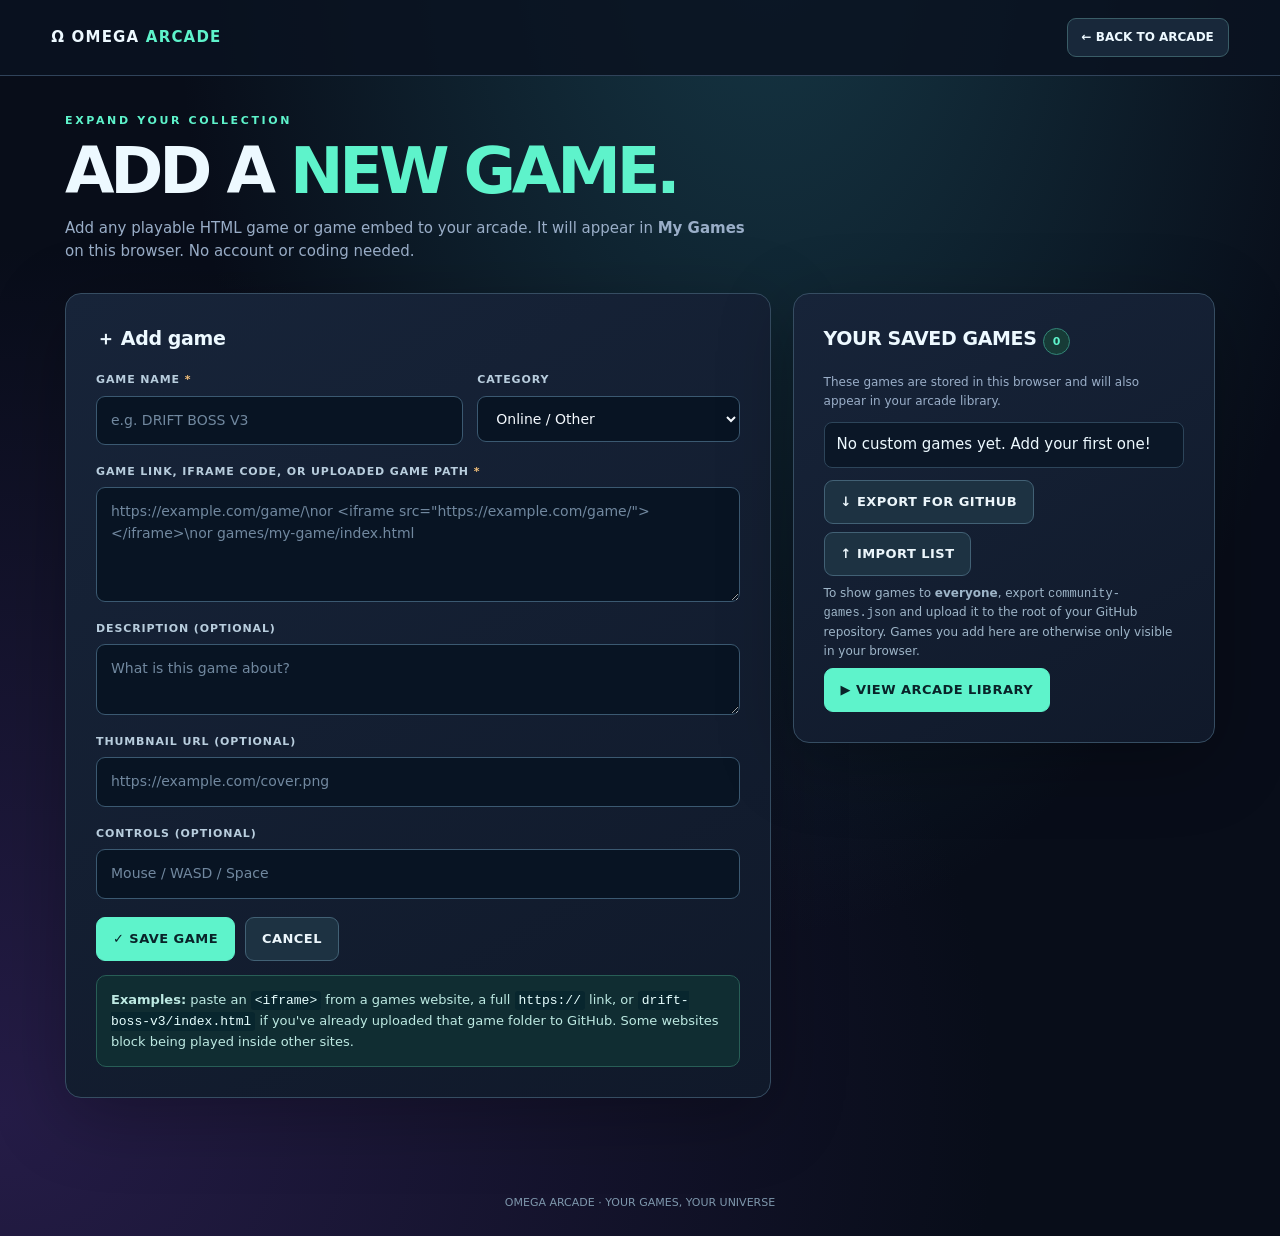
<file: add.html>
<!doctype html>
<html lang="en">
<head>
<meta charset="utf-8"><meta name="viewport" content="width=device-width,initial-scale=1,viewport-fit=cover">
<meta name="theme-color" content="#070b16"><title>Add Game | OMEGA ARCADE</title>
<style>
:root{color-scheme:dark;--bg:#080d19;--panel:#121c2d;--line:#314259;--mint:#5ef3cb;--text:#edf9ff;--muted:#9aaec8}*{box-sizing:border-box}
body{margin:0;min-height:100vh;background:radial-gradient(ellipse at 60% -10%,#1e5160a0,transparent 55%),radial-gradient(ellipse at 0 90%,#251c47,transparent 55%),var(--bg);font:15px/1.55 Inter,'Segoe UI',system-ui,sans-serif;color:var(--text)}
a{color:inherit;text-decoration:none}button,input,select,textarea{font:inherit}button{cursor:pointer}a:focus-visible,button:focus-visible,input:focus-visible,textarea:focus-visible,select:focus-visible{outline:3px solid var(--mint);outline-offset:3px}
header{display:flex;align-items:center;justify-content:space-between;gap:14px;border-bottom:1px solid #30435a;padding:18px clamp(16px,4vw,60px);background:#0a1220d9}
.logo{font-weight:900;letter-spacing:.08em}.logo b{color:var(--mint)}.back{background:#18283a;border:1px solid #3a5d67;border-radius:9px;padding:9px 14px;font-size:12px;font-weight:800}
main{max-width:1190px;margin:0 auto;padding:36px 20px 70px}.eyebrow{font-weight:900;letter-spacing:.24em;color:var(--mint);font-size:11px}h1{font-size:clamp(34px,5vw,65px);line-height:1.03;letter-spacing:-.065em;margin:10px 0 12px}h1 span{color:var(--mint)}.intro{color:var(--muted);max-width:700px;margin:0 0 30px}
.columns{display:grid;grid-template-columns:minmax(0,1.42fr) minmax(280px,.85fr);gap:22px;align-items:start}.panel{border:1px solid #364d62;border-radius:16px;background:linear-gradient(150deg,#172439,#10192a);box-shadow:0 18px 75px #0004;padding:clamp(18px,3vw,30px)}h2{font-size:19px;letter-spacing:-.02em;margin:0 0 18px}.field{display:block;margin:0 0 18px}.field span{display:block;font-weight:800;letter-spacing:.08em;font-size:11px;color:#b8cddd;margin-bottom:7px}.field input,.field select,.field textarea{display:block;width:100%;padding:13px 14px;border:1px solid #3b5971;border-radius:9px;background:#081423;color:#f5faff;font-size:14px;resize:vertical}.field input::placeholder,.field textarea::placeholder{color:#71889f}.grid{display:grid;grid-template-columns:1.4fr 1fr;gap:14px}.required{color:#f7c27b}
.btn{display:inline-flex;justify-content:center;align-items:center;gap:9px;min-height:43px;padding:11px 16px;border-radius:9px;border:1px solid #426175;background:#1d3242;color:#ecf6fb;font-size:13px;font-weight:900;letter-spacing:.035em}.primary{background:var(--mint);color:#092329;border-color:var(--mint)}.primary:hover{background:#a1ffeb}.btn:hover{filter:brightness(1.1)}.buttons{display:flex;gap:10px;flex-wrap:wrap}.status{border:1px solid #399c76;background:#123c35;padding:13px 16px;border-radius:9px;color:#c4ffee;margin-top:18px}.status.error{border-color:#b85c66;background:#4e1e31;color:#ffced4}.status[hidden]{display:none}
.note{color:#9eb5c8;font-size:12px;margin:8px 0}.small{font-size:12px;color:var(--muted)}.tip{border:1px solid #285e56;border-radius:10px;background:#102d32;padding:14px;margin-top:14px;color:#bde9e2;font-size:13px}.tip code{background:#08262e;padding:2px 4px;border-radius:3px;color:#e7ffff}.saved-list{padding:0;margin:12px 0;list-style:none;display:grid;gap:8px}.saved-list li{display:flex;align-items:center;justify-content:space-between;gap:10px;padding:10px 12px;background:#0b1727;border:1px solid #2d455a;border-radius:8px}.saved-list a{color:var(--mint);font-weight:750;overflow-wrap:anywhere}.remove{border:1px solid #744251;background:#381e2c;padding:5px 9px;border-radius:6px;color:#ffd5d5}.tools{display:flex;flex-wrap:wrap;gap:8px}#file{max-width:100%;display:none}.badge{display:inline-flex;background:#173b37;border:1px solid #338678;border-radius:100px;color:var(--mint);font-size:11px;padding:4px 9px;font-weight:800}
footer{padding:26px;text-align:center;color:#7e97ac;font-size:11px}.attribution{margin-top:15px;color:#8299a9;font-size:12px}
@media(max-width:800px){.columns{grid-template-columns:1fr}.grid{grid-template-columns:1fr}main{padding-top:26px}}@media(prefers-reduced-motion:reduce){*,*::before,*::after{scroll-behavior:auto!important;transition:none!important}}
</style>
</head>
<body>
<header><a class="logo" href="index.html" aria-label="Omega Arcade homepage">Ω OMEGA <b>ARCADE</b></a><a class="back" href="index.html">← BACK TO ARCADE</a></header>
<main>
<div class="eyebrow">EXPAND YOUR COLLECTION</div><h1>ADD A <span>NEW GAME.</span></h1>
<p class="intro">Add any playable HTML game or game embed to your arcade. It will appear in <strong>My Games</strong> on this browser. No account or coding needed.</p>
<div class="columns">
<section class="panel" aria-labelledby="formTitle"><h2 id="formTitle">＋ Add game</h2>
<form id="form" novalidate>
<div class="grid"><label class="field"><span>GAME NAME <b class="required">*</b></span><input id="name" maxlength="60" required autocomplete="off" placeholder="e.g. DRIFT BOSS V3"></label>
<label class="field"><span>CATEGORY</span><select id="category"><option value="external">Online / Other</option><option value="action">Action / Arcade</option><option value="roguelite">Roguelite</option><option value="incremental">Clicker / Idle</option></select></label></div>
<label class="field"><span>GAME LINK, IFRAME CODE, OR UPLOADED GAME PATH <b class="required">*</b></span><textarea id="path" maxlength="6000" rows="4" required placeholder='https://example.com/game/\nor <iframe src="https://example.com/game/"></iframe>\nor games/my-game/index.html'></textarea></label>
<label class="field"><span>DESCRIPTION (OPTIONAL)</span><textarea id="description" rows="2" maxlength="260" placeholder="What is this game about?"></textarea></label>
<label class="field"><span>THUMBNAIL URL (OPTIONAL)</span><input id="image" maxlength="1300" placeholder="https://example.com/cover.png"></label>
<label class="field"><span>CONTROLS (OPTIONAL)</span><input id="controls" maxlength="180" placeholder="Mouse / WASD / Space"></label>
<div class="buttons"><button class="btn primary" type="submit">✓ SAVE GAME</button><a class="btn" href="index.html">CANCEL</a></div>
<div id="status" class="status" aria-live="polite" hidden></div>
</form>
<div class="tip"><b>Examples:</b> paste an <code>&lt;iframe&gt;</code> from a games website, a full <code>https://</code> link, or <code>drift-boss-v3/index.html</code> if you've already uploaded that game folder to GitHub. Some websites block being played inside other sites.</div>
</section>
<aside class="panel"><h2>YOUR SAVED GAMES <span class="badge" id="count">0</span></h2>
<p class="small">These games are stored in this browser and will also appear in your arcade library.</p><ul class="saved-list" id="saved"></ul>
<div class="buttons tools"><button id="export" type="button" class="btn">↓ EXPORT FOR GITHUB</button><button id="import" type="button" class="btn">↑ IMPORT LIST</button><input type="file" id="file" accept=".json,application/json"></div>
<p class="note">To show games to <b>everyone</b>, export <code>community-games.json</code> and upload it to the root of your GitHub repository. Games you add here are otherwise only visible in your browser.</p>
<a class="btn primary" href="index.html#library">▶ VIEW ARCADE LIBRARY</a>
</aside></div>
</main><footer>OMEGA ARCADE · YOUR GAMES, YOUR UNIVERSE</footer>
<script>
(()=>{'use strict';
 const KEY='omega-arcade-custom-games-v1',MAX=100;
 const $=id=>document.getElementById(id);
 const status=(message,error=false)=>{const el=$('status');el.hidden=false;el.classList.toggle('error',error);el.textContent=message;};
 const safeText=(value,len)=>String(value||'').replace(/[\x00-\x1F\x7F]/g,' ').trim().slice(0,len);
 const uid=()=> 'user-'+Date.now().toString(36)+'-'+Math.random().toString(36).slice(2,9);
 function getLocal(){try{const v=JSON.parse(localStorage.getItem(KEY)||'[]');return Array.isArray(v)?v.filter(g=>g&&typeof g==='object').slice(0,MAX):[]}catch{return[]}}
 function saveLocal(list){try{localStorage.setItem(KEY,JSON.stringify(list.slice(0,MAX)));return true}catch{return false}}
 function validateURL(raw){let s=String(raw||'').trim();if(/<iframe\b/i.test(s)){const doc=new DOMParser().parseFromString(s,'text/html');s=doc.querySelector('iframe')?.getAttribute('src')||'';}s=s.trim();if(!s||s.length>4000)throw Error('Please paste a valid link or iframe src.');
   if(/^https:\/\//i.test(s)){let u;try{u=new URL(s)}catch{throw Error('That HTTPS link is invalid.')};if(u.protocol!=='https:'||u.username||u.password)throw Error('Please use an HTTPS link without login details.');return u.href}
   if(!/^(?!\/)(?!\.)(?!.*\.\.)(?!.*[\?#])[a-z0-9_./-]+\.html$/i.test(s)||s.includes('//'))throw Error('For uploaded files use a path such as games/my-game/index.html.');return s;}
 function safeImage(s){s=String(s||'').trim();if(!s)return 'assets/custom-game.svg';if(/^https:\/\//i.test(s)){try{const u=new URL(s);return u.username||u.password?'assets/custom-game.svg':u.href}catch{return 'assets/custom-game.svg'}}return /^(?!\/)(?!\.)(?!.*\.\.)(?!.*[\?#])[a-z0-9_./-]+\.(png|jpg|jpeg|webp|svg)$/i.test(s)?s:'assets/custom-game.svg'}
 function render(){const entries=getLocal(),box=$('saved');box.replaceChildren();$('count').textContent=String(entries.length);if(!entries.length){const li=document.createElement('li');li.textContent='No custom games yet. Add your first one!';box.append(li);return}
   for(const g of entries){const li=document.createElement('li');const link=document.createElement('a');link.href='play.html?game='+encodeURIComponent(g.id);link.textContent=g.name||'Unnamed game';const del=document.createElement('button');del.type='button';del.className='remove';del.textContent='Remove';del.setAttribute('aria-label','Remove '+(g.name||'game'));del.addEventListener('click',()=>{if(!confirm('Remove '+g.name+'?'))return;if(saveLocal(getLocal().filter(x=>x.id!==g.id))){render();status(g.name+' removed.')}else status('Browser storage failed.',true)});li.append(link,del);box.append(li)}}
 $('form').addEventListener('submit',e=>{e.preventDefault();const name=safeText($('name').value,60);if(!name){status('Please enter a game name.',true);$('name').focus();return}
   let path;try{path=validateURL($('path').value)}catch(err){status(err.message,true);$('path').focus();return}
   const list=getLocal();if(list.length>=MAX){status('You have reached the 100-game limit.',true);return}
   const obj={id:uid(),name,description:safeText($('description').value,260)||'A game added to OMEGA ARCADE.',category:$('category').value,image:safeImage($('image').value),controls:safeText($('controls').value,180)||'Click inside the game to interact.',path};
   if(!saveLocal([...list,obj])){status('Your browser blocked storage. Try normal browsing mode, not private mode.',true);return}
   render();$('form').reset();status('✓ '+name+' added! Click VIEW ARCADE LIBRARY to play it.');});
 function download(filename,text){const a=document.createElement('a');const blob=new Blob([text],{type:'application/json'});const u=URL.createObjectURL(blob);a.href=u;a.download=filename;document.body.append(a);a.click();a.remove();setTimeout(()=>URL.revokeObjectURL(u),4000)}
 $('export').addEventListener('click',async()=>{let merged=getLocal();try{const r=await fetch('community-games.json',{cache:'no-store'});if(r.ok){const p=await r.json();if(Array.isArray(p)){const ids=new Set(merged.map(x=>x.id));for(const g of p){if(g&&g.id&&!ids.has(g.id))merged.push(g)}}}}catch{};download('community-games.json',JSON.stringify(merged,null,2)+'\n');status('Downloaded community-games.json. Upload it to GitHub to share these games with everyone.');});
 $('import').addEventListener('click',()=>$('file').click());$('file').addEventListener('change',async()=>{const f=$('file').files?.[0];if(!f)return;try{if(f.size>350000)throw Error('Choose a JSON file under 350 KB.');const v=JSON.parse(await f.text());if(!Array.isArray(v))throw Error('The file needs to contain an array of games.');const byId=new Map(getLocal().map(g=>[g.id,g]));for(const g of v.slice(0,MAX)){if(!g||!g.name||!g.path)continue;try{const path=validateURL(g.path);const id=/^user-[a-z\d-]{4,75}$/i.test(g.id||'')?g.id:uid();byId.set(id,{id,name:safeText(g.name,60),path,description:safeText(g.description,260),image:safeImage(g.image),controls:safeText(g.controls,180),category:['external','action','roguelite','incremental'].includes(g.category)?g.category:'external'})}catch{}}
   if(!saveLocal([...byId.values()].slice(0,MAX)))throw Error('Could not save games to your browser.');render();status('Imported games successfully.')}catch(err){status(err.message||'Import failed.',true)}finally{$('file').value=''}});
 render();
})();
</script>
</body></html>
</file>
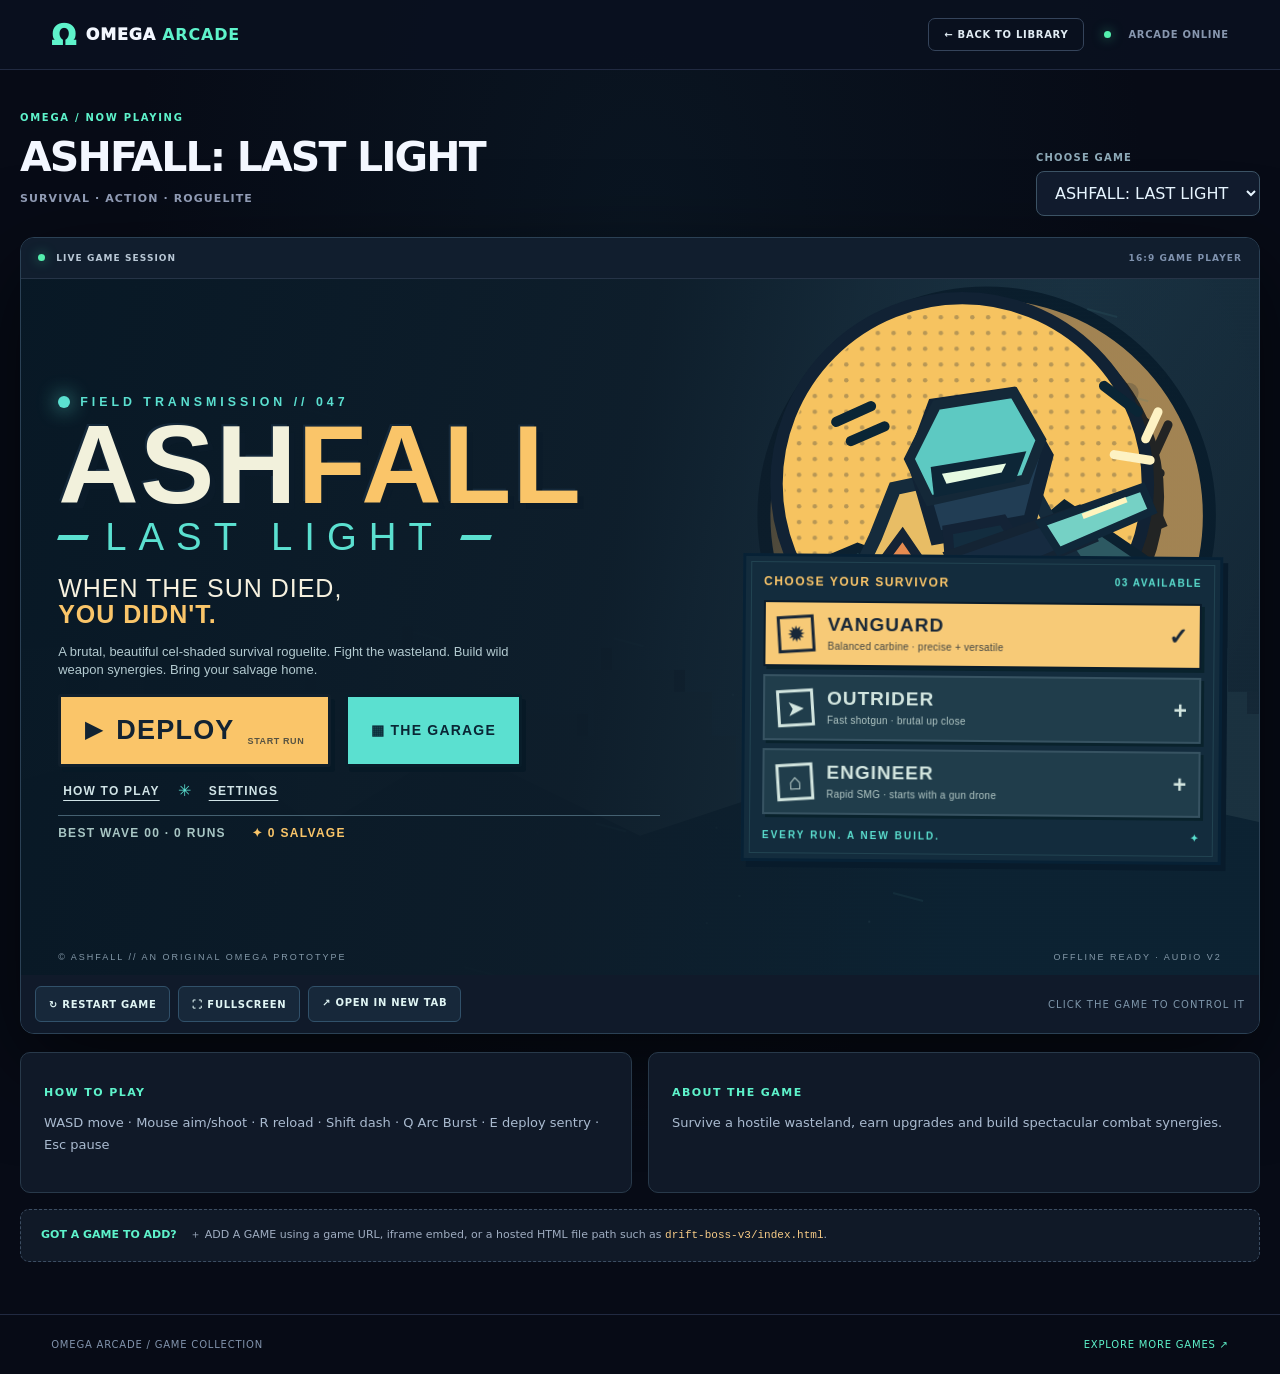
<file: play.html>
<!doctype html>
<html lang="en">
<head>
<meta charset="utf-8"><meta name="viewport" content="width=device-width,initial-scale=1,viewport-fit=cover"><meta name="theme-color" content="#070b16">
<title>PLAY | OMEGA ARCADE</title><link rel="icon" type="image/svg+xml" href="assets/favicon.svg"><link rel="stylesheet" href="styles.css"><link rel="stylesheet" href="player.css"><script src="custom-games.js" defer></script><script src="player.js" defer></script>
</head>
<body class="player-body">
<header class="player-bar"><a class="player-logo" href="index.html" aria-label="Back to Omega Arcade">Ω <span>OMEGA <b>ARCADE</b></span></a><div class="player-top-right"><a class="player-back" href="index.html">← BACK TO LIBRARY</a><span class="status-dot"></span><span class="player-live">ARCADE ONLINE</span></div></header>
<main class="player-main">
<div class="player-heading"><div><p class="player-overline">OMEGA / NOW PLAYING</p><h1 id="gameTitle">ASHFALL: LAST LIGHT</h1><p id="gameSubtitle">Survive, upgrade and play.</p></div><div class="player-switch"><label for="gameSelect">CHOOSE GAME</label><select id="gameSelect" aria-label="Select a game"><option value="ashfall">ASHFALL: LAST LIGHT</option><option value="floor99">FLOOR 99</option><option value="neon-foundry">NEON FOUNDRY</option><option value="yandex-385957">THEY ARE COMING</option></select></div></div>
<section class="game-stage" aria-label="Embedded game player">
  <div class="game-stage-top"><span><span class="status-dot"></span> LIVE GAME SESSION</span><span>16:9 GAME PLAYER</span></div>
  <div class="game-viewport">
  <iframe id="game" title="Game player" class="gameClass" style="aspect-ratio:16/9" src="games/ashfall/index.html" scrolling="no" frameborder="0" allow="fullscreen; gamepad; autoplay" allowfullscreen></iframe>
  </div>
  <div id="hostNotice" class="host-notice" hidden>This game is hosted externally and requires internet. Some websites prevent embedding in an iframe. If the game stays blank, try <strong>OPEN ORIGINAL GAME</strong> below.</div>
  <div class="game-toolbar"><div class="game-toolbar-left"><button id="reloadGame" type="button">↻ RESTART GAME</button><button id="fullscreenGame" type="button">⛶ FULLSCREEN</button><a id="openGame" href="games/ashfall/index.html" target="_blank" rel="noopener">↗ OPEN IN NEW TAB</a></div><span class="game-tooltip">CLICK THE GAME TO CONTROL IT</span></div>
</section>
<div class="player-bottom"><div><h2>HOW TO PLAY</h2><p id="controls">WASD to move, mouse to aim and shoot.</p></div><div><h2>ABOUT THE GAME</h2><p id="aboutGame">Play this original browser game on OMEGA ARCADE.</p></div></div>
<div class="player-callout"><span>GOT A GAME TO ADD?</span> <a href="index.html?add=1">＋ ADD A GAME</a> using a game URL, iframe embed, or a hosted HTML file path such as <code>drift-boss-v3/index.html</code>.</div>
</main><footer class="player-footer"><span>OMEGA ARCADE / GAME COLLECTION</span><a href="index.html">EXPLORE MORE GAMES ↗</a></footer>
</body>
</html>
</file>
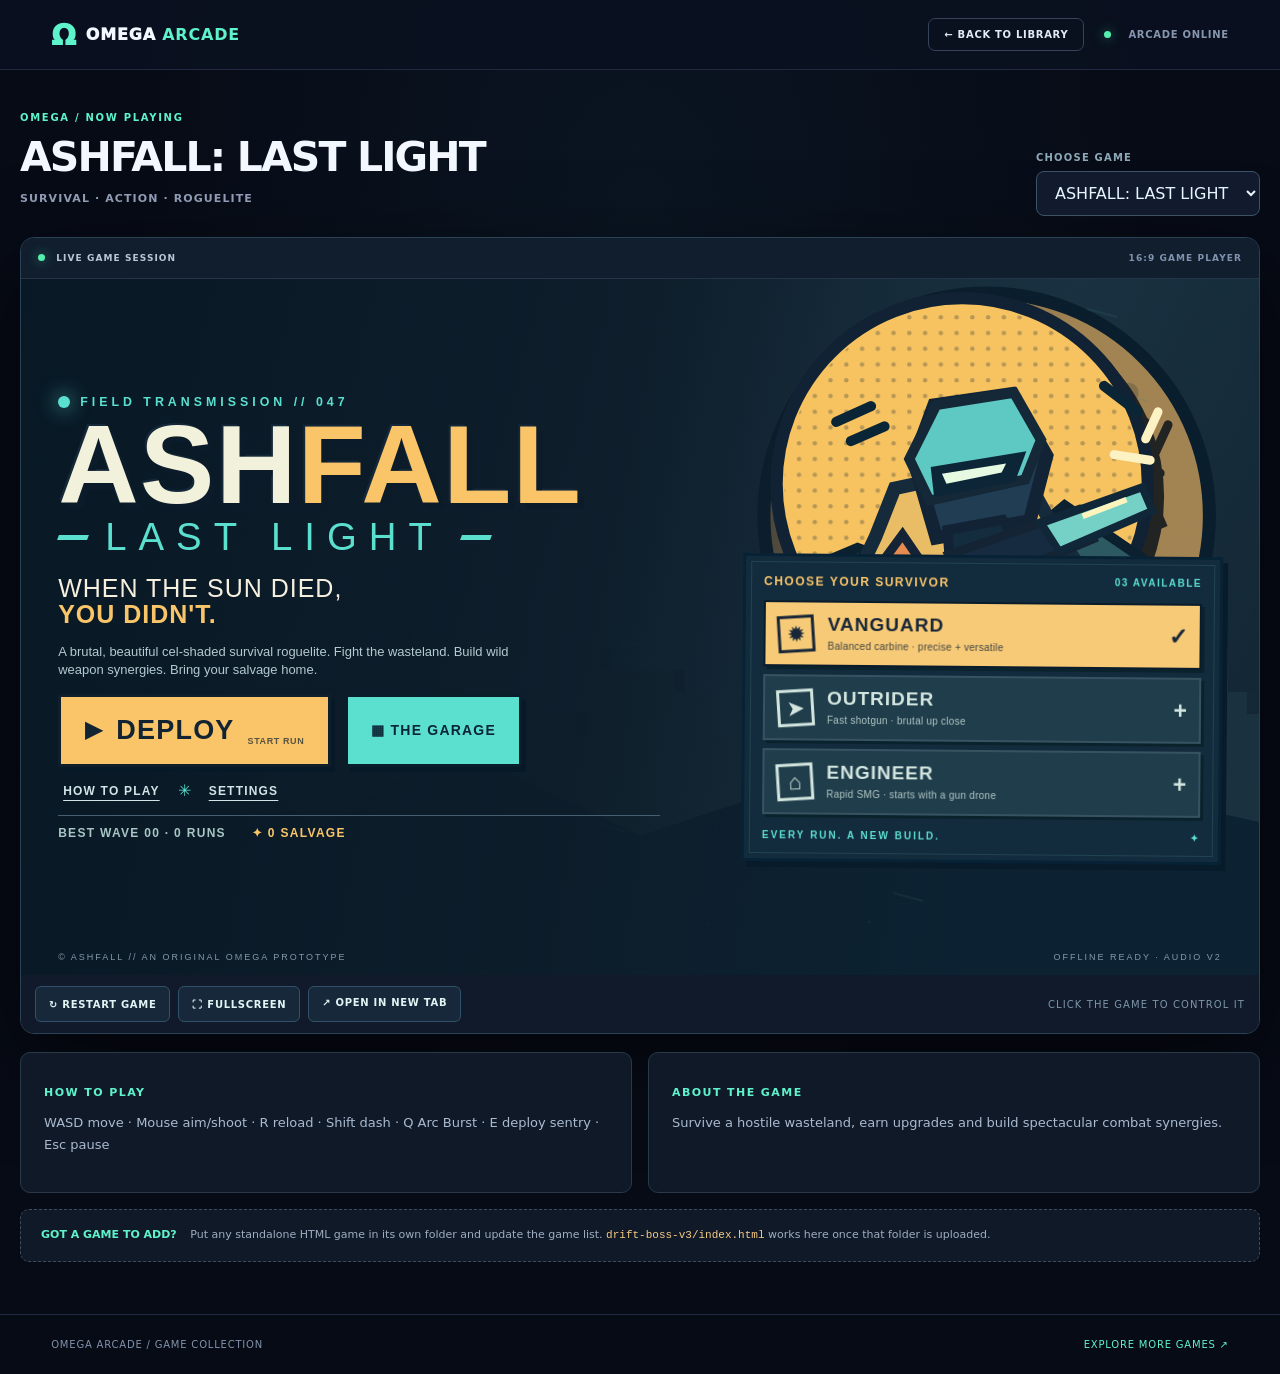
<file: OMEGA_ARCADE_READY_TO_UPLOAD/play.html>
<!doctype html>
<html lang="en">
<head>
<meta charset="utf-8"><meta name="viewport" content="width=device-width,initial-scale=1,viewport-fit=cover"><meta name="theme-color" content="#070b16">
<title>PLAY | OMEGA ARCADE</title><link rel="icon" type="image/svg+xml" href="assets/favicon.svg"><link rel="stylesheet" href="styles.css"><link rel="stylesheet" href="player.css"><script src="player.js" defer></script>
</head>
<body class="player-body">
<header class="player-bar"><a class="player-logo" href="index.html" aria-label="Back to Omega Arcade">Ω <span>OMEGA <b>ARCADE</b></span></a><div class="player-top-right"><a class="player-back" href="index.html">← BACK TO LIBRARY</a><span class="status-dot"></span><span class="player-live">ARCADE ONLINE</span></div></header>
<main class="player-main">
<div class="player-heading"><div><p class="player-overline">OMEGA / NOW PLAYING</p><h1 id="gameTitle">ASHFALL: LAST LIGHT</h1><p id="gameSubtitle">Survive, upgrade and play.</p></div><div class="player-switch"><label for="gameSelect">CHOOSE GAME</label><select id="gameSelect" aria-label="Select a game"><option value="ashfall">ASHFALL: LAST LIGHT</option><option value="floor99">FLOOR 99</option><option value="neon-foundry">NEON FOUNDRY</option><option value="yandex-385957">THEY ARE COMING</option></select></div></div>
<section class="game-stage" aria-label="Embedded game player">
  <div class="game-stage-top"><span><span class="status-dot"></span> LIVE GAME SESSION</span><span>16:9 GAME PLAYER</span></div>
  <div class="game-viewport">
  <iframe id="game" title="Game player" class="gameClass" style="aspect-ratio:16/9" src="games/ashfall/index.html" scrolling="no" frameborder="0" allow="fullscreen; gamepad; autoplay" allowfullscreen></iframe>
  </div>
  <div id="hostNotice" class="host-notice" hidden>This game is hosted by Yandex and needs an internet connection. If the player stays blank or shows an error, use <strong>OPEN ON YANDEX</strong> below. Third-party hosting and embedding restrictions are outside OMEGA ARCADE’s control.</div>
  <div class="game-toolbar"><div class="game-toolbar-left"><button id="reloadGame" type="button">↻ RESTART GAME</button><button id="fullscreenGame" type="button">⛶ FULLSCREEN</button><a id="openGame" href="games/ashfall/index.html" target="_blank" rel="noopener">↗ OPEN IN NEW TAB</a></div><span class="game-tooltip">CLICK THE GAME TO CONTROL IT</span></div>
</section>
<div class="player-bottom"><div><h2>HOW TO PLAY</h2><p id="controls">WASD to move, mouse to aim and shoot.</p></div><div><h2>ABOUT THE GAME</h2><p id="aboutGame">Play this original browser game on OMEGA ARCADE.</p></div></div>
<div class="player-callout"><span>GOT A GAME TO ADD?</span> Put any standalone HTML game in its own folder and update the game list. <code>drift-boss-v3/index.html</code> works here once that folder is uploaded.</div>
</main><footer class="player-footer"><span>OMEGA ARCADE / GAME COLLECTION</span><a href="index.html">EXPLORE MORE GAMES ↗</a></footer>
</body>
</html>
</file>
<file: styles.css>
:root{color-scheme:dark;--bg:#070b16;--panel:#0d1321;--panel2:#121a2c;--line:#212a41;--text:#f3f7ff;--muted:#909bb4;--accent:#5ef3cb;--accent2:#8c7bf7;--amber:#f7ba72;--shadow:0 24px 70px #0006;--sidebar:244px}*{box-sizing:border-box}html{scroll-behavior:smooth}body{margin:0;background:var(--bg);color:var(--text);font-family:Inter,"Segoe UI",system-ui,sans-serif;min-height:100vh;overflow-x:hidden}button,input,select{font:inherit}button{cursor:pointer}button:disabled{cursor:default;opacity:.5}a{color:inherit;text-decoration:none}button:focus-visible,a:focus-visible,input:focus-visible,select:focus-visible{outline:2px solid var(--accent);outline-offset:3px}::selection{background:var(--accent);color:var(--bg)}.skip{position:absolute;top:-70px;left:20px;background:var(--accent);color:#07121d;padding:12px;z-index:30}.skip:focus{top:12px}.ambient-glow{position:fixed;pointer-events:none;filter:blur(110px);border-radius:50%;opacity:.2;z-index:-1}.ambient-glow--one{width:410px;height:410px;background:#3b5d9e;top:150px;right:7%}.ambient-glow--two{width:360px;height:360px;background:#1b917a;bottom:-160px;left:20%}.app-shell{display:flex;min-height:100vh}.sidebar{width:var(--sidebar);flex:0 0 var(--sidebar);border-right:1px solid var(--line);padding:32px 18px 24px;background:linear-gradient(180deg,#0d1323 0%,#0b1120 100%);display:flex;flex-direction:column;position:sticky;top:0;height:100vh;z-index:15}.brand{display:flex;align-items:center;gap:12px;margin:0 8px 55px}.brand-mark{display:grid;place-items:center;width:41px;height:41px;color:#02120e;background:var(--accent);font-size:27px;font-weight:900;clip-path:polygon(22% 0,78% 0,100% 22%,100% 78%,78% 100%,22% 100%,0 78%,0 22%);box-shadow:0 0 20px #4af7c05c}.brand-title{font-size:16px;font-weight:950;letter-spacing:.07em;line-height:1}.brand-title>span{display:block;color:var(--accent);font-size:12px;letter-spacing:.19em;margin-top:3px}.brand-title small{display:block;font-size:7px;letter-spacing:.16em;color:#7f8da9;margin-top:7px}.sidebar-group-label{font-weight:800;font-size:9px;letter-spacing:.23em;color:#687995;margin:0 18px 13px}.sidebar-group-label--second{margin-top:39px}.sidebar-nav{display:grid;gap:7px}.nav-link{display:flex;align-items:center;gap:12px;border:1px solid transparent;border-radius:10px;background:transparent;color:#9ca9c1;padding:13px 15px;text-align:left;font-size:12px;font-weight:750;letter-spacing:.03em;transition:background .2s,color .2s,border-color .2s;width:100%}.nav-symbol{width:20px;text-align:center;font-size:20px;font-weight:500}.nav-link:hover{background:#171f33;color:#fff}.nav-link.active{background:linear-gradient(100deg,#123a3c,#172a36);color:var(--accent);border-color:#29575a}.nav-counter{margin-left:auto;font-size:10px;color:var(--muted)}.sidebar-panel{margin:0 6px;background:linear-gradient(146deg,#1a2038,#111e2b);border:1px solid #2b3650;border-radius:14px;padding:18px}.sidebar-panel-icon{color:var(--accent);font-size:25px;margin-bottom:15px}.sidebar-panel strong{font-size:13px}.sidebar-panel p{font-size:11px;line-height:1.65;color:var(--muted);margin:8px 0 13px}.tiny-link{border:0;background:none;padding:0;color:var(--accent);font-weight:800;font-size:11px;letter-spacing:.06em}.tiny-link:hover{text-decoration:underline}.sidebar-bottom{margin-top:auto;font-size:9px;letter-spacing:.09em;color:#9eafc2;line-height:2}.sidebar-bottom>div{color:#596b89;margin-top:2px}.status-dot{width:7px;height:7px;display:inline-block;border-radius:50%;background:#54f0ae;box-shadow:0 0 12px #48efaf8a;margin-right:7px}.site-main{min-width:0;flex:1;display:flex;flex-direction:column}.topbar{height:73px;display:flex;align-items:center;justify-content:space-between;gap:20px;padding:0 clamp(22px,4.2vw,74px);border-bottom:1px solid #1e2537;background:#090e1aab;backdrop-filter:blur(16px)}.topbar-eyebrow{color:#8f9bb3;font-size:10px;font-weight:800;letter-spacing:.18em}.sep{color:#455470;margin:0 10px}.topbar-actions{display:flex;align-items:center;gap:23px}.topbar-status{font-size:10px;color:#a7b8c4;letter-spacing:.08em;font-weight:700}.icon-btn{border:1px solid #27344d;border-radius:9px;background:#10182a;color:#b5c9d9;width:38px;height:38px;font-size:21px}.icon-btn:hover{color:var(--accent);border-color:var(--accent)}.mobile-menu{display:none}.content{width:min(100%,1580px);padding:35px clamp(20px,4.2vw,74px) 60px;margin:0 auto}.eyebrow{display:flex;align-items:center;gap:11px;letter-spacing:.19em;font-size:10px;font-weight:900;color:var(--accent)}.eyebrow .line{width:23px;height:2px;background:var(--accent);display:inline-block}.eyebrow-cross{font-size:16px;margin-left:4px}.eyebrow.small{font-size:9px}.eyebrow.small .line{width:15px}.title-row{display:flex;justify-content:space-between;align-items:flex-end;gap:24px;margin:8px 0 29px}.title-row h1{font-size:clamp(32px,4vw,61px);font-weight:950;letter-spacing:-.062em;line-height:1.08;margin:10px 0 10px}.title-row h1 em,.section-heading h2 em,.bottom-cta h2 em{font-style:normal;color:var(--accent)}.title-row p{color:#a4b0c9;margin:0;font-size:13px}.side-count{text-align:right;flex-shrink:0}.side-count>span{display:block;font-size:9px;letter-spacing:.18em;font-weight:800;color:#7385a0}.side-count>strong{font-size:38px;letter-spacing:-.08em}.side-count>strong>span{font-size:18px;color:#5d6a80;letter-spacing:0}.hero{position:relative;min-height:365px;border:1px solid #294354;border-radius:15px;overflow:hidden;box-shadow:var(--shadow);background:#102533;isolation:isolate}.hero-image{position:absolute;inset:0;background:url('assets/ashfall.webp') center 49%/cover no-repeat;filter:saturate(1.25) brightness(.86);transform:scale(1.015);z-index:-3}.hero-gloss{position:absolute;inset:0;background:linear-gradient(90deg,#071320f9 0%,#071c2df5 33%,#071722bb 59%,#0a192552 100%),linear-gradient(0deg,#080f1cd1,transparent 44%);z-index:-2}.hero::after{content:"";position:absolute;inset:0;background:linear-gradient(105deg,transparent 40%,#6df7ce10 58%,transparent 78%);pointer-events:none;z-index:-1}.hero-content{padding:29px 37px 18px;min-height:365px;display:flex;flex-direction:column;max-width:780px}.hero-pills{display:flex;gap:9px;flex-wrap:wrap}.pill{border:1px solid #5f808057;border-radius:4px;background:#0b2535b9;padding:7px 10px;font-size:9px;letter-spacing:.13em;font-weight:850;color:#c4d5de}.pill--live{color:var(--accent);border-color:#37766a}.hero-copy{margin-top:auto}.hero-mini{font-size:10px;color:#a1c8c7;font-weight:850;letter-spacing:.19em}.hero h2{font-size:clamp(43px,5vw,76px);font-weight:1000;line-height:.88;letter-spacing:-.075em;margin:13px 0 15px;text-shadow:0 5px 24px #0006}.hero h2 span{color:#f8d49b}.hero p{max-width:450px;color:#d2dfe4;font-size:13px;line-height:1.7;margin:0 0 19px}.hero-buttons{display:flex;gap:10px;flex-wrap:wrap}.btn{display:inline-flex;align-items:center;justify-content:center;gap:13px;border-radius:8px;border:1px solid #42526a;background:#151f30;color:#e9f0ff;padding:12px 17px;font-size:11px;font-weight:950;letter-spacing:.09em;min-height:42px;transition:transform .2s,box-shadow .2s,background .2s;white-space:nowrap}.btn:hover{transform:translateY(-2px)}.btn-primary{background:var(--accent);border-color:var(--accent);color:#061924;box-shadow:0 8px 25px #29e5bc38}.btn-primary:hover{box-shadow:0 9px 28px #30f4c178;background:#9af6df}.btn-ghost{background:#102331b0;border-color:#385569;color:#d9eeeb}.btn-ghost:hover{background:#1b3340}.btn-arrow{margin-left:12px;font-size:17px}.hero-bottom{display:flex;gap:23px;margin-top:24px;font-size:9px;font-weight:750;letter-spacing:.13em;color:#7c9d9e}.hero-index{position:absolute;right:24px;bottom:17px;font-size:24px;letter-spacing:-.05em;font-weight:900;color:#ffffffa2}.hero-index span{font-size:13px;color:#96b2bb}.stat-strip{display:flex;align-items:center;justify-content:space-around;gap:10px;padding:22px 8px;border-bottom:1px solid #273146;margin-bottom:44px}.strip-item{display:flex;align-items:center;gap:12px}.strip-icon{font-size:25px;color:var(--accent);width:30px;text-align:center}.strip-item strong{display:block;font-size:11px;letter-spacing:.08em}.strip-item div>span{display:block;font-size:10px;color:#8a9bb7;margin-top:5px}.strip-separator{width:1px;height:32px;background:#23344b}.section-heading{display:flex;justify-content:space-between;align-items:flex-end;gap:20px;margin-bottom:21px}.section-heading h2{font-size:clamp(23px,2.7vw,39px);letter-spacing:-.06em;margin:9px 0 0;line-height:1.13;font-weight:950}.library-number{font-size:10px;color:#899ab2;letter-spacing:.09em;font-weight:700}.library-number span{color:var(--accent);font-size:18px;font-weight:900}.toolbar{display:flex;justify-content:space-between;align-items:center;gap:20px;margin-bottom:17px;flex-wrap:wrap}.category-pills{display:flex;gap:7px;flex-wrap:wrap}.filter-pill{padding:9px 14px;background:#111a2a;border:1px solid #2a354c;border-radius:6px;color:#9cabc2;font-size:11px;font-weight:800;white-space:nowrap}.filter-pill span{font-size:10px;opacity:.65;margin-left:5px}.filter-pill.selected,.filter-pill:hover{color:var(--accent);border-color:#41766f;background:#14312e}.tools-right{display:flex;gap:8px;align-items:center;flex-wrap:wrap}.search-box{display:flex;align-items:center;gap:8px;border:1px solid #2b3952;background:#101928;border-radius:6px;padding:0 10px;min-height:38px;color:#96a5ba}.search-box:focus-within{border-color:var(--accent)}.search-box>span{font-size:24px;line-height:1}.search-box input{border:0;outline:0;background:transparent;color:var(--text);font-size:11px;width:142px}.search-box input::placeholder{color:#798ca8}.search-box kbd{border:1px solid #37445b;background:#172438;color:#7d8da7;padding:1px 5px;border-radius:3px;font-size:10px}.sort-select{background:#101928;border:1px solid #2b3952;color:#b4c1d6;border-radius:6px;padding:10px;font-size:11px}.game-grid{display:grid;grid-template-columns:repeat(3,minmax(0,1fr));gap:18px}.game-card{overflow:hidden;border:1px solid #28334a;background:linear-gradient(160deg,#121c2c,#0e1523);border-radius:11px;position:relative;transition:transform .23s,border-color .23s,box-shadow .23s}.game-card:hover{transform:translateY(-5px);border-color:#4a7080;box-shadow:0 17px 39px #0007}.game-cover{display:block;width:100%;aspect-ratio:16/10;object-fit:cover;object-position:center;filter:saturate(1.08);transition:transform .4s;cursor:pointer}.game-card:hover .game-cover{transform:scale(1.035)}.game-cover-wrap{overflow:hidden;position:relative;background:#142133}.game-cover-wrap::after{content:"";position:absolute;inset:45% 0 0;background:linear-gradient(transparent,#0b1420a1);pointer-events:none}.game-tag{position:absolute;top:13px;left:13px;background:#07121fcc;border:1px solid #355362aa;color:#bde0db;font-weight:850;letter-spacing:.13em;font-size:9px;border-radius:4px;padding:6px 8px;z-index:1;backdrop-filter:blur(7px)}.favorite-btn{position:absolute;top:11px;right:11px;z-index:2;display:grid;place-items:center;background:#07131dcb;border:1px solid #3b5363;border-radius:8px;color:#d1dce7;height:30px;width:32px;font-size:20px}.favorite-btn:hover,.favorite-btn.is-favorite{color:#ffd67c;border-color:#9c7851}.game-card-body{padding:17px 17px 16px}.game-title-row{display:flex;justify-content:space-between;align-items:flex-start;gap:6px}.game-title-row h3{font-size:16px;letter-spacing:-.02em;margin:0;font-weight:950}.game-label{color:var(--accent);border:1px solid #226657;background:#14342f;border-radius:4px;padding:4px 6px;font-size:8px;letter-spacing:.05em;font-weight:900;flex-shrink:0}.game-card-desc{min-height:39px;color:#95a6bd;font-size:11px;line-height:1.7;margin:8px 0 14px}.game-meta{display:flex;gap:8px;flex-wrap:wrap;margin-bottom:16px}.game-meta span{color:#8899b0;border:1px solid #29364a;border-radius:3px;padding:4px 6px;font-size:9px;letter-spacing:.03em}.card-actions{display:flex;gap:8px;align-items:center}.card-play{flex:1;text-align:center;border:1px solid #376d61;border-radius:6px;background:#143c38;color:var(--accent);padding:10px 12px;font-size:10px;letter-spacing:.12em;font-weight:950}.card-play:hover{background:var(--accent);color:#041820}.card-more{flex:0 0 auto;width:36px;height:36px;background:#182438;border:1px solid #32435a;border-radius:6px;color:#b9cedc;font-size:17px}.card-more:hover{background:#293952}.empty-state{text-align:center;padding:65px 20px;background:#0d1626;border:1px dashed #324057;border-radius:14px}.empty-state[hidden]{display:none}.empty-icon{font-size:44px;color:var(--accent)}.empty-state h3{margin:10px 0;font-size:20px}.empty-state p{color:var(--muted);font-size:13px;margin-bottom:25px}.bottom-cta{margin-top:55px;border:1px solid #294552;border-radius:12px;padding:25px 29px;display:flex;align-items:center;gap:22px;background:radial-gradient(ellipse at 12% 20%,#20473e 0,transparent 45%),linear-gradient(120deg,#10222a,#101828)}.cta-icon{font-size:58px;color:var(--accent);font-weight:900;line-height:1}.bottom-cta>div:nth-child(2){flex:1}.bottom-cta h2{margin:6px 0 5px;font-size:23px;letter-spacing:-.045em}.bottom-cta p{color:#9aadc1;margin:0;font-size:11px;line-height:1.6}.footer{border-top:1px solid #263047;padding:20px clamp(20px,4.2vw,74px);display:flex;align-items:center;justify-content:space-between;color:#7789a2;font-size:9px;letter-spacing:.1em;gap:10px}.footer-star{color:var(--accent)}.details-dialog{width:min(690px,calc(100% - 25px));padding:0;border:1px solid #3a5261;border-radius:15px;background:#121d2b;color:var(--text);box-shadow:0 28px 110px #000e;max-height:90vh;overflow:auto}.details-dialog::backdrop{background:#020711dd;backdrop-filter:blur(7px)}.details-dialog-body>img{display:block;width:100%;aspect-ratio:16/7;object-fit:cover}.details-content{padding:25px 28px 30px}.details-content h2{font-size:32px;letter-spacing:-.06em;margin:8px 0}.details-content>p{color:#b3c2d5;font-size:13px;line-height:1.7}.details-content h3{font-size:11px;letter-spacing:.15em;color:var(--accent);margin-top:26px}.detail-tags{display:flex;gap:7px;flex-wrap:wrap;margin-top:14px}.detail-tags span{font-size:10px;border:1px solid #3a5166;border-radius:4px;color:#c6dce4;padding:6px 9px}.details-actions{display:flex;gap:8px;flex-wrap:wrap;margin-top:23px}.dialog-close{position:sticky;top:10px;left:calc(100% - 45px);float:right;margin:10px 10px -48px 0;z-index:2;border:1px solid #42556d;background:#102233;color:white;border-radius:6px;font-size:24px;width:34px;height:34px}.toast{position:fixed;right:20px;bottom:20px;padding:12px 18px;background:#15352f;color:#cdf9ed;border:1px solid #4b9c8e;border-radius:8px;box-shadow:var(--shadow);font-size:12px;z-index:25;transform:translateY(120px);opacity:0;pointer-events:none;transition:transform .25s,opacity .25s}.toast.show{transform:translateY(0);opacity:1}.mobile-sidebar-shade{display:none}[data-theme="amber"]{--accent:#ffcb86;--accent2:#f49a74}[data-theme="amber"] .hero-gloss{background:linear-gradient(90deg,#20130ef9 0%,#24170df5 35%,#241811a8 70%,#1e110b80),linear-gradient(0deg,#140e0ad1,transparent 44%)}[data-theme="amber"] .nav-link.active{background:#342319;border-color:#795135}[data-theme="amber"] .game-label{background:#3c2e16;border-color:#886533}[data-theme="amber"] .card-play{background:#3e3020;border-color:#806047}[data-theme="amber"] .filter-pill.selected{background:#3e3020;border-color:#806047}
@media(max-width:1260px){:root{--sidebar:218px}.content{padding-left:30px;padding-right:30px}.game-grid{gap:12px}.game-card-body{padding:13px}.game-title-row h3{font-size:14px}.toolbar{align-items:flex-start}.tools-right{margin-left:auto}}
@media(max-width:1050px){.game-grid{grid-template-columns:repeat(2,minmax(0,1fr))}.sidebar{--sidebar:204px;padding-left:9px;padding-right:9px}.topbar{padding:0 25px}.content{padding:30px 25px}.hero-content{min-height:340px}.hero{min-height:340px}}
@media(max-width:780px){.sidebar{position:fixed;top:0;bottom:0;left:0;width:255px;height:100dvh;transform:translateX(-101%);transition:transform .24s;box-shadow:0 20px 90px #0009}.sidebar.open{transform:translateX(0)}.mobile-sidebar-shade:not([hidden]){display:block;position:fixed;inset:0;background:#000a;z-index:14}.mobile-menu{display:block}.topbar{height:64px;padding:0 18px}.content{padding:26px 18px}.title-row h1{font-size:clamp(27px,6vw,44px)}.hero{min-height:355px}.hero-content{min-height:355px;padding:22px}.hero-gloss{background:linear-gradient(90deg,#071320f9,#071b2cf0 55%,#07172280),linear-gradient(0deg,#080f1cd1,transparent 44%)}.hero h2{font-size:53px}.hero p{font-size:12px}.topbar-status{display:none}.footer{padding:18px;flex-wrap:wrap}.side-count{display:none}}
@media(max-width:580px){.intro{margin-bottom:14px}.title-row{margin-bottom:23px}.hero{min-height:405px}.hero-content{min-height:405px}.hero h2{font-size:52px}.hero-index{display:none}.hero-bottom{gap:12px;flex-wrap:wrap;font-size:8px}.hero-copy{margin-top:auto}.stat-strip{gap:10px;padding:18px 0 22px;margin-bottom:32px}.strip-item{gap:5px}.strip-icon{font-size:19px;width:22px}.strip-item strong{font-size:8px}.strip-item div>span{font-size:8px}.strip-separator{height:26px}.game-grid{grid-template-columns:1fr}.toolbar{display:block}.category-pills{margin-bottom:12px}.tools-right{display:flex;width:100%}.search-box{flex:1}.search-box input{width:100%}.sort-select{width:132px}.bottom-cta{display:block;padding:22px}.cta-icon{float:right;font-size:43px}.bottom-cta .btn{margin-top:17px}.footer{font-size:8px}.details-content{padding:19px}.details-actions .btn{flex:1}.section-heading h2{font-size:25px}.library-number{font-size:8px}.library-number span{font-size:14px}}
@media(prefers-reduced-motion:reduce){*,*::before,*::after{scroll-behavior:auto!important;transition:none!important;animation:none!important}}

/* Custom game library and GitHub publishing */
.add-top{padding:9px 14px;min-height:37px;font-size:10px;white-space:nowrap}.cta-actions{display:flex;flex-wrap:wrap;gap:10px}.card-remove{height:36px;width:36px;flex:0 0 auto;border:1px solid #683c48;background:#351e2b;color:#ffb9c5;border-radius:6px;font-size:22px}.card-remove:hover{background:#5c2839}.add-game-dialog{width:min(660px,calc(100% - 24px));padding:0;border:1px solid #39586a;border-radius:17px;background:linear-gradient(150deg,#131e30,#0d1524);color:var(--text);box-shadow:0 28px 110px #000d;max-height:92dvh;overflow:auto}.add-game-dialog::backdrop{background:#010714d9;backdrop-filter:blur(6px)}.add-dialog-inner{padding:27px 29px 31px}.add-dialog-inner h2{font-size:clamp(26px,4vw,40px);letter-spacing:-.06em;margin:10px 0}.add-dialog-inner h2 em{color:var(--accent);font-style:normal}.add-intro{font-size:12px;color:var(--muted);line-height:1.65;margin:0 0 21px}.add-intro code,.add-publish code{font-size:11px;background:#1b2c3b;padding:3px 5px;border-radius:4px;color:#c4fff0;word-break:break-word}.add-form-grid{display:grid;grid-template-columns:1.4fr 1fr;gap:13px}.field{display:flex;flex-direction:column;gap:7px;margin-bottom:13px}.field>span{font-size:10px;color:#a7bdca;letter-spacing:.085em;font-weight:850}.field>span b{color:#ffc58b}.field input,.field select,.field textarea{width:100%;background:#081321;color:#f5faff;border:1px solid #345069;border-radius:7px;padding:11px 12px;font-size:12px;line-height:1.55;outline:none;resize:vertical}.field input:focus,.field select:focus,.field textarea:focus{border-color:var(--accent);box-shadow:0 0 0 2px #5ef3cb28}.field input::placeholder,.field textarea::placeholder{color:#667d94}.add-game-buttons{display:flex;align-items:center;gap:10px;flex-wrap:wrap;margin-top:17px}.form-error{color:#ffb8bb;background:#461e2a;padding:9px 12px;border-radius:6px;font-size:12px}.add-publish{margin-top:24px;padding:16px 17px;background:#0a2030;border:1px solid #254957;border-radius:9px}.add-publish strong{font-size:11px;color:var(--accent);letter-spacing:.06em}.add-publish p{font-size:11px;line-height:1.6;color:#a9bed1;margin:7px 0 13px}.publish-tools{display:flex;gap:9px;flex-wrap:wrap}.publish-tools .btn{font-size:10px;min-height:37px;padding:9px 12px}
@media(max-width:780px){.add-top{font-size:9px;padding:9px 11px}.topbar-actions{gap:9px}.cta-actions{margin-top:13px}.add-dialog-inner{padding:20px}.add-form-grid{grid-template-columns:1fr}}
@media(max-width:450px){.add-top{font-size:9px;letter-spacing:0}.add-dialog-inner{padding:16px}.publish-tools .btn{flex:1}.add-game-buttons>.btn{flex:1}}
</file>
<file: OMEGA_ARCADE_READY_TO_UPLOAD/styles.css>
:root{color-scheme:dark;--bg:#070b16;--panel:#0d1321;--panel2:#121a2c;--line:#212a41;--text:#f3f7ff;--muted:#909bb4;--accent:#5ef3cb;--accent2:#8c7bf7;--amber:#f7ba72;--shadow:0 24px 70px #0006;--sidebar:244px}*{box-sizing:border-box}html{scroll-behavior:smooth}body{margin:0;background:var(--bg);color:var(--text);font-family:Inter,"Segoe UI",system-ui,sans-serif;min-height:100vh;overflow-x:hidden}button,input,select{font:inherit}button{cursor:pointer}button:disabled{cursor:default;opacity:.5}a{color:inherit;text-decoration:none}button:focus-visible,a:focus-visible,input:focus-visible,select:focus-visible{outline:2px solid var(--accent);outline-offset:3px}::selection{background:var(--accent);color:var(--bg)}.skip{position:absolute;top:-70px;left:20px;background:var(--accent);color:#07121d;padding:12px;z-index:30}.skip:focus{top:12px}.ambient-glow{position:fixed;pointer-events:none;filter:blur(110px);border-radius:50%;opacity:.2;z-index:-1}.ambient-glow--one{width:410px;height:410px;background:#3b5d9e;top:150px;right:7%}.ambient-glow--two{width:360px;height:360px;background:#1b917a;bottom:-160px;left:20%}.app-shell{display:flex;min-height:100vh}.sidebar{width:var(--sidebar);flex:0 0 var(--sidebar);border-right:1px solid var(--line);padding:32px 18px 24px;background:linear-gradient(180deg,#0d1323 0%,#0b1120 100%);display:flex;flex-direction:column;position:sticky;top:0;height:100vh;z-index:15}.brand{display:flex;align-items:center;gap:12px;margin:0 8px 55px}.brand-mark{display:grid;place-items:center;width:41px;height:41px;color:#02120e;background:var(--accent);font-size:27px;font-weight:900;clip-path:polygon(22% 0,78% 0,100% 22%,100% 78%,78% 100%,22% 100%,0 78%,0 22%);box-shadow:0 0 20px #4af7c05c}.brand-title{font-size:16px;font-weight:950;letter-spacing:.07em;line-height:1}.brand-title>span{display:block;color:var(--accent);font-size:12px;letter-spacing:.19em;margin-top:3px}.brand-title small{display:block;font-size:7px;letter-spacing:.16em;color:#7f8da9;margin-top:7px}.sidebar-group-label{font-weight:800;font-size:9px;letter-spacing:.23em;color:#687995;margin:0 18px 13px}.sidebar-group-label--second{margin-top:39px}.sidebar-nav{display:grid;gap:7px}.nav-link{display:flex;align-items:center;gap:12px;border:1px solid transparent;border-radius:10px;background:transparent;color:#9ca9c1;padding:13px 15px;text-align:left;font-size:12px;font-weight:750;letter-spacing:.03em;transition:background .2s,color .2s,border-color .2s;width:100%}.nav-symbol{width:20px;text-align:center;font-size:20px;font-weight:500}.nav-link:hover{background:#171f33;color:#fff}.nav-link.active{background:linear-gradient(100deg,#123a3c,#172a36);color:var(--accent);border-color:#29575a}.nav-counter{margin-left:auto;font-size:10px;color:var(--muted)}.sidebar-panel{margin:0 6px;background:linear-gradient(146deg,#1a2038,#111e2b);border:1px solid #2b3650;border-radius:14px;padding:18px}.sidebar-panel-icon{color:var(--accent);font-size:25px;margin-bottom:15px}.sidebar-panel strong{font-size:13px}.sidebar-panel p{font-size:11px;line-height:1.65;color:var(--muted);margin:8px 0 13px}.tiny-link{border:0;background:none;padding:0;color:var(--accent);font-weight:800;font-size:11px;letter-spacing:.06em}.tiny-link:hover{text-decoration:underline}.sidebar-bottom{margin-top:auto;font-size:9px;letter-spacing:.09em;color:#9eafc2;line-height:2}.sidebar-bottom>div{color:#596b89;margin-top:2px}.status-dot{width:7px;height:7px;display:inline-block;border-radius:50%;background:#54f0ae;box-shadow:0 0 12px #48efaf8a;margin-right:7px}.site-main{min-width:0;flex:1;display:flex;flex-direction:column}.topbar{height:73px;display:flex;align-items:center;justify-content:space-between;gap:20px;padding:0 clamp(22px,4.2vw,74px);border-bottom:1px solid #1e2537;background:#090e1aab;backdrop-filter:blur(16px)}.topbar-eyebrow{color:#8f9bb3;font-size:10px;font-weight:800;letter-spacing:.18em}.sep{color:#455470;margin:0 10px}.topbar-actions{display:flex;align-items:center;gap:23px}.topbar-status{font-size:10px;color:#a7b8c4;letter-spacing:.08em;font-weight:700}.icon-btn{border:1px solid #27344d;border-radius:9px;background:#10182a;color:#b5c9d9;width:38px;height:38px;font-size:21px}.icon-btn:hover{color:var(--accent);border-color:var(--accent)}.mobile-menu{display:none}.content{width:min(100%,1580px);padding:35px clamp(20px,4.2vw,74px) 60px;margin:0 auto}.eyebrow{display:flex;align-items:center;gap:11px;letter-spacing:.19em;font-size:10px;font-weight:900;color:var(--accent)}.eyebrow .line{width:23px;height:2px;background:var(--accent);display:inline-block}.eyebrow-cross{font-size:16px;margin-left:4px}.eyebrow.small{font-size:9px}.eyebrow.small .line{width:15px}.title-row{display:flex;justify-content:space-between;align-items:flex-end;gap:24px;margin:8px 0 29px}.title-row h1{font-size:clamp(32px,4vw,61px);font-weight:950;letter-spacing:-.062em;line-height:1.08;margin:10px 0 10px}.title-row h1 em,.section-heading h2 em,.bottom-cta h2 em{font-style:normal;color:var(--accent)}.title-row p{color:#a4b0c9;margin:0;font-size:13px}.side-count{text-align:right;flex-shrink:0}.side-count>span{display:block;font-size:9px;letter-spacing:.18em;font-weight:800;color:#7385a0}.side-count>strong{font-size:38px;letter-spacing:-.08em}.side-count>strong>span{font-size:18px;color:#5d6a80;letter-spacing:0}.hero{position:relative;min-height:365px;border:1px solid #294354;border-radius:15px;overflow:hidden;box-shadow:var(--shadow);background:#102533;isolation:isolate}.hero-image{position:absolute;inset:0;background:url('assets/ashfall.webp') center 49%/cover no-repeat;filter:saturate(1.25) brightness(.86);transform:scale(1.015);z-index:-3}.hero-gloss{position:absolute;inset:0;background:linear-gradient(90deg,#071320f9 0%,#071c2df5 33%,#071722bb 59%,#0a192552 100%),linear-gradient(0deg,#080f1cd1,transparent 44%);z-index:-2}.hero::after{content:"";position:absolute;inset:0;background:linear-gradient(105deg,transparent 40%,#6df7ce10 58%,transparent 78%);pointer-events:none;z-index:-1}.hero-content{padding:29px 37px 18px;min-height:365px;display:flex;flex-direction:column;max-width:780px}.hero-pills{display:flex;gap:9px;flex-wrap:wrap}.pill{border:1px solid #5f808057;border-radius:4px;background:#0b2535b9;padding:7px 10px;font-size:9px;letter-spacing:.13em;font-weight:850;color:#c4d5de}.pill--live{color:var(--accent);border-color:#37766a}.hero-copy{margin-top:auto}.hero-mini{font-size:10px;color:#a1c8c7;font-weight:850;letter-spacing:.19em}.hero h2{font-size:clamp(43px,5vw,76px);font-weight:1000;line-height:.88;letter-spacing:-.075em;margin:13px 0 15px;text-shadow:0 5px 24px #0006}.hero h2 span{color:#f8d49b}.hero p{max-width:450px;color:#d2dfe4;font-size:13px;line-height:1.7;margin:0 0 19px}.hero-buttons{display:flex;gap:10px;flex-wrap:wrap}.btn{display:inline-flex;align-items:center;justify-content:center;gap:13px;border-radius:8px;border:1px solid #42526a;background:#151f30;color:#e9f0ff;padding:12px 17px;font-size:11px;font-weight:950;letter-spacing:.09em;min-height:42px;transition:transform .2s,box-shadow .2s,background .2s;white-space:nowrap}.btn:hover{transform:translateY(-2px)}.btn-primary{background:var(--accent);border-color:var(--accent);color:#061924;box-shadow:0 8px 25px #29e5bc38}.btn-primary:hover{box-shadow:0 9px 28px #30f4c178;background:#9af6df}.btn-ghost{background:#102331b0;border-color:#385569;color:#d9eeeb}.btn-ghost:hover{background:#1b3340}.btn-arrow{margin-left:12px;font-size:17px}.hero-bottom{display:flex;gap:23px;margin-top:24px;font-size:9px;font-weight:750;letter-spacing:.13em;color:#7c9d9e}.hero-index{position:absolute;right:24px;bottom:17px;font-size:24px;letter-spacing:-.05em;font-weight:900;color:#ffffffa2}.hero-index span{font-size:13px;color:#96b2bb}.stat-strip{display:flex;align-items:center;justify-content:space-around;gap:10px;padding:22px 8px;border-bottom:1px solid #273146;margin-bottom:44px}.strip-item{display:flex;align-items:center;gap:12px}.strip-icon{font-size:25px;color:var(--accent);width:30px;text-align:center}.strip-item strong{display:block;font-size:11px;letter-spacing:.08em}.strip-item div>span{display:block;font-size:10px;color:#8a9bb7;margin-top:5px}.strip-separator{width:1px;height:32px;background:#23344b}.section-heading{display:flex;justify-content:space-between;align-items:flex-end;gap:20px;margin-bottom:21px}.section-heading h2{font-size:clamp(23px,2.7vw,39px);letter-spacing:-.06em;margin:9px 0 0;line-height:1.13;font-weight:950}.library-number{font-size:10px;color:#899ab2;letter-spacing:.09em;font-weight:700}.library-number span{color:var(--accent);font-size:18px;font-weight:900}.toolbar{display:flex;justify-content:space-between;align-items:center;gap:20px;margin-bottom:17px;flex-wrap:wrap}.category-pills{display:flex;gap:7px;flex-wrap:wrap}.filter-pill{padding:9px 14px;background:#111a2a;border:1px solid #2a354c;border-radius:6px;color:#9cabc2;font-size:11px;font-weight:800;white-space:nowrap}.filter-pill span{font-size:10px;opacity:.65;margin-left:5px}.filter-pill.selected,.filter-pill:hover{color:var(--accent);border-color:#41766f;background:#14312e}.tools-right{display:flex;gap:8px;align-items:center;flex-wrap:wrap}.search-box{display:flex;align-items:center;gap:8px;border:1px solid #2b3952;background:#101928;border-radius:6px;padding:0 10px;min-height:38px;color:#96a5ba}.search-box:focus-within{border-color:var(--accent)}.search-box>span{font-size:24px;line-height:1}.search-box input{border:0;outline:0;background:transparent;color:var(--text);font-size:11px;width:142px}.search-box input::placeholder{color:#798ca8}.search-box kbd{border:1px solid #37445b;background:#172438;color:#7d8da7;padding:1px 5px;border-radius:3px;font-size:10px}.sort-select{background:#101928;border:1px solid #2b3952;color:#b4c1d6;border-radius:6px;padding:10px;font-size:11px}.game-grid{display:grid;grid-template-columns:repeat(3,minmax(0,1fr));gap:18px}.game-card{overflow:hidden;border:1px solid #28334a;background:linear-gradient(160deg,#121c2c,#0e1523);border-radius:11px;position:relative;transition:transform .23s,border-color .23s,box-shadow .23s}.game-card:hover{transform:translateY(-5px);border-color:#4a7080;box-shadow:0 17px 39px #0007}.game-cover{display:block;width:100%;aspect-ratio:16/10;object-fit:cover;object-position:center;filter:saturate(1.08);transition:transform .4s;cursor:pointer}.game-card:hover .game-cover{transform:scale(1.035)}.game-cover-wrap{overflow:hidden;position:relative;background:#142133}.game-cover-wrap::after{content:"";position:absolute;inset:45% 0 0;background:linear-gradient(transparent,#0b1420a1);pointer-events:none}.game-tag{position:absolute;top:13px;left:13px;background:#07121fcc;border:1px solid #355362aa;color:#bde0db;font-weight:850;letter-spacing:.13em;font-size:9px;border-radius:4px;padding:6px 8px;z-index:1;backdrop-filter:blur(7px)}.favorite-btn{position:absolute;top:11px;right:11px;z-index:2;display:grid;place-items:center;background:#07131dcb;border:1px solid #3b5363;border-radius:8px;color:#d1dce7;height:30px;width:32px;font-size:20px}.favorite-btn:hover,.favorite-btn.is-favorite{color:#ffd67c;border-color:#9c7851}.game-card-body{padding:17px 17px 16px}.game-title-row{display:flex;justify-content:space-between;align-items:flex-start;gap:6px}.game-title-row h3{font-size:16px;letter-spacing:-.02em;margin:0;font-weight:950}.game-label{color:var(--accent);border:1px solid #226657;background:#14342f;border-radius:4px;padding:4px 6px;font-size:8px;letter-spacing:.05em;font-weight:900;flex-shrink:0}.game-card-desc{min-height:39px;color:#95a6bd;font-size:11px;line-height:1.7;margin:8px 0 14px}.game-meta{display:flex;gap:8px;flex-wrap:wrap;margin-bottom:16px}.game-meta span{color:#8899b0;border:1px solid #29364a;border-radius:3px;padding:4px 6px;font-size:9px;letter-spacing:.03em}.card-actions{display:flex;gap:8px;align-items:center}.card-play{flex:1;text-align:center;border:1px solid #376d61;border-radius:6px;background:#143c38;color:var(--accent);padding:10px 12px;font-size:10px;letter-spacing:.12em;font-weight:950}.card-play:hover{background:var(--accent);color:#041820}.card-more{flex:0 0 auto;width:36px;height:36px;background:#182438;border:1px solid #32435a;border-radius:6px;color:#b9cedc;font-size:17px}.card-more:hover{background:#293952}.empty-state{text-align:center;padding:65px 20px;background:#0d1626;border:1px dashed #324057;border-radius:14px}.empty-state[hidden]{display:none}.empty-icon{font-size:44px;color:var(--accent)}.empty-state h3{margin:10px 0;font-size:20px}.empty-state p{color:var(--muted);font-size:13px;margin-bottom:25px}.bottom-cta{margin-top:55px;border:1px solid #294552;border-radius:12px;padding:25px 29px;display:flex;align-items:center;gap:22px;background:radial-gradient(ellipse at 12% 20%,#20473e 0,transparent 45%),linear-gradient(120deg,#10222a,#101828)}.cta-icon{font-size:58px;color:var(--accent);font-weight:900;line-height:1}.bottom-cta>div:nth-child(2){flex:1}.bottom-cta h2{margin:6px 0 5px;font-size:23px;letter-spacing:-.045em}.bottom-cta p{color:#9aadc1;margin:0;font-size:11px;line-height:1.6}.footer{border-top:1px solid #263047;padding:20px clamp(20px,4.2vw,74px);display:flex;align-items:center;justify-content:space-between;color:#7789a2;font-size:9px;letter-spacing:.1em;gap:10px}.footer-star{color:var(--accent)}.details-dialog{width:min(690px,calc(100% - 25px));padding:0;border:1px solid #3a5261;border-radius:15px;background:#121d2b;color:var(--text);box-shadow:0 28px 110px #000e;max-height:90vh;overflow:auto}.details-dialog::backdrop{background:#020711dd;backdrop-filter:blur(7px)}.details-dialog-body>img{display:block;width:100%;aspect-ratio:16/7;object-fit:cover}.details-content{padding:25px 28px 30px}.details-content h2{font-size:32px;letter-spacing:-.06em;margin:8px 0}.details-content>p{color:#b3c2d5;font-size:13px;line-height:1.7}.details-content h3{font-size:11px;letter-spacing:.15em;color:var(--accent);margin-top:26px}.detail-tags{display:flex;gap:7px;flex-wrap:wrap;margin-top:14px}.detail-tags span{font-size:10px;border:1px solid #3a5166;border-radius:4px;color:#c6dce4;padding:6px 9px}.details-actions{display:flex;gap:8px;flex-wrap:wrap;margin-top:23px}.dialog-close{position:sticky;top:10px;left:calc(100% - 45px);float:right;margin:10px 10px -48px 0;z-index:2;border:1px solid #42556d;background:#102233;color:white;border-radius:6px;font-size:24px;width:34px;height:34px}.toast{position:fixed;right:20px;bottom:20px;padding:12px 18px;background:#15352f;color:#cdf9ed;border:1px solid #4b9c8e;border-radius:8px;box-shadow:var(--shadow);font-size:12px;z-index:25;transform:translateY(120px);opacity:0;pointer-events:none;transition:transform .25s,opacity .25s}.toast.show{transform:translateY(0);opacity:1}.mobile-sidebar-shade{display:none}[data-theme="amber"]{--accent:#ffcb86;--accent2:#f49a74}[data-theme="amber"] .hero-gloss{background:linear-gradient(90deg,#20130ef9 0%,#24170df5 35%,#241811a8 70%,#1e110b80),linear-gradient(0deg,#140e0ad1,transparent 44%)}[data-theme="amber"] .nav-link.active{background:#342319;border-color:#795135}[data-theme="amber"] .game-label{background:#3c2e16;border-color:#886533}[data-theme="amber"] .card-play{background:#3e3020;border-color:#806047}[data-theme="amber"] .filter-pill.selected{background:#3e3020;border-color:#806047}
@media(max-width:1260px){:root{--sidebar:218px}.content{padding-left:30px;padding-right:30px}.game-grid{gap:12px}.game-card-body{padding:13px}.game-title-row h3{font-size:14px}.toolbar{align-items:flex-start}.tools-right{margin-left:auto}}
@media(max-width:1050px){.game-grid{grid-template-columns:repeat(2,minmax(0,1fr))}.sidebar{--sidebar:204px;padding-left:9px;padding-right:9px}.topbar{padding:0 25px}.content{padding:30px 25px}.hero-content{min-height:340px}.hero{min-height:340px}}
@media(max-width:780px){.sidebar{position:fixed;top:0;bottom:0;left:0;width:255px;height:100dvh;transform:translateX(-101%);transition:transform .24s;box-shadow:0 20px 90px #0009}.sidebar.open{transform:translateX(0)}.mobile-sidebar-shade:not([hidden]){display:block;position:fixed;inset:0;background:#000a;z-index:14}.mobile-menu{display:block}.topbar{height:64px;padding:0 18px}.content{padding:26px 18px}.title-row h1{font-size:clamp(27px,6vw,44px)}.hero{min-height:355px}.hero-content{min-height:355px;padding:22px}.hero-gloss{background:linear-gradient(90deg,#071320f9,#071b2cf0 55%,#07172280),linear-gradient(0deg,#080f1cd1,transparent 44%)}.hero h2{font-size:53px}.hero p{font-size:12px}.topbar-status{display:none}.footer{padding:18px;flex-wrap:wrap}.side-count{display:none}}
@media(max-width:580px){.intro{margin-bottom:14px}.title-row{margin-bottom:23px}.hero{min-height:405px}.hero-content{min-height:405px}.hero h2{font-size:52px}.hero-index{display:none}.hero-bottom{gap:12px;flex-wrap:wrap;font-size:8px}.hero-copy{margin-top:auto}.stat-strip{gap:10px;padding:18px 0 22px;margin-bottom:32px}.strip-item{gap:5px}.strip-icon{font-size:19px;width:22px}.strip-item strong{font-size:8px}.strip-item div>span{font-size:8px}.strip-separator{height:26px}.game-grid{grid-template-columns:1fr}.toolbar{display:block}.category-pills{margin-bottom:12px}.tools-right{display:flex;width:100%}.search-box{flex:1}.search-box input{width:100%}.sort-select{width:132px}.bottom-cta{display:block;padding:22px}.cta-icon{float:right;font-size:43px}.bottom-cta .btn{margin-top:17px}.footer{font-size:8px}.details-content{padding:19px}.details-actions .btn{flex:1}.section-heading h2{font-size:25px}.library-number{font-size:8px}.library-number span{font-size:14px}}
@media(prefers-reduced-motion:reduce){*,*::before,*::after{scroll-behavior:auto!important;transition:none!important;animation:none!important}}
</file>
<file: player.css>
.player-body{min-height:100vh;background:radial-gradient(ellipse at 50% 18%,#12334342,transparent 56%),#070b16;display:flex;flex-direction:column}.player-bar{height:70px;padding:0 clamp(18px,4vw,70px);display:flex;align-items:center;justify-content:space-between;border-bottom:1px solid var(--line);background:#0a111fdf}.player-logo{display:flex;align-items:center;gap:10px;font-weight:950;font-size:29px;color:var(--accent)}.player-logo span{font-size:16px;color:var(--text);letter-spacing:.05em}.player-logo b{color:var(--accent)}.player-top-right{display:flex;align-items:center;gap:10px;color:#8796ae;font-size:10px;font-weight:750;letter-spacing:.07em}.player-back{padding:10px 15px;border:1px solid #35445b;border-radius:7px;color:#e0ebf3;margin-right:10px}.player-back:hover{border-color:var(--accent);color:var(--accent)}.player-main{width:min(100% - 40px,1530px);margin:32px auto 52px;flex:1}.player-heading{display:flex;align-items:flex-end;justify-content:space-between;gap:20px;margin-bottom:21px}.player-overline{font-size:10px;letter-spacing:.17em;color:var(--accent);font-weight:800}.player-heading h1{font-size:clamp(29px,3.2vw,52px);letter-spacing:-.045em;margin:4px 0}.player-heading p:not(.player-overline){font-size:11px;color:var(--muted);letter-spacing:.1em;font-weight:850}.player-switch{display:grid;gap:8px}.player-switch label{font-size:10px;letter-spacing:.12em;color:#8da9b7;font-weight:800}.player-switch select{background:#111b2d;border:1px solid #3c5365;border-radius:8px;color:#e7f5ff;min-width:220px;padding:11px 14px}.game-stage{background:#101827;border:1px solid #2b4155;border-radius:14px;overflow:hidden;box-shadow:0 30px 90px #0009}.game-stage-top{height:41px;display:flex;justify-content:space-between;align-items:center;padding:0 17px;background:#111e2e;border-bottom:1px solid #263447;color:#b9c8d6;letter-spacing:.12em;font-size:9px;font-weight:900}.game-stage-top>span:last-child{color:#7f92ae}.game-viewport{width:100%;position:relative;background:#020409;line-height:0}.gameClass{width:100%;display:block;border:0;aspect-ratio:16/9;background:#050b12;max-height:calc(100vh - 150px)}.game-viewport:fullscreen{display:flex;align-items:center;justify-content:center;background:#000}.game-viewport:fullscreen iframe{max-height:100vh;width:min(100vw,177.78vh);height:auto;aspect-ratio:16/9}.game-toolbar{display:flex;justify-content:space-between;align-items:center;gap:15px;padding:11px 14px;background:#101a2a}.game-toolbar-left{display:flex;gap:8px;flex-wrap:wrap}.game-toolbar button,.game-toolbar a{background:#17283a;border:1px solid #31516a;color:#e0f5f4;font-size:10px;font-weight:900;letter-spacing:.07em;border-radius:6px;padding:10px 13px;min-height:36px}.game-toolbar button:hover,.game-toolbar a:hover{border-color:var(--accent);color:var(--accent)}.game-tooltip{color:#7d95a9;font-size:10px;letter-spacing:.11em}.player-bottom{display:grid;grid-template-columns:1fr 1fr;gap:16px;margin-top:18px}.player-bottom>div{padding:23px;border:1px solid #28394a;border-radius:10px;background:#101928}.player-bottom h2{font-size:11px;color:var(--accent);letter-spacing:.13em}.player-bottom p{color:#aabbd0;font-size:13px;line-height:1.7}.player-callout{padding:15px 20px;margin-top:16px;border:1px dashed #3c4d62;color:#9fadc1;background:#101927;border-radius:9px;font-size:11px;line-height:1.9}.player-callout span{color:var(--accent);font-weight:900;margin-right:10px}.player-callout code{color:#f7cb86}.player-footer{padding:24px clamp(18px,4vw,70px);border-top:1px solid var(--line);display:flex;justify-content:space-between;gap:20px;color:#8193ac;font-size:10px;letter-spacing:.08em}.player-footer a{color:var(--accent)}@media(max-width:750px){.player-main{width:calc(100% - 20px);margin-top:20px}.player-bar{height:60px;padding:0 14px}.player-live{display:none}.player-logo span{font-size:12px}.player-heading{align-items:flex-start;flex-direction:column}.player-switch{width:100%}.player-switch select{width:100%}.player-bottom{grid-template-columns:1fr}.game-tooltip{display:none}.game-toolbar{align-items:flex-start}.game-viewport iframe{max-height:none}.player-footer{flex-wrap:wrap}}

.host-notice{padding:13px 17px;background:#17283a;color:#cbd9e7;border-top:1px solid #3b5867;font-size:12px;line-height:1.6}.host-notice strong{color:var(--accent)}.host-notice[hidden]{display:none}
</file>
<file: OMEGA_ARCADE_READY_TO_UPLOAD/player.css>
.player-body{min-height:100vh;background:radial-gradient(ellipse at 50% 18%,#12334342,transparent 56%),#070b16;display:flex;flex-direction:column}.player-bar{height:70px;padding:0 clamp(18px,4vw,70px);display:flex;align-items:center;justify-content:space-between;border-bottom:1px solid var(--line);background:#0a111fdf}.player-logo{display:flex;align-items:center;gap:10px;font-weight:950;font-size:29px;color:var(--accent)}.player-logo span{font-size:16px;color:var(--text);letter-spacing:.05em}.player-logo b{color:var(--accent)}.player-top-right{display:flex;align-items:center;gap:10px;color:#8796ae;font-size:10px;font-weight:750;letter-spacing:.07em}.player-back{padding:10px 15px;border:1px solid #35445b;border-radius:7px;color:#e0ebf3;margin-right:10px}.player-back:hover{border-color:var(--accent);color:var(--accent)}.player-main{width:min(100% - 40px,1530px);margin:32px auto 52px;flex:1}.player-heading{display:flex;align-items:flex-end;justify-content:space-between;gap:20px;margin-bottom:21px}.player-overline{font-size:10px;letter-spacing:.17em;color:var(--accent);font-weight:800}.player-heading h1{font-size:clamp(29px,3.2vw,52px);letter-spacing:-.045em;margin:4px 0}.player-heading p:not(.player-overline){font-size:11px;color:var(--muted);letter-spacing:.1em;font-weight:850}.player-switch{display:grid;gap:8px}.player-switch label{font-size:10px;letter-spacing:.12em;color:#8da9b7;font-weight:800}.player-switch select{background:#111b2d;border:1px solid #3c5365;border-radius:8px;color:#e7f5ff;min-width:220px;padding:11px 14px}.game-stage{background:#101827;border:1px solid #2b4155;border-radius:14px;overflow:hidden;box-shadow:0 30px 90px #0009}.game-stage-top{height:41px;display:flex;justify-content:space-between;align-items:center;padding:0 17px;background:#111e2e;border-bottom:1px solid #263447;color:#b9c8d6;letter-spacing:.12em;font-size:9px;font-weight:900}.game-stage-top>span:last-child{color:#7f92ae}.game-viewport{width:100%;position:relative;background:#020409;line-height:0}.gameClass{width:100%;display:block;border:0;aspect-ratio:16/9;background:#050b12;max-height:calc(100vh - 150px)}.game-viewport:fullscreen{display:flex;align-items:center;justify-content:center;background:#000}.game-viewport:fullscreen iframe{max-height:100vh;width:min(100vw,177.78vh);height:auto;aspect-ratio:16/9}.game-toolbar{display:flex;justify-content:space-between;align-items:center;gap:15px;padding:11px 14px;background:#101a2a}.game-toolbar-left{display:flex;gap:8px;flex-wrap:wrap}.game-toolbar button,.game-toolbar a{background:#17283a;border:1px solid #31516a;color:#e0f5f4;font-size:10px;font-weight:900;letter-spacing:.07em;border-radius:6px;padding:10px 13px;min-height:36px}.game-toolbar button:hover,.game-toolbar a:hover{border-color:var(--accent);color:var(--accent)}.game-tooltip{color:#7d95a9;font-size:10px;letter-spacing:.11em}.player-bottom{display:grid;grid-template-columns:1fr 1fr;gap:16px;margin-top:18px}.player-bottom>div{padding:23px;border:1px solid #28394a;border-radius:10px;background:#101928}.player-bottom h2{font-size:11px;color:var(--accent);letter-spacing:.13em}.player-bottom p{color:#aabbd0;font-size:13px;line-height:1.7}.player-callout{padding:15px 20px;margin-top:16px;border:1px dashed #3c4d62;color:#9fadc1;background:#101927;border-radius:9px;font-size:11px;line-height:1.9}.player-callout span{color:var(--accent);font-weight:900;margin-right:10px}.player-callout code{color:#f7cb86}.player-footer{padding:24px clamp(18px,4vw,70px);border-top:1px solid var(--line);display:flex;justify-content:space-between;gap:20px;color:#8193ac;font-size:10px;letter-spacing:.08em}.player-footer a{color:var(--accent)}@media(max-width:750px){.player-main{width:calc(100% - 20px);margin-top:20px}.player-bar{height:60px;padding:0 14px}.player-live{display:none}.player-logo span{font-size:12px}.player-heading{align-items:flex-start;flex-direction:column}.player-switch{width:100%}.player-switch select{width:100%}.player-bottom{grid-template-columns:1fr}.game-tooltip{display:none}.game-toolbar{align-items:flex-start}.game-viewport iframe{max-height:none}.player-footer{flex-wrap:wrap}}

.host-notice{padding:13px 17px;background:#17283a;color:#cbd9e7;border-top:1px solid #3b5867;font-size:12px;line-height:1.6}.host-notice strong{color:var(--accent)}.host-notice[hidden]{display:none}
</file>
